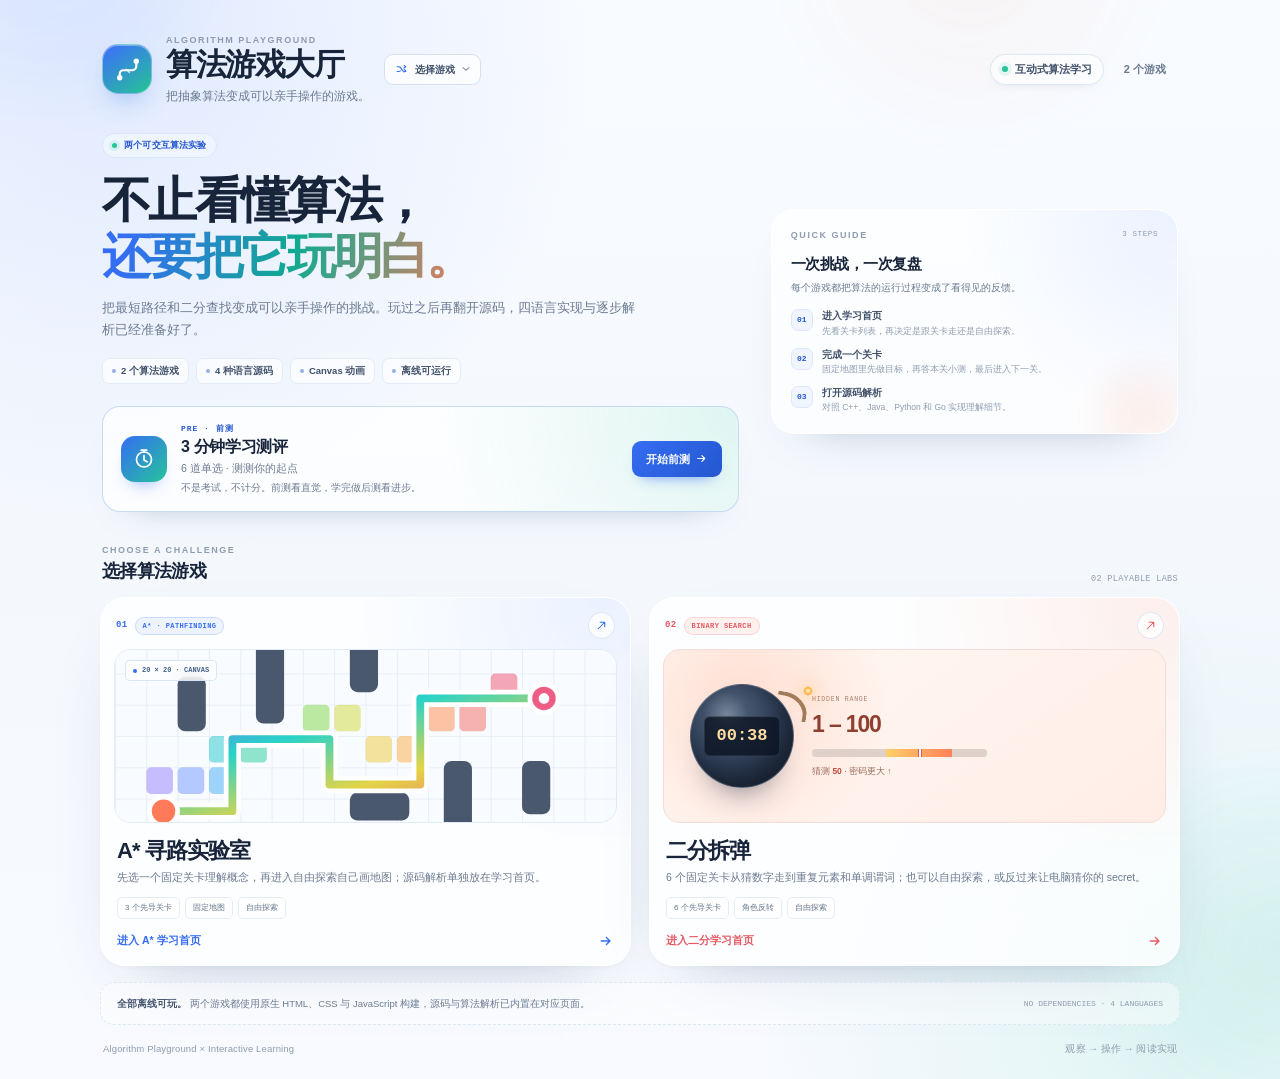
<file: index.html>
<!DOCTYPE html>
<html lang="zh-CN">
<head>
  <meta charset="UTF-8" />
  <meta name="viewport" content="width=device-width, initial-scale=1.0" />
  <meta name="description" content="算法游乐场：把 A* 寻路与二分查找变成可以亲手操作的小游戏，并阅读 C++ / Java / Python / Go 四种语言的源码解析。" />
  <meta name="theme-color" content="#f4f8fd" />
  <title>算法游戏大厅 · 算法游乐场</title>
  <link rel="icon" href="data:image/svg+xml,%3Csvg xmlns='http://www.w3.org/2000/svg' viewBox='0 0 32 32'%3E%3Crect width='32' height='32' rx='9' fill='%23356df3'/%3E%3Cpath d='M8 23v-3a4 4 0 0 1 4-4h8a4 4 0 0 0 4-4V8' fill='none' stroke='white' stroke-width='2.4' stroke-linecap='round'/%3E%3Ccircle cx='8' cy='23' r='2.4' fill='white'/%3E%3Ccircle cx='24' cy='8' r='2.4' fill='white'/%3E%3C/svg%3E" />
  <link rel="stylesheet" href="shared/base.css" />
  <link rel="stylesheet" href="shared/lobby.css" />
</head>
<body data-page="home" data-root=".">
  <div class="ambient ambient--blue" aria-hidden="true"></div>
  <div class="ambient ambient--mint" aria-hidden="true"></div>
  <div class="ambient ambient--coral" aria-hidden="true"></div>

  <main class="app lobby-app">
    <header id="siteHeader"></header>

    <section class="lobby-hero" aria-labelledby="lobbyHeading">
      <div class="hero-copy">
        <span class="hero-badge"><i aria-hidden="true"></i>两个可交互算法实验</span>
        <h2 class="hero-title" id="lobbyHeading">不止看懂算法，<br /><span>还要把它玩明白。</span></h2>
        <p class="hero-lead">把最短路径和二分查找变成可以亲手操作的挑战。玩过之后再翻开源码，四语言实现与逐步解析已经准备好了。</p>
        <div class="hero-chips" aria-label="平台特性">
          <span>2 个算法游戏</span>
          <span>4 种语言源码</span>
          <span>Canvas 动画</span>
          <span>离线可运行</span>
        </div>

        <div class="assessment-entry">
          <button class="assessment-entry-btn" id="assessmentOpenBtn" type="button" aria-haspopup="dialog" aria-controls="assessmentModal" aria-label="打开 3 分钟学习测评前测">
            <span class="assessment-entry-icon" aria-hidden="true">
              <svg viewBox="0 0 24 24" fill="none">
                <circle cx="12" cy="12.5" r="7.5" stroke="currentColor" stroke-width="1.7" />
                <path d="M12 8.6v4.4l3 1.8M9.3 3.2h5.4M12 3.2v1.8" stroke="currentColor" stroke-width="1.7" stroke-linecap="round" stroke-linejoin="round" />
              </svg>
            </span>
            <span class="assessment-entry-copy">
              <span class="assessment-entry-kicker" id="assessmentEntryKicker">PRE · 前测</span>
              <strong>3 分钟学习测评</strong>
              <span class="assessment-entry-hint" id="assessmentEntryHint">6 道单选 · 测测你的起点</span>
              <span class="assessment-entry-purpose">不是考试，不计分。前测看直觉，学完做后测看进步。</span>
            </span>
            <span class="assessment-entry-cta">
              <span id="assessmentEntryCta">开始前测</span>
              <svg viewBox="0 0 20 20" fill="none" aria-hidden="true">
                <path d="M4 10h11M10.5 5.5 15 10l-4.5 4.5" stroke="currentColor" stroke-width="1.7" stroke-linecap="round" stroke-linejoin="round" />
              </svg>
            </span>
          </button>
        </div>
      </div>

      <aside class="hero-guide">
        <div class="guide-head">
          <p class="kicker">QUICK GUIDE</p>
          <span>3 STEPS</span>
        </div>
        <h2>一次挑战，一次复盘</h2>
        <p>每个游戏都把算法的运行过程变成了看得见的反馈。</p>
        <ol class="guide-list">
          <li>
            <span class="guide-step">01</span>
            <div>
              <strong>进入学习首页</strong>
              <p>先看关卡列表，再决定是跟关卡走还是自由探索。</p>
            </div>
          </li>
          <li>
            <span class="guide-step">02</span>
            <div>
              <strong>完成一个关卡</strong>
              <p>固定地图里先做目标，再答本关小测，最后进入下一关。</p>
            </div>
          </li>
          <li>
            <span class="guide-step">03</span>
            <div>
              <strong>打开源码解析</strong>
              <p>对照 C++、Java、Python 和 Go 实现理解细节。</p>
            </div>
          </li>
        </ol>
      </aside>
    </section>

    <section class="lobby-games" aria-labelledby="selectionTitle">
      <header class="selection-head">
        <div>
          <p class="kicker">CHOOSE A CHALLENGE</p>
          <h2 id="selectionTitle">选择算法游戏</h2>
        </div>
        <span class="selection-count">02 PLAYABLE LABS</span>
      </header>

      <div class="game-card-grid">
        <a class="game-card game-card--astar" href="algorithms/astar/index.html" aria-label="进入 A* 学习首页">
          <div class="game-card-top">
            <span class="game-number">01</span>
            <span class="game-tag">A* · PATHFINDING</span>
            <span class="game-card-arrow" aria-hidden="true">
              <svg viewBox="0 0 20 20" fill="none">
                <path d="M5 15 15 5M8 5h7v7" stroke="currentColor" stroke-width="1.6" stroke-linecap="round" stroke-linejoin="round" />
              </svg>
            </span>
          </div>

          <div class="game-preview preview--astar" aria-hidden="true">
            <svg viewBox="0 0 320 160" preserveAspectRatio="xMidYMid slice">
              <defs>
                <pattern id="lobbyAstarGrid" width="20" height="20" patternUnits="userSpaceOnUse">
                  <path d="M20 0H0V20" fill="none" stroke="rgba(116, 142, 177, 0.14)" stroke-width="1" />
                </pattern>
                <linearGradient id="lobbyAstarRainbow" x1="0" y1="0" x2="1" y2="1">
                  <stop offset="0" stop-color="#7c5bff" />
                  <stop offset=".34" stop-color="#29d3c8" />
                  <stop offset=".65" stop-color="#e4d446" />
                  <stop offset="1" stop-color="#f1537a" />
                </linearGradient>
              </defs>
              <rect width="320" height="160" fill="#f8fbff" />
              <rect width="320" height="160" fill="url(#lobbyAstarGrid)" />
              <g opacity=".55">
                <rect x="20" y="100" width="17" height="17" rx="3" fill="#9d8cff" />
                <rect x="40" y="100" width="17" height="17" rx="3" fill="#7ea2ff" />
                <rect x="60" y="100" width="17" height="17" rx="3" fill="#55b6fa" />
                <rect x="60" y="80" width="17" height="17" rx="3" fill="#38cdd0" />
                <rect x="80" y="80" width="17" height="17" rx="3" fill="#3ad2a6" />
                <rect x="120" y="60" width="17" height="17" rx="3" fill="#8bdb57" />
                <rect x="140" y="60" width="17" height="17" rx="3" fill="#d5dd4d" />
                <rect x="160" y="80" width="17" height="17" rx="3" fill="#f0cd4f" />
                <rect x="180" y="80" width="17" height="17" rx="3" fill="#ffb454" />
                <rect x="200" y="60" width="17" height="17" rx="3" fill="#ff965a" />
                <rect x="220" y="60" width="17" height="17" rx="3" fill="#f47772" />
                <rect x="240" y="40" width="17" height="17" rx="3" fill="#f0617f" />
              </g>
              <g fill="#3b4a62" opacity=".92">
                <rect x="90" y="18" width="18" height="54" rx="5" />
                <rect x="150" y="18" width="18" height="34" rx="5" />
                <rect x="210" y="96" width="18" height="46" rx="5" />
                <rect x="260" y="96" width="18" height="34" rx="5" />
                <rect x="150" y="116" width="38" height="18" rx="5" />
                <rect x="40" y="42" width="18" height="35" rx="5" />
              </g>
              <path d="M31 128H75V82H137V111H195V56H274" fill="none" stroke="#fff" stroke-width="11" stroke-linecap="round" stroke-linejoin="round" />
              <path d="M31 128H75V82H137V111H195V56H274" fill="none" stroke="url(#lobbyAstarRainbow)" stroke-width="5" stroke-linecap="round" stroke-linejoin="round" />
              <circle cx="31" cy="128" r="9" fill="#ff7a59" stroke="#fff" stroke-width="3" />
              <circle cx="274" cy="56" r="9" fill="#ee5d86" stroke="#fff" stroke-width="3" />
              <circle cx="274" cy="56" r="3.4" fill="#fff" />
            </svg>
            <span class="preview-badge"><i aria-hidden="true"></i>20 × 20 · CANVAS</span>
          </div>

          <div class="game-card-body">
            <h3>A* 寻路实验室</h3>
            <p>先选一个固定关卡理解概念，再进入自由探索自己画地图；源码解析单独放在学习首页。</p>
            <div class="game-features">
              <span>3 个先导关卡</span>
              <span>固定地图</span>
              <span>自由探索</span>
            </div>
            <div class="game-card-footer">
              <span>进入 A* 学习首页</span>
              <svg viewBox="0 0 20 20" fill="none" aria-hidden="true">
                <path d="M4 10h11M10.5 5.5 15 10l-4.5 4.5" stroke="currentColor" stroke-width="1.7" stroke-linecap="round" stroke-linejoin="round" />
              </svg>
            </div>
          </div>
        </a>

        <a class="game-card game-card--binary" href="algorithms/binary-search/index.html" aria-label="进入二分学习首页">
          <div class="game-card-top">
            <span class="game-number">02</span>
            <span class="game-tag">BINARY SEARCH</span>
            <span class="game-card-arrow" aria-hidden="true">
              <svg viewBox="0 0 20 20" fill="none">
                <path d="M5 15 15 5M8 5h7v7" stroke="currentColor" stroke-width="1.6" stroke-linecap="round" stroke-linejoin="round" />
              </svg>
            </span>
          </div>

          <div class="game-preview preview--binary" aria-hidden="true">
            <div class="mini-bomb">
              <span class="mini-bomb-time">00:38</span>
            </div>
            <div class="mini-binary-info">
              <span class="mini-label">HIDDEN RANGE</span>
              <strong>1 – 100</strong>
              <div class="mini-binary-bar">
                <span></span>
                <span></span>
                <span></span>
              </div>
              <p class="mini-binary-hint">猜测 <span>50</span> · 密码更大 ↑</p>
            </div>
          </div>

          <div class="game-card-body">
            <h3>二分拆弹</h3>
            <p>6 个固定关卡从猜数字走到重复元素和单调谓词；也可以自由探索，或反过来让电脑猜你的 secret。</p>
            <div class="game-features">
              <span>6 个先导关卡</span>
              <span>角色反转</span>
              <span>自由探索</span>
            </div>
            <div class="game-card-footer">
              <span>进入二分学习首页</span>
              <svg viewBox="0 0 20 20" fill="none" aria-hidden="true">
                <path d="M4 10h11M10.5 5.5 15 10l-4.5 4.5" stroke="currentColor" stroke-width="1.7" stroke-linecap="round" stroke-linejoin="round" />
              </svg>
            </div>
          </div>
        </a>
      </div>
    </section>

    <div class="lobby-note">
      <p><strong>全部离线可玩。</strong> 两个游戏都使用原生 HTML、CSS 与 JavaScript 构建，源码与算法解析已内置在对应页面。</p>
      <span>NO DEPENDENCIES · 4 LANGUAGES</span>
    </div>

    <footer class="page-footer">
      <span>Algorithm Playground × Interactive Learning</span>
      <span>观察 → 操作 → 阅读实现</span>
    </footer>
  </main>

  <div class="assessment-backdrop" id="assessmentBackdrop" hidden></div>
  <section class="assessment-modal" id="assessmentModal" role="dialog" aria-modal="true" aria-labelledby="assessmentTitle" aria-describedby="assessmentLead" hidden>
    <header class="assessment-head">
      <div class="assessment-head-copy">
        <p class="kicker">LEARNING CHECK · 3 MIN</p>
        <h2 id="assessmentTitle">3 分钟学习测评</h2>
        <p class="assessment-lead" id="assessmentLead">6 道单选，覆盖 A* 与二分查找；完成后查看分数、逐题解析和前后提升。</p>
      </div>
      <button class="assessment-close" id="assessmentCloseBtn" type="button" aria-label="关闭学习测评">
        <svg viewBox="0 0 20 20" fill="none" aria-hidden="true">
          <path d="M5 5l10 10M15 5 5 15" stroke="currentColor" stroke-width="1.8" stroke-linecap="round" />
        </svg>
      </button>
    </header>

    <div class="assessment-body" id="assessmentBody">
      <section class="assessment-screen assessment-quiz" id="assessmentQuizScreen" aria-label="测评题目">
        <div class="assessment-quiz-meta">
          <span class="assessment-mode-pill" id="assessmentModePill">前测 · PRE</span>
          <span class="assessment-question-counter" id="assessmentQuestionCounter">第 1 / 6 题</span>
          <span class="assessment-storage-flag" id="assessmentStorageFlag" hidden>存储不可用</span>
        </div>
        <div class="assessment-progress" aria-hidden="true"><span id="assessmentProgressBar"></span></div>
        <h3 class="assessment-question" id="assessmentQuestionText" tabindex="-1"></h3>
        <div class="assessment-options" id="assessmentOptions" role="radiogroup" aria-labelledby="assessmentQuestionText"></div>
        <p class="assessment-quiz-note">选择后点“下一题”；最后一题交卷后显示逐题反馈。Esc 可随时关闭。</p>
        <div class="assessment-actions">
          <span class="assessment-step-hint" id="assessmentStepHint">还有 5 题</span>
          <button class="assessment-primary" id="assessmentNextBtn" type="button" disabled>下一题</button>
        </div>
      </section>

      <section class="assessment-screen assessment-report-screen" id="assessmentReportScreen" aria-label="测评报告" hidden>
        <div id="assessmentReport"></div>
        <div class="assessment-actions" id="assessmentReportActions"></div>
      </section>
    </div>
  </section>

  <script src="shared/shell.js" defer></script>
  <script>
    (() => {
      'use strict';

      const STORAGE_KEY = 'algorithm-playground.assessment.v1';
      const MAX_SCORE = 6;

      const QUESTIONS = [
        {
          text: 'A* 寻路中，节点的 f 值等于什么？',
          options: ['g + h', 'g × h', 'h − g', 'g − h'],
          answer: 0,
          why: 'f(n) = g(n) + h(n)：g 是从起点到当前点的实际代价，h 是到终点的估计代价。A* 每次优先扩展 f 最小的节点，同时考虑“已经走了多少”和“看起来还差多少”。'
        },
        {
          text: '在 A* 里把启发权重 w 调大，路径一定更短吗？',
          options: ['一定更短', '不一定，可能不再是当前最短', '一定不变', '路径长度与 w 完全无关'],
          answer: 1,
          why: '加权 A* 常用 f = g + w·h。w 变大后更看重估计值 h，通常会扩展更少节点、跑得更快，但启发式可能不再可采纳，因此不再保证找到最短路径。'
        },
        {
          text: '在 1–100 中二分查找一个数，最坏需要几次？',
          options: ['5 次', '6 次', '7 次', '10 次'],
          answer: 2,
          why: '每次猜测把候选范围大约减半：100 → 50 → 25 → 13 → 7 → 4 → 2 → 1，最多 7 次就能缩到 1 个数。也可以记作 ⌈log₂100⌉ = 7。'
        },
        {
          text: '二分猜数猜了 50，提示“太小”，新区间是？',
          options: ['1–49', '1–50', '51–100', '50–100'],
          answer: 2,
          why: '提示“太小”说明密码大于 50，因此 low = mid + 1 = 51，新区间是 51–100；50 本身已经不可能是答案。'
        },
        {
          text: '在有序数组中找第一个 2，若 mid 恰好命中 2，high 应怎样更新？',
          options: ['high = mid', 'high = mid − 1', 'low = mid + 1', '立即返回 mid'],
          answer: 0,
          why: '要找第一个 2，命中后不能立刻返回：把 high = mid，保留 mid 继续向左侧收缩，最终 low 会停在第一个 2 的位置。'
        },
        {
          text: '容量越大越容易撑过 8 小时。能二分搜索最小容量的关键原因是？',
          options: ['容量组合是随机的', '可行性具有单调性', '容量越小耗时越短', '只能从小到大枚举'],
          answer: 1,
          why: '如果容量 c 能撑过 8 小时，那么任何更大的容量也一定能撑过，可行性随容量单调变化。因此可以二分“最小可行容量”，不必逐个枚举。'
        }
      ];

      const MODE_TEXT = { pre: '前测 · PRE', post: '后测 · POST' };

      const ui = {
        openBtn: document.getElementById('assessmentOpenBtn'),
        entryKicker: document.getElementById('assessmentEntryKicker'),
        entryHint: document.getElementById('assessmentEntryHint'),
        entryCta: document.getElementById('assessmentEntryCta'),
        modal: document.getElementById('assessmentModal'),
        backdrop: document.getElementById('assessmentBackdrop'),
        closeBtn: document.getElementById('assessmentCloseBtn'),
        body: document.getElementById('assessmentBody'),
        quizScreen: document.getElementById('assessmentQuizScreen'),
        reportScreen: document.getElementById('assessmentReportScreen'),
        modePill: document.getElementById('assessmentModePill'),
        counter: document.getElementById('assessmentQuestionCounter'),
        storageFlag: document.getElementById('assessmentStorageFlag'),
        progressBar: document.getElementById('assessmentProgressBar'),
        questionText: document.getElementById('assessmentQuestionText'),
        options: document.getElementById('assessmentOptions'),
        nextBtn: document.getElementById('assessmentNextBtn'),
        stepHint: document.getElementById('assessmentStepHint'),
        report: document.getElementById('assessmentReport'),
        reportActions: document.getElementById('assessmentReportActions')
      };

      if (Object.values(ui).some((node) => !node)) return;

      const pageRoot = document.querySelector('.lobby-app');
      let memoryState = null;
      let storageFailed = false;
      let lastFocused = null;
      let quiz = { mode: 'pre', index: 0, answers: [] };

      const letterFor = (index) => (
        Number.isInteger(index) && index >= 0 ? String.fromCharCode(65 + index) : '—'
      );

      function normalizeResult(raw) {
        if (!raw || typeof raw !== 'object' || !Array.isArray(raw.answers)) return null;
        const answers = QUESTIONS.map((question, index) => {
          const value = raw.answers[index];
          return Number.isInteger(value) && value >= 0 && value < question.options.length ? value : null;
        });
        const score = answers.reduce(
          (sum, answer, index) => sum + (answer === QUESTIONS[index].answer ? 1 : 0),
          0
        );
        return {
          score,
          answers,
          at: typeof raw.at === 'string' ? raw.at : ''
        };
      }

      function normalizeState(raw) {
        const state = {};
        if (!raw || typeof raw !== 'object') return state;
        const pre = normalizeResult(raw.pre);
        const post = normalizeResult(raw.post);
        if (pre) state.pre = pre;
        if (post && pre) state.post = post;
        return state;
      }

      function getState() {
        if (memoryState) return memoryState;
        let rawValue = null;
        try {
          rawValue = window.localStorage.getItem(STORAGE_KEY);
        } catch (error) {
          storageFailed = true;
        }
        let parsed = null;
        if (rawValue) {
          try {
            parsed = JSON.parse(rawValue);
          } catch (error) {
            parsed = null;
          }
        }
        memoryState = normalizeState(parsed);
        return memoryState;
      }

      function syncStorageFlag() {
        ui.storageFlag.hidden = !storageFailed;
      }

      function persistState(nextState) {
        memoryState = nextState;
        try {
          window.localStorage.setItem(STORAGE_KEY, JSON.stringify(nextState));
          storageFailed = false;
        } catch (error) {
          storageFailed = true;
        }
        syncStorageFlag();
        return !storageFailed;
      }

      function refreshEntry() {
        const state = getState();
        if (!state.pre) {
          ui.entryKicker.textContent = 'PRE · 前测';
          ui.entryHint.textContent = '6 道单选 · 测测你的起点';
          ui.entryCta.textContent = '开始前测';
          ui.openBtn.setAttribute('aria-label', '打开 3 分钟学习测评前测');
        } else if (!state.post) {
          ui.entryKicker.textContent = 'POST · 后测';
          ui.entryHint.textContent = `前测 ${state.pre.score} / ${MAX_SCORE} · 看看现在进步多少`;
          ui.entryCta.textContent = '开始后测';
          ui.openBtn.setAttribute('aria-label', '打开 3 分钟学习测评后测');
        } else {
          ui.entryKicker.textContent = 'REPORT · 学习报告';
          ui.entryHint.textContent = `前测 ${state.pre.score} / ${MAX_SCORE} → 后测 ${state.post.score} / ${MAX_SCORE}`;
          ui.entryCta.textContent = '查看报告';
          ui.openBtn.setAttribute('aria-label', '打开 3 分钟学习测评报告');
        }
      }

      function renderQuestion(moveFocus) {
        const question = QUESTIONS[quiz.index];
        ui.modePill.textContent = MODE_TEXT[quiz.mode];
        ui.counter.textContent = `第 ${quiz.index + 1} / ${QUESTIONS.length} 题`;
        ui.progressBar.style.width = `${((quiz.index + 1) / QUESTIONS.length) * 100}%`;
        ui.questionText.textContent = question.text;
        ui.options.innerHTML = question.options.map((option, index) => {
          const checked = quiz.answers[quiz.index] === index;
          return `<label class="assessment-option${checked ? ' is-selected' : ''}">
            <input type="radio" name="assessmentOption" value="${index}"${checked ? ' checked' : ''} />
            <span class="assessment-option-key" aria-hidden="true">${letterFor(index)}</span>
            <span class="assessment-option-text">${option}</span>
          </label>`;
        }).join('');
        ui.nextBtn.disabled = quiz.answers[quiz.index] === null;
        ui.nextBtn.textContent = quiz.index === QUESTIONS.length - 1 ? '交卷看报告' : '下一题';
        const remaining = QUESTIONS.length - quiz.index - 1;
        ui.stepHint.textContent = remaining > 0 ? `还有 ${remaining} 题` : '最后一题，交卷后查看逐题解析';
        ui.body.scrollTop = 0;
        syncStorageFlag();
        if (moveFocus) ui.questionText.focus({ preventScroll: true });
      }

      function startQuiz(mode) {
        quiz = { mode, index: 0, answers: Array(QUESTIONS.length).fill(null) };
        ui.reportScreen.hidden = true;
        ui.quizScreen.hidden = false;
        ui.report.innerHTML = '';
        ui.reportActions.innerHTML = '';
        renderQuestion(true);
      }

      function nextQuestion() {
        if (quiz.answers[quiz.index] === null) return;
        if (quiz.index < QUESTIONS.length - 1) {
          quiz.index += 1;
          renderQuestion(true);
          return;
        }
        finishQuiz();
      }

      function finishQuiz() {
        const answers = quiz.answers.slice();
        const score = answers.reduce(
          (sum, answer, index) => sum + (answer === QUESTIONS[index].answer ? 1 : 0),
          0
        );
        const result = { score, answers, at: new Date().toISOString() };
        const nextState = Object.assign({}, getState());
        nextState[quiz.mode] = result;
        persistState(nextState);
        refreshEntry();
        renderReport(quiz.mode, true);
      }

      function renderReport(focusKey, justCompleted) {
        const state = getState();
        const pre = state.pre;
        const post = state.post;
        const focusIsPost = focusKey === 'post' && Boolean(post);
        const result = focusIsPost ? post : pre;
        if (!result) {
          startQuiz(pre ? 'post' : 'pre');
          return;
        }

        const delta = pre && post ? post.score - pre.score : null;
        const deltaClass = delta > 0 ? 'is-up' : delta < 0 ? 'is-down' : 'is-flat';
        const deltaText = delta > 0
          ? `较前测 +${delta} 题`
          : delta < 0
            ? `较前测 −${Math.abs(delta)} 题`
            : '较前测持平';
        const modeLabel = focusIsPost ? 'POST-TEST · 后测报告' : 'PRE-TEST · 前测报告';
        const titleText = focusIsPost ? (justCompleted ? '后测完成' : '学习报告') : '前测完成';
        let lead;
        if (!post) {
          lead = `这是你的起点：${pre.score} / ${MAX_SCORE}。先去两个游戏里试试，再回来完成后测，这里会显示前后提升。`;
        } else if (delta > 0) {
          lead = `前测 ${pre.score} / ${MAX_SCORE} → 后测 ${post.score} / ${MAX_SCORE}，提升 ${delta} 题。带着解析再玩一遍算法，会更稳。`;
        } else if (delta === 0) {
          lead = `前测 ${pre.score} / ${MAX_SCORE} → 后测 ${post.score} / ${MAX_SCORE}，分数持平。逐题看完解析，再重测后测试试。`;
        } else {
          lead = `前测 ${pre.score} / ${MAX_SCORE} → 后测 ${post.score} / ${MAX_SCORE}，这次少了 ${Math.abs(delta)} 题。先复盘解析，再重测后测。`;
        }

        const compareRows = [
          `<div class="assessment-compare-row is-pre">
            <span>前测</span>
            <span class="assessment-compare-track"><i style="width:${(pre.score / MAX_SCORE) * 100}%"></i></span>
            <b>${pre.score} / ${MAX_SCORE}</b>
          </div>`,
          post
            ? `<div class="assessment-compare-row is-post">
                <span>后测</span>
                <span class="assessment-compare-track"><i style="width:${(post.score / MAX_SCORE) * 100}%"></i></span>
                <b>${post.score} / ${MAX_SCORE}</b>
              </div>`
            : `<div class="assessment-compare-row is-pending">
                <span>后测</span>
                <span class="assessment-compare-track"><i style="width:0"></i></span>
                <b>待完成</b>
              </div>`
        ].join('');

        const review = QUESTIONS.map((question, index) => {
          const chosen = result.answers[index];
          const correct = chosen === question.answer;
          const chips = [];
          if (pre) {
            chips.push(`<span class="assessment-answer-chip ${pre.answers[index] === question.answer ? 'is-correct' : 'is-wrong'}">前测 ${letterFor(pre.answers[index])} ${pre.answers[index] === question.answer ? '✓' : '✗'}</span>`);
          }
          if (post) {
            chips.push(`<span class="assessment-answer-chip ${post.answers[index] === question.answer ? 'is-correct' : 'is-wrong'}">后测 ${letterFor(post.answers[index])} ${post.answers[index] === question.answer ? '✓' : '✗'}</span>`);
          }
          const chosenText = chosen === null ? '未作答' : `${letterFor(chosen)} · ${question.options[chosen]}`;
          return `<li class="assessment-review ${correct ? 'is-correct' : 'is-wrong'}">
            <div class="assessment-review-head">
              <span class="assessment-review-number">Q${index + 1}</span>
              <h4>${question.text}</h4>
              <span class="assessment-review-mark" aria-label="${correct ? '答对' : '答错'}">${correct ? '✓' : '✗'}</span>
            </div>
            <div class="assessment-review-tags">${chips.join('')}</div>
            <p class="assessment-review-line"><strong>本次选择：</strong>${chosenText}</p>
            <p class="assessment-review-line"><strong>正确答案：</strong>${letterFor(question.answer)} · ${question.options[question.answer]}</p>
            <p class="assessment-review-why"><span>为什么</span>${question.why}</p>
          </li>`;
        }).join('');

        const storageNote = storageFailed
          ? '<p class="assessment-storage-note" role="status">本地存储不可用：本次结果只在当前页面内有效，刷新后会丢失。</p>'
          : '';

        ui.report.innerHTML = `
          <div class="assessment-report-head">
            <div class="assessment-report-copy">
              <p class="kicker">${modeLabel}</p>
              <div class="assessment-report-title-row">
                <h3 class="assessment-report-title" tabindex="-1">${titleText}</h3>
                ${delta !== null ? `<span class="assessment-delta ${deltaClass}">${deltaText}</span>` : ''}
              </div>
              <p class="assessment-report-lead">${lead}</p>
            </div>
            <div class="assessment-score-badge ${focusIsPost ? 'is-post' : 'is-pre'}" aria-label="${focusIsPost ? '后测' : '前测'}得分 ${result.score} 分，共 ${MAX_SCORE} 分">
              <strong>${result.score}</strong><span>/ ${MAX_SCORE}</span>
            </div>
          </div>
          <div class="assessment-compare" aria-label="前测与后测对比">${compareRows}</div>
          <ol class="assessment-review-list">${review}</ol>
          ${storageNote}
        `;

        ui.reportActions.innerHTML = post
          ? `<button class="assessment-secondary" type="button" data-assessment-action="close">关闭</button>
             <button class="assessment-primary" type="button" data-assessment-action="retake-post">重新测一次后测</button>`
          : `<button class="assessment-secondary" type="button" data-assessment-action="close">返回大厅</button>
             <button class="assessment-primary" type="button" data-assessment-action="start-post">开始后测</button>`;

        ui.quizScreen.hidden = true;
        ui.reportScreen.hidden = false;
        ui.body.scrollTop = 0;
        syncStorageFlag();
        const reportTitle = ui.report.querySelector('.assessment-report-title');
        if (reportTitle) reportTitle.focus({ preventScroll: true });
      }

      function openModal() {
        lastFocused = document.activeElement;
        const state = getState();
        ui.backdrop.hidden = false;
        ui.modal.hidden = false;
        document.body.classList.add('assessment-open');
        if (pageRoot) pageRoot.inert = true;
        ui.body.scrollTop = 0;
        if (state.pre && state.post) {
          renderReport('post', false);
        } else {
          startQuiz(state.pre ? 'post' : 'pre');
        }
        syncStorageFlag();
        window.requestAnimationFrame(() => {
          if (!ui.modal.contains(document.activeElement)) {
            ui.closeBtn.focus({ preventScroll: true });
          }
        });
      }

      function closeModal() {
        if (ui.modal.hidden) return;
        ui.modal.hidden = true;
        ui.backdrop.hidden = true;
        document.body.classList.remove('assessment-open');
        if (pageRoot) pageRoot.inert = false;
        refreshEntry();
        const canRestore = lastFocused
          && lastFocused.isConnected
          && lastFocused !== document.body
          && lastFocused !== document.documentElement;
        const target = canRestore ? lastFocused : ui.openBtn;
        target.focus({ preventScroll: true });
      }

      function tabbableElements() {
        const nodes = Array.from(ui.modal.querySelectorAll(
          'button:not([disabled]), input:not([disabled]), a[href], [tabindex]:not([tabindex="-1"])'
        ));
        return nodes.filter((node) => {
          if (node.closest('[hidden]')) return false;
          if (node.type === 'radio') {
            const group = Array.from(ui.modal.querySelectorAll('input[type="radio"]'));
            const checked = group.find((radio) => radio.checked);
            return checked ? node === checked : node === group[0];
          }
          return node.getClientRects().length > 0;
        });
      }

      ui.openBtn.addEventListener('click', openModal);
      ui.closeBtn.addEventListener('click', closeModal);
      ui.backdrop.addEventListener('click', closeModal);
      ui.nextBtn.addEventListener('click', nextQuestion);

      ui.options.addEventListener('change', (event) => {
        const input = event.target;
        if (!input || input.name !== 'assessmentOption') return;
        quiz.answers[quiz.index] = Number(input.value);
        Array.from(ui.options.querySelectorAll('.assessment-option')).forEach((label) => {
          label.classList.toggle('is-selected', label.contains(input));
        });
        ui.nextBtn.disabled = false;
      });

      ui.reportActions.addEventListener('click', (event) => {
        const actionButton = event.target.closest('[data-assessment-action]');
        if (!actionButton) return;
        const action = actionButton.getAttribute('data-assessment-action');
        if (action === 'close') {
          closeModal();
        } else if (action === 'start-post' || action === 'retake-post') {
          startQuiz('post');
        }
      });

      document.addEventListener('keydown', (event) => {
        if (ui.modal.hidden) return;
        if (event.key === 'Escape') {
          event.preventDefault();
          closeModal();
          return;
        }
        if (event.key !== 'Tab') return;

        const items = tabbableElements();
        if (!items.length) {
          event.preventDefault();
          ui.closeBtn.focus();
          return;
        }

        const active = document.activeElement;
        let index = items.indexOf(active);
        if (index === -1 && active && active.type === 'radio') {
          const representative = items.find((node) => node.type === 'radio' && node.name === active.name);
          if (representative) index = items.indexOf(representative);
        }
        if (index === -1) {
          if (!ui.modal.contains(active)) {
            event.preventDefault();
            (event.shiftKey ? items[items.length - 1] : items[0]).focus();
          }
          return;
        }
        if (event.shiftKey && index === 0) {
          event.preventDefault();
          items[items.length - 1].focus();
        } else if (!event.shiftKey && index === items.length - 1) {
          event.preventDefault();
          items[0].focus();
        }
      });

      refreshEntry();
      syncStorageFlag();
    })();
  </script>
</body>
</html>
</file>
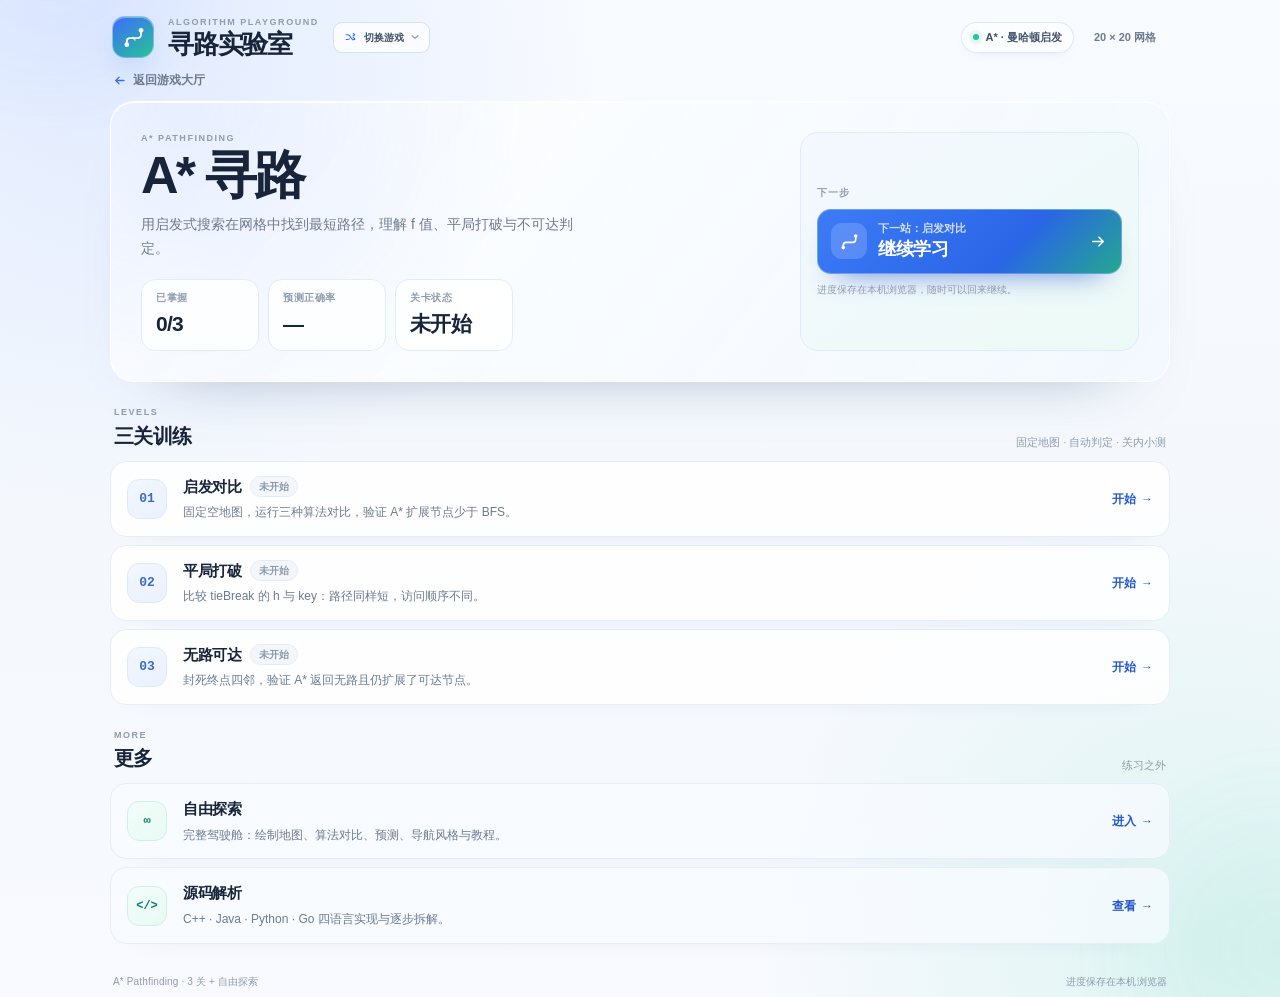
<file: algorithms/astar/index.html>
<!DOCTYPE html>
<html lang="zh-CN">
<head>
  <meta charset="UTF-8" />
  <meta name="viewport" content="width=device-width, initial-scale=1.0" />
  <meta name="description" content="A* 寻路算法首页：三关固定地图练习、自由探索驾驶舱与四语言源码解析。用启发式搜索理解 f 值、平局打破与不可达判定。" />
  <meta name="theme-color" content="#f4f8fd" />
  <title>A* 寻路 · 算法首页</title>
  <link rel="icon" href="data:image/svg+xml,%3Csvg xmlns='http://www.w3.org/2000/svg' viewBox='0 0 32 32'%3E%3Crect width='32' height='32' rx='9' fill='%23356df3'/%3E%3Cpath d='M8 23v-3a4 4 0 0 1 4-4h8a4 4 0 0 0 4-4V8' fill='none' stroke='white' stroke-width='2.4' stroke-linecap='round'/%3E%3Ccircle cx='8' cy='23' r='2.4' fill='white'/%3E%3Ccircle cx='24' cy='8' r='2.4' fill='white'/%3E%3C/svg%3E" />
  <link rel="stylesheet" href="../../shared/base.css" />
  <link rel="stylesheet" href="astar.css" />
</head>
<body data-page="astar" data-root="../.." data-view="home">
  <div class="ambient ambient--blue" aria-hidden="true"></div>
  <div class="ambient ambient--mint" aria-hidden="true"></div>

  <main class="app algo-home">
    <header id="siteHeader"></header>

    <a class="home-back" href="../../index.html">
      <svg viewBox="0 0 20 20" fill="none" aria-hidden="true">
        <path d="M16 10H5M9.5 5.5 5 10l4.5 4.5" stroke="currentColor" stroke-width="1.7" stroke-linecap="round" stroke-linejoin="round" />
      </svg>
      返回游戏大厅
    </a>

    <section class="algo-hero" aria-labelledby="astarHomeTitle">
      <div class="algo-hero-main">
        <p class="kicker">A* PATHFINDING</p>
        <h1 id="astarHomeTitle">A* 寻路</h1>
        <p class="algo-goal">用启发式搜索在网格中找到最短路径，理解 f 值、平局打破与不可达判定。</p>
        <div class="algo-stats" aria-label="学习进度">
          <div class="algo-stat">
            <span>已掌握</span>
            <strong id="masteredCount">0/3</strong>
          </div>
          <div class="algo-stat">
            <span>预测正确率</span>
            <strong id="predictionAccuracy">—</strong>
          </div>
          <div class="algo-stat">
            <span>关卡状态</span>
            <strong id="progressSummary">未开始</strong>
          </div>
        </div>
      </div>

      <div class="algo-hero-cta">
        <p class="algo-cta-label">下一步</p>
        <a class="home-continue" id="continueBtn" href="play.html?level=heuristic">
          <span class="home-continue-icon" aria-hidden="true">
            <svg viewBox="0 0 22 22" fill="none">
              <path d="M4.5 17.2v-2.4c0-1.6 1.3-2.9 2.9-2.9h6.9c1.8 0 3.2-1.4 3.2-3.2V5.5" stroke="currentColor" stroke-width="1.7" stroke-linecap="round" />
              <circle cx="4.5" cy="17.4" r="1.9" fill="currentColor" />
              <circle cx="17.5" cy="5.2" r="1.9" fill="currentColor" />
            </svg>
          </span>
          <span class="home-continue-copy">
            <small id="continueHint">下一站：启发对比</small>
            <strong>继续学习</strong>
          </span>
          <svg class="home-continue-arrow" viewBox="0 0 20 20" fill="none" aria-hidden="true">
            <path d="M4 10h11M10.5 5.5 15 10l-4.5 4.5" stroke="currentColor" stroke-width="1.7" stroke-linecap="round" stroke-linejoin="round" />
          </svg>
        </a>
        <p class="algo-cta-note">进度保存在本机浏览器，随时可以回来继续。</p>
      </div>
    </section>

    <section class="algo-section" aria-labelledby="levelsTitle">
      <header class="algo-section-head">
        <div>
          <p class="kicker">LEVELS</p>
          <h2 id="levelsTitle">三关训练</h2>
        </div>
        <span class="algo-section-note">固定地图 · 自动判定 · 关内小测</span>
      </header>

      <div class="algo-rows">
        <a class="algo-row" data-level-row="heuristic" href="play.html?level=heuristic">
          <span class="algo-row-index" aria-hidden="true">01</span>
          <span class="algo-row-main">
            <span class="algo-row-head">
              <strong>启发对比</strong>
              <span class="algo-row-badge" data-badge data-state="idle">未开始</span>
            </span>
            <span class="algo-row-goal">固定空地图，运行三种算法对比，验证 A* 扩展节点少于 BFS。</span>
          </span>
          <span class="algo-row-action" data-action>开始 <span aria-hidden="true">→</span></span>
        </a>

        <a class="algo-row" data-level-row="tiebreak" href="play.html?level=tiebreak">
          <span class="algo-row-index" aria-hidden="true">02</span>
          <span class="algo-row-main">
            <span class="algo-row-head">
              <strong>平局打破</strong>
              <span class="algo-row-badge" data-badge data-state="idle">未开始</span>
            </span>
            <span class="algo-row-goal">比较 tieBreak 的 h 与 key：路径同样短，访问顺序不同。</span>
          </span>
          <span class="algo-row-action" data-action>开始 <span aria-hidden="true">→</span></span>
        </a>

        <a class="algo-row" data-level-row="unreachable" href="play.html?level=unreachable">
          <span class="algo-row-index" aria-hidden="true">03</span>
          <span class="algo-row-main">
            <span class="algo-row-head">
              <strong>无路可达</strong>
              <span class="algo-row-badge" data-badge data-state="idle">未开始</span>
            </span>
            <span class="algo-row-goal">封死终点四邻，验证 A* 返回无路且仍扩展了可达节点。</span>
          </span>
          <span class="algo-row-action" data-action>开始 <span aria-hidden="true">→</span></span>
        </a>
      </div>
    </section>

    <section class="algo-section" aria-labelledby="moreTitle">
      <header class="algo-section-head">
        <div>
          <p class="kicker">MORE</p>
          <h2 id="moreTitle">更多</h2>
        </div>
        <span class="algo-section-note">练习之外</span>
      </header>

      <div class="algo-rows algo-rows--more">
        <a class="algo-row" href="play.html?mode=custom">
          <span class="algo-row-index algo-row-index--text" aria-hidden="true">∞</span>
          <span class="algo-row-main">
            <span class="algo-row-head"><strong>自由探索</strong></span>
            <span class="algo-row-goal">完整驾驶舱：绘制地图、算法对比、预测、导航风格与教程。</span>
          </span>
          <span class="algo-row-action">进入 <span aria-hidden="true">→</span></span>
        </a>

        <a class="algo-row" href="play.html?docs=1">
          <span class="algo-row-index algo-row-index--text" aria-hidden="true">&lt;/&gt;</span>
          <span class="algo-row-main">
            <span class="algo-row-head"><strong>源码解析</strong></span>
            <span class="algo-row-goal">C++ · Java · Python · Go 四语言实现与逐步拆解。</span>
          </span>
          <span class="algo-row-action">查看 <span aria-hidden="true">→</span></span>
        </a>
      </div>
    </section>

    <footer class="page-footer">
      <span>A* Pathfinding · 3 关 + 自由探索</span>
      <span>进度保存在本机浏览器</span>
    </footer>
  </main>

  <script src="../../shared/shell.js" defer></script>
  <script src="../../shared/progress.js" defer></script>
  <script>
    window.addEventListener('DOMContentLoaded', () => {
      const LEVEL_IDS = ['heuristic', 'tiebreak', 'unreachable'];
      const LABELS = {
        idle: { badge: '未开始', action: '开始' },
        progress: { badge: '进行中', action: '继续' },
        quiz: { badge: '待小测', action: '去小测' },
        mastered: { badge: '已掌握', action: '复习' }
      };

      function readRecords() {
        try {
          if (window.ProgressStore && typeof window.ProgressStore.getLevels === 'function') {
            return window.ProgressStore.getLevels('astar') || {};
          }
        } catch (error) {
          console.warn('关卡进度读取失败：', error);
        }
        return {};
      }

      function readStats() {
        try {
          if (window.ProgressStore && typeof window.ProgressStore.get === 'function') {
            return window.ProgressStore.get('astar') || null;
          }
        } catch (error) {
          console.warn('预测进度读取失败：', error);
        }
        return null;
      }

      function stateFor(record) {
        const item = record || {};
        if (item.quizCorrect) return 'mastered';
        if (item.passed) return 'quiz';
        if (Number(item.attempts) > 0) return 'progress';
        return 'idle';
      }

      const records = readRecords();
      const rows = Array.from(document.querySelectorAll('[data-level-row]'));

      rows.forEach((row) => {
        const levelId = row.dataset.levelRow;
        const record = records[levelId] || {};
        const status = stateFor(record);
        const labels = LABELS[status];
        const badge = row.querySelector('[data-badge]');
        const action = row.querySelector('[data-action]');

        row.dataset.status = status;
        if (badge) {
          badge.textContent = labels.badge;
          badge.dataset.state = status;
        }
        if (action) {
          action.innerHTML = `${labels.action} <span aria-hidden="true">→</span>`;
        }
      });

      const masteredCount = LEVEL_IDS.filter(
        (levelId) => records[levelId] && records[levelId].quizCorrect
      ).length;
      const masteredEl = document.getElementById('masteredCount');
      if (masteredEl) masteredEl.textContent = `${masteredCount}/3`;

      const stats = readStats();
      const predictions = stats && stats.predictions ? stats.predictions : {};
      const attempts = Number(predictions.attempts) || 0;
      const correct = Number(predictions.correct) || 0;
      const accuracyEl = document.getElementById('predictionAccuracy');
      if (accuracyEl) {
        if (attempts > 0) {
          const accuracy = Math.round((correct / attempts) * 1000) / 10;
          accuracyEl.textContent = `${accuracy}%`;
          accuracyEl.title = `${correct}/${attempts} 次预测正确`;
        } else {
          accuracyEl.textContent = '—';
          accuracyEl.title = '还没有预测记录';
        }
      }

      const pending = LEVEL_IDS.find(
        (levelId) => records[levelId] && records[levelId].passed && !records[levelId].quizCorrect
      );
      const pendingCount = LEVEL_IDS.filter(
        (levelId) => records[levelId] && records[levelId].passed && !records[levelId].quizCorrect
      ).length;
      const inProgress = LEVEL_IDS.find((levelId) => {
        const record = records[levelId] || {};
        return !record.passed && Number(record.attempts) > 0;
      });
      const nextUnmastered = LEVEL_IDS.find(
        (levelId) => !(records[levelId] && records[levelId].quizCorrect)
      );

      const progressEl = document.getElementById('progressSummary');
      if (progressEl) {
        if (masteredCount >= LEVEL_IDS.length) {
          progressEl.textContent = '全部掌握';
        } else if (pending) {
          progressEl.textContent = `有 ${pendingCount} 关待小测`;
        } else if (inProgress) {
          progressEl.textContent = '进行中';
        } else {
          progressEl.textContent = '未开始';
        }
      }

      const names = {
        heuristic: '启发对比',
        tiebreak: '平局打破',
        unreachable: '无路可达'
      };
      const continueBtn = document.getElementById('continueBtn');
      const continueHint = document.getElementById('continueHint');
      if (!continueBtn || !continueHint) return;

      let target = null;
      let hint = '';
      let href = 'play.html?mode=custom';

      if (pending) {
        target = pending;
        hint = `去小测：${names[pending] || pending}`;
        href = `play.html?level=${pending}`;
      } else if (inProgress) {
        target = inProgress;
        hint = `继续：${names[inProgress] || inProgress}`;
        href = `play.html?level=${inProgress}`;
      } else if (nextUnmastered) {
        target = nextUnmastered;
        hint = `下一站：${names[nextUnmastered] || nextUnmastered}`;
        href = `play.html?level=${nextUnmastered}`;
      } else {
        hint = '三关已掌握，去自由探索';
      }

      continueBtn.href = href;
      continueBtn.dataset.level = target || 'custom';
      continueHint.textContent = hint;
    });
  </script>
</body>
</html>
</file>
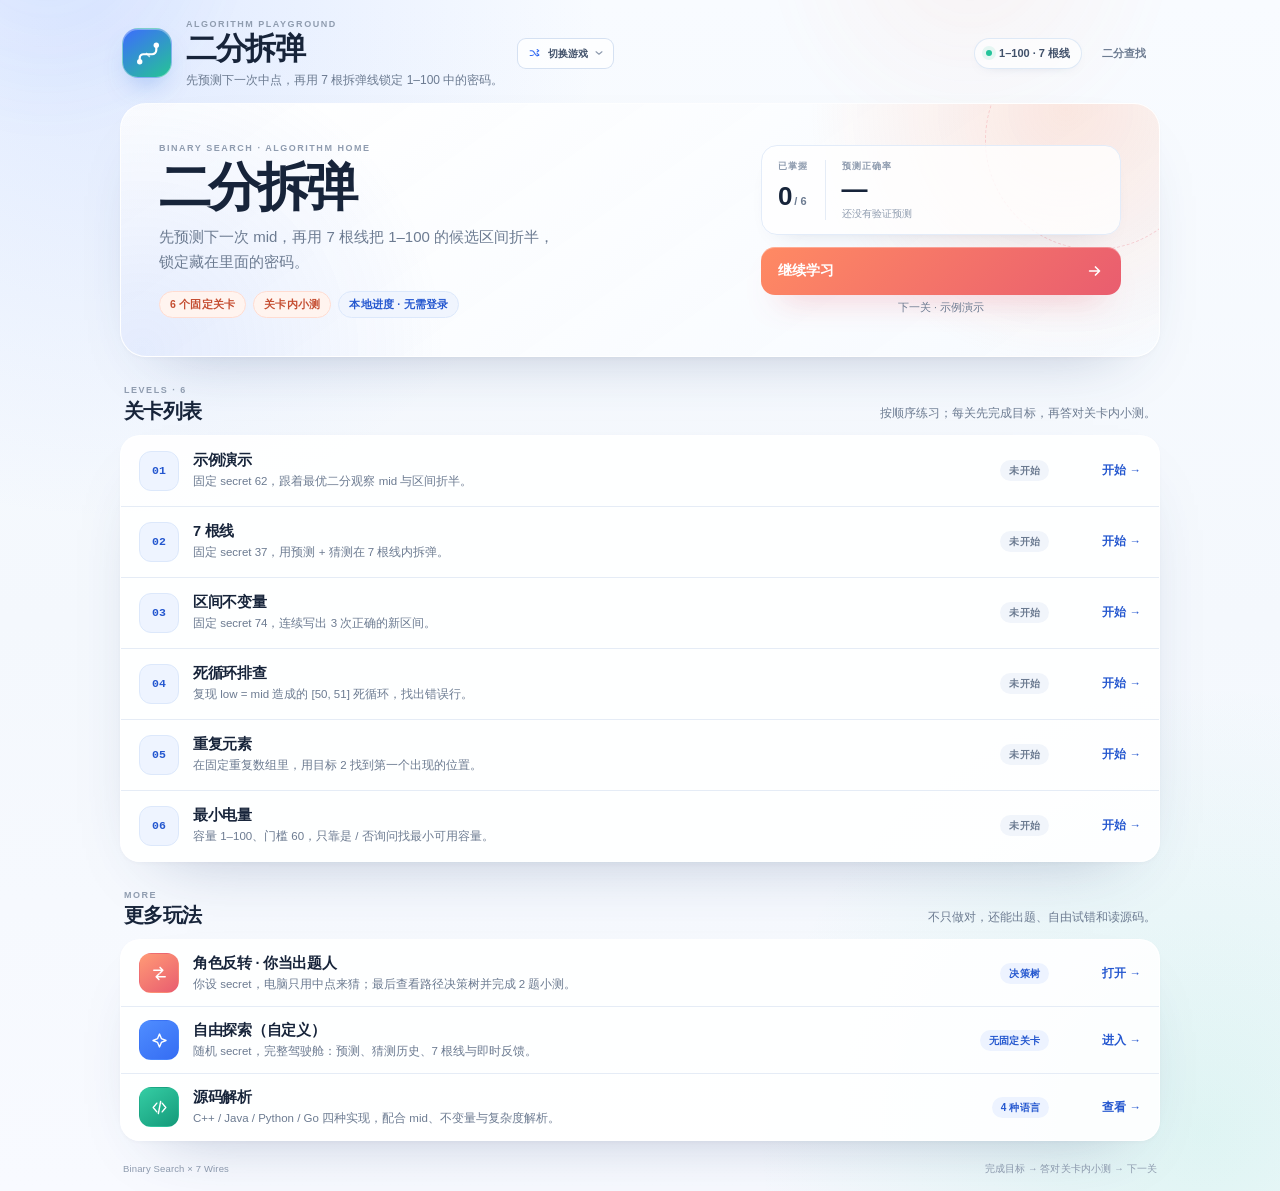
<file: algorithms/binary-search/index.html>
<!DOCTYPE html>
<html lang="zh-CN">
<head>
  <meta charset="UTF-8" />
  <meta name="viewport" content="width=device-width, initial-scale=1.0" />
  <meta name="description" content="二分拆弹学习首页：6 个纵向关卡、角色反转、自由探索与源码解析。先预测下一次 mid，再用 7 根拆弹线锁定 1–100 的密码。" />
  <meta name="theme-color" content="#f4f8fd" />
  <title>二分拆弹 · 6 步通关</title>
  <link rel="icon" href="data:image/svg+xml,%3Csvg xmlns='http://www.w3.org/2000/svg' viewBox='0 0 32 32'%3E%3Crect width='32' height='32' rx='9' fill='%23e95d6f'/%3E%3Ccircle cx='15' cy='18' r='9' fill='%23fff' opacity='.94'/%3E%3Cpath d='M20 10c2-3 5-3 7-1' fill='none' stroke='%23ffe2a8' stroke-width='2.6' stroke-linecap='round'/%3E%3Ccircle cx='27' cy='8' r='2.2' fill='%23ffc65c'/%3E%3C/svg%3E" />
  <link rel="stylesheet" href="../../shared/base.css" />
  <link rel="stylesheet" href="binary-search.css" />
</head>
<body data-page="binary" data-root="../.." data-view="home">
  <div class="ambient ambient--blue" aria-hidden="true"></div>
  <div class="ambient ambient--coral" aria-hidden="true"></div>

  <main class="app binary-home">
    <header id="siteHeader"></header>

    <section class="binary-home-hero" aria-labelledby="homeTitle">
      <div class="binary-home-hero-copy">
        <p class="kicker">BINARY SEARCH · ALGORITHM HOME</p>
        <h2 id="homeTitle">二分拆弹</h2>
        <p class="binary-home-goal">先预测下一次 mid，再用 7 根线把 1–100 的候选区间折半，锁定藏在里面的密码。</p>
        <div class="binary-home-tags" aria-label="学习方式">
          <span class="binary-home-tag">6 个固定关卡</span>
          <span class="binary-home-tag">关卡内小测</span>
          <span class="binary-home-tag binary-home-tag--soft">本地进度 · 无需登录</span>
        </div>
      </div>

      <div class="binary-home-hero-side">
        <div class="binary-home-score" aria-label="学习进度">
          <div class="binary-home-score-item">
            <span>已掌握</span>
            <strong><span id="homeMastered">0</span><small>/ 6</small></strong>
          </div>
          <div class="binary-home-score-divider" aria-hidden="true"></div>
          <div class="binary-home-score-item">
            <span>预测正确率</span>
            <strong id="homeAccuracy">—</strong>
            <small id="homePredictionNote">还没有验证预测</small>
          </div>
        </div>

        <div class="binary-home-cta-wrap">
          <a class="binary-home-cta" id="homeContinue" href="play.html?level=example">
            <span id="homeContinueLabel">继续学习</span>
            <svg viewBox="0 0 20 20" fill="none" aria-hidden="true">
              <path d="M4 10h11M10.5 5.5 15 10l-4.5 4.5" stroke="currentColor" stroke-width="1.8" stroke-linecap="round" stroke-linejoin="round" />
            </svg>
          </a>
          <p class="binary-home-cta-note" id="homeContinueNote">从第 1 关开始</p>
        </div>
      </div>
    </section>

    <section class="binary-home-section" aria-labelledby="homeLevelsTitle">
      <header class="binary-home-section-head">
        <div>
          <p class="kicker">LEVELS · 6</p>
          <h2 id="homeLevelsTitle">关卡列表</h2>
        </div>
        <p>按顺序练习；每关先完成目标，再答对关卡内小测。</p>
      </header>

      <ol class="binary-home-rows" id="homeLevelRows">
        <li class="binary-home-row" data-level="example" data-state="idle">
          <a class="binary-home-row-link" href="play.html?level=example">
            <span class="binary-home-row-index" aria-hidden="true">01</span>
            <span class="binary-home-row-copy">
              <strong>示例演示</strong>
              <small>固定 secret 62，跟着最优二分观察 mid 与区间折半。</small>
            </span>
            <span class="binary-home-row-status" id="homeStatusExample" data-state="idle">未开始</span>
            <span class="binary-home-row-action" id="homeActionExample">开始 →</span>
          </a>
        </li>
        <li class="binary-home-row" data-level="midpoint" data-state="idle">
          <a class="binary-home-row-link" href="play.html?level=midpoint">
            <span class="binary-home-row-index" aria-hidden="true">02</span>
            <span class="binary-home-row-copy">
              <strong>7 根线</strong>
              <small>固定 secret 37，用预测 + 猜测在 7 根线内拆弹。</small>
            </span>
            <span class="binary-home-row-status" id="homeStatusMidpoint" data-state="idle">未开始</span>
            <span class="binary-home-row-action" id="homeActionMidpoint">开始 →</span>
          </a>
        </li>
        <li class="binary-home-row" data-level="invariant" data-state="idle">
          <a class="binary-home-row-link" href="play.html?level=invariant">
            <span class="binary-home-row-index" aria-hidden="true">03</span>
            <span class="binary-home-row-copy">
              <strong>区间不变量</strong>
              <small>固定 secret 74，连续写出 3 次正确的新区间。</small>
            </span>
            <span class="binary-home-row-status" id="homeStatusInvariant" data-state="idle">未开始</span>
            <span class="binary-home-row-action" id="homeActionInvariant">开始 →</span>
          </a>
        </li>
        <li class="binary-home-row" data-level="boundary" data-state="idle">
          <a class="binary-home-row-link" href="play.html?level=boundary">
            <span class="binary-home-row-index" aria-hidden="true">04</span>
            <span class="binary-home-row-copy">
              <strong>死循环排查</strong>
              <small>复现 low = mid 造成的 [50, 51] 死循环，找出错误行。</small>
            </span>
            <span class="binary-home-row-status" id="homeStatusBoundary" data-state="idle">未开始</span>
            <span class="binary-home-row-action" id="homeActionBoundary">开始 →</span>
          </a>
        </li>
        <li class="binary-home-row" data-level="duplicates" data-state="idle">
          <a class="binary-home-row-link" href="play.html?level=duplicates">
            <span class="binary-home-row-index" aria-hidden="true">05</span>
            <span class="binary-home-row-copy">
              <strong>重复元素</strong>
              <small>在固定重复数组里，用目标 2 找到第一个出现的位置。</small>
            </span>
            <span class="binary-home-row-status" id="homeStatusDuplicates" data-state="idle">未开始</span>
            <span class="binary-home-row-action" id="homeActionDuplicates">开始 →</span>
          </a>
        </li>
        <li class="binary-home-row" data-level="threshold" data-state="idle">
          <a class="binary-home-row-link" href="play.html?level=threshold">
            <span class="binary-home-row-index" aria-hidden="true">06</span>
            <span class="binary-home-row-copy">
              <strong>最小电量</strong>
              <small>容量 1–100、门槛 60，只靠是 / 否询问找最小可用容量。</small>
            </span>
            <span class="binary-home-row-status" id="homeStatusThreshold" data-state="idle">未开始</span>
            <span class="binary-home-row-action" id="homeActionThreshold">开始 →</span>
          </a>
        </li>
      </ol>
    </section>

    <section class="binary-home-section binary-home-section--more" aria-labelledby="homeMoreTitle">
      <header class="binary-home-section-head">
        <div>
          <p class="kicker">MORE</p>
          <h2 id="homeMoreTitle">更多玩法</h2>
        </div>
        <p>不只做对，还能出题、自由试错和读源码。</p>
      </header>

      <ol class="binary-home-rows binary-home-rows--more">
        <li class="binary-home-row binary-home-row--more">
          <a class="binary-home-row-link" href="play.html?mode=oracle">
            <span class="binary-home-row-icon binary-home-row-icon--oracle" aria-hidden="true">
              <svg viewBox="0 0 20 20" fill="none">
                <path d="M4 6.5h9.2M10.6 3.6l2.9 2.9-2.9 2.9M16 13.5H6.8M9.4 10.6l-2.9 2.9 2.9 2.9" stroke="currentColor" stroke-width="1.6" stroke-linecap="round" stroke-linejoin="round" />
              </svg>
            </span>
            <span class="binary-home-row-copy">
              <strong>角色反转 · 你当出题人</strong>
              <small>你设 secret，电脑只用中点来猜；最后查看路径决策树并完成 2 题小测。</small>
            </span>
            <span class="binary-home-row-status binary-home-row-status--accent">决策树</span>
            <span class="binary-home-row-action">打开 →</span>
          </a>
        </li>
        <li class="binary-home-row binary-home-row--more">
          <a class="binary-home-row-link" href="play.html?mode=custom">
            <span class="binary-home-row-icon binary-home-row-icon--custom" aria-hidden="true">
              <svg viewBox="0 0 20 20" fill="none">
                <path d="M10 3.2 12 8l4.8 2-4.8 2-2 4.8-2-4.8L3.2 10 8 8l2-4.8Z" stroke="currentColor" stroke-width="1.5" stroke-linejoin="round" />
              </svg>
            </span>
            <span class="binary-home-row-copy">
              <strong>自由探索（自定义）</strong>
              <small>随机 secret，完整驾驶舱：预测、猜测历史、7 根线与即时反馈。</small>
            </span>
            <span class="binary-home-row-status binary-home-row-status--accent">无固定关卡</span>
            <span class="binary-home-row-action">进入 →</span>
          </a>
        </li>
        <li class="binary-home-row binary-home-row--more">
          <a class="binary-home-row-link" href="play.html?docs=1">
            <span class="binary-home-row-icon binary-home-row-icon--docs" aria-hidden="true">
              <svg viewBox="0 0 20 20" fill="none">
                <path d="m7.2 5.4-3.8 4.6 3.8 4.6M12.8 5.4l3.8 4.6-3.8 4.6M11.2 3.6 8.8 16.4" stroke="currentColor" stroke-width="1.5" stroke-linecap="round" stroke-linejoin="round" />
              </svg>
            </span>
            <span class="binary-home-row-copy">
              <strong>源码解析</strong>
              <small>C++ / Java / Python / Go 四种实现，配合 mid、不变量与复杂度解析。</small>
            </span>
            <span class="binary-home-row-status binary-home-row-status--accent">4 种语言</span>
            <span class="binary-home-row-action">查看 →</span>
          </a>
        </li>
      </ol>
    </section>

    <footer class="page-footer">
      <span>Binary Search × 7 Wires</span>
      <span>完成目标 → 答对关卡内小测 → 下一关</span>
    </footer>
  </main>

  <script src="../../shared/shell.js" defer></script>
  <script src="../../shared/progress.js" defer></script>
  <script>
    (() => {
      'use strict';

      const LEVELS = [
        { id: 'example', name: '示例演示' },
        { id: 'midpoint', name: '7 根线' },
        { id: 'invariant', name: '区间不变量' },
        { id: 'boundary', name: '死循环排查' },
        { id: 'duplicates', name: '重复元素' },
        { id: 'threshold', name: '最小电量' }
      ];

      const STATUS_TEXT = {
        idle: '未开始',
        progress: '进行中',
        quiz: '待小测',
        mastered: '已掌握'
      };

      const ACTION_TEXT = {
        idle: '开始 →',
        progress: '继续 →',
        quiz: '去小测 →',
        mastered: '复习 →'
      };

      const byId = (id) => document.getElementById(id);

      function readRecord(levels, id) {
        const record = levels && levels[id];
        return record && typeof record === 'object' ? record : null;
      }

      function stateOf(record) {
        if (!record) return 'idle';
        if (record.passed && record.quizCorrect) return 'mastered';
        if (record.passed) return 'quiz';
        if (record.quizCorrect || Number(record.attempts) > 0) return 'progress';
        return 'idle';
      }

      function renderRow(level, record, state) {
        const row = document.querySelector(`.binary-home-row[data-level="${level.id}"]`);
        const status = byId(`homeStatus${level.id.charAt(0).toUpperCase()}${level.id.slice(1)}`);
        const action = byId(`homeAction${level.id.charAt(0).toUpperCase()}${level.id.slice(1)}`);

        if (row) row.dataset.state = state;
        if (status) {
          status.textContent = STATUS_TEXT[state];
          status.dataset.state = state;
        }
        if (action) action.textContent = ACTION_TEXT[state];
      }

      function syncShellCopy() {
        const subtitle = document.querySelector('.brand-subtitle');
        if (subtitle) {
          subtitle.textContent = '先预测下一次中点，再用 7 根拆弹线锁定 1–100 中的密码。';
        }

        const pills = document.querySelectorAll('.top-meta .meta-pill');
        if (pills[0]) {
          pills[0].innerHTML = '<span class="meta-dot" aria-hidden="true"></span>1–100 · 7 根线';
        }
        if (pills[1]) {
          pills[1].textContent = '二分查找';
        }

        const currentDescription = document.querySelector('.switcher-item.is-current .switcher-item-description');
        if (currentDescription) {
          currentDescription.textContent = '用 7 根线从 1–100 中找出密码';
        }
      }

      function render() {
        syncShellCopy();

        if (!window.ProgressStore) return;

        let levels = {};
        let progress = null;

        try {
          levels = window.ProgressStore.getLevels('binary') || {};
          progress = window.ProgressStore.get('binary');
        } catch {
          levels = {};
          progress = null;
        }

        const states = LEVELS.map((level) => {
          const record = readRecord(levels, level.id);
          const state = stateOf(record);
          renderRow(level, record, state);
          return { ...level, record, state };
        });

        const masteredCount = states.filter((item) => item.state === 'mastered').length;
        const masteredEl = byId('homeMastered');
        if (masteredEl) masteredEl.textContent = String(masteredCount);

        const predictions = progress && progress.predictions
          ? progress.predictions
          : { attempts: 0, correct: 0 };
        const attempts = Math.max(0, Number(predictions.attempts) || 0);
        const correct = Math.min(attempts, Math.max(0, Number(predictions.correct) || 0));
        const accuracyEl = byId('homeAccuracy');
        const predictionNote = byId('homePredictionNote');

        if (accuracyEl) {
          accuracyEl.textContent = attempts > 0 ? `${Math.round((correct / attempts) * 100)}%` : '—';
        }
        if (predictionNote) {
          predictionNote.textContent = attempts > 0
            ? `${correct} / ${attempts} 次预测正确`
            : '还没有验证预测';
        }

        const continueEl = byId('homeContinue');
        const continueNote = byId('homeContinueNote');
        if (!continueEl) return;

        const pendingQuiz = states.find((item) => item.state === 'quiz');
        const inProgress = states.find((item) => item.state === 'progress');
        const nextUnmastered = states.find((item) => item.state !== 'mastered');

        if (pendingQuiz) {
          continueEl.href = `play.html?level=${pendingQuiz.id}`;
          if (continueNote) continueNote.textContent = `《${pendingQuiz.name}》目标已完成 · 去答小测`;
        } else if (inProgress) {
          continueEl.href = `play.html?level=${inProgress.id}`;
          if (continueNote) continueNote.textContent = `《${inProgress.name}》进行中 · 接着练`;
        } else if (nextUnmastered) {
          continueEl.href = `play.html?level=${nextUnmastered.id}`;
          if (continueNote) continueNote.textContent = `下一关 · ${nextUnmastered.name}`;
        } else {
          continueEl.href = 'play.html?mode=custom';
          if (continueNote) continueNote.textContent = '6 关已掌握 · 去自由探索或复习';
        }
      }

      document.addEventListener('DOMContentLoaded', render);
    })();
  </script>
</body>
</html>
</file>
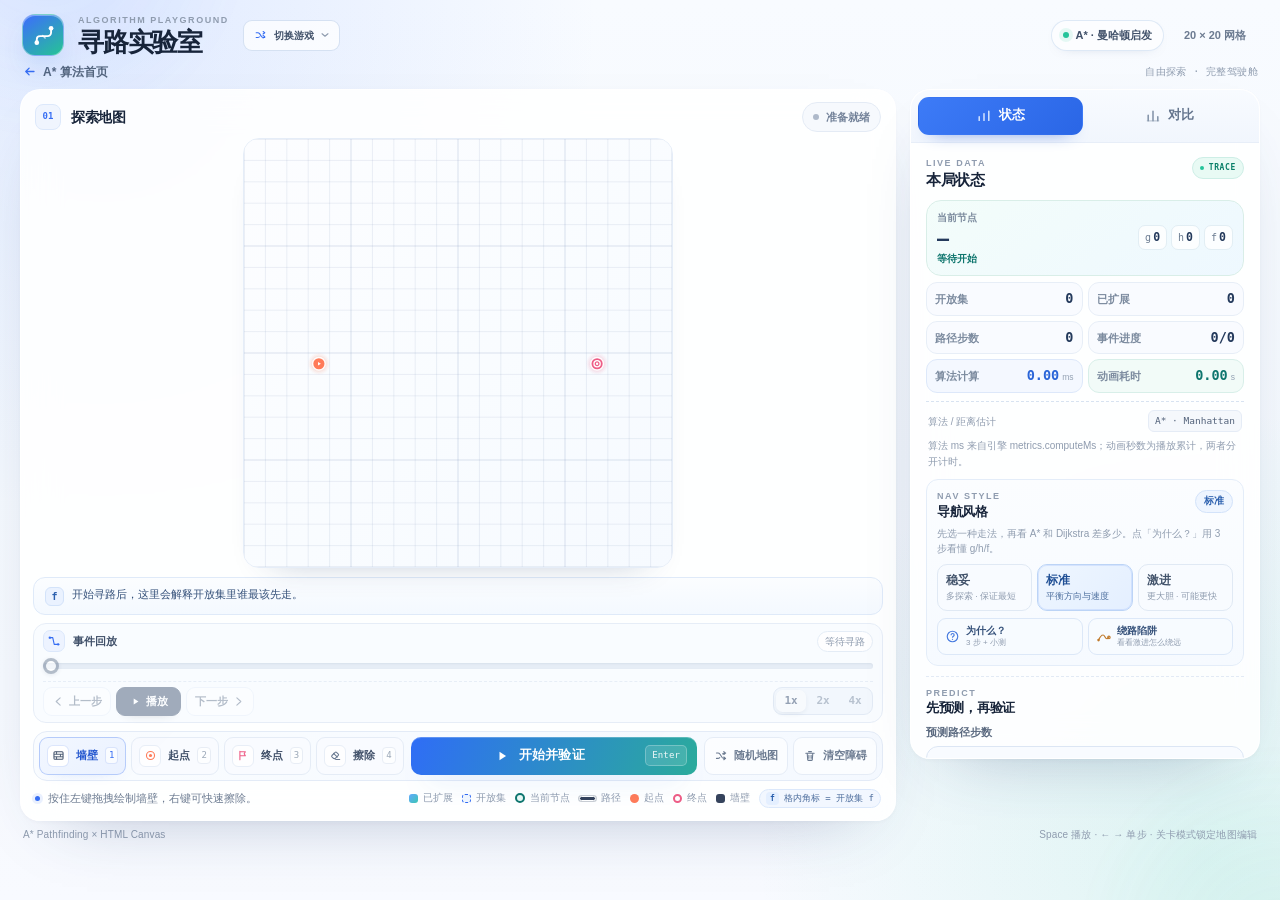
<file: algorithms/astar/play.html>
<!DOCTYPE html>
<html lang="zh-CN">
<head>
  <meta charset="UTF-8" />
  <meta name="viewport" content="width=device-width, initial-scale=1.0" />
  <meta name="description" content="A* 关卡驾驶舱：进入固定关卡完成自动判定与小测，或自由探索 20×20 网格。保留事件回放、f 值、对比、预测、导航风格、源码解析与任务详情。" />
  <meta name="theme-color" content="#f4f8fd" />
  <title>A* 关卡驾驶舱 · 寻路实验室</title>
  <link rel="icon" href="data:image/svg+xml,%3Csvg xmlns='http://www.w3.org/2000/svg' viewBox='0 0 32 32'%3E%3Crect width='32' height='32' rx='9' fill='%23356df3'/%3E%3Cpath d='M8 23v-3a4 4 0 0 1 4-4h8a4 4 0 0 0 4-4V8' fill='none' stroke='white' stroke-width='2.4' stroke-linecap='round'/%3E%3Ccircle cx='8' cy='23' r='2.4' fill='white'/%3E%3Ccircle cx='24' cy='8' r='2.4' fill='white'/%3E%3C/svg%3E" />
  <link rel="stylesheet" href="../../shared/base.css" />
  <link rel="stylesheet" href="../../shared/docs.css" />
  <link rel="stylesheet" href="astar.css" />
</head>
<body data-page="astar" data-root="../.." data-view="play" data-play-mode="custom">
  <div class="ambient ambient--blue" aria-hidden="true"></div>
  <div class="ambient ambient--mint" aria-hidden="true"></div>

  <main class="app">
    <header id="siteHeader"></header>

    <nav class="play-topline" aria-label="返回">
      <a class="play-back-link" id="playBackLink" href="index.html">
        <svg viewBox="0 0 20 20" fill="none" aria-hidden="true">
          <path d="M16 10H5M9.5 5.5 5 10l4.5 4.5" stroke="currentColor" stroke-width="1.7" stroke-linecap="round" stroke-linejoin="round" />
        </svg>
        <span id="playBackLabel">A* 算法首页</span>
      </a>
      <span class="play-topline-note" id="playToplineNote">自由探索 · 完整驾驶舱</span>
    </nav>

    <section class="mission-bar" id="missionBar" aria-labelledby="levelTitle">
      <h2 class="sr-only" id="levelTitle">关卡练习</h2>
      <div class="mission-levels">
        <p class="mission-eyebrow">MISSION <span id="missionEyebrowNote">固定关卡</span></p>
        <div class="level-inline-state" id="levelInlineState" data-state="idle">
          <span class="level-check" id="levelGoalBadge" data-state="idle">目标未完成</span>
          <span class="level-inline-text" id="levelLiveText">完成关卡动作后，系统会自动判定目标。</span>
        </div>
      </div>

      <div class="mission-current">
        <div class="mission-current-head">
          <p class="level-kicker" id="levelKicker">LEVEL 1 · HEURISTIC</p>
          <p class="level-meta" id="levelMeta"></p>
        </div>
        <p class="level-goal" id="levelGoal">固定空地图，起点 (3, 10)、终点 (16, 10)。运行对比，验证 A* 比 BFS 扩展更少。</p>
      </div>

      <div class="mission-side">
        <div class="mission-mastery">
          <span>本关掌握度</span>
          <strong id="levelMasteryText" data-state="idle">未掌握</strong>
        </div>
        <div class="mission-actions">
          <button class="level-action level-action--primary" id="levelActionBtn" type="button">运行对比</button>
          <button class="level-action" id="loadLevelBtn" type="button">重置关卡</button>
          <button class="mission-detail-btn" id="levelDetailBtn" type="button" aria-haspopup="dialog" aria-expanded="false" aria-controls="levelDetailDrawer">
            <svg viewBox="0 0 20 20" fill="none" aria-hidden="true">
              <path d="M4.4 4.6h11.2v8.3H9.8l-3.5 2.6v-2.6H4.4V4.6Z" stroke="currentColor" stroke-width="1.5" stroke-linejoin="round" />
              <path d="M7.2 7.8h5.6M7.2 10.2h3.8" stroke="currentColor" stroke-width="1.4" stroke-linecap="round" />
            </svg>
            任务详情
          </button>
        </div>
        <div class="level-cta" id="levelCta" hidden></div>
      </div>
    </section>

    <div class="game-grid">
      <section class="card board-card" aria-labelledby="boardTitle">
        <header class="board-head">
          <div class="section-title">
            <span class="section-index" aria-hidden="true">01</span>
            <div>
              <p class="kicker">MAZE</p>
              <h2 id="boardTitle">探索地图</h2>
            </div>
          </div>
          <div class="status-pill" id="statusPill" data-state="idle">
            <span class="status-dot" aria-hidden="true"></span>
            <span id="statusText">准备就绪</span>
          </div>
        </header>

        <div class="canvas-wrap" id="canvasWrap" data-tool="wall">
          <canvas
            id="gridCanvas"
            role="img"
            aria-label="20 乘 20 的寻路网格。使用工具后，点击或拖拽鼠标编辑地图，按回车键开始寻路。"
            aria-describedby="boardHelp"
          ></canvas>

          <div class="result-overlay" id="resultOverlay" hidden>
            <div class="result-card" role="dialog" aria-labelledby="resultTitle" aria-describedby="resultMessage">
              <div class="result-icon" id="resultIcon" aria-hidden="true"></div>
              <p class="eyebrow" id="resultKicker">ROUTE FOUND</p>
              <h2 id="resultTitle">寻路成功！</h2>
              <p id="resultMessage">A* 已经找到通往终点的最短路径。</p>
              <div class="result-stats">
                <div><span>步数</span><strong id="resultSteps">0</strong></div>
                <div><span>探索节点</span><strong id="resultExplored">0</strong></div>
                <div><span>算法耗时</span><strong id="resultTime">0.00 ms</strong></div>
              </div>
              <p class="result-style" id="resultStyle" hidden></p>
              <p class="result-prediction" id="resultPrediction" hidden></p>
              <p class="result-timers" id="resultTimers"></p>
              <button class="result-close" id="resultClose" type="button">
                <span id="resultCloseLabel">继续探索</span>
                <svg viewBox="0 0 20 20" fill="none" aria-hidden="true">
                  <path d="M4 10h11M10.5 5.5 15 10l-4.5 4.5" stroke="currentColor" stroke-width="1.8" stroke-linecap="round" stroke-linejoin="round" />
                </svg>
              </button>
            </div>
          </div>

          <div class="toast" id="toast" role="status" aria-live="polite" hidden></div>
        </div>

        <p class="decision-hint" id="decisionHint" data-state="idle">
          <span class="decision-hint-icon" aria-hidden="true">f</span>
          <span id="decisionHintText">开始寻路后，这里会解释开放集里谁最该先走。</span>
        </p>

        <section class="playback-panel" id="playbackPanel" data-state="empty" aria-label="寻路事件回放">
          <div class="playback-head">
            <div class="playback-title">
              <span class="playback-icon" aria-hidden="true">
                <svg viewBox="0 0 20 20" fill="none">
                  <path d="M4 5.2h4.2l2.1 9.6H16" stroke="currentColor" stroke-width="1.6" stroke-linecap="round" stroke-linejoin="round" />
                  <circle cx="4" cy="5.2" r="1.7" fill="currentColor" />
                  <circle cx="16" cy="14.8" r="1.7" fill="currentColor" />
                </svg>
              </span>
              <div class="playback-title-copy">
                <span class="playback-label">事件回放</span>
                <span class="playback-meta" id="playbackMeta">完成一次寻路后，按事件单步验证</span>
              </div>
            </div>
            <span class="playback-readout" id="playbackReadout">等待寻路</span>
          </div>
          <div class="playback-range-wrap">
            <input
              class="timeline-slider"
              id="timelineSlider"
              type="range"
              min="0"
              max="0"
              value="0"
              step="1"
              aria-label="寻路事件进度，拖动可查看任意事件状态"
              disabled
            />
            <div class="playback-rail" aria-hidden="true">
              <span class="playback-rainbow"></span>
            </div>
          </div>
          <div class="playback-controls">
            <div class="step-group" role="group" aria-label="事件单步控制">
              <button class="step-btn" id="stepBackBtn" type="button" disabled title="上一个事件（←）">
                <svg viewBox="0 0 20 20" fill="none" aria-hidden="true">
                  <path d="M12.5 4.5 6.5 10l6 5.5" stroke="currentColor" stroke-width="1.8" stroke-linecap="round" stroke-linejoin="round" />
                </svg>
                <span>上一步</span>
              </button>
              <button class="step-btn step-btn--play" id="playPauseBtn" type="button" disabled title="播放或暂停（空格）">
                <svg class="play-glyph" id="playIcon" viewBox="0 0 20 20" fill="none" aria-hidden="true">
                  <path d="M7.2 5.2 14.6 10l-7.4 4.8V5.2Z" fill="currentColor" />
                </svg>
                <svg class="play-glyph" id="pauseIcon" viewBox="0 0 20 20" fill="none" aria-hidden="true" hidden>
                  <path d="M7 5.2v9.6M13 5.2v9.6" stroke="currentColor" stroke-width="2.2" stroke-linecap="round" />
                </svg>
                <span id="playPauseLabel">播放</span>
              </button>
              <button class="step-btn" id="stepNextBtn" type="button" disabled title="下一个事件（→）">
                <span>下一步</span>
                <svg viewBox="0 0 20 20" fill="none" aria-hidden="true">
                  <path d="M7.5 4.5 13.5 10l-6 5.5" stroke="currentColor" stroke-width="1.8" stroke-linecap="round" stroke-linejoin="round" />
                </svg>
              </button>
            </div>
            <div class="speed-group" role="group" aria-label="播放速度">
              <button class="speed-btn is-active" type="button" data-speed="1" aria-pressed="true">1x</button>
              <button class="speed-btn" type="button" data-speed="2" aria-pressed="false">2x</button>
              <button class="speed-btn" type="button" data-speed="4" aria-pressed="false">4x</button>
            </div>
          </div>
        </section>

        <div class="control-toolbar" role="group" aria-labelledby="controlTitle">
          <span class="sr-only" id="controlTitle">绘制与出发</span>
          <div class="tool-group" role="group" aria-label="地图编辑工具">
            <button class="tool-btn is-active" type="button" data-tool="wall" aria-pressed="true" title="切换墙壁工具（快捷键 1）">
              <span class="tool-icon" aria-hidden="true">
                <svg viewBox="0 0 20 20" fill="none">
                  <rect x="3" y="4.2" width="14" height="11.6" rx="1.6" stroke="currentColor" stroke-width="1.6" />
                  <path d="M3 8.1h14M3 12h14M7 4.2v3.9M13 8.1v3.9M7 12v3.8" stroke="currentColor" stroke-width="1.4" />
                </svg>
              </span>
              <span>墙壁</span>
              <kbd>1</kbd>
            </button>

            <button class="tool-btn" type="button" data-tool="start" aria-pressed="false" title="切换起点工具（快捷键 2）">
              <span class="tool-icon" aria-hidden="true">
                <svg viewBox="0 0 20 20" fill="none">
                  <circle cx="10" cy="10" r="6.2" stroke="currentColor" stroke-width="1.7" />
                  <circle cx="10" cy="10" r="2.4" fill="currentColor" />
                </svg>
              </span>
              <span>起点</span>
              <kbd>2</kbd>
            </button>

            <button class="tool-btn" type="button" data-tool="end" aria-pressed="false" title="切换终点工具（快捷键 3）">
              <span class="tool-icon" aria-hidden="true">
                <svg viewBox="0 0 20 20" fill="none">
                  <path d="M6 16.5v-13M6 4.2h8.4l-1.8 3.1 1.8 3.1H6" stroke="currentColor" stroke-width="1.7" stroke-linecap="round" stroke-linejoin="round" />
                </svg>
              </span>
              <span>终点</span>
              <kbd>3</kbd>
            </button>

            <button class="tool-btn" type="button" data-tool="erase" aria-pressed="false" title="切换橡皮擦工具（快捷键 4）">
              <span class="tool-icon" aria-hidden="true">
                <svg viewBox="0 0 20 20" fill="none">
                  <path d="m7.2 14.7-2.7-2.6a1.5 1.5 0 0 1 0-2.1l5-4.8a1.5 1.5 0 0 1 2.1 0l2.7 2.6a1.5 1.5 0 0 1 0 2.1l-4.6 4.4a1.5 1.5 0 0 1-2.1 0Z" stroke="currentColor" stroke-width="1.6" stroke-linejoin="round" />
                  <path d="m7 6.7 5.9 5.7M10.2 16h6.3" stroke="currentColor" stroke-width="1.6" stroke-linecap="round" />
                </svg>
              </span>
              <span>擦除</span>
              <kbd>4</kbd>
            </button>
          </div>

          <button class="start-btn" id="startBtn" type="button">
            <span class="start-icon" aria-hidden="true">
              <svg viewBox="0 0 20 20" fill="none">
                <path d="M7.2 5.4 14.5 10l-7.3 4.6V5.4Z" fill="currentColor" />
              </svg>
            </span>
            <span id="startLabel">开始并验证</span>
            <kbd>Enter</kbd>
          </button>

          <div class="secondary-row">
            <button class="soft-btn" id="randomBtn" type="button">
              <svg viewBox="0 0 20 20" fill="none" aria-hidden="true">
                <path d="M3.5 5.8h2.2c1.3 0 2.2.7 2.9 1.7l2.8 4.2c.7 1 1.6 1.7 2.9 1.7h2.2M14 3.8l2.5 2-2.5 2M14 11.4l2.5 2-2.5 2M3.5 13.4h2.2c1 0 1.8-.4 2.5-1.1M12.4 7c.5-.7 1.2-1.2 2.1-1.2h2.2" stroke="currentColor" stroke-width="1.55" stroke-linecap="round" stroke-linejoin="round" />
              </svg>
              随机地图
            </button>
            <button class="soft-btn" id="clearBtn" type="button">
              <svg viewBox="0 0 20 20" fill="none" aria-hidden="true">
                <path d="M4 6h12M8 3.8h4M6 6l.7 9.1c.1.7.7 1.1 1.4 1.1h3.8c.7 0 1.3-.4 1.4-1.1L14 6M8.4 9v4.1M11.6 9v4.1" stroke="currentColor" stroke-width="1.55" stroke-linecap="round" stroke-linejoin="round" />
              </svg>
              清空障碍
            </button>
          </div>

          <button id="openDocsBtn" type="button" hidden aria-haspopup="dialog"></button>
        </div>

        <footer class="board-footer">
          <p class="tool-hint" id="boardHelp">
            <span class="hint-dot" aria-hidden="true"></span>
            <span id="hintText">按住左键拖拽绘制墙壁，右键可快速擦除。</span>
          </p>
          <div class="legend-panel">
            <div class="legend" id="semanticLegend" aria-label="探索图例">
              <span><i class="swatch swatch--closed"></i>已扩展</span>
              <span><i class="swatch swatch--open"></i>开放集</span>
              <span><i class="swatch swatch--current"></i>当前节点</span>
              <span><i class="swatch swatch--path"></i>路径</span>
              <span><i class="swatch swatch--start"></i>起点</span>
              <span><i class="swatch swatch--end"></i>终点</span>
              <span><i class="swatch swatch--wall"></i>墙壁</span>
              <span class="legend-f-note"><i aria-hidden="true">f</i>格内角标 = 开放集 f</span>
            </div>
          </div>
        </footer>
      </section>

      <aside class="sidebar rail-sidebar">
        <section class="card rail-card" aria-label="状态与对比">
          <div class="rail-tabs" role="tablist" aria-label="右侧栏切换">
            <button class="rail-tab is-active" id="railStatusTab" type="button" role="tab" aria-selected="true" aria-controls="railStatusPanel" data-rail="status">
              <svg viewBox="0 0 20 20" fill="none" aria-hidden="true">
                <path d="M4 15.5V11M10 15.5V7M16 15.5V4" stroke="currentColor" stroke-width="1.8" stroke-linecap="round" />
              </svg>
              <span>状态</span>
            </button>
            <button class="rail-tab" id="railCompareTab" type="button" role="tab" aria-selected="false" aria-controls="railComparePanel" data-rail="compare" tabindex="-1">
              <svg viewBox="0 0 20 20" fill="none" aria-hidden="true">
                <path d="M4 16V9M10 16V4M16 16v-5" stroke="currentColor" stroke-width="2" stroke-linecap="round" />
                <path d="M2.8 16h14.4" stroke="currentColor" stroke-width="1.5" stroke-linecap="round" opacity="0.5" />
              </svg>
              <span>对比</span>
            </button>
          </div>

          <div class="rail-panel" id="railStatusPanel" role="tabpanel" aria-labelledby="railStatusTab" data-panel="status">
            <div class="rail-panel-head">
              <div class="rail-title">
                <p class="kicker">LIVE DATA</p>
                <h2 id="dataTitle">本局状态</h2>
              </div>
              <span class="live-tag"><i aria-hidden="true"></i>TRACE</span>
            </div>

          <div class="state-hero">
            <div class="state-node">
              <span class="state-node-label">当前节点</span>
              <strong id="currentNodeValue">—</strong>
              <span class="state-phase" id="phaseValue">等待开始</span>
            </div>
            <div class="score-pills" aria-label="当前节点评分">
              <span>g<b id="gValue">0</b></span>
              <span>h<b id="hValue">0</b></span>
              <span>f<b id="fValue">0</b></span>
            </div>
          </div>

          <div class="stat-grid">
            <div class="stat-tile">
              <span>开放集</span>
              <strong id="openValue">0</strong>
            </div>
            <div class="stat-tile">
              <span>已扩展</span>
              <strong id="exploredValue">0</strong>
            </div>
            <div class="stat-tile">
              <span>路径步数</span>
              <strong id="stepsValue">0</strong>
            </div>
            <div class="stat-tile">
              <span>事件进度</span>
              <strong id="eventValue">0/0</strong>
            </div>
            <div class="stat-tile stat-tile--algo">
              <span>算法计算</span>
              <strong id="algoMsValue">0.00</strong><em>ms</em>
            </div>
            <div class="stat-tile stat-tile--anim">
              <span>动画耗时</span>
              <strong id="timerValue">0.00</strong><em>s</em>
            </div>
          </div>

          <div class="data-foot">
            <span id="dataFootLabel">算法 / 距离估计</span>
            <code>A* · Manhattan</code>
          </div>
            <p class="data-note">算法 ms 来自引擎 metrics.computeMs；动画秒数为播放累计，两者分开计时。</p>

            <section class="nav-style" aria-labelledby="navStyleTitle">
              <div class="nav-style-head">
                <div class="rail-title">
                  <p class="kicker">NAV STYLE</p>
                  <h2 id="navStyleTitle">导航风格</h2>
                </div>
                <span class="nav-style-badge" id="navStyleBadge">标准</span>
              </div>
              <p class="nav-style-copy">先选一种走法，再看 A* 和 Dijkstra 差多少。点「为什么？」用 3 步看懂 g/h/f。</p>
              <div class="nav-style-options" role="group" aria-label="选择导航风格">
                <button class="nav-style-btn" type="button" data-weight="0" aria-pressed="false">
                  <span class="nav-style-label">稳妥</span>
                  <span class="nav-style-sub">多探索 · 保证最短</span>
                </button>
                <button class="nav-style-btn is-active" type="button" data-weight="1" aria-pressed="true">
                  <span class="nav-style-label">标准</span>
                  <span class="nav-style-sub">平衡方向与速度</span>
                </button>
                <button class="nav-style-btn" type="button" data-weight="2" aria-pressed="false">
                  <span class="nav-style-label">激进</span>
                  <span class="nav-style-sub">更大胆 · 可能更快</span>
                </button>
              </div>
              <div class="nav-style-tools">
                <button class="nav-style-tool" id="whyBtn" type="button" aria-haspopup="dialog" aria-controls="whyModal" aria-expanded="false">
                  <svg viewBox="0 0 20 20" fill="none" aria-hidden="true">
                    <circle cx="10" cy="10" r="7" stroke="currentColor" stroke-width="1.6" />
                    <path d="M8.1 7.7c.2-1 1-1.7 2-1.7 1.2 0 2.1.8 2.1 1.9 0 1.6-1.9 1.7-2.2 3.1" stroke="currentColor" stroke-width="1.6" stroke-linecap="round" />
                    <circle cx="10" cy="13.8" r=".9" fill="currentColor" />
                  </svg>
                  <span class="nav-style-tool-copy">
                    <strong>为什么？</strong>
                    <small id="whyBtnHint">3 步 + 小测</small>
                  </span>
                </button>
                <button class="nav-style-tool nav-style-tool--trap" id="trapMapBtn" type="button">
                  <svg viewBox="0 0 20 20" fill="none" aria-hidden="true">
                    <path d="M3.4 14.8c2.2-4.8 3.9-6.8 6-6.8 2.4 0 2.5 5 5.1 5 1 0 1.9-.6 2.7-1.8" stroke="currentColor" stroke-width="1.6" stroke-linecap="round" />
                    <circle cx="3.4" cy="14.8" r="1.7" fill="currentColor" />
                    <circle cx="17.2" cy="11.2" r="1.7" stroke="currentColor" stroke-width="1.4" />
                  </svg>
                  <span class="nav-style-tool-copy">
                    <strong>绕路陷阱</strong>
                    <small>看看激进怎么绕远</small>
                  </span>
                </button>
              </div>
              <p class="nav-style-result" id="navStyleResult" role="status" hidden></p>
              <div class="nav-style-divergence" id="navStyleDivergence" hidden></div>
              <p class="nav-style-note" id="navStyleNote" hidden></p>
              <div class="nav-style-trap" id="trapMapPanel" hidden>
                <p id="trapMapText"></p>
                <button class="trap-restore" id="trapRestoreBtn" type="button">回到原地图</button>
              </div>
              <p class="nav-style-tech" id="navStyleTech" hidden></p>
            </section>

            <section class="predict-embed" aria-labelledby="predictTitle">
              <div class="predict-embed-head">
                <div class="rail-title">
                  <p class="kicker">PREDICT</p>
                  <h2 id="predictTitle">先预测，再验证</h2>
                </div>
              </div>

          <label class="predict-label" for="predictionInput">预测路径步数</label>
          <div class="predict-field">
            <input
              id="predictionInput"
              class="predict-input"
              type="number"
              min="-1"
              step="1"
              inputmode="numeric"
              placeholder="例如 13"
              aria-describedby="predictHint"
            />
            <span class="predict-unit">步</span>
          </div>
          <p class="predict-hint" id="predictHint">无路可走时填 -1；留空则不记录本次预测。</p>

          <div class="predict-result" id="predictionResult" hidden>
            <span id="predictionResultText">—</span>
            <strong class="prediction-verdict is-neutral" id="predictionVerdict">—</strong>
          </div>
          <p class="predict-stats" id="predictionStats">历史预测正确率 —</p>
            </section>
          </div>

          <div class="rail-panel" id="railComparePanel" role="tabpanel" aria-labelledby="railCompareTab" data-panel="compare" hidden>
            <div class="rail-panel-head">
              <div class="rail-title">
                <p class="kicker">COMPARE</p>
                <h2 id="compareTitle">三算法对比</h2>
              </div>
              <span class="live-tag"><i aria-hidden="true"></i>METRICS</span>
            </div>

          <p class="compare-copy">同一张地图、同一对起终点：A* 带曼哈顿距离估计，BFS 逐层扩散，Dijkstra 按代价出队。</p>

          <button class="compare-btn" id="compareBtn" type="button">
            <svg viewBox="0 0 20 20" fill="none" aria-hidden="true">
              <path d="M4 16V9M10 16V4M16 16v-5" stroke="currentColor" stroke-width="2" stroke-linecap="round" />
              <path d="M2.8 16h14.4" stroke="currentColor" stroke-width="1.5" stroke-linecap="round" opacity="0.5" />
            </svg>
            对比 A* / BFS / Dijkstra
          </button>

          <p class="compare-status" id="compareStatus" role="status">尚未运行对比；点击按钮分析当前地图。</p>

          <div class="compare-table-wrap" id="compareTableWrap" hidden>
            <table class="compare-table">
              <caption class="sr-only">A*、BFS 与 Dijkstra 在当前地图上的扩展节点、路径步数与计算耗时</caption>
              <thead>
                <tr>
                  <th scope="col">算法</th>
                  <th scope="col">扩展节点</th>
                  <th scope="col">路径步数</th>
                  <th scope="col">计算 ms</th>
                </tr>
              </thead>
              <tbody id="compareBody"></tbody>
            </table>
          </div>
            <p class="compare-note">扩展节点越少，搜索越集中；耗时是单次运行的参考值。</p>
          </div>
        </section>
      </aside>
    </div>

    <footer class="page-footer">
      <span>A* Pathfinding × HTML Canvas</span>
      <span>Space 播放 · ← → 单步 · 关卡模式锁定地图编辑</span>
    </footer>
  </main>

  <div class="level-drawer-backdrop" id="levelDetailBackdrop" hidden></div>
  <aside class="level-drawer" id="levelDetailDrawer" role="dialog" aria-modal="true" aria-labelledby="levelDrawerTitle" hidden>
    <header class="level-drawer-head">
      <div>
        <p class="kicker">TASK DETAILS</p>
        <h2 id="levelDrawerTitle">任务详情</h2>
      </div>
      <button class="drawer-close" id="levelDetailClose" type="button" aria-label="关闭任务详情">
        <svg viewBox="0 0 20 20" fill="none" aria-hidden="true">
          <path d="M5 5l10 10M15 5 5 15" stroke="currentColor" stroke-width="1.8" stroke-linecap="round" />
        </svg>
      </button>
    </header>
    <p class="drawer-copy">先完成本关目标，小测才会解锁；答对小测后本关标记为「已掌握」。进度保存在本机浏览器。</p>
    <div class="level-checks">
      <span class="level-check" id="levelQuizPill" data-state="idle">小测未解锁</span>
    </div>
    <p class="level-feedback" id="levelFeedback" data-state="idle" role="status">完成关卡目标后，这里会显示判定结果与小测入口。</p>
    <p class="level-quiz-lock" id="levelQuizLock">目标未完成，小测暂时锁定。</p>
    <div class="quiz-block" id="levelQuizBlock" hidden>
      <p class="quiz-kicker">QUICK CHECK · 小测</p>
      <p class="quiz-question" id="quizQuestion"></p>
      <div class="quiz-options" id="quizOptions" role="radiogroup" aria-label="关卡小测选项"></div>
      <button class="quiz-submit" id="quizSubmitBtn" type="button">提交答案</button>
      <p class="quiz-feedback" id="quizFeedback" role="status" hidden></p>
      <p class="quiz-solved-note" id="quizSolvedNote" hidden>✓ 本关小测已通过，前往下一关吧。</p>
    </div>
    <div class="level-next-cta" id="levelNextCta" hidden></div>
    <p class="drawer-foot" id="levelDrawerFoot">快捷键 Esc 可关闭；关卡目标在顶部任务条常驻显示。</p>
  </aside>

  <div class="why-backdrop" id="whyBackdrop" hidden></div>
  <aside class="why-modal" id="whyModal" role="dialog" aria-modal="true" aria-labelledby="whyTitle" hidden>
    <header class="why-head">
      <div>
        <p class="kicker">WHY IT WORKS</p>
        <h2 id="whyTitle">A* 为什么这样走？</h2>
      </div>
      <button class="drawer-close" id="whyClose" type="button" aria-label="关闭为什么教程">
        <svg viewBox="0 0 20 20" fill="none" aria-hidden="true">
          <path d="M5 5l10 10M15 5 5 15" stroke="currentColor" stroke-width="1.8" stroke-linecap="round" />
        </svg>
      </button>
    </header>

    <ol class="why-progress" aria-label="教程进度">
      <li data-why-dot="0"><span>1</span>认识 g / h / f</li>
      <li data-why-dot="1"><span>2</span>比 f 选谁</li>
      <li data-why-dot="2"><span>3</span>放大 h</li>
      <li data-why-dot="3"><span>4</span>机制小测</li>
    </ol>

    <div class="why-body">
      <section class="why-step" data-why-step="0">
        <p class="why-eyebrow">STEP 1 · 三个数字</p>
        <h3>一个格子值不值得先去？</h3>
        <div class="why-demo">
          <div class="why-demo-cell" aria-hidden="true">
            <span class="why-demo-g">g=4</span>
            <strong class="why-demo-f">f=10</strong>
            <span class="why-demo-h">h=6</span>
          </div>
          <dl class="why-demo-list">
            <div><dt>g = 4</dt><dd>从起点已经走了几步（实际代价）。</dd></div>
            <div><dt>h = 6</dt><dd>估计离终点还有几步，它只是估计。</dd></div>
            <div><dt>f = 10</dt><dd>综合评分：g + h = 4 + 6 = 10。</dd></div>
          </dl>
        </div>
        <p class="why-copy">每次从开放集里挑 <b>f 最小</b> 的格子来扩展。先看下面三个候选。</p>
      </section>

      <section class="why-step" data-why-step="1" hidden>
        <p class="why-eyebrow">STEP 2 · 比 f 选谁</p>
        <h3>三个候选，下一个扩展谁？</h3>
        <p class="why-copy">只看 f 最小的那个。点一个候选，答案会立刻揭晓。</p>
        <div class="why-options" id="whyOptionsPredict1"></div>
        <p class="why-feedback" id="whyFeedbackPredict1" role="status" hidden></p>
      </section>

      <section class="why-step" data-why-step="2" hidden>
        <p class="why-eyebrow">STEP 3 · 放大 h</p>
        <h3>如果更相信“离终点的估计”，把 h 乘以 2 再选</h3>
        <p class="why-copy">同一组候选，g 不变，h 的估计放大 2 倍：f = g + 2×h。再点一次。</p>
        <div class="why-options" id="whyOptionsPredict2"></div>
        <p class="why-feedback" id="whyFeedbackPredict2" role="status" hidden></p>
      </section>

      <section class="why-step" data-why-step="3" hidden>
        <p class="why-eyebrow">QUICK CHECK · 机制小测</p>
        <h3>把 h 放大，最可能发生什么？</h3>
        <p class="why-copy">不是问名字，而是问机制：搜索量和路径长度会怎样变化？</p>
        <div class="why-options why-options--quiz" id="whyOptionsQuiz"></div>
        <p class="why-feedback" id="whyFeedbackQuiz" role="status" hidden></p>

        <div class="why-terms" id="whyTerms" hidden>
          <p class="why-terms-kicker">现在可以给它们正式的名字</p>
          <dl>
            <div><dt>启发函数 h</dt><dd>对“离终点还剩多远”的估计；本页用曼哈顿距离。</dd></div>
            <div><dt>启发权重 w</dt><dd>把 h 放大 w 倍参与排序；本页取 0 / 1 / 2。</dd></div>
            <div><dt>加权 A*</dt><dd>f = g + w·h；w 大于 1 时搜索可能更少，但不再保证最短。</dd></div>
          </dl>
        </div>
      </section>
    </div>

    <footer class="why-foot">
      <button class="why-back" id="whyBack" type="button">上一步</button>
      <span class="why-count" id="whyStepCount">1 / 4</span>
      <button class="why-next" id="whyNext" type="button">下一步</button>
      <button class="why-next" id="whyDone" type="button" hidden>完成教程</button>
    </footer>
  </aside>

  <template id="astarDocsAnalysis">
    <div class="formula-card">
      <span class="formula-eyebrow">评估函数</span>
      <div class="formula">f(n) <span>=</span> g(n) <span>+</span> h(n)</div>
      <div class="formula-parts">
        <span><b>g(n)</b> 起点 → n 的实际代价</span>
        <span><b>h(n)</b> n → 终点的估计代价</span>
      </div>
    </div>

    <section class="analysis-section">
      <p class="analysis-kicker">HOW IT WORKS</p>
      <h3>五步理解 A*</h3>
      <ol class="step-list">
        <li>
          <strong>把起点放进小根堆</strong>
          <p>起点的 <code>g = 0</code>，<code>f = h</code>；其余节点的 g 初始化为无穷大。</p>
        </li>
        <li>
          <strong>每次取出 f 最小的节点</strong>
          <p>它是目前“已走代价 + 剩余估计”综合最值得继续探索的节点。旧堆记录要跳过，避免重复扩展。</p>
        </li>
        <li>
          <strong>检查是否抵达终点</strong>
          <p>一旦从堆中取出终点，沿每个节点保存的 <code>parent</code> 反向回溯，就得到最短路径。</p>
        </li>
        <li>
          <strong>松弛四个方向的邻居</strong>
          <p>如果从当前节点到邻居的代价 <code>newG = g + 1</code> 更小，就更新 g 和 parent，并把邻居压入堆。</p>
        </li>
        <li>
          <strong>重复直到找到终点或堆为空</strong>
          <p>堆为空仍没到达终点，说明障碍物把起点与终点完全隔断了。</p>
        </li>
      </ol>
    </section>

    <section class="analysis-section">
      <p class="analysis-kicker">COMPLEXITY</p>
      <h3>复杂度</h3>
      <div class="complexity-grid">
        <div>
          <span>最坏时间</span>
          <strong>O(V log V)</strong>
          <small>V 为可通行节点数</small>
        </div>
        <div>
          <span>额外空间</span>
          <strong>O(V)</strong>
          <small>g / parent / closed</small>
        </div>
      </div>
      <p class="analysis-copy">每个节点最多入堆数次，二叉堆的插入与弹出是 O(log V)；四邻接网格的边数 E ≤ 4V。实际访问量通常远小于整个网格，启发函数越准确，搜索越集中。</p>
    </section>

    <section class="analysis-section">
      <p class="analysis-kicker">WHY IT WORKS</p>
      <h3>曼哈顿距离为什么可靠</h3>
      <p class="analysis-copy">四邻接网格中每一步只能横向或纵向移动，曼哈顿距离不会高估剩余路程，因此是可采纳启发（admissible）。它同时满足一致性条件 <code>h(n) ≤ 1 + h(n′)</code>，所以第一次弹出某节点时，它的 g 已经最优，不需要反复重新打开。</p>
      <p class="analysis-copy">如果允许斜向移动，可以使用八方向距离或 Octile 距离；如果地形有不同移动代价，应换成 Dijkstra 或在启发函数中保持不高估。</p>
    </section>

    <section class="analysis-section analysis-section--visual">
      <p class="analysis-kicker">ON SCREEN</p>
      <h3>和本页可视化对照</h3>
      <ul class="visual-notes">
        <li><i class="visual-swatch visual-swatch--semantic"></i><span><b>蓝绿格</b>：已经扩展（closed）的节点，颜色由蓝到青表示先后顺序。</span></li>
        <li><i class="visual-swatch visual-swatch--open"></i><span><b>虚线框</b>：当前开放集（frontier）中 f 最小的前 5 个节点。</span></li>
        <li><i class="visual-swatch visual-swatch--current"></i><span><b>高亮环</b>：本事件刚刚从开放集弹出的当前节点。</span></li>
        <li><i class="visual-swatch visual-swatch--route"></i><span><b>深色线</b>：从终点沿 parent 回溯出的最短路径。</span></li>
        <li><i class="visual-swatch visual-swatch--timeline"></i><span><b>事件滑块</b>：按事件索引单步或拖动，不会重新运行搜索。</span></li>
      </ul>
    </section>
  </template>

  <div class="sr-only" id="liveRegion" aria-live="polite" aria-atomic="true"></div>

  <script src="../../shared/shell.js" defer></script>
  <script src="../../shared/docs-viewer.js" defer></script>
  <script src="astar-docs.js" defer></script>
  <script src="../../shared/progress.js" defer></script>
  <script src="../../shared/trace.js" defer></script>
  <script src="astar-engine.js" defer></script>
  <script src="astar.js" defer></script>
</body>
</html>
</file>
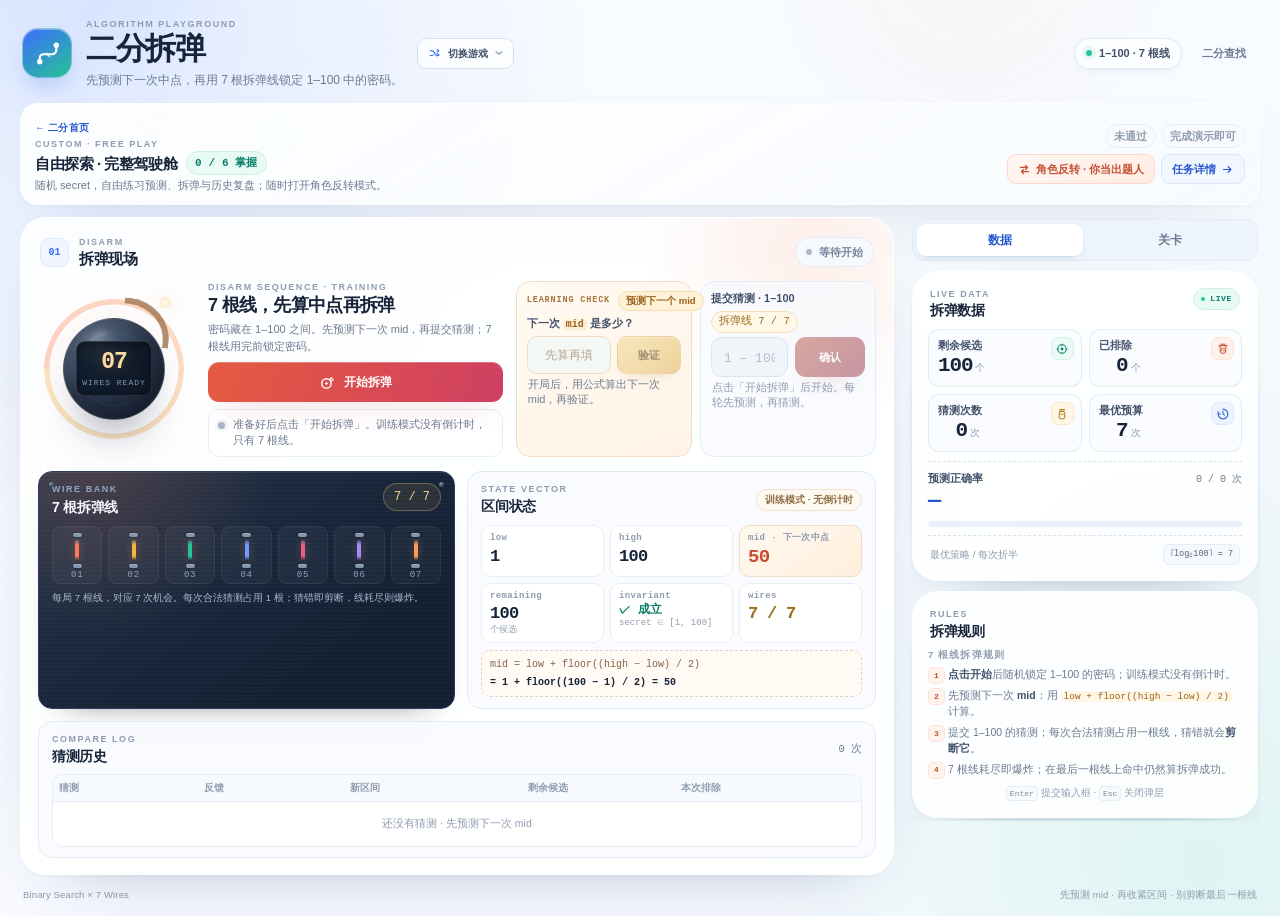
<file: algorithms/binary-search/play.html>
<!DOCTYPE html>
<html lang="zh-CN">
<head>
  <meta charset="UTF-8" />
  <meta name="viewport" content="width=device-width, initial-scale=1.0" />
  <meta name="description" content="二分拆弹驾驶舱：固定关卡或自由探索，先预测下一次 mid，再用 7 根拆弹线在 1–100 中锁定正确密码。包含区间状态、猜测历史、7 根拆弹线、角色反转与拆弹复盘。" />
  <meta name="theme-color" content="#f4f8fd" />
  <title>二分拆弹 · 驾驶舱</title>
  <link rel="icon" href="data:image/svg+xml,%3Csvg xmlns='http://www.w3.org/2000/svg' viewBox='0 0 32 32'%3E%3Crect width='32' height='32' rx='9' fill='%23e95d6f'/%3E%3Ccircle cx='15' cy='18' r='9' fill='%23fff' opacity='.94'/%3E%3Cpath d='M20 10c2-3 5-3 7-1' fill='none' stroke='%23ffe2a8' stroke-width='2.6' stroke-linecap='round'/%3E%3Ccircle cx='27' cy='8' r='2.2' fill='%23ffc65c'/%3E%3C/svg%3E" />
  <link rel="stylesheet" href="../../shared/base.css" />
  <link rel="stylesheet" href="../../shared/docs.css" />
  <link rel="stylesheet" href="binary-search.css" />
</head>
<body data-page="binary" data-root="../..">
  <div class="ambient ambient--blue" aria-hidden="true"></div>
  <div class="ambient ambient--coral" aria-hidden="true"></div>

  <main class="app">
    <header id="siteHeader"></header>

    <section class="mission-bar" aria-labelledby="levelTitle">
      <div class="mission-intro">
        <a class="play-back-link" id="playBackLink" href="index.html" data-nav-link hidden>← 关卡选择</a>
        <p class="kicker" id="playModeKicker">GUIDED LEVELS · 6 步通关</p>
        <div class="mission-title-row">
          <h2 id="levelTitle">关卡 · 掌握徽章</h2>
          <span class="level-mastery" id="levelMastery">0 / 6 掌握</span>
        </div>
        <p class="level-goal" id="levelGoal"></p>
      </div>

      <div class="level-tabs" id="levelTabs" role="tablist" aria-label="二分查找关卡" hidden>
        <button class="level-tab is-active" type="button" role="tab" id="levelTabExample" data-level="example" aria-controls="levelPanelExample" aria-selected="true">
          <span class="level-tab-top"><span class="level-tab-index">01</span><span class="level-badge" data-state="idle">未开始</span></span>
          <strong>示例</strong>
          <small>固定 secret 62</small>
        </button>
        <button class="level-tab" type="button" role="tab" id="levelTabMidpoint" data-level="midpoint" aria-controls="levelPanelMidpoint" aria-selected="false">
          <span class="level-tab-top"><span class="level-tab-index">02</span><span class="level-badge" data-state="idle">未开始</span></span>
          <strong>7 根线</strong>
          <small>拆弹 + 小测</small>
        </button>
        <button class="level-tab" type="button" role="tab" id="levelTabInvariant" data-level="invariant" aria-controls="levelPanelInvariant" aria-selected="false">
          <span class="level-tab-top"><span class="level-tab-index">03</span><span class="level-badge" data-state="idle">未开始</span></span>
          <strong>新区间</strong>
          <small>连续 3 次校验</small>
        </button>
        <button class="level-tab" type="button" role="tab" id="levelTabBoundary" data-level="boundary" aria-controls="levelPanelBoundary" aria-selected="false">
          <span class="level-tab-top"><span class="level-tab-index">04</span><span class="level-badge" data-state="idle">未开始</span></span>
          <strong>死循环</strong>
          <small>low = mid 排查</small>
        </button>
        <button class="level-tab" type="button" role="tab" id="levelTabDuplicates" data-level="duplicates" aria-controls="levelPanelDuplicates" aria-selected="false">
          <span class="level-tab-top"><span class="level-tab-index">05</span><span class="level-badge" data-state="idle">未开始</span></span>
          <strong>重复元素</strong>
          <small>第一个 / 最后一个</small>
        </button>
        <button class="level-tab" type="button" role="tab" id="levelTabThreshold" data-level="threshold" aria-controls="levelPanelThreshold" aria-selected="false">
          <span class="level-tab-top"><span class="level-tab-index">06</span><span class="level-badge" data-state="idle">未开始</span></span>
          <strong>最小电量</strong>
          <small>是 / 否 · 找最小容量</small>
        </button>
      </div>

      <div class="mission-actions">
        <div class="level-status-row">
          <span class="level-status" id="levelStatus" data-tone="neutral">未通过</span>
          <span class="level-status" id="levelQuizStatus" data-tone="neutral">小测 —</span>
        </div>
        <div class="mission-action-buttons">
          <button class="mission-details-btn oracle-open-btn" id="oracleOpenBtn" type="button" aria-haspopup="dialog" aria-controls="oracleDialog">
            <svg viewBox="0 0 16 16" fill="none" aria-hidden="true">
              <path d="M3 5.5h8.6M9.2 3l2.5 2.5-2.5 2.5" stroke="currentColor" stroke-width="1.5" stroke-linecap="round" stroke-linejoin="round" />
              <path d="M13 10.5H4.4M6.8 8l-2.5 2.5L6.8 13" stroke="currentColor" stroke-width="1.5" stroke-linecap="round" stroke-linejoin="round" />
            </svg>
            角色反转 · 你当出题人
          </button>
          <button class="mission-details-btn" id="taskDetailsBtn" type="button" aria-controls="railPaneLevel">
            任务详情
            <svg viewBox="0 0 16 16" fill="none" aria-hidden="true">
              <path d="M3 8h9M8.7 4.5 12.2 8l-3.5 3.5" stroke="currentColor" stroke-width="1.5" stroke-linecap="round" stroke-linejoin="round" />
            </svg>
          </button>
        </div>
      </div>
    </section>

    <section class="level-completion" id="levelCompletion" aria-live="polite" hidden>
      <div class="level-completion-main">
        <span class="level-completion-dot" aria-hidden="true"></span>
        <div>
          <strong id="levelCompletionTitle">目标完成</strong>
          <p id="levelCompletionText">去答小测，点亮掌握徽章。</p>
        </div>
      </div>
      <div class="level-completion-actions">
        <button class="level-completion-btn" id="levelQuizJump" type="button">目标完成 · 去答小测</button>
        <a class="level-completion-btn level-completion-btn--next" id="levelNextLink" href="#" data-nav-link hidden>已掌握 · 下一关 →</a>
        <a class="level-completion-back" id="levelCompletionBack" href="index.html" data-nav-link>返回关卡选择</a>
      </div>
    </section>

    <div class="game-grid binary-grid">
      <section class="card bomb-card" id="bombCard" aria-labelledby="bombTitle">
        <header class="board-head bomb-head">
          <div class="section-title">
            <span class="section-index" aria-hidden="true">01</span>
            <div>
              <p class="kicker">DISARM</p>
              <h2 id="bombTitle">拆弹现场</h2>
            </div>
          </div>
          <div class="status-pill" id="bombStatus" data-state="idle">
            <span class="status-dot" aria-hidden="true"></span>
            <span id="bombStatusText">等待开始</span>
          </div>
        </header>

        <div class="bomb-stage">
          <div class="bomb-visual" id="bombVisual" data-state="idle" aria-hidden="true">
            <span class="bomb-halo"></span>
            <span class="bomb-ring"></span>
            <span class="bomb-fuse"></span>
            <div class="bomb-body">
              <span class="bomb-shine"></span>
              <div class="bomb-display">
                <span class="bomb-time" id="bombTime">07</span>
                <span class="bomb-time-label" id="bombTimeLabel">WIRES LEFT</span>
              </div>
            </div>
            <span class="bomb-spark"></span>
            <span class="bomb-burst"></span>
          </div>

          <div class="bomb-console">
            <div class="console-main">
              <p class="kicker">DISARM SEQUENCE · TRAINING</p>
              <h2>7 根线，先算中点再拆弹</h2>
              <p class="bomb-lead" id="bombLead">密码藏在 1–100 之间。先预测下一次 mid，再提交猜测；7 根线用完前锁定密码。</p>

              <div class="mobile-start-row" id="inlineStartRow">
                <button class="start-btn start-btn--danger start-btn--inline" id="startBombBtnInline" type="button">
                  <span class="start-icon" aria-hidden="true">
                    <svg viewBox="0 0 20 20" fill="none">
                      <circle cx="9.4" cy="11.6" r="5.2" stroke="currentColor" stroke-width="1.6" />
                      <path d="M13.1 7.4c.5-1 1.4-1.8 2.5-2.1M14.6 8.7l2.2-1.3" stroke="currentColor" stroke-width="1.5" stroke-linecap="round" />
                      <path d="M8.2 11.6h2.4M9.4 10.4v2.4" stroke="currentColor" stroke-width="1.2" stroke-linecap="round" />
                    </svg>
                  </span>
                  <span id="startBombLabelInline">开始拆弹</span>
                </button>
                <span class="inline-start-note">训练模式 · 7 根线 · 无倒计时</span>
              </div>

              <button class="start-btn start-btn--danger console-start" id="startBombBtn" type="button">
                <span class="start-icon" aria-hidden="true">
                  <svg viewBox="0 0 20 20" fill="none">
                    <circle cx="9.4" cy="11.6" r="5.2" stroke="currentColor" stroke-width="1.6" />
                    <path d="M13.1 7.4c.5-1 1.4-1.8 2.5-2.1M14.6 8.7l2.2-1.3" stroke="currentColor" stroke-width="1.5" stroke-linecap="round" />
                    <path d="M8.2 11.6h2.4M9.4 10.4v2.4" stroke="currentColor" stroke-width="1.2" stroke-linecap="round" />
                  </svg>
                </span>
                <span id="startBombLabel">开始拆弹</span>
              </button>

              <div class="feedback-box" id="feedbackBox" data-tone="neutral" role="status" aria-live="polite">
                <span class="feedback-dot" aria-hidden="true"></span>
                <p id="feedbackText">准备好后点击「开始拆弹」。训练模式没有倒计时，只有 7 根线。</p>
              </div>
            </div>

            <div class="console-forms">
              <section class="predict-card" id="predictionCard" aria-labelledby="predictTitle">
                <div class="predict-head">
                  <span class="predict-kicker" id="predictTitle">LEARNING CHECK</span>
                  <span class="predict-badge">预测下一个 mid</span>
                </div>
                <form class="predict-form" id="predictForm" novalidate>
                  <label class="predict-label" for="predictInput">下一次 <code>mid</code> 是多少？</label>
                  <div class="predict-row">
                    <input
                      class="predict-input"
                      id="predictInput"
                      type="number"
                      inputmode="numeric"
                      min="1"
                      max="100"
                      step="1"
                      placeholder="先算再填"
                      autocomplete="off"
                      aria-describedby="predictFeedback"
                      disabled
                    />
                    <button class="predict-submit" id="predictSubmit" type="submit" disabled>验证</button>
                  </div>
                  <p class="predict-feedback" id="predictFeedback" data-tone="neutral" role="status" aria-live="polite">开局后，用公式算出下一次 mid，再验证。</p>
                </form>
              </section>

              <form class="guess-form" id="guessForm" novalidate>
                <div class="guess-label-row">
                  <label class="guess-label" for="guessInput">提交猜测 · 1–100</label>
                  <span class="guess-wire-note" id="guessWireNote">拆弹线 7 / 7</span>
                </div>
                <div class="guess-row">
                  <input
                    class="guess-input"
                    id="guessInput"
                    type="number"
                    inputmode="numeric"
                    min="1"
                    max="100"
                    step="1"
                    placeholder="1 – 100"
                    autocomplete="off"
                    aria-describedby="guessHelp feedbackText"
                    disabled
                  />
                  <button class="guess-submit" id="guessSubmit" type="submit" disabled>确认</button>
                </div>
                <p class="guess-help" id="guessHelp">点击「开始拆弹」后开始。每轮先预测，再猜测。</p>
              </form>
            </div>
          </div>
        </div>

        <div class="game-lower">
        <section class="wire-panel" id="wirePanel" aria-labelledby="wireTitle" data-state="full">
          <div class="wire-head">
            <div>
              <p class="kicker">WIRE BANK</p>
              <h3 id="wireTitle">7 根拆弹线</h3>
            </div>
            <span class="wire-count" id="wireCount">7 / 7</span>
          </div>
          <ol class="wire-strip" id="wireStrip" aria-label="7 根拆弹线状态"></ol>
          <p class="wire-note" id="wireNote">每局 7 根线，对应 7 次机会。每次合法猜测占用 1 根；猜错即剪断，线耗尽则爆炸。</p>
        </section>

        <section class="state-panel" aria-labelledby="stateTitle">
          <div class="panel-mini-head">
            <div>
              <p class="kicker">STATE VECTOR</p>
              <h3 id="stateTitle">区间状态</h3>
            </div>
            <span class="state-note">训练模式 · 无倒计时</span>
          </div>

          <div class="state-grid">
            <div class="state-tile">
              <span>low</span>
              <strong id="stateLow">1</strong>
            </div>
            <div class="state-tile">
              <span>high</span>
              <strong id="stateHigh">100</strong>
            </div>
            <div class="state-tile state-tile--mid">
              <span>mid · 下一次中点</span>
              <strong id="stateMid">50</strong>
            </div>
            <div class="state-tile">
              <span>remaining</span>
              <strong id="stateRemaining">100</strong>
              <small>个候选</small>
            </div>
            <div class="state-tile state-tile--invariant">
              <span>invariant</span>
              <strong id="stateInvariant">✓ 成立</strong>
              <small id="stateInvariantRange">secret ∈ [1, 100]</small>
            </div>
            <div class="state-tile state-tile--wires">
              <span>wires</span>
              <strong id="stateWires">7 / 7</strong>
            </div>
          </div>

          <p class="mid-formula" id="midFormula">
            <span class="formula-rule" id="midFormulaRule">mid = low + floor((high − low) / 2)</span>
            <span class="formula-calc" id="midFormulaCalc">= 1 + floor((100 − 1) / 2) = 50</span>
          </p>
        </section>
        </div>

        <section class="history-panel" aria-labelledby="historyTitle">
          <div class="panel-mini-head">
            <div>
              <p class="kicker">COMPARE LOG</p>
              <h3 id="historyTitle">猜测历史</h3>
            </div>
            <span class="history-count" id="historyCount">0 次</span>
          </div>

          <div class="history-wrap">
            <table class="guess-table" id="guessTable">
              <colgroup>
                <col style="width: 18%" />
                <col style="width: 18%" />
                <col style="width: 22%" />
                <col style="width: 19%" />
                <col style="width: 23%" />
              </colgroup>
              <thead>
                <tr>
                  <th scope="col">猜测</th>
                  <th scope="col">反馈</th>
                  <th scope="col">新区间</th>
                  <th scope="col">剩余候选</th>
                  <th scope="col">本次排除</th>
                </tr>
              </thead>
              <tbody id="guessTableBody">
                <tr class="history-empty">
                  <td colspan="5">还没有猜测 · 先预测下一次 mid</td>
                </tr>
              </tbody>
            </table>
          </div>
        </section>

      </section>

      <aside class="sidebar binary-rail">
        <div class="rail-tabs" id="railTabs" role="tablist" aria-label="数据与关卡">
          <button class="rail-tab is-active" type="button" role="tab" id="railTabData" data-rail-tab="data" aria-controls="railPaneData" aria-selected="true">数据</button>
          <button class="rail-tab" type="button" role="tab" id="railTabLevel" data-rail-tab="level" aria-controls="railPaneLevel" aria-selected="false">关卡</button>
        </div>

        <div class="rail-pane rail-pane--data" id="railPaneData" role="tabpanel" aria-labelledby="railTabData">
        <section class="card data-card" aria-labelledby="bombDataTitle">
          <header class="panel-head">
            <div class="section-title">
              <span class="section-index" aria-hidden="true">02</span>
              <div>
                <p class="kicker">LIVE DATA</p>
                <h2 id="bombDataTitle">拆弹数据</h2>
              </div>
            </div>
            <span class="live-tag"><i aria-hidden="true"></i>LIVE</span>
          </header>

          <div class="stat-list">
            <div class="stat-row stat-row--mint">
              <span class="stat-icon" aria-hidden="true">
                <svg viewBox="0 0 24 24" fill="none">
                  <circle cx="12" cy="12" r="7.2" stroke="currentColor" stroke-width="1.8" />
                  <circle cx="12" cy="12" r="2.4" fill="currentColor" />
                  <path d="M12 3.5v2M12 18.5v2M3.5 12h2M18.5 12h2" stroke="currentColor" stroke-width="1.6" stroke-linecap="round" />
                </svg>
              </span>
              <div class="stat-copy">
                <span class="stat-label">剩余候选</span>
                <span class="stat-note">仍在候选区间内的数字</span>
              </div>
              <div class="stat-value"><strong id="candidateCount">100</strong><span>个</span></div>
            </div>

            <div class="stat-row stat-row--coral">
              <span class="stat-icon" aria-hidden="true">
                <svg viewBox="0 0 24 24" fill="none">
                  <path d="M5 6.2h14M8.2 3.8h7.6M6.8 6.2l.8 11.2c.1 1 .9 1.8 1.9 1.8h5c1 0 1.8-.8 1.9-1.8l.8-11.2" stroke="currentColor" stroke-width="1.7" stroke-linecap="round" stroke-linejoin="round" />
                  <path d="M10.2 10.1v5.4M13.8 10.1v5.4" stroke="currentColor" stroke-width="1.5" stroke-linecap="round" />
                </svg>
              </span>
              <div class="stat-copy">
                <span class="stat-label">已排除</span>
                <span class="stat-note">已经被候选区间剔除的数字</span>
              </div>
              <div class="stat-value"><strong id="eliminatedCount">0</strong><span>个</span></div>
            </div>

            <div class="stat-row stat-row--gold">
              <span class="stat-icon" aria-hidden="true">
                <svg viewBox="0 0 24 24" fill="none">
                  <path d="M7.5 4.5h9M12 4.5v3M8.3 7.5h7.4l1.4 8.1a4 4 0 0 1-4 4.7h-2.2a4 4 0 0 1-4-4.7l1.4-8.1Z" stroke="currentColor" stroke-width="1.7" stroke-linecap="round" stroke-linejoin="round" />
                  <path d="M9.8 12.3h4.4" stroke="currentColor" stroke-width="1.5" stroke-linecap="round" />
                </svg>
              </span>
              <div class="stat-copy">
                <span class="stat-label">猜测次数</span>
                <span class="stat-note">当前这一局已经提交的猜测</span>
              </div>
              <div class="stat-value"><strong id="attemptCount">0</strong><span>次</span></div>
            </div>

            <div class="stat-row stat-row--blue">
              <span class="stat-icon" aria-hidden="true">
                <svg viewBox="0 0 24 24" fill="none">
                  <path d="M12 3.6a8.4 8.4 0 1 1-8.4 8.4" stroke="currentColor" stroke-width="1.8" stroke-linecap="round" />
                  <path d="M12 7.2V12l3 2" stroke="currentColor" stroke-width="1.7" stroke-linecap="round" stroke-linejoin="round" />
                  <path d="M3.6 8.2v3.8h3.8" stroke="currentColor" stroke-width="1.7" stroke-linecap="round" stroke-linejoin="round" />
                </svg>
              </span>
              <div class="stat-copy">
                <span class="stat-label">最优预算</span>
                <span class="stat-note">⌈log₂100⌉ 次比较</span>
              </div>
              <div class="stat-value"><strong>7</strong><span>次</span></div>
            </div>
          </div>

          <div class="predict-summary">
            <div class="predict-summary-head">
              <span>预测正确率</span>
              <span class="predict-summary-record" id="predictionRecord">0 / 0 次</span>
            </div>
            <div class="predict-summary-value">
              <strong id="predictionAccuracy">—</strong>
            </div>
            <div class="predict-meter" aria-hidden="true"><span id="predictMeterFill"></span></div>
            <p class="predict-summary-note">每次验证“下一个 mid”都会写入本地学习记录。</p>
          </div>

          <div class="data-foot">
            <span>最优策略 / 每次折半</span>
            <code>⌈log₂100⌉ = 7</code>
          </div>
        </section>

        <section class="card control-card bomb-control-card" aria-labelledby="bombControlTitle">
          <header class="panel-head">
            <div class="section-title">
              <span class="section-index" aria-hidden="true">04</span>
              <div>
                <p class="kicker">RULES</p>
                <h2 id="bombControlTitle">拆弹规则</h2>
              </div>
            </div>
          </header>

          <div class="bomb-rules">
            <p class="bomb-rules-title">7 根线拆弹规则</p>
            <ol>
              <li><b>点击开始</b>后随机锁定 1–100 的密码；训练模式没有倒计时。</li>
              <li>先预测下一次 <b>mid</b>：用 <code>low + floor((high − low) / 2)</code> 计算。</li>
              <li>提交 1–100 的猜测；每次合法猜测占用一根线，猜错就会<b>剪断它</b>。</li>
              <li>7 根线耗尽即爆炸；在最后一根线上命中仍然算拆弹成功。</li>
            </ol>
          </div>

          <p class="shortcut-note">
            <kbd>Enter</kbd> 提交输入框 · <kbd>Esc</kbd> 关闭弹层
          </p>

          <button id="openDocsBtn" type="button" aria-haspopup="dialog" hidden></button>
        </section>
        </div>

        <div class="rail-pane rail-pane--level" id="railPaneLevel" role="tabpanel" aria-labelledby="railTabLevel" hidden>
        <section class="card level-card" aria-labelledby="levelPaneTitle">
          <header class="panel-head">
            <div class="section-title">
              <span class="section-index" aria-hidden="true">03</span>
              <div>
                <p class="kicker">CURRENT LEVEL</p>
                <h2 id="levelPaneTitle">当前关卡详情</h2>
              </div>
            </div>
          </header>

          <div class="level-body">
            <div class="level-panel" id="levelPanelExample" data-panel="example" role="tabpanel" aria-labelledby="levelTabExample">
              <div class="level-stepper">
                <span id="exampleProgress">0 / 0 步</span>
                <span id="exampleNote">点击开始，逐步观察区间</span>
              </div>
              <ol class="level-step-list" id="exampleSteps">
                <li class="level-step-empty">尚未开始演示</li>
              </ol>
              <div class="level-actions">
                <button class="level-btn level-btn--primary" id="exampleStart" type="button">开始演示</button>
                <button class="level-btn" id="exampleNext" type="button" disabled>下一步</button>
                <button class="level-btn" id="exampleAuto" type="button" disabled>自动演示</button>
              </div>
              <div class="level-quiz">
                <p class="level-quiz-prompt">小测：固定 secret = 62 时，第一次 mid 是多少？</p>
                <div class="level-quiz-options" id="exampleQuizOptions"></div>
                <p class="level-quiz-feedback" id="exampleQuizFeedback" data-tone="neutral" role="status" aria-live="polite">先完成演示，再作答。</p>
              </div>
            </div>

            <div class="level-panel" id="levelPanelMidpoint" data-panel="midpoint" role="tabpanel" aria-labelledby="levelTabMidpoint" hidden>
              <p class="level-note">用 7 根线拆弹成功即通过本关，再答对小测点亮掌握徽章。</p>
              <div class="level-actions">
                <button class="level-btn level-btn--primary" id="midpointStart" type="button">开始一局</button>
              </div>
              <div class="level-quiz">
                <p class="level-quiz-prompt">小测：1–100 最坏为什么是 7 次？</p>
                <div class="level-quiz-options" id="midpointQuizOptions"></div>
                <p class="level-quiz-feedback" id="midpointQuizFeedback" data-tone="neutral" role="status" aria-live="polite">选一个最接近的答案。</p>
              </div>
            </div>

            <div class="level-panel" id="levelPanelInvariant" data-panel="invariant" role="tabpanel" aria-labelledby="levelTabInvariant" hidden>
              <p class="level-note">每次合法错误猜测后写出新区间；连续答对 3 次点亮小测徽章，本局结束即通过。</p>
              <div class="level-actions">
                <button class="level-btn level-btn--primary" id="invariantStart" type="button">开始一局</button>
                <span class="invariant-streak" id="invariantStreak">连续 0 / 3</span>
              </div>
              <div class="invariant-prompt" id="invariantPrompt" hidden>
                <p class="invariant-question">猜错了！新区间是？</p>
                <div class="invariant-inputs">
                  <label for="invariantLow">low<input id="invariantLow" type="number" inputmode="numeric" min="1" max="100" step="1" autocomplete="off" /></label>
                  <label for="invariantHigh">high<input id="invariantHigh" type="number" inputmode="numeric" min="1" max="100" step="1" autocomplete="off" /></label>
                  <button class="level-btn level-btn--check" id="invariantCheck" type="button">校验</button>
                </div>
                <p class="level-quiz-feedback" id="invariantFeedback" data-tone="neutral" role="status" aria-live="polite">输入后按「校验」。</p>
              </div>
              <p class="level-note level-note--hint" id="invariantHint">开始一局，再故意猜错一次，就会出现新区间校验。</p>
            </div>

            <div class="level-panel" id="levelPanelBoundary" data-panel="boundary" role="tabpanel" aria-labelledby="levelTabBoundary" hidden>
              <p class="level-note">这段二分在「猜小」时写成 <code>low = mid</code>，mid 永远无法被排除。固定运行 secret = 51，观察区间卡在 [50, 51]。</p>
              <pre class="buggy-code" aria-label="带 bug 的二分代码"><code><span class="buggy-line"><i>1</i>while (low &lt;= high) {</span>
<span class="buggy-line"><i>2</i>  mid = low + Math.floor((high - low) / 2);</span>
<span class="buggy-line"><i>3</i>  if (a[mid] &lt; secret) {</span>
<span class="buggy-line" data-bug-line="4"><i>4</i>    low = mid;</span>
<span class="buggy-line"><i>5</i>  } else if (a[mid] &gt; secret) {</span>
<span class="buggy-line"><i>6</i>    high = mid - 1;</span>
<span class="buggy-line"><i>7</i>  } else return mid;</span>
<span class="buggy-line"><i>8</i>}</span></code></pre>
              <div class="level-actions">
                <button class="level-btn level-btn--primary" id="boundaryRun" type="button">运行到卡住</button>
              </div>
              <div class="boundary-output" id="boundaryOutput" hidden>
                <p class="boundary-summary" id="boundarySummary" role="status" aria-live="polite"></p>
                <ol class="level-step-list level-step-list--mono" id="boundarySteps"></ol>
                <div class="level-quiz" id="boundaryQuiz">
                  <p class="level-quiz-prompt">小测：哪一行导致死循环？</p>
                  <div class="level-quiz-options" id="boundaryQuizOptions"></div>
                  <p class="level-quiz-feedback" id="boundaryQuizFeedback" data-tone="neutral" role="status" aria-live="polite">选一个最接近的答案。</p>
                </div>
              </div>
            </div>

            <div class="level-panel" id="levelPanelDuplicates" data-panel="duplicates" role="tabpanel" aria-labelledby="levelTabDuplicates" hidden>
              <p class="level-note">固定数组 <code>[1, 2, 2, 2, 4, 5, 5, 7, 9]</code>，默认目标 2、找第一个；也可以切换目标 5 或找最后一个，切换后会重置演示。</p>
              <p class="walkthrough-title" id="duplicatesTitle">找第一个 2</p>
              <div class="walkthrough-controls">
                <div class="segment-group" id="duplicatesTargetGroup" role="group" aria-label="选择目标值">
                  <button class="segment-btn is-active" type="button" data-bound-target="2" aria-pressed="true">目标 2</button>
                  <button class="segment-btn" type="button" data-bound-target="5" aria-pressed="false">目标 5</button>
                </div>
                <div class="segment-group" id="duplicatesModeGroup" role="group" aria-label="选择查找方向">
                  <button class="segment-btn is-active" type="button" data-bound-mode="first" aria-pressed="true">找第一个</button>
                  <button class="segment-btn" type="button" data-bound-mode="last" aria-pressed="false">找最后一个</button>
                </div>
              </div>
              <div class="bound-array" id="duplicatesArray" aria-label="重复元素数组，含值与下标"></div>
              <p class="walkthrough-state" id="duplicatesState">low = 0 · high = 8 · mid = —</p>
              <p class="walkthrough-decision" id="duplicatesDecision">点击「下一步」，比较一次 mid。</p>
              <ol class="level-step-list level-step-list--walkthrough" id="duplicatesSteps">
                <li class="level-step-empty">还没有比较</li>
              </ol>
              <div class="level-actions">
                <button class="level-btn level-btn--primary" id="duplicatesNext" type="button">下一步</button>
                <button class="level-btn" id="duplicatesAuto" type="button">运行测试</button>
                <button class="level-btn" id="duplicatesReset" type="button">重置</button>
                <span class="walkthrough-progress" id="duplicatesProgress">0 步</span>
              </div>
              <div class="walkthrough-result" id="duplicatesResult" hidden>
                <p class="walkthrough-result-main" id="duplicatesResultText"></p>
                <p class="walkthrough-reveal" id="duplicatesReveal" hidden></p>
              </div>
              <div class="level-quiz">
                <p class="level-quiz-prompt" id="duplicatesQuizPrompt">小测：命中 2 后，为什么还要继续收缩区间？</p>
                <div class="level-quiz-options" id="duplicatesQuizOptions"></div>
                <p class="level-quiz-feedback" id="duplicatesQuizFeedback" data-tone="neutral" role="status" aria-live="polite">先走完一遍，再作答。</p>
              </div>
            </div>

            <div class="level-panel" id="levelPanelThreshold" data-panel="threshold" role="tabpanel" aria-labelledby="levelTabThreshold" hidden>
              <p class="level-note">设备要撑过 8 小时，容量范围固定 1–100。真正的门槛没有告诉你，只能问：这个容量够不够？</p>
              <div class="predicate-ask" id="thresholdAsk" data-tone="idle">
                <p class="predicate-question" id="thresholdQuestion">容量 ? 能撑过 8 小时吗？</p>
                <span class="predicate-answer" id="thresholdAnswer" data-tone="idle">待询问</span>
              </div>
              <div class="predicate-tiles">
                <div><span>low</span><strong id="thresholdLow">1</strong></div>
                <div><span>high</span><strong id="thresholdHigh">100</strong></div>
                <div class="is-mid"><span>mid · 本次询问</span><strong id="thresholdMid">—</strong></div>
              </div>
              <p class="walkthrough-decision" id="thresholdDecision">点击「下一步」，问一次中点容量。</p>
              <ol class="level-step-list level-step-list--walkthrough" id="thresholdSteps">
                <li class="level-step-empty">还没有询问</li>
              </ol>
              <div class="level-actions">
                <button class="level-btn level-btn--primary" id="thresholdNext" type="button">下一步</button>
                <button class="level-btn" id="thresholdAuto" type="button">运行测试</button>
                <button class="level-btn" id="thresholdReset" type="button">重置</button>
                <span class="walkthrough-progress" id="thresholdProgress">0 步</span>
              </div>
              <div class="walkthrough-result" id="thresholdResult" hidden>
                <p class="walkthrough-result-main" id="thresholdResultText"></p>
                <p class="walkthrough-reveal" id="thresholdReveal" hidden></p>
              </div>
              <div class="level-quiz">
                <p class="level-quiz-prompt">小测：为什么这里可以二分，而不是只能线性试？</p>
                <div class="level-quiz-options" id="thresholdQuizOptions"></div>
                <p class="level-quiz-feedback" id="thresholdQuizFeedback" data-tone="neutral" role="status" aria-live="polite">先走完一遍，再作答。</p>
              </div>
            </div>
          </div>
        </section>
        </div>
      </aside>
    </div>

    <footer class="page-footer">
      <span>Binary Search × 7 Wires</span>
      <span>先预测 mid · 再收紧区间 · 别剪断最后一根线</span>
    </footer>
  </main>

  <div class="bomb-result-overlay" id="bombResultOverlay" hidden>
    <div class="bomb-result-card" role="dialog" aria-modal="true" aria-labelledby="bombResultTitle" aria-describedby="bombResultMessage">
      <div class="bomb-result-icon" id="bombResultIcon" aria-hidden="true"></div>
      <p class="eyebrow" id="bombResultKicker">BOMB DEFUSED</p>
      <h2 id="bombResultTitle">拆弹成功！</h2>
      <p id="bombResultMessage">你找到了正确的密码。</p>
      <div class="bomb-result-stats">
        <div><span>密码</span><strong id="bombResultTarget">--</strong></div>
        <div><span>猜测次数</span><strong id="bombResultGuesses">0</strong></div>
        <div><span>剩余线路</span><strong id="bombResultTime">7 / 7</strong></div>
      </div>
      <button class="bomb-result-action" id="bombResultAction" type="button">再拆一颗</button>
    </div>
  </div>

  <dialog class="oracle-drawer" id="oracleDialog" aria-labelledby="oracleTitle" aria-describedby="oracleSubtitle">
    <div class="oracle-sheet">
      <header class="oracle-head">
        <div class="oracle-head-copy">
          <p class="eyebrow">ROLE REVERSAL · YOU SET THE SECRET</p>
          <h2 id="oracleTitle">角色反转 · 你当出题人</h2>
          <p class="oracle-subtitle" id="oracleSubtitle">你设定 1–100 的 secret，电脑只用 <code>BinaryEngine.nextMid(low, high)</code> 取中点来猜，不会读取 secret。你来当裁判，回答：太大、太小或命中。</p>
        </div>
        <div class="oracle-head-side">
          <span class="oracle-mastery" id="oracleMastery" data-state="idle">本地记录 · 未开始</span>
          <button class="oracle-close" id="oracleCloseBtn" type="button" aria-label="关闭角色反转">
            <svg viewBox="0 0 16 16" fill="none" aria-hidden="true">
              <path d="m4 4 8 8M12 4l-8 8" stroke="currentColor" stroke-width="1.7" stroke-linecap="round" />
            </svg>
          </button>
        </div>
      </header>

      <div class="oracle-scroll">
        <section class="oracle-setup" aria-labelledby="oracleSetupTitle">
          <div class="oracle-section-head">
            <span class="oracle-step">STEP 1 · SECRET</span>
            <h3 id="oracleSetupTitle">设定秘密数字</h3>
            <span class="oracle-section-note">1–100 · 输入或滑杆</span>
          </div>
          <div class="oracle-secret-row">
            <label class="oracle-secret-label" for="oracleSecretInput">secret</label>
            <input class="oracle-secret-input" id="oracleSecretInput" type="number" inputmode="numeric" min="1" max="100" step="1" value="62" autocomplete="off" />
            <input class="oracle-secret-range" id="oracleSecretRange" type="range" min="1" max="100" step="1" value="62" aria-label="用滑杆选择秘密数字" />
            <button class="oracle-start" id="oracleStartBtn" type="button">开始</button>
          </div>
          <p class="oracle-error" id="oracleSecretError" role="alert" hidden></p>
        </section>

        <section class="oracle-play" id="oraclePlaySection" aria-labelledby="oraclePlayTitle">
          <div class="oracle-section-head">
            <span class="oracle-step">STEP 2 · REFEREE</span>
            <h3 id="oraclePlayTitle">电脑来猜，你当裁判</h3>
            <span class="oracle-round" id="oracleRoundBadge">等待开始</span>
          </div>

          <div class="oracle-guess-stage" id="oracleGuessStage" data-state="ready">
            <div class="oracle-guess-meta">
              <span class="oracle-range" id="oracleRangeBadge">区间 [1, 100]</span>
              <span class="oracle-consistency" id="oracleConsistency" data-tone="idle">等待开始</span>
            </div>
            <strong class="oracle-guess-value" id="oracleGuessValue">—</strong>
            <code class="oracle-guess-formula" id="oracleGuessFormula">电脑将在开始后取中点</code>
            <div class="oracle-answers" id="oracleAnswers">
              <button class="oracle-answer oracle-answer--high" id="oracleAnswerHigh" type="button" disabled>
                太大
                <small>secret 更小</small>
              </button>
              <button class="oracle-answer oracle-answer--hit" id="oracleAnswerHit" type="button" disabled>
                命中
                <small>就是它</small>
              </button>
              <button class="oracle-answer oracle-answer--low" id="oracleAnswerLow" type="button" disabled>
                太小
                <small>secret 更大</small>
              </button>
            </div>
            <p class="oracle-hint" id="oraclePlayHint" role="status" aria-live="polite">先设定 secret，再点「开始」。电脑第一次会猜 50。</p>
          </div>

          <p class="oracle-consistency-note" id="oracleConsistencyNote" data-tone="warn" role="status" aria-live="polite" hidden></p>

          <div class="oracle-history-wrap">
            <div class="oracle-history-head">
              <span>回答历史</span>
              <span id="oracleHistoryCount">0 次</span>
            </div>
            <ol class="oracle-history" id="oracleHistory">
              <li class="oracle-history-empty">还没有回答。</li>
            </ol>
          </div>
        </section>

        <section class="oracle-end" id="oracleEndSection" aria-labelledby="oracleEndTitle" tabindex="-1" hidden>
          <div class="oracle-section-head">
            <span class="oracle-step">STEP 3 · PATH TREE</span>
            <h3 id="oracleEndTitle">路径决策树</h3>
            <span class="oracle-tree-meta" id="oracleTreeMeta">共 0 层 · 最坏 7 次</span>
          </div>

          <p class="oracle-end-text" id="oracleEndText"></p>

          <div class="oracle-end-stats">
            <div><span>猜测次数</span><strong id="oracleEndGuesses">0</strong></div>
            <div><span>路径层数</span><strong id="oracleEndLayers">0</strong></div>
            <div><span>一致性</span><strong id="oracleEndConsistency">一致</strong></div>
            <div><span>最坏预算</span><strong>7</strong></div>
          </div>

          <p class="oracle-tree-legend">
            <span class="oracle-legend-dot is-path" aria-hidden="true"></span>实际路径
            <span class="oracle-legend-dot is-ghost" aria-hidden="true"></span>未走分支（轮廓）
            <span class="oracle-tree-budget">⌈log₂100⌉ = 7</span>
          </p>

          <ol class="oracle-tree" id="oracleTree" aria-label="本次猜测的路径决策树"></ol>

          <div class="oracle-quiz" id="oracleQuiz">
            <p class="oracle-quiz-kicker">CHECK · 2 题小测</p>
            <p class="oracle-quiz-note">两题都答对后，写入 <code>ProgressStore.recordLevel('binary', 'oracle', …)</code>。</p>
            <div class="oracle-quiz-block">
              <p class="oracle-quiz-prompt">1. 为什么 1–100 最坏只需要 7 次？</p>
              <div class="oracle-quiz-options" id="oracleQuizQ1" data-oracle-quiz="q1"></div>
              <p class="oracle-quiz-feedback" id="oracleQuizQ1Feedback" data-tone="neutral" role="status" aria-live="polite">选一个最接近的答案。</p>
            </div>
            <div class="oracle-quiz-block">
              <p class="oracle-quiz-prompt">2. 如果裁判说谎，二分还能保证找到吗？</p>
              <div class="oracle-quiz-options" id="oracleQuizQ2" data-oracle-quiz="q2"></div>
              <p class="oracle-quiz-feedback" id="oracleQuizQ2Feedback" data-tone="neutral" role="status" aria-live="polite">选一个最接近的答案。</p>
            </div>
            <p class="oracle-quiz-result" id="oracleQuizResult" data-tone="neutral" role="status" aria-live="polite" hidden></p>
          </div>
        </section>
      </div>
    </div>
  </dialog>

  <dialog class="switch-dialog" id="switchDialog" aria-labelledby="switchTitle" aria-describedby="switchMessage">
    <div class="switch-dialog-card">
      <div class="switch-warning-icon" aria-hidden="true">
        <svg viewBox="0 0 24 24" fill="none">
          <circle cx="11" cy="13" r="6.4" stroke="currentColor" stroke-width="1.8" />
          <path d="M15.4 8.3c.7-1.3 1.9-2.1 3.2-2.3M17.2 9.9l2.8-1.7" stroke="currentColor" stroke-width="1.6" stroke-linecap="round" />
          <circle cx="21.1" cy="6.8" r="1.7" fill="currentColor" />
        </svg>
      </div>
      <p class="eyebrow">NAVIGATION WARNING</p>
      <h2 id="switchTitle">要引爆炸弹吗？</h2>
      <p id="switchMessage">这一局还没有结束。确认后炸弹会立刻引爆，然后切换到新的算法游戏。</p>
      <div class="switch-actions">
        <button class="switch-cancel" id="switchCancel" type="button">继续拆弹</button>
        <button class="switch-confirm" id="switchConfirm" type="button">引爆并切换</button>
      </div>
    </div>
  </dialog>

  <div class="screen-flash" id="screenFlash" aria-hidden="true"></div>
  <div class="bomb-toast" id="bombToast" role="status" aria-live="polite" hidden></div>

  <template id="binaryDocsAnalysis">
    <div class="formula-card">
      <span class="formula-eyebrow">每一次取中点</span>
      <div class="formula formula--compact">mid <span>=</span> low <span>+</span> ⌊(high − low) / 2⌋</div>
      <div class="formula-parts">
        <span><b>low / high</b> 当前候选区间的左右边界</span>
        <span><b>mid</b> 下一次最优猜测，也是先预测、后验证的目标</span>
      </div>
    </div>

    <section class="analysis-section">
      <p class="analysis-kicker">HOW IT WORKS</p>
      <h3>五步理解这个学习闭环</h3>
      <ol class="step-list">
        <li>
          <strong>初始化候选区间</strong>
          <p>从 <code>low = 1</code>、<code>high = 100</code> 开始，同时拿到 7 根拆弹线。未验证的密码一定在这个区间里。</p>
        </li>
        <li>
          <strong>先预测下一次 mid</strong>
          <p>用公式 <code>mid = low + floor((high − low) / 2)</code> 自己算一遍，再验证。预测不替代猜测，只是一次学习检查。</p>
        </li>
        <li>
          <strong>提交猜测并读取反馈</strong>
          <p>猜小了就把 <code>low</code> 移到 <code>mid + 1</code>；猜大了就把 <code>high</code> 移到 <code>mid − 1</code>。状态面板和历史表会同步显示新区间与剩余候选。</p>
        </li>
        <li>
          <strong>为猜测付出线材</strong>
          <p>每次合法猜测都会占用一根线；猜错就会剪断它。7 根线耗尽，炸弹爆炸；但若在最后一根线上命中，仍然算拆弹成功。</p>
        </li>
        <li>
          <strong>重复直到命中</strong>
          <p>正常情况下密码始终留在区间内，所以 low 不会越过 high。按中点策略，最坏情况 ⌈log₂100⌉ = 7 次比较即可命中。</p>
        </li>
      </ol>
    </section>

    <section class="analysis-section">
      <p class="analysis-kicker">COMPLEXITY</p>
      <h3>复杂度</h3>
      <div class="complexity-grid">
        <div>
          <span>最坏时间</span>
          <strong>O(log n)</strong>
          <small>n = 100 时最多 7 次</small>
        </div>
        <div>
          <span>额外空间</span>
          <strong>O(1)</strong>
          <small>只维护 low / high</small>
        </div>
      </div>
      <p class="analysis-copy">每轮候选数量至少减半：100 → 50 → 25 → 12 → 6 → 3 → 1，因此最多只需要 7 次比较。本页的 7 根线正好对应这个最坏情况预算。</p>
    </section>

    <section class="analysis-section">
      <p class="analysis-kicker">WHY IT WORKS</p>
      <h3>为什么一定不会漏掉答案</h3>
      <p class="analysis-copy">二分查找的核心是循环不变量：<code>secret ∈ [low, high]</code> 始终成立。比较后只删除确定不可能是答案的一侧，因此无论向左还是向右收缩，正确数字都还会留在新区间里。</p>
      <p class="analysis-copy">实现时推荐 <code>low + (high - low) / 2</code> 而不是 <code>(low + high) / 2</code>，避免非常大的范围下整数相加溢出。Python 的 <code>//</code> 和 Go/C++/Java 的整数除法都会自动向下取整。</p>
    </section>

    <section class="analysis-section analysis-section--visual">
      <p class="analysis-kicker">ON SCREEN</p>
      <h3>和本页可视化对照</h3>
      <ul class="visual-notes">
        <li><i class="visual-swatch visual-swatch--warm"></i><span><b>区间状态</b>：low / high / mid 与剩余候选实时更新。</span></li>
        <li><i class="visual-swatch visual-swatch--muted"></i><span><b>猜测历史</b>：每步记录反馈、新区间和本次排除数量。</span></li>
        <li><i class="visual-swatch visual-swatch--guess"></i><span><b>预测检查</b>：先算下一次 mid，再提交猜测验证。</span></li>
        <li><i class="visual-swatch visual-swatch--target"></i><span><b>7 根线</b>：每次合法猜测消耗一根；命中即拆弹成功。</span></li>
      </ul>
    </section>
  </template>

  <div class="sr-only" id="liveRegion" aria-live="polite" aria-atomic="true"></div>

  <script src="../../shared/shell.js" defer></script>
  <script src="../../shared/docs-viewer.js" defer></script>
  <script src="binary-search-docs.js" defer></script>
  <script src="../../shared/progress.js" defer></script>
  <script src="../../shared/trace.js" defer></script>
  <script src="binary-engine.js" defer></script>
  <script src="binary-search.js" defer></script>
</body>
</html>
</file>
<file: shared/base.css>
/* =========================================================
   算法游乐场 · 全站共享样式
   ========================================================= */

:root {
  --bg: #f4f8fd;
  --surface: rgba(255, 255, 255, 0.88);
  --surface-solid: #ffffff;
  --ink: #17243a;
  --ink-soft: #41516a;
  --muted: #6c7b91;
  --muted-light: #8f9caf;
  --line: #e5ecf6;
  --line-strong: #d8e3f1;

  --primary: #356df3;
  --primary-deep: #2457cf;
  --primary-soft: #edf3ff;
  --mint: #25c49a;
  --mint-deep: #087f68;
  --mint-soft: #e8faf4;
  --coral: #ff7b59;
  --coral-deep: #c54e32;
  --coral-soft: #fff1eb;
  --rose: #ee5d86;
  --rose-soft: #fff0f5;
  --gold: #f2b63b;
  --gold-soft: #fff7e3;
  --navy: #35435c;

  --shadow-card: 0 28px 70px -42px rgba(36, 63, 112, 0.38), 0 2px 4px rgba(38, 63, 105, 0.03);
  --shadow-small: 0 12px 28px -22px rgba(36, 63, 112, 0.32);

  --radius-xl: 26px;
  --radius-lg: 18px;
  --radius-md: 14px;

  --font-sans: "Avenir Next", "Segoe UI", "PingFang SC", "Hiragino Sans GB", "Microsoft YaHei", sans-serif;
  --font-mono: "SFMono-Regular", "Cascadia Code", "Roboto Mono", Consolas, monospace;
}

* {
  box-sizing: border-box;
}

html {
  color-scheme: light;
}

body {
  min-height: 100vh;
  margin: 0;
  overflow-x: hidden;
  color: var(--ink);
  font-family: var(--font-sans);
  line-height: 1.5;
  background:
    radial-gradient(circle at 8% 2%, rgba(109, 153, 255, 0.17), transparent 31rem),
    radial-gradient(circle at 94% 95%, rgba(53, 205, 164, 0.13), transparent 28rem),
    linear-gradient(180deg, #f8fbff 0%, var(--bg) 52%, #f8faff 100%);
  -webkit-font-smoothing: antialiased;
  text-rendering: optimizeLegibility;
}

body::before {
  position: fixed;
  inset: 0;
  z-index: 0;
  content: "";
  pointer-events: none;
  opacity: 0.28;
  background-image: radial-gradient(rgba(104, 130, 170, 0.24) 0.7px, transparent 0.7px);
  background-size: 24px 24px;
  mask-image: linear-gradient(180deg, #000 0%, transparent 72%);
}

button {
  font: inherit;
}

button,
canvas {
  -webkit-tap-highlight-color: transparent;
}

button:focus-visible,
a:focus-visible {
  outline: 3px solid rgba(53, 109, 243, 0.3);
  outline-offset: 2px;
}

svg {
  display: block;
}

a {
  color: inherit;
}

::selection {
  color: #fff;
  background: var(--primary);
}

[hidden] {
  display: none !important;
}

.ambient {
  position: fixed;
  z-index: 0;
  width: 26rem;
  height: 26rem;
  border-radius: 999px;
  pointer-events: none;
  filter: blur(14px);
  opacity: 0.6;
}

.ambient--blue {
  top: -17rem;
  left: -10rem;
  background: radial-gradient(circle, rgba(76, 133, 255, 0.14), transparent 70%);
}

.ambient--mint {
  right: -13rem;
  bottom: -16rem;
  background: radial-gradient(circle, rgba(48, 203, 161, 0.15), transparent 70%);
}

.ambient--coral {
  top: -16rem;
  right: 8%;
  background: radial-gradient(circle, rgba(255, 146, 104, 0.12), transparent 70%);
}

.app {
  position: relative;
  z-index: 1;
  width: min(1040px, calc(100% - 48px));
  margin: 0 auto;
  padding: clamp(22px, 3vw, 34px) 0 20px;
}

/* ---------- 全站页头 ---------- */

.topbar {
  position: relative;
  z-index: 50;
  display: flex;
  align-items: center;
  justify-content: space-between;
  gap: 24px;
  padding: 0 2px 22px;
  animation: fade-up 0.55s ease backwards;
}

.brand-area {
  display: flex;
  align-items: center;
  flex-wrap: wrap;
  gap: 14px;
  min-width: 0;
}

.brand.site-brand {
  display: flex;
  align-items: center;
  gap: 14px;
  min-width: 0;
  color: inherit;
  text-decoration: none;
}

.brand-copy {
  min-width: 0;
}

.eyebrow,
.kicker {
  margin: 0;
  color: var(--muted-light);
  font-size: 9px;
  font-weight: 800;
  letter-spacing: 0.17em;
  line-height: 1.4;
}

.logo {
  display: grid;
  flex: 0 0 auto;
  width: 50px;
  height: 50px;
  color: #fff;
  border: 1px solid rgba(255, 255, 255, 0.38);
  border-radius: 16px;
  background: linear-gradient(145deg, #3b73f5 8%, #27bf9b 94%);
  box-shadow: 0 14px 28px -14px rgba(44, 112, 224, 0.68), inset 0 1px 0 rgba(255, 255, 255, 0.35);
  place-items: center;
  transition: transform 0.22s ease, box-shadow 0.22s ease;
}

.logo svg {
  width: 29px;
  height: 29px;
}

.brand:hover .logo {
  transform: translateY(-1px) rotate(-2deg);
  box-shadow: 0 18px 30px -15px rgba(44, 112, 224, 0.76), inset 0 1px 0 rgba(255, 255, 255, 0.35);
}

.brand-title-row {
  display: flex;
  align-items: center;
  gap: 9px;
}

.brand h1 {
  margin: 1px 0 0;
  font-size: clamp(25px, 2.4vw, 31px);
  font-weight: 800;
  letter-spacing: -0.045em;
  line-height: 1.12;
}

.brand-subtitle {
  margin: 5px 0 0;
  color: var(--muted);
  font-size: 12px;
}

.game-switcher {
  position: relative;
  flex: 0 0 auto;
  align-self: center;
}

.switcher-trigger {
  display: inline-flex;
  align-items: center;
  gap: 6px;
  min-height: 31px;
  padding: 6px 9px;
  color: var(--ink-soft);
  font-size: 10px;
  font-weight: 650;
  white-space: nowrap;
  border: 1px solid rgba(211, 224, 242, 0.95);
  border-radius: 9px;
  background: rgba(255, 255, 255, 0.72);
  cursor: pointer;
  transition: color 0.18s ease, border-color 0.18s ease, background 0.18s ease, box-shadow 0.18s ease;
}

.switcher-trigger:hover {
  color: var(--primary-deep);
  border-color: #c5d8f8;
  background: #fff;
  box-shadow: 0 8px 18px -16px rgba(43, 84, 152, 0.7);
}

.switcher-trigger-icon {
  width: 15px;
  height: 15px;
  color: var(--primary);
}

.switcher-caret {
  width: 10px;
  height: 10px;
  color: var(--muted-light);
  transition: transform 0.18s ease;
}

.switcher-trigger[aria-expanded="true"] {
  color: var(--primary-deep);
  border-color: #c5d8f8;
  background: #fff;
}

.switcher-trigger[aria-expanded="true"] .switcher-caret {
  transform: rotate(180deg);
}

.switcher-menu {
  position: absolute;
  top: calc(100% + 9px);
  left: 0;
  z-index: 80;
  width: 292px;
  padding: 6px;
  border: 1px solid rgba(226, 235, 246, 0.95);
  border-radius: 16px;
  background: rgba(255, 255, 255, 0.98);
  box-shadow: 0 24px 55px -28px rgba(25, 50, 91, 0.48), 0 2px 7px rgba(30, 53, 90, 0.06);
  -webkit-backdrop-filter: blur(18px);
  backdrop-filter: blur(18px);
  animation: menu-in 0.18s ease both;
}

.switcher-menu[hidden] {
  display: none;
}

.switcher-menu-head {
  display: flex;
  align-items: center;
  justify-content: space-between;
  padding: 7px 8px 8px;
  color: var(--muted-light);
  font-family: var(--font-mono);
  font-size: 7.5px;
  letter-spacing: 0.08em;
}

.switcher-item {
  display: flex;
  align-items: center;
  gap: 9px;
  min-height: 52px;
  padding: 8px 8px;
  color: var(--ink-soft);
  text-decoration: none;
  border-radius: 10px;
  transition: background 0.16s ease;
}

a.switcher-item:hover {
  background: #f4f8ff;
}

.switcher-item.is-current {
  background: #f5f9ff;
}

.switcher-item-icon {
  display: grid;
  flex: 0 0 auto;
  width: 33px;
  height: 33px;
  border: 1px solid #e5edf7;
  border-radius: 10px;
  background: #fff;
  place-items: center;
}

.switcher-item-icon svg {
  width: 18px;
  height: 18px;
}

.switcher-item-icon--astar {
  color: var(--primary);
  border-color: #dbe7fc;
  background: #eff5ff;
}

.switcher-item-icon--binary {
  color: var(--coral-deep);
  border-color: #ffe1d7;
  background: #fff3ed;
}

.switcher-item-copy {
  display: flex;
  flex: 1;
  flex-direction: column;
  min-width: 0;
  gap: 1px;
}

.switcher-item-label {
  color: var(--ink);
  font-size: 11.5px;
  font-weight: 700;
  line-height: 1.4;
}

.switcher-item-description {
  overflow: hidden;
  color: var(--muted-light);
  font-size: 9px;
  line-height: 1.4;
  white-space: nowrap;
  text-overflow: ellipsis;
}

.switcher-item-arrow,
.switcher-item-check {
  flex: 0 0 auto;
  width: 15px;
  height: 15px;
  color: var(--muted-light);
}

.switcher-item-check {
  color: var(--primary);
}

.switcher-home {
  display: flex;
  align-items: center;
  gap: 7px;
  margin-top: 4px;
  padding: 9px 8px 6px;
  color: var(--muted);
  font-size: 9.5px;
  text-decoration: none;
  border-top: 1px solid #edf2f8;
}

.switcher-home:hover {
  color: var(--primary-deep);
}

.switcher-home-icon {
  width: 14px;
  height: 14px;
}

.switcher-home-arrow {
  width: 13px;
  height: 13px;
  margin-left: auto;
}

.top-meta {
  display: flex;
  flex-wrap: wrap;
  justify-content: flex-end;
  gap: 8px;
}

.meta-pill {
  display: inline-flex;
  align-items: center;
  gap: 7px;
  min-height: 31px;
  padding: 6px 11px;
  color: var(--ink-soft);
  font-size: 11px;
  font-weight: 650;
  white-space: nowrap;
  border: 1px solid rgba(219, 231, 246, 0.9);
  border-radius: 999px;
  background: rgba(255, 255, 255, 0.6);
  box-shadow: 0 4px 14px -12px rgba(31, 59, 103, 0.5);
}

.meta-pill--plain {
  color: var(--muted);
  border-color: transparent;
  background: transparent;
  box-shadow: none;
}

.meta-dot {
  width: 6px;
  height: 6px;
  border-radius: 50%;
  background: var(--mint);
  box-shadow: 0 0 0 4px rgba(37, 196, 154, 0.11);
}

/* ---------- 布局与卡片 ---------- */

.game-grid {
  display: grid;
  grid-template-columns: minmax(0, 1fr) 300px;
  align-items: start;
  gap: 18px;
}

.card {
  border: 1px solid rgba(255, 255, 255, 0.86);
  border-radius: var(--radius-xl);
  background: var(--surface);
  box-shadow: var(--shadow-card);
  -webkit-backdrop-filter: blur(18px);
  backdrop-filter: blur(18px);
}

.board-head,
.panel-head {
  display: flex;
  align-items: center;
  justify-content: space-between;
  gap: 14px;
}

.board-head {
  padding: 2px 2px 15px;
}

.panel-head {
  align-items: flex-start;
  padding: 1px 2px 14px;
}

.section-title {
  display: flex;
  align-items: center;
  gap: 10px;
  min-width: 0;
}

.section-index {
  display: grid;
  flex: 0 0 auto;
  width: 29px;
  height: 29px;
  color: var(--primary);
  font-family: var(--font-mono);
  font-size: 10px;
  font-weight: 700;
  border: 1px solid #dce8fb;
  border-radius: 9px;
  background: #f0f5fe;
  place-items: center;
}

.section-title h2 {
  margin: 1px 0 0;
  font-size: 15px;
  font-weight: 750;
  letter-spacing: -0.025em;
  line-height: 1.3;
}

.status-pill {
  display: inline-flex;
  flex: 0 0 auto;
  align-items: center;
  gap: 7px;
  min-height: 29px;
  padding: 6px 10px;
  color: #74839a;
  font-size: 11px;
  font-weight: 650;
  border: 1px solid #e4ebf5;
  border-radius: 999px;
  background: #f6f9fd;
  transition: color 0.25s ease, background 0.25s ease, border-color 0.25s ease;
}

.status-dot {
  width: 6px;
  height: 6px;
  border-radius: 50%;
  background: #aeb9ca;
  transition: background 0.25s ease, box-shadow 0.25s ease;
}

.sidebar {
  display: flex;
  flex-direction: column;
  gap: 14px;
  min-width: 0;
}

.sidebar .card {
  padding: 18px;
  animation: fade-up 0.6s ease both;
}

.sidebar .card:nth-child(1) {
  animation-delay: 0.13s;
}

.sidebar .card:nth-child(2) {
  animation-delay: 0.19s;
}

/* ---------- 数据面板 ---------- */

.live-tag {
  display: inline-flex;
  align-items: center;
  gap: 5px;
  padding: 4px 7px;
  color: var(--mint-deep);
  font-family: var(--font-mono);
  font-size: 8px;
  font-weight: 700;
  letter-spacing: 0.08em;
  border: 1px solid #cdeee6;
  border-radius: 999px;
  background: var(--mint-soft);
}

.live-tag i {
  width: 4px;
  height: 4px;
  border-radius: 50%;
  background: var(--mint);
  animation: status-pulse 1.9s infinite;
}

.stat-list {
  display: flex;
  flex-direction: column;
  gap: 7px;
}

.stat-row {
  display: flex;
  align-items: center;
  gap: 10px;
  min-height: 60px;
  padding: 10px 11px;
  border: 1px solid rgba(226, 235, 246, 0.9);
  border-radius: 14px;
  background: rgba(248, 251, 255, 0.72);
}

.stat-icon {
  display: grid;
  flex: 0 0 auto;
  width: 34px;
  height: 34px;
  border: 1px solid transparent;
  border-radius: 11px;
  place-items: center;
}

.stat-icon svg {
  width: 18px;
  height: 18px;
}

.stat-row--steps .stat-icon,
.stat-row--blue .stat-icon {
  color: var(--primary-deep);
  border-color: #dce8ff;
  background: #edf3ff;
}

.stat-row--explored .stat-icon,
.stat-row--mint .stat-icon {
  color: var(--mint-deep);
  border-color: #d0f2e8;
  background: #eafbf6;
}

.stat-row--time .stat-icon,
.stat-row--gold .stat-icon {
  color: #ad791a;
  border-color: #f8e9c7;
  background: var(--gold-soft);
}

.stat-row--coral .stat-icon {
  color: var(--coral-deep);
  border-color: #ffe0d6;
  background: var(--coral-soft);
}

.stat-copy {
  display: flex;
  flex: 1;
  flex-direction: column;
  min-width: 0;
  gap: 1px;
}

.stat-label {
  color: var(--ink-soft);
  font-size: 12px;
  font-weight: 700;
  line-height: 1.45;
}

.stat-note {
  overflow: hidden;
  color: var(--muted-light);
  font-size: 9px;
  white-space: nowrap;
  text-overflow: ellipsis;
}

.stat-value {
  display: flex;
  flex: 0 0 auto;
  align-items: baseline;
  justify-content: flex-end;
  gap: 2px;
  min-width: 42px;
}

.stat-value strong {
  color: var(--ink);
  font-family: var(--font-mono);
  font-size: 21px;
  font-weight: 650;
  font-variant-numeric: tabular-nums;
  letter-spacing: -0.055em;
  line-height: 1;
}

.stat-value span {
  color: var(--muted-light);
  font-size: 9px;
}

.data-foot {
  display: flex;
  align-items: center;
  justify-content: space-between;
  gap: 12px;
  margin-top: 12px;
  padding: 11px 2px 0;
  color: var(--muted-light);
  font-size: 9.5px;
  border-top: 1px dashed var(--line-strong);
}

.data-foot code {
  padding: 3px 6px;
  color: #53627a;
  font-family: var(--font-mono);
  font-size: 8.5px;
  border: 1px solid var(--line);
  border-radius: 6px;
  background: #f5f8fc;
}

/* ---------- 通用按钮 ---------- */

.start-btn {
  position: relative;
  display: flex;
  align-items: center;
  justify-content: center;
  gap: 8px;
  width: 100%;
  min-height: 50px;
  margin-top: 11px;
  overflow: hidden;
  padding: 11px 58px;
  color: #fff;
  font-size: 13px;
  font-weight: 750;
  letter-spacing: 0.01em;
  border: 0;
  border-radius: 14px;
  background: linear-gradient(112deg, #2f6df6 0%, #2aab9b 100%);
  box-shadow:
    0 16px 28px -18px rgba(29, 107, 222, 0.82),
    inset 0 1px 0 rgba(255, 255, 255, 0.23);
  cursor: pointer;
  transition: transform 0.18s ease, box-shadow 0.18s ease, filter 0.18s ease;
}

.start-btn::before {
  position: absolute;
  inset: 0;
  content: "";
  pointer-events: none;
  background: linear-gradient(105deg, transparent 22%, rgba(255, 255, 255, 0.19) 49%, transparent 77%);
  transform: translateX(-130%);
  transition: transform 0.65s ease;
}

.start-btn:hover:not(:disabled) {
  transform: translateY(-1px);
  box-shadow:
    0 20px 32px -18px rgba(29, 107, 222, 0.88),
    inset 0 1px 0 rgba(255, 255, 255, 0.26);
}

.start-btn:hover:not(:disabled)::before {
  transform: translateX(130%);
}

.start-btn:active:not(:disabled) {
  transform: translateY(0);
}

.start-btn:disabled {
  cursor: progress;
  filter: saturate(0.72);
  opacity: 0.82;
}

.start-icon {
  display: inline-flex;
  flex: 0 0 auto;
  width: 18px;
  height: 18px;
}

.start-icon svg {
  width: 18px;
  height: 18px;
}

.start-btn kbd {
  position: absolute;
  right: 12px;
  padding: 3px 6px;
  color: rgba(255, 255, 255, 0.92);
  font-family: var(--font-mono);
  font-size: 8px;
  font-weight: 500;
  border: 1px solid rgba(255, 255, 255, 0.25);
  border-radius: 5px;
  background: rgba(255, 255, 255, 0.13);
}

.secondary-row {
  display: grid;
  grid-template-columns: 1fr 1fr;
  gap: 7px;
  margin-top: 8px;
}

.soft-btn {
  display: flex;
  align-items: center;
  justify-content: center;
  gap: 6px;
  min-height: 37px;
  padding: 8px 8px;
  color: var(--muted);
  font-size: 10.5px;
  font-weight: 650;
  white-space: nowrap;
  border: 1px solid var(--line);
  border-radius: 10px;
  background: rgba(255, 255, 255, 0.58);
  cursor: pointer;
  transition: color 0.18s ease, border-color 0.18s ease, background 0.18s ease;
}

.soft-btn svg {
  width: 14px;
  height: 14px;
}

.soft-btn:hover:not(:disabled) {
  color: var(--ink-soft);
  border-color: #cfdded;
  background: #fff;
}

.soft-btn:disabled {
  cursor: not-allowed;
  opacity: 0.52;
}

.shortcut-note {
  margin: 11px 0 0;
  color: var(--muted-light);
  font-size: 9px;
  line-height: 1.65;
  text-align: center;
}

.shortcut-note kbd {
  display: inline-block;
  min-width: 15px;
  padding: 0 3px;
  color: #7c899c;
  font-family: var(--font-mono);
  font-size: 8px;
  text-align: center;
  border: 1px solid #e6ecf5;
  border-radius: 4px;
  background: #f8fafd;
}

/* ---------- 源码入口 ---------- */

.source-btn {
  display: flex;
  align-items: center;
  gap: 9px;
  width: 100%;
  margin-top: 11px;
  padding: 9px 10px;
  color: var(--ink-soft);
  text-align: left;
  border: 1px solid #e0e9f7;
  border-radius: 12px;
  background: linear-gradient(135deg, rgba(248, 251, 255, 0.96), rgba(241, 247, 255, 0.86));
  cursor: pointer;
  transition: transform 0.18s ease, border-color 0.18s ease, box-shadow 0.18s ease, background 0.18s ease;
}

.source-btn:hover:not(:disabled) {
  border-color: #bdd2f3;
  background: #fff;
  box-shadow: 0 10px 22px -20px rgba(43, 82, 147, 0.55);
  transform: translateY(-1px);
}

.source-btn:active {
  transform: translateY(0);
}

.source-btn:disabled {
  cursor: not-allowed;
  opacity: 0.55;
}

.source-btn-icon {
  display: grid;
  flex: 0 0 auto;
  width: 29px;
  height: 29px;
  color: var(--primary-deep);
  border: 1px solid #d8e5fb;
  border-radius: 9px;
  background: #fff;
  place-items: center;
}

.source-btn-icon svg {
  width: 16px;
  height: 16px;
}

.source-btn-copy {
  display: flex;
  flex: 1;
  flex-direction: column;
  min-width: 0;
  gap: 1px;
}

.source-btn-copy strong {
  font-size: 10.5px;
  font-weight: 700;
  line-height: 1.35;
}

.source-btn-copy small {
  color: var(--muted-light);
  font-family: var(--font-mono);
  font-size: 8px;
  letter-spacing: -0.02em;
  line-height: 1.4;
}

.source-btn-arrow {
  flex: 0 0 auto;
  width: 15px;
  height: 15px;
  color: var(--muted-light);
  transition: color 0.18s ease, transform 0.18s ease;
}

.source-btn:hover .source-btn-arrow {
  color: var(--primary);
  transform: translateX(2px);
}

/* ---------- 页脚与无障碍 ---------- */

.page-footer {
  display: flex;
  align-items: center;
  justify-content: space-between;
  gap: 12px;
  padding: 17px 3px 2px;
  color: var(--muted-light);
  font-size: 9.5px;
  letter-spacing: 0.015em;
}

.sr-only {
  position: absolute !important;
  overflow: hidden !important;
  width: 1px !important;
  height: 1px !important;
  padding: 0 !important;
  margin: -1px !important;
  clip: rect(0, 0, 0, 0) !important;
  white-space: nowrap !important;
  border: 0 !important;
}

/* ---------- 共享动画 ---------- */

@keyframes fade-up {
  from {
    opacity: 0;
    transform: translateY(9px);
  }
  to {
    opacity: 1;
    transform: translateY(0);
  }
}

@keyframes overlay-in {
  from {
    opacity: 0;
  }
  to {
    opacity: 1;
  }
}

@keyframes status-pulse {
  0%,
  100% {
    box-shadow: 0 0 0 0 rgba(37, 196, 154, 0.28);
  }
  50% {
    box-shadow: 0 0 0 4px rgba(37, 196, 154, 0);
  }
}

@keyframes menu-in {
  from {
    opacity: 0;
    transform: translateY(-5px) scale(0.985);
  }
  to {
    opacity: 1;
    transform: translateY(0) scale(1);
  }
}

@keyframes menu-up {
  from {
    opacity: 0;
    transform: translateY(12px);
  }
  to {
    opacity: 1;
    transform: translateY(0);
  }
}

/* ---------- 共享响应式 ---------- */

@media (max-width: 940px) {
  .app {
    width: min(100% - 36px, 860px);
  }

  .game-grid {
    grid-template-columns: minmax(0, 1fr) 280px;
    gap: 14px;
  }

  .sidebar .card {
    padding: 15px;
  }

  .stat-note {
    display: none;
  }

  .stat-row {
    min-height: 52px;
    padding: 8px 10px;
  }

  .stat-icon {
    width: 30px;
    height: 30px;
    border-radius: 9px;
  }

  .stat-icon svg {
    width: 16px;
    height: 16px;
  }

  .stat-value strong {
    font-size: 19px;
  }

  .game-switcher {
    align-self: flex-end;
  }
}

@media (max-width: 760px) {
  .app {
    width: min(100% - 28px, 660px);
    padding-top: 18px;
  }

  .topbar {
    padding-bottom: 17px;
  }

  .top-meta {
    display: none;
  }

  .game-grid {
    grid-template-columns: 1fr;
  }

  .sidebar {
    display: grid;
    grid-template-columns: 1fr 1fr;
    align-items: stretch;
  }

  .sidebar .card {
    padding: 16px;
  }

  .stat-note {
    display: block;
  }

  .game-switcher {
    align-self: center;
  }
}

@media (max-width: 580px) {
  .app {
    width: calc(100% - 22px);
    padding-top: 14px;
  }

  .brand {
    gap: 11px;
  }

  .logo {
    width: 44px;
    height: 44px;
    border-radius: 14px;
  }

  .logo svg {
    width: 26px;
    height: 26px;
  }

  .brand h1 {
    font-size: 24px;
  }

  .brand-subtitle {
    font-size: 10.5px;
  }

  .eyebrow {
    font-size: 8px;
    letter-spacing: 0.14em;
  }

  .brand-area {
    align-items: flex-start;
    flex-direction: column;
    gap: 9px;
  }

  .game-switcher {
    align-self: flex-start;
    margin-top: 0;
  }

  .switcher-menu {
    position: fixed;
    top: auto;
    right: 12px;
    bottom: 12px;
    left: 12px;
    width: auto;
    max-height: calc(100vh - 24px);
    max-height: calc(100dvh - 24px);
    overflow-y: auto;
    animation: menu-up 0.22s ease both;
  }

  .sidebar {
    grid-template-columns: 1fr;
    gap: 11px;
  }

  .sidebar .card {
    padding: 15px;
    border-radius: 22px;
  }

  .panel-head {
    padding-bottom: 11px;
  }

  .stat-row {
    min-height: 56px;
    padding: 9px 11px;
  }

  .stat-note {
    display: block;
  }

  .stat-value strong {
    font-size: 20px;
  }

  .page-footer {
    flex-direction: column;
    align-items: flex-start;
    gap: 3px;
    padding-top: 14px;
    font-size: 9px;
  }

  .source-btn {
    padding: 10px;
  }
}

@media (prefers-reduced-motion: reduce) {
  *,
  *::before,
  *::after {
    scroll-behavior: auto !important;
    animation-duration: 0.01ms !important;
    animation-iteration-count: 1 !important;
    transition-duration: 0.01ms !important;
  }
}
</file>
<file: shared/lobby.css>
/* =========================================================
   算法游戏大厅
   ========================================================= */

.lobby-app {
  width: min(1080px, calc(100% - 48px));
}

.lobby-hero {
  display: grid;
  grid-template-columns: minmax(0, 1.22fr) minmax(280px, 0.78fr);
  align-items: center;
  gap: 32px;
  padding: 4px 2px 30px;
  animation: fade-up 0.6s 0.06s ease both;
}

.hero-copy {
  min-width: 0;
}

.hero-badge {
  display: inline-flex;
  align-items: center;
  gap: 7px;
  min-height: 25px;
  padding: 4px 9px;
  color: var(--primary-deep);
  font-size: 9px;
  font-weight: 700;
  letter-spacing: 0.02em;
  border: 1px solid #d9e5fa;
  border-radius: 999px;
  background: rgba(241, 247, 255, 0.8);
}

.hero-badge i {
  width: 5px;
  height: 5px;
  border-radius: 50%;
  background: var(--mint);
  box-shadow: 0 0 0 3px rgba(37, 196, 154, 0.12);
}

.hero-title {
  margin: 14px 0 12px;
  color: var(--ink);
  font-size: clamp(33px, 4.3vw, 49px);
  font-weight: 800;
  letter-spacing: -0.055em;
  line-height: 1.15;
}

.hero-title span {
  color: transparent;
  background: linear-gradient(105deg, #356df3 7%, #11aa91 52%, #ef7b5c 100%);
  -webkit-background-clip: text;
  background-clip: text;
}

.hero-lead {
  max-width: 540px;
  margin: 0;
  color: var(--muted);
  font-size: 12.5px;
  line-height: 1.8;
}

.hero-chips {
  display: flex;
  flex-wrap: wrap;
  gap: 7px;
  margin-top: 16px;
}

.hero-chips span {
  display: inline-flex;
  align-items: center;
  gap: 5px;
  padding: 5px 9px;
  color: var(--ink-soft);
  font-size: 9.5px;
  font-weight: 650;
  border: 1px solid #e3ebf6;
  border-radius: 7px;
  background: rgba(255, 255, 255, 0.62);
}

.hero-chips span::before {
  width: 4px;
  height: 4px;
  content: "";
  border-radius: 50%;
  background: #93b2df;
}

.hero-guide {
  position: relative;
  overflow: hidden;
  padding: 19px;
  border: 1px solid rgba(255, 255, 255, 0.86);
  border-radius: 23px;
  background:
    radial-gradient(circle at 100% 0%, rgba(94, 143, 255, 0.11), transparent 46%),
    rgba(255, 255, 255, 0.68);
  box-shadow: 0 24px 50px -40px rgba(33, 67, 117, 0.5);
  -webkit-backdrop-filter: blur(16px);
  backdrop-filter: blur(16px);
}

.hero-guide::after {
  position: absolute;
  right: -35px;
  bottom: -52px;
  width: 140px;
  height: 140px;
  content: "";
  border-radius: 50%;
  background: radial-gradient(circle, rgba(255, 139, 95, 0.13), transparent 68%);
  pointer-events: none;
}

.guide-head {
  display: flex;
  align-items: center;
  justify-content: space-between;
  gap: 10px;
  margin-bottom: 12px;
}

.guide-head > span:last-child {
  color: var(--muted-light);
  font-family: var(--font-mono);
  font-size: 7.5px;
  letter-spacing: 0.08em;
}

.hero-guide h2 {
  margin: 0 0 4px;
  font-size: 15px;
  font-weight: 750;
  letter-spacing: -0.035em;
}

.hero-guide > p {
  margin: 0 0 14px;
  color: var(--muted);
  font-size: 9.5px;
  line-height: 1.65;
}

.guide-list {
  display: flex;
  flex-direction: column;
  gap: 10px;
  margin: 0;
  padding: 0;
  list-style: none;
}

.guide-list li {
  display: flex;
  align-items: flex-start;
  gap: 9px;
}

.guide-step {
  display: grid;
  flex: 0 0 auto;
  width: 22px;
  height: 22px;
  color: var(--primary-deep);
  font-family: var(--font-mono);
  font-size: 8px;
  font-weight: 700;
  border: 1px solid #dbe7fc;
  border-radius: 7px;
  background: #f0f5ff;
  place-items: center;
}

.guide-list strong {
  display: block;
  color: var(--ink-soft);
  font-size: 10px;
  line-height: 1.45;
}

.guide-list p {
  margin: 1px 0 0;
  color: var(--muted-light);
  font-size: 8.5px;
  line-height: 1.5;
}

/* ---------- 游戏选择 ---------- */

.lobby-games {
  padding-top: 2px;
  animation: fade-up 0.62s 0.13s ease both;
}

.selection-head {
  display: flex;
  align-items: flex-end;
  justify-content: space-between;
  gap: 18px;
  padding: 0 2px 12px;
}

.selection-head h2 {
  margin: 2px 0 0;
  font-size: 18px;
  font-weight: 770;
  letter-spacing: -0.035em;
}

.selection-count {
  color: var(--muted-light);
  font-family: var(--font-mono);
  font-size: 8.5px;
  letter-spacing: 0.04em;
}

.game-card-grid {
  display: grid;
  grid-template-columns: 1fr 1fr;
  gap: 18px;
}

.game-card {
  position: relative;
  display: flex;
  flex-direction: column;
  min-width: 0;
  overflow: hidden;
  padding: 13px 13px 16px;
  color: inherit;
  text-decoration: none;
  border: 1px solid rgba(255, 255, 255, 0.9);
  border-radius: 25px;
  background: rgba(255, 255, 255, 0.78);
  box-shadow: var(--shadow-card);
  -webkit-backdrop-filter: blur(16px);
  backdrop-filter: blur(16px);
  transition: transform 0.24s ease, box-shadow 0.24s ease, border-color 0.24s ease;
}

.game-card::before {
  position: absolute;
  inset: 0;
  z-index: 0;
  content: "";
  pointer-events: none;
  opacity: 0.52;
  background: radial-gradient(circle at 95% 0%, var(--card-glow, rgba(87, 139, 255, 0.18)), transparent 42%);
}

.game-card--astar {
  --card-accent: #356df3;
  --card-soft: #eef4ff;
  --card-glow: rgba(79, 137, 255, 0.2);
}

.game-card--binary {
  --card-accent: #e55a63;
  --card-soft: #fff1ed;
  --card-glow: rgba(255, 116, 87, 0.2);
}

.game-card:hover {
  z-index: 1;
  border-color: #fff;
  box-shadow: 0 34px 65px -38px rgba(29, 57, 106, 0.48), 0 5px 12px -10px rgba(31, 58, 101, 0.2);
  transform: translateY(-4px);
}

.game-card:active {
  transform: translateY(-1px);
}

.game-card-top {
  position: relative;
  z-index: 1;
  display: flex;
  align-items: center;
  gap: 7px;
  padding: 1px 2px 10px;
}

.game-number {
  color: var(--card-accent);
  font-family: var(--font-mono);
  font-size: 9px;
  font-weight: 700;
  letter-spacing: 0.04em;
}

.game-tag {
  padding: 3px 7px;
  color: var(--card-accent);
  font-family: var(--font-mono);
  font-size: 7px;
  font-weight: 650;
  letter-spacing: 0.06em;
  border: 1px solid color-mix(in srgb, var(--card-accent) 20%, transparent);
  border-radius: 999px;
  background: var(--card-soft);
}

.game-card-arrow {
  display: grid;
  width: 27px;
  height: 27px;
  margin-left: auto;
  color: var(--card-accent);
  border: 1px solid rgba(219, 230, 244, 0.9);
  border-radius: 50%;
  background: rgba(255, 255, 255, 0.72);
  place-items: center;
  transition: transform 0.2s ease, background 0.2s ease;
}

.game-card-arrow svg {
  width: 13px;
  height: 13px;
}

.game-card:hover .game-card-arrow {
  background: #fff;
  transform: translate(2px, -2px);
}

/* ---------- 预览一：A* 路线 ---------- */

.game-preview {
  position: relative;
  z-index: 1;
  overflow: hidden;
  height: 174px;
  border-radius: 17px;
}

.preview--astar {
  border: 1px solid #e2ebf8;
  background: linear-gradient(145deg, #f9fcff, #edf5ff);
}

.preview--astar svg {
  display: block;
  width: 100%;
  height: 100%;
}

.preview-badge {
  position: absolute;
  top: 10px;
  left: 10px;
  display: inline-flex;
  align-items: center;
  gap: 5px;
  padding: 4px 7px;
  color: #44628d;
  font-family: var(--font-mono);
  font-size: 7px;
  font-weight: 650;
  border: 1px solid rgba(213, 228, 247, 0.9);
  border-radius: 5px;
  background: rgba(255, 255, 255, 0.74);
  -webkit-backdrop-filter: blur(8px);
  backdrop-filter: blur(8px);
}

.preview-badge i {
  width: 4px;
  height: 4px;
  border-radius: 50%;
  background: var(--card-accent);
}

/* ---------- 预览二：拆弹 ---------- */

.preview--binary {
  display: flex;
  align-items: center;
  gap: 18px;
  padding: 18px 20px;
  border: 1px solid #f1ddd5;
  background:
    radial-gradient(circle at 15% 30%, rgba(255, 119, 87, 0.2), transparent 34%),
    linear-gradient(145deg, #fff9f3, #ffede6);
}

.mini-bomb {
  position: relative;
  flex: 0 0 auto;
  width: 104px;
  height: 104px;
  margin-left: 6px;
  border: 1px solid rgba(255, 255, 255, 0.2);
  border-radius: 50%;
  background:
    radial-gradient(circle at 34% 28%, rgba(255, 255, 255, 0.2), transparent 22%),
    radial-gradient(circle at 38% 30%, #556881, #27354c 57%, #162131);
  box-shadow: 0 22px 32px -22px rgba(23, 39, 64, 0.68), inset -8px -10px 17px rgba(0, 0, 0, 0.25);
}

.mini-bomb::before {
  position: absolute;
  top: 8px;
  right: -15px;
  width: 28px;
  height: 23px;
  content: "";
  border-top: 4px solid #a17a5a;
  border-right: 4px solid #a17a5a;
  border-radius: 0 80% 0 0;
  transform: rotate(10deg);
}

.mini-bomb::after {
  position: absolute;
  top: 1px;
  right: -20px;
  width: 10px;
  height: 10px;
  content: "";
  border-radius: 50%;
  background: radial-gradient(circle, #fff8c8, #ffb34b 50%, transparent 74%);
  box-shadow: 0 0 17px rgba(255, 175, 63, 0.8);
  animation: mini-spark 1.1s ease-in-out infinite;
}

.mini-bomb-time {
  position: absolute;
  top: 50%;
  left: 50%;
  width: 76px;
  padding: 6px 3px;
  color: #ffdca2;
  font-family: var(--font-mono);
  font-size: 17px;
  font-weight: 650;
  font-variant-numeric: tabular-nums;
  text-align: center;
  border: 1px solid rgba(255, 255, 255, 0.09);
  border-radius: 6px;
  background: rgba(10, 19, 33, 0.8);
  transform: translate(-50%, -50%);
}

.mini-binary-info {
  min-width: 0;
}

.mini-binary-info .mini-label {
  display: block;
  color: #ad806d;
  font-family: var(--font-mono);
  font-size: 6.5px;
  letter-spacing: 0.12em;
}

.mini-binary-info strong {
  display: block;
  margin: 2px 0 7px;
  color: #8f3f30;
  font-size: 23px;
  font-weight: 800;
  letter-spacing: -0.05em;
}

.mini-binary-bar {
  position: relative;
  display: flex;
  width: 175px;
  height: 8px;
  overflow: hidden;
  border-radius: 999px;
  background: #e9dcd5;
}

.mini-binary-bar span:nth-child(1) {
  width: 42%;
  background: #dfd1ca;
}

.mini-binary-bar span:nth-child(2) {
  width: 38%;
  background: linear-gradient(90deg, #ffcf67, #ff815b);
}

.mini-binary-bar span:nth-child(3) {
  width: 20%;
  background: #dfd1ca;
}

.mini-binary-bar::after {
  position: absolute;
  top: -2px;
  left: 61%;
  width: 2px;
  height: 12px;
  content: "";
  border-radius: 999px;
  background: #fff;
  box-shadow: 0 0 0 1px #d75d48;
}

.mini-binary-hint {
  margin: 8px 0 0;
  color: #996c5c;
  font-size: 8.5px;
}

.mini-binary-hint span {
  color: #c24c3c;
  font-weight: 700;
}

/* ---------- 卡片正文 ---------- */

.game-card-body {
  position: relative;
  z-index: 1;
  display: flex;
  flex: 1;
  flex-direction: column;
  padding: 14px 3px 0;
}

.game-card-body h3 {
  margin: 0 0 4px;
  color: var(--ink);
  font-size: 22px;
  font-weight: 800;
  letter-spacing: -0.045em;
  line-height: 1.25;
}

.game-card-body > p {
  margin: 0;
  color: var(--muted);
  font-size: 10.5px;
  line-height: 1.65;
}

.game-features {
  display: flex;
  flex-wrap: wrap;
  gap: 5px;
  margin-top: 11px;
}

.game-features span {
  padding: 4px 7px;
  color: #64758b;
  font-size: 8px;
  border: 1px solid #e5ecf5;
  border-radius: 5px;
  background: rgba(255, 255, 255, 0.63);
}

.game-card-footer {
  display: flex;
  align-items: center;
  justify-content: space-between;
  gap: 12px;
  margin-top: auto;
  padding-top: 14px;
  color: var(--card-accent);
  font-size: 10.5px;
  font-weight: 750;
}

.game-card-footer svg {
  width: 16px;
  height: 16px;
  transition: transform 0.2s ease;
}

.game-card:hover .game-card-footer svg {
  transform: translateX(3px);
}

/* ---------- 大厅页脚 ---------- */

.lobby-note {
  display: flex;
  align-items: center;
  justify-content: space-between;
  gap: 16px;
  margin-top: 16px;
  padding: 13px 16px;
  border: 1px dashed #dce7f4;
  border-radius: 14px;
  background: rgba(255, 255, 255, 0.43);
  animation: fade-up 0.62s 0.2s ease both;
}

.lobby-note p {
  margin: 0;
  color: var(--muted);
  font-size: 9.5px;
  line-height: 1.6;
}

.lobby-note strong {
  color: var(--ink-soft);
}

.lobby-note span {
  flex: 0 0 auto;
  color: var(--muted-light);
  font-family: var(--font-mono);
  font-size: 8px;
}

/* ---------- 3 分钟学习测评入口 ---------- */

.assessment-entry {
  max-width: 560px;
  margin-top: 18px;
  animation: fade-up 0.6s 0.16s ease both;
}

.assessment-entry-btn {
  display: flex;
  align-items: center;
  gap: 12px;
  width: 100%;
  padding: 11px 12px 11px 13px;
  color: var(--ink);
  font: inherit;
  text-align: left;
  cursor: pointer;
  border: 1px solid rgba(196, 216, 243, 0.92);
  border-radius: 16px;
  background:
    radial-gradient(circle at 100% 0%, rgba(37, 196, 154, 0.14), transparent 46%),
    rgba(255, 255, 255, 0.72);
  box-shadow: 0 16px 36px -30px rgba(33, 67, 117, 0.55);
  -webkit-backdrop-filter: blur(12px);
  backdrop-filter: blur(12px);
  transition: transform 0.22s ease, border-color 0.22s ease, box-shadow 0.22s ease;
}

.assessment-entry-btn:hover {
  border-color: #b7d0f5;
  box-shadow: 0 22px 40px -32px rgba(33, 67, 117, 0.6);
  transform: translateY(-2px);
}

.assessment-entry-btn:active {
  transform: translateY(0);
}

.assessment-entry-icon {
  display: grid;
  flex: 0 0 auto;
  width: 38px;
  height: 38px;
  color: #fff;
  border-radius: 12px;
  background: linear-gradient(135deg, #356df3, #25c49a);
  box-shadow: 0 10px 18px -12px rgba(53, 109, 243, 0.85);
  place-items: center;
}

.assessment-entry-icon svg {
  width: 20px;
  height: 20px;
}

.assessment-entry-copy {
  display: flex;
  flex: 1;
  flex-direction: column;
  gap: 1px;
  min-width: 0;
}

.assessment-entry-kicker {
  color: var(--primary-deep);
  font-family: var(--font-mono);
  font-size: 7.5px;
  font-weight: 700;
  letter-spacing: 0.12em;
  line-height: 1.4;
}

.assessment-entry-copy strong {
  color: var(--ink);
  font-size: 13px;
  font-weight: 800;
  letter-spacing: -0.02em;
  line-height: 1.4;
}

.assessment-entry-hint {
  overflow: hidden;
  color: var(--muted);
  font-size: 9.5px;
  line-height: 1.45;
  text-overflow: ellipsis;
  white-space: nowrap;
}

.assessment-entry-cta {
  display: inline-flex;
  align-items: center;
  flex: 0 0 auto;
  gap: 5px;
  min-height: 30px;
  padding: 0 10px;
  color: #fff;
  font-size: 9.5px;
  font-weight: 750;
  border-radius: 9px;
  background: linear-gradient(135deg, #356df3, #2457cf);
  box-shadow: 0 8px 16px -10px rgba(53, 109, 243, 0.85);
}

.assessment-entry-cta svg {
  width: 13px;
  height: 13px;
  transition: transform 0.2s ease;
}

.assessment-entry-btn:hover .assessment-entry-cta svg {
  transform: translateX(2px);
}

/* ---------- 学习测评弹层 ---------- */

body.assessment-open {
  overflow: hidden;
}

.assessment-backdrop {
  position: fixed;
  inset: 0;
  z-index: 400;
  background: rgba(22, 37, 62, 0.45);
  -webkit-backdrop-filter: blur(5px);
  backdrop-filter: blur(5px);
  animation: overlay-in 0.2s ease both;
}

.assessment-modal {
  position: fixed;
  top: 50%;
  left: 50%;
  z-index: 410;
  display: flex;
  flex-direction: column;
  width: min(660px, calc(100vw - 32px));
  max-height: min(820px, calc(100vh - 36px));
  overflow: hidden;
  border: 1px solid rgba(255, 255, 255, 0.95);
  border-radius: 26px;
  background: #fff;
  box-shadow: 0 44px 100px -42px rgba(20, 40, 75, 0.66);
  transform: translate(-50%, -50%);
  animation: assessment-in 0.26s cubic-bezier(0.2, 0.82, 0.24, 1) both;
}

.assessment-modal[hidden],
.assessment-backdrop[hidden] {
  display: none !important;
}

@keyframes assessment-in {
  from {
    opacity: 0;
    transform: translate(-50%, -47%) scale(0.97);
  }
  to {
    opacity: 1;
    transform: translate(-50%, -50%) scale(1);
  }
}

.assessment-head {
  display: flex;
  align-items: flex-start;
  justify-content: space-between;
  gap: 16px;
  padding: 20px 22px 14px;
}

.assessment-head h2 {
  margin: 3px 0 4px;
  color: var(--ink);
  font-size: 21px;
  font-weight: 800;
  letter-spacing: -0.04em;
  line-height: 1.3;
}

.assessment-lead {
  max-width: 480px;
  margin: 0;
  color: var(--muted);
  font-size: 10.5px;
  line-height: 1.65;
}

.assessment-close {
  display: grid;
  flex: 0 0 auto;
  width: 34px;
  height: 34px;
  color: var(--muted);
  cursor: pointer;
  border: 1px solid var(--line);
  border-radius: 11px;
  background: #fff;
  transition: color 0.18s ease, border-color 0.18s ease, background 0.18s ease;
  place-items: center;
}

.assessment-close:hover {
  color: var(--ink);
  border-color: var(--line-strong);
  background: #f7faff;
}

.assessment-close svg {
  width: 14px;
  height: 14px;
}

.assessment-body {
  overflow-y: auto;
  padding: 0 22px 22px;
  overscroll-behavior: contain;
}

.assessment-quiz-meta {
  display: flex;
  align-items: center;
  gap: 8px;
  padding: 10px 0 8px;
  border-top: 1px solid #eef3fa;
}

.assessment-mode-pill {
  padding: 4px 8px;
  color: var(--primary-deep);
  font-family: var(--font-mono);
  font-size: 8px;
  font-weight: 700;
  letter-spacing: 0.03em;
  border: 1px solid #d9e6fb;
  border-radius: 999px;
  background: var(--primary-soft);
}

.assessment-question-counter {
  margin-left: auto;
  color: var(--muted);
  font-family: var(--font-mono);
  font-size: 9px;
  font-variant-numeric: tabular-nums;
}

.assessment-storage-flag {
  padding: 3px 6px;
  color: var(--coral-deep);
  font-size: 8px;
  font-weight: 650;
  border-radius: 5px;
  background: var(--coral-soft);
}

.assessment-progress {
  height: 5px;
  overflow: hidden;
  border-radius: 999px;
  background: #edf2fa;
}

.assessment-progress span {
  display: block;
  width: 16.7%;
  height: 100%;
  border-radius: inherit;
  background: linear-gradient(90deg, #356df3, #25c49a);
  transition: width 0.25s ease;
}

.assessment-question {
  margin: 16px 0 12px;
  color: var(--ink);
  font-size: 18px;
  font-weight: 780;
  letter-spacing: -0.03em;
  line-height: 1.45;
}

.assessment-question:focus,
.assessment-report-title:focus {
  outline: none;
}

.assessment-options {
  display: flex;
  flex-direction: column;
  gap: 8px;
}

.assessment-option {
  position: relative;
  display: flex;
  align-items: center;
  gap: 10px;
  min-height: 46px;
  padding: 9px 12px;
  cursor: pointer;
  border: 1px solid #e3ebf6;
  border-radius: 12px;
  background: #fbfdff;
  transition: border-color 0.18s ease, background 0.18s ease, box-shadow 0.18s ease;
}

.assessment-option:hover {
  border-color: #cadaf3;
  background: #f6faff;
}

.assessment-option:focus-within {
  outline: 2px solid rgba(53, 109, 243, 0.35);
  outline-offset: 2px;
}

.assessment-option.is-selected {
  border-color: #9dbcf6;
  background: #eef5ff;
  box-shadow: 0 8px 18px -16px rgba(53, 109, 243, 0.7);
}

.assessment-option input {
  position: absolute;
  width: 1px;
  height: 1px;
  margin: 0;
  opacity: 0;
  pointer-events: none;
}

.assessment-option-key {
  display: grid;
  flex: 0 0 auto;
  width: 26px;
  height: 26px;
  color: var(--primary-deep);
  font-family: var(--font-mono);
  font-size: 10px;
  font-weight: 700;
  border: 1px solid #dbe7fc;
  border-radius: 8px;
  background: #f0f5ff;
  place-items: center;
  transition: color 0.18s ease, background 0.18s ease, border-color 0.18s ease;
}

.assessment-option.is-selected .assessment-option-key {
  color: #fff;
  border-color: var(--primary);
  background: var(--primary);
}

.assessment-option-text {
  color: var(--ink-soft);
  font-size: 12px;
  font-weight: 600;
  line-height: 1.55;
}

.assessment-quiz-note {
  margin: 12px 0 0;
  color: var(--muted-light);
  font-size: 9px;
  line-height: 1.55;
}

.assessment-actions {
  display: flex;
  align-items: center;
  justify-content: space-between;
  gap: 12px;
  margin-top: 16px;
}

.assessment-step-hint {
  color: var(--muted-light);
  font-size: 9.5px;
  line-height: 1.5;
}

.assessment-primary {
  min-height: 40px;
  padding: 0 16px;
  color: #fff;
  font: inherit;
  font-size: 11.5px;
  font-weight: 750;
  cursor: pointer;
  border: 0;
  border-radius: 10px;
  background: linear-gradient(135deg, #356df3, #2457cf);
  box-shadow: 0 10px 22px -14px rgba(53, 109, 243, 0.85);
  transition: transform 0.18s ease, opacity 0.18s ease, box-shadow 0.18s ease;
}

.assessment-primary:hover:not(:disabled) {
  box-shadow: 0 14px 26px -14px rgba(53, 109, 243, 0.9);
  transform: translateY(-1px);
}

.assessment-primary:disabled {
  cursor: not-allowed;
  opacity: 0.45;
  box-shadow: none;
}

.assessment-secondary {
  min-height: 40px;
  padding: 0 15px;
  color: var(--ink-soft);
  font: inherit;
  font-size: 11.5px;
  font-weight: 650;
  cursor: pointer;
  border: 1px solid var(--line-strong);
  border-radius: 10px;
  background: #fff;
  transition: border-color 0.18s ease, background 0.18s ease;
}

.assessment-secondary:hover {
  border-color: #c4d3e6;
  background: #f8fbff;
}

/* ---------- 测评报告 ---------- */

.assessment-report-head {
  display: flex;
  align-items: flex-start;
  justify-content: space-between;
  gap: 18px;
  padding-top: 10px;
  border-top: 1px solid #eef3fa;
}

.assessment-report-title-row {
  display: flex;
  flex-wrap: wrap;
  align-items: center;
  gap: 8px;
  margin: 3px 0 5px;
}

.assessment-report-title {
  margin: 0;
  color: var(--ink);
  font-size: 20px;
  font-weight: 800;
  letter-spacing: -0.035em;
  line-height: 1.3;
}

.assessment-report-lead {
  max-width: 440px;
  margin: 0;
  color: var(--muted);
  font-size: 10.5px;
  line-height: 1.65;
}

.assessment-score-badge {
  display: flex;
  align-items: baseline;
  flex: 0 0 auto;
  gap: 2px;
  padding: 9px 13px;
  color: var(--primary-deep);
  border: 1px solid #d9e6fb;
  border-radius: 15px;
  background:
    radial-gradient(circle at 100% 0%, rgba(53, 109, 243, 0.12), transparent 60%),
    #f3f8ff;
}

.assessment-score-badge strong {
  font-family: var(--font-mono);
  font-size: 27px;
  font-weight: 750;
  line-height: 1;
}

.assessment-score-badge span {
  color: var(--muted-light);
  font-family: var(--font-mono);
  font-size: 10px;
  font-weight: 650;
}

.assessment-delta {
  padding: 4px 8px;
  font-family: var(--font-mono);
  font-size: 8.5px;
  font-weight: 700;
  border-radius: 999px;
}

.assessment-delta.is-up {
  color: var(--mint-deep);
  border: 1px solid #c7efe5;
  background: var(--mint-soft);
}

.assessment-delta.is-down {
  color: var(--coral-deep);
  border: 1px solid #f6d4c8;
  background: var(--coral-soft);
}

.assessment-delta.is-flat {
  color: var(--muted);
  border: 1px solid var(--line);
  background: #f2f6fb;
}

.assessment-compare {
  display: flex;
  flex-direction: column;
  gap: 7px;
  margin: 16px 0 4px;
  padding: 12px 14px;
  border: 1px solid #e8eff8;
  border-radius: 14px;
  background: #fbfdff;
}

.assessment-compare-row {
  display: grid;
  grid-template-columns: 34px minmax(0, 1fr) auto;
  align-items: center;
  gap: 10px;
}

.assessment-compare-row > span:first-child {
  color: var(--muted);
  font-size: 9.5px;
  font-weight: 700;
}

.assessment-compare-track {
  display: block;
  height: 7px;
  overflow: hidden;
  border-radius: 999px;
  background: #edf2fa;
}

.assessment-compare-track i {
  display: block;
  height: 100%;
  border-radius: inherit;
  background: linear-gradient(90deg, #a9c2f8, #5d8cf6);
  transition: width 0.4s ease;
}

.assessment-compare-row.is-post .assessment-compare-track i {
  background: linear-gradient(90deg, #7fdcc4, #25c49a);
}

.assessment-compare-row.is-pending .assessment-compare-track {
  opacity: 0.6;
}

.assessment-compare-row b {
  color: var(--ink-soft);
  font-family: var(--font-mono);
  font-size: 10px;
  font-weight: 700;
  font-variant-numeric: tabular-nums;
}

.assessment-review-list {
  display: flex;
  flex-direction: column;
  gap: 9px;
  margin: 16px 0 0;
  padding: 0;
  list-style: none;
}

.assessment-review {
  padding: 12px 14px;
  border: 1px solid #e9eef7;
  border-radius: 14px;
  background: #fff;
}

.assessment-review.is-correct {
  border-color: #d5f0e8;
  background: linear-gradient(180deg, #fbfffd, #fff);
}

.assessment-review.is-wrong {
  border-color: #f5dfd7;
  background: linear-gradient(180deg, #fffcfb, #fff);
}

.assessment-review-head {
  display: flex;
  align-items: flex-start;
  gap: 8px;
}

.assessment-review-number {
  flex: 0 0 auto;
  padding: 2px 6px;
  color: var(--muted-light);
  font-family: var(--font-mono);
  font-size: 8px;
  border: 1px solid var(--line);
  border-radius: 5px;
}

.assessment-review h4 {
  flex: 1;
  margin: 0;
  color: var(--ink);
  font-size: 11.5px;
  font-weight: 700;
  line-height: 1.55;
}

.assessment-review-mark {
  display: grid;
  flex: 0 0 auto;
  width: 20px;
  height: 20px;
  font-size: 11px;
  font-weight: 800;
  border-radius: 50%;
  place-items: center;
}

.assessment-review.is-correct .assessment-review-mark {
  color: var(--mint-deep);
  background: var(--mint-soft);
}

.assessment-review.is-wrong .assessment-review-mark {
  color: var(--coral-deep);
  background: var(--coral-soft);
}

.assessment-review-tags {
  display: flex;
  flex-wrap: wrap;
  gap: 5px;
  margin-top: 8px;
}

.assessment-answer-chip {
  padding: 3px 7px;
  color: var(--muted);
  font-size: 8px;
  font-weight: 700;
  border: 1px solid var(--line);
  border-radius: 999px;
  background: #f7fafd;
}

.assessment-answer-chip.is-correct {
  color: var(--mint-deep);
  border-color: #cdeee5;
  background: var(--mint-soft);
}

.assessment-answer-chip.is-wrong {
  color: var(--coral-deep);
  border-color: #f7d9cf;
  background: var(--coral-soft);
}

.assessment-review-line {
  margin: 7px 0 0;
  color: var(--muted);
  font-size: 9.5px;
  line-height: 1.6;
}

.assessment-review-line strong {
  color: var(--ink-soft);
  font-weight: 700;
}

.assessment-review-why {
  margin: 7px 0 0;
  padding: 8px 10px;
  color: #4b5d76;
  font-size: 9.5px;
  line-height: 1.65;
  border-left: 2px solid #a9c2f8;
  border-radius: 0 7px 7px 0;
  background: #f7faff;
}

.assessment-review-why span {
  display: inline-block;
  margin-right: 5px;
  color: var(--primary-deep);
  font-weight: 800;
}

.assessment-storage-note {
  margin: 12px 0 0;
  padding: 8px 10px;
  color: var(--coral-deep);
  font-size: 9px;
  line-height: 1.5;
  border-radius: 8px;
  background: var(--coral-soft);
}

@keyframes mini-spark {
  0%,
  100% {
    opacity: 0.6;
    transform: scale(0.85);
  }
  50% {
    opacity: 1;
    transform: scale(1.12);
  }
}

@media (max-width: 900px) {
  .lobby-app {
    width: min(100% - 36px, 720px);
  }

  .lobby-hero {
    grid-template-columns: 1fr;
    gap: 20px;
  }

  .hero-guide {
    display: grid;
    grid-template-columns: minmax(0, 0.7fr) minmax(260px, 1.3fr);
    align-items: center;
    gap: 12px;
  }

  .hero-guide .guide-head,
  .hero-guide > .kicker,
  .hero-guide h2,
  .hero-guide > p {
    grid-column: 1;
  }

  .guide-list {
    grid-column: 2;
    grid-row: 1 / span 5;
  }

  .game-card-grid {
    grid-template-columns: 1fr;
  }

  .game-preview {
    height: 158px;
  }
}

@media (max-width: 580px) {
  .lobby-app {
    width: calc(100% - 22px);
    padding-top: 14px;
  }

  .lobby-hero {
    padding: 1px 0 22px;
  }

  .hero-title {
    margin-top: 12px;
    font-size: clamp(31px, 10vw, 41px);
  }

  .hero-lead {
    font-size: 11px;
  }

  .hero-chips {
    margin-top: 12px;
  }

  .hero-guide {
    display: block;
    padding: 16px;
    border-radius: 20px;
  }

  .hero-guide h2 {
    font-size: 14px;
  }

  .guide-list {
    margin-top: 2px;
  }

  .selection-head {
    padding-bottom: 10px;
  }

  .selection-head h2 {
    font-size: 16px;
  }

  .game-card-grid {
    gap: 12px;
  }

  .game-card {
    padding: 10px 10px 13px;
    border-radius: 21px;
  }

  .game-preview {
    height: 142px;
    border-radius: 14px;
  }

  .preview--binary {
    gap: 14px;
    padding: 14px 16px;
  }

  .mini-bomb {
    width: 84px;
    height: 84px;
    margin-left: 4px;
  }

  .mini-bomb-time {
    width: 63px;
    font-size: 14px;
  }

  .mini-binary-bar {
    width: min(154px, 38vw);
  }

  .game-card-body h3 {
    font-size: 20px;
  }

  .game-card-body > p {
    font-size: 9.8px;
  }

  .game-features {
    gap: 4px;
    margin-top: 9px;
  }

  .game-features span {
    padding: 3px 6px;
    font-size: 7.5px;
  }

  .game-card-footer {
    padding-top: 12px;
    font-size: 10px;
  }

  .lobby-note {
    align-items: flex-start;
    flex-direction: column;
    gap: 4px;
    margin-top: 12px;
    padding: 11px 13px;
  }

  .assessment-entry {
    max-width: none;
    margin-top: 14px;
  }

  .assessment-entry-btn {
    gap: 10px;
    padding: 10px;
  }

  .assessment-entry-icon {
    width: 34px;
    height: 34px;
    border-radius: 10px;
  }

  .assessment-entry-icon svg {
    width: 18px;
    height: 18px;
  }

  .assessment-entry-copy strong {
    font-size: 12px;
  }

  .assessment-entry-hint {
    font-size: 8.5px;
  }

  .assessment-entry-cta {
    min-height: 28px;
    padding: 0 8px;
    font-size: 9px;
  }

  .assessment-modal {
    width: calc(100vw - 18px);
    max-height: calc(100vh - 20px);
    border-radius: 20px;
  }

  .assessment-head {
    gap: 10px;
    padding: 16px 16px 11px;
  }

  .assessment-head h2 {
    font-size: 18px;
  }

  .assessment-lead {
    font-size: 9.5px;
  }

  .assessment-close {
    width: 31px;
    height: 31px;
  }

  .assessment-body {
    padding: 0 16px 16px;
  }

  .assessment-question {
    margin: 13px 0 10px;
    font-size: 15.5px;
  }

  .assessment-option {
    min-height: 43px;
    padding: 8px 10px;
  }

  .assessment-option-text {
    font-size: 11px;
  }

  .assessment-option-key {
    width: 24px;
    height: 24px;
  }

  .assessment-quiz-note {
    font-size: 8.5px;
  }

  .assessment-report-head {
    gap: 10px;
  }

  .assessment-report-title {
    font-size: 18px;
  }

  .assessment-report-lead {
    font-size: 9.5px;
  }

  .assessment-score-badge {
    padding: 7px 10px;
    border-radius: 12px;
  }

  .assessment-score-badge strong {
    font-size: 23px;
  }

  .assessment-review {
    padding: 10px 11px;
  }

  .assessment-actions {
    gap: 8px;
  }

  .assessment-primary,
  .assessment-secondary {
    min-height: 38px;
    padding: 0 12px;
    font-size: 10.5px;
  }
}

@media (prefers-reduced-motion: reduce) {
  .assessment-entry,
  .assessment-backdrop,
  .assessment-modal {
    animation: none;
  }

  .assessment-entry-btn,
  .assessment-primary,
  .assessment-entry-cta svg,
  .assessment-progress span,
  .assessment-compare-track i {
    transition: none;
  }
}

/* v1 IA：把学习测评入口放大，并在卡片里解释“为什么做” */
.assessment-entry {
  max-width: 640px;
  margin-top: 22px;
}

.assessment-entry-btn {
  gap: 14px;
  padding: 16px 16px 16px 18px;
  border-radius: 18px;
}

.assessment-entry-icon {
  width: 46px;
  height: 46px;
  border-radius: 14px;
}

.assessment-entry-icon svg {
  width: 24px;
  height: 24px;
}

.assessment-entry-copy {
  gap: 2px;
}

.assessment-entry-kicker {
  font-size: 8px;
}

.assessment-entry-copy strong {
  font-size: 16px;
}

.assessment-entry-hint {
  overflow: visible;
  font-size: 10.5px;
  white-space: normal;
}

.assessment-entry-purpose {
  display: block;
  margin-top: 2px;
  color: var(--muted);
  font-size: 10px;
  line-height: 1.5;
  white-space: normal;
}

.assessment-entry-cta {
  min-height: 36px;
  padding: 0 14px;
  font-size: 11px;
}

@media (max-width: 720px) {
  .assessment-entry {
    max-width: 100%;
  }

  .assessment-entry-btn {
    gap: 10px;
    padding: 13px;
    border-radius: 16px;
  }

  .assessment-entry-icon {
    width: 40px;
    height: 40px;
  }

  .assessment-entry-icon svg {
    width: 21px;
    height: 21px;
  }

  .assessment-entry-copy strong {
    font-size: 14px;
  }

  .assessment-entry-purpose {
    font-size: 9.5px;
  }

  .assessment-entry-cta {
    min-height: 32px;
    padding: 0 10px;
    font-size: 9.5px;
  }
}
</file>
<file: algorithms/astar/astar.css>
/* =========================================================
   A* 寻路模块
   ========================================================= */

.status-pill[data-state="exploring"] {
  color: var(--primary-deep);
  border-color: #d5e4ff;
  background: #eef4ff;
}

.status-pill[data-state="exploring"] .status-dot {
  background: var(--primary);
  animation: astar-status-pulse 1.15s infinite;
}

.status-pill[data-state="success"] {
  color: var(--mint-deep);
  border-color: #c9f1e6;
  background: var(--mint-soft);
}

.status-pill[data-state="success"] .status-dot {
  background: var(--mint);
}

.status-pill[data-state="failed"] {
  color: var(--coral-deep);
  border-color: #ffded4;
  background: var(--coral-soft);
}

.status-pill[data-state="failed"] .status-dot {
  background: var(--coral);
}

.status-pill[data-state="replay"] {
  color: var(--primary-deep);
  border-color: #d5e4ff;
  background: #eef4ff;
}

.status-pill[data-state="replay"] .status-dot {
  background: #7a97c9;
  box-shadow: 0 0 0 3px rgba(99, 137, 205, 0.12);
}

/* ---------- 地图卡与画布 ---------- */

.board-card {
  min-width: 0;
  padding: 18px;
  animation: fade-up 0.6s 0.07s ease both;
}

.canvas-wrap {
  position: relative;
  overflow: hidden;
  width: 100%;
  aspect-ratio: 1 / 1;
  border: 1px solid #e5edf8;
  border-radius: 19px;
  background: #fbfdff;
  box-shadow:
    inset 0 0 0 1px rgba(255, 255, 255, 0.9),
    0 18px 34px -30px rgba(36, 63, 112, 0.45);
}

#gridCanvas {
  display: block;
  width: 100%;
  height: 100%;
  touch-action: none;
  outline: none;
}

.canvas-wrap[data-tool="wall"] #gridCanvas {
  cursor: crosshair;
}

.canvas-wrap[data-tool="start"] #gridCanvas,
.canvas-wrap[data-tool="end"] #gridCanvas {
  cursor: copy;
}

.canvas-wrap[data-tool="erase"] #gridCanvas {
  cursor: cell;
}

.canvas-wrap.is-running #gridCanvas {
  cursor: progress;
}

/* ---------- 决策提示 ---------- */

.decision-hint {
  display: flex;
  align-items: flex-start;
  gap: 8px;
  margin: 9px 0 0;
  padding: 8px 11px;
  color: #35517a;
  font-size: 11px;
  font-variant-numeric: tabular-nums;
  line-height: 1.55;
  border: 1px solid #dfeaf9;
  border-radius: 12px;
  background: linear-gradient(180deg, #fbfdff, #f4f9ff);
}

.decision-hint[data-state="goal"] {
  color: #0b6e59;
  border-color: #c9eee3;
  background: linear-gradient(180deg, #f8fffc, #effcf7);
}

.decision-hint[data-state="path"] {
  color: #314f7f;
  border-color: #dbe6f6;
  background: linear-gradient(180deg, #fbfdff, #f4f8ff);
}

.decision-hint[data-state="empty"] {
  color: #9f4630;
  border-color: #ffe0d6;
  background: #fff8f5;
}

.decision-hint-icon {
  display: grid;
  flex: 0 0 auto;
  width: 19px;
  height: 19px;
  margin-top: 1px;
  color: #2a5fae;
  font-family: var(--font-mono);
  font-size: 10px;
  font-weight: 750;
  border: 1px solid #d3e3fa;
  border-radius: 6px;
  background: #eaf2ff;
  place-items: center;
}

.decision-hint[data-state="goal"] .decision-hint-icon {
  color: #087f68;
  border-color: #c8f0e5;
  background: #e8faf4;
}

.decision-hint[data-state="empty"] .decision-hint-icon {
  color: #b7442d;
  border-color: #ffd9cd;
  background: #fff2ed;
}

/* ---------- 寻路过程回放 ---------- */

.playback-panel {
  margin-top: 11px;
  padding: 10px 12px 9px;
  border: 1px solid #e6edf7;
  border-radius: 15px;
  background: rgba(248, 251, 255, 0.78);
  transition: border-color 0.2s ease, background 0.2s ease;
}

.playback-panel[data-state="ready"],
.playback-panel[data-state="replaying"] {
  border-color: #dce7f8;
  background: rgba(248, 251, 255, 0.94);
}

.playback-head {
  display: flex;
  align-items: center;
  justify-content: space-between;
  gap: 12px;
  margin-bottom: 6px;
}

.playback-title {
  display: flex;
  align-items: center;
  gap: 8px;
  min-width: 0;
}

.playback-icon {
  display: grid;
  flex: 0 0 auto;
  width: 27px;
  height: 27px;
  color: var(--primary);
  border: 1px solid #dce8fb;
  border-radius: 8px;
  background: #edf3ff;
  place-items: center;
}

.playback-icon svg {
  width: 14px;
  height: 14px;
}

.playback-title-copy {
  display: flex;
  flex-direction: column;
  min-width: 0;
  gap: 0;
}

.playback-label {
  color: var(--ink-soft);
  font-size: 10.5px;
  font-weight: 700;
  line-height: 1.4;
}

.playback-meta {
  overflow: hidden;
  color: var(--muted-light);
  font-size: 8.5px;
  line-height: 1.45;
  white-space: nowrap;
  text-overflow: ellipsis;
}

.playback-readout {
  flex: 0 0 auto;
  padding: 3px 7px;
  color: #596a83;
  font-family: var(--font-mono);
  font-size: 8.5px;
  font-variant-numeric: tabular-nums;
  white-space: nowrap;
  border: 1px solid #e4ecf6;
  border-radius: 999px;
  background: rgba(255, 255, 255, 0.75);
}

.playback-panel[data-state="empty"] .playback-readout {
  color: var(--muted-light);
}

.playback-range-wrap {
  position: relative;
  display: flex;
  align-items: center;
  height: 22px;
}

.playback-rail {
  position: absolute;
  right: 0;
  left: 0;
  z-index: 1;
  height: 6px;
  overflow: hidden;
  border-radius: 999px;
  background: #e6edf6;
  pointer-events: none;
  box-shadow: inset 0 1px 2px rgba(52, 76, 112, 0.08);
}

.playback-rainbow {
  display: block;
  width: 100%;
  height: 100%;
  background: linear-gradient(90deg, #dbeaff 0%, #7cc9ef 42%, #20beaa 100%);
  clip-path: inset(0 calc(100% - var(--progress, 0%)) 0 0);
  opacity: 0.96;
  transition: clip-path 0.08s linear, opacity 0.2s ease;
}

.playback-panel[data-state="empty"] .playback-rainbow {
  opacity: 0.2;
}

.timeline-slider {
  position: relative;
  z-index: 2;
  width: 100%;
  height: 22px;
  margin: 0;
  padding: 0;
  appearance: none;
  -webkit-appearance: none;
  background: transparent;
  cursor: pointer;
}

.timeline-slider:disabled {
  cursor: progress;
}

.timeline-slider::-webkit-slider-runnable-track {
  height: 22px;
  border: 0;
  background: transparent;
}

.timeline-slider::-webkit-slider-thumb {
  width: 16px;
  height: 16px;
  margin-top: 3px;
  appearance: none;
  -webkit-appearance: none;
  border: 3px solid #243a5c;
  border-radius: 50%;
  background: #fff;
  box-shadow: 0 2px 8px rgba(26, 48, 86, 0.24), 0 0 0 3px rgba(255, 255, 255, 0.7);
  transition: transform 0.15s ease, box-shadow 0.15s ease;
}

.timeline-slider:hover:not(:disabled)::-webkit-slider-thumb {
  transform: scale(1.1);
}

.timeline-slider:focus-visible {
  outline: none;
}

.timeline-slider:focus-visible::-webkit-slider-thumb {
  box-shadow:
    0 2px 8px rgba(26, 48, 86, 0.24),
    0 0 0 3px rgba(255, 255, 255, 0.85),
    0 0 0 6px rgba(53, 109, 243, 0.25);
}

.timeline-slider::-moz-range-track {
  height: 22px;
  border: 0;
  background: transparent;
}

.timeline-slider::-moz-range-thumb {
  width: 12px;
  height: 12px;
  border: 3px solid #243a5c;
  border-radius: 50%;
  background: #fff;
  box-shadow: 0 2px 8px rgba(26, 48, 86, 0.24);
}

.timeline-slider:disabled::-webkit-slider-thumb {
  border-color: #6d7d94;
  box-shadow: 0 1px 4px rgba(26, 48, 86, 0.18);
}

.playback-panel[data-state="empty"] .timeline-slider {
  cursor: not-allowed;
  opacity: 0.5;
}

/* ---------- 地图页脚 ---------- */

.board-footer {
  display: flex;
  align-items: center;
  justify-content: space-between;
  flex-wrap: wrap;
  gap: 10px 16px;
  padding: 13px 2px 1px;
}

.tool-hint {
  display: flex;
  align-items: center;
  gap: 8px;
  min-width: 0;
  margin: 0;
  color: var(--muted);
  font-size: 11px;
  line-height: 1.5;
}

.hint-dot {
  flex: 0 0 auto;
  width: 5px;
  height: 5px;
  border-radius: 50%;
  background: var(--primary);
  box-shadow: 0 0 0 3px rgba(53, 109, 243, 0.1);
}

.legend {
  display: flex;
  align-items: center;
  flex-wrap: wrap;
  gap: 8px 11px;
  color: var(--muted-light);
  font-size: 10px;
  line-height: 1.4;
}

.legend > span {
  display: inline-flex;
  align-items: center;
  gap: 5px;
  white-space: nowrap;
}

.swatch {
  display: inline-block;
  flex: 0 0 auto;
  width: 9px;
  height: 9px;
}

.swatch--start {
  border-radius: 50%;
  background: var(--coral);
}

.swatch--end {
  border: 2px solid var(--rose);
  border-radius: 50%;
  background: var(--surface-solid);
}

.swatch--wall {
  border-radius: 3px;
  background: var(--navy);
}

.swatch--path {
  width: 17px;
  height: 5px;
  border: 1px solid #fff;
  border-radius: 999px;
  background: var(--navy);
  box-shadow: 0 0 0 1px rgba(33, 51, 78, 0.24);
}

.legend-f-note {
  color: #4b6c9c;
  font-family: var(--font-mono);
  font-size: 9px;
  padding: 2px 6px;
  border: 1px solid #dbe8fb;
  border-radius: 999px;
  background: #f2f7ff;
}

.legend-f-note i {
  display: inline-grid;
  width: 13px;
  height: 13px;
  color: #2a5fae;
  font-size: 8px;
  font-style: normal;
  font-weight: 750;
  border-radius: 4px;
  background: #e4efff;
  place-items: center;
}

/* ---------- 结果浮层 ---------- */

.result-overlay {
  position: absolute;
  inset: 0;
  z-index: 20;
  display: flex;
  align-items: center;
  justify-content: center;
  overflow-y: auto;
  padding: 22px;
  background: rgba(242, 247, 254, 0.4);
  -webkit-backdrop-filter: blur(5px);
  backdrop-filter: blur(5px);
  animation: overlay-in 0.22s ease both;
}

.result-overlay[hidden] {
  display: none;
}

.result-card {
  position: relative;
  overflow: hidden;
  width: min(366px, 100%);
  margin: auto;
  padding: 25px 24px 22px;
  text-align: center;
  border: 1px solid rgba(255, 255, 255, 0.96);
  border-radius: 25px;
  background: rgba(255, 255, 255, 0.96);
  box-shadow: 0 34px 80px -32px rgba(28, 52, 94, 0.5), 0 2px 6px rgba(34, 58, 100, 0.05);
  animation: result-in 0.42s cubic-bezier(0.2, 0.82, 0.24, 1.08) both;
}

.result-card::before,
.result-card::after {
  position: absolute;
  z-index: -1;
  content: "";
  border-radius: 50%;
  pointer-events: none;
}

.result-card::before {
  top: -70px;
  right: -54px;
  width: 170px;
  height: 170px;
  background: radial-gradient(circle, rgba(49, 205, 160, 0.13), transparent 68%);
}

.result-card::after {
  bottom: -85px;
  left: -60px;
  width: 180px;
  height: 180px;
  background: radial-gradient(circle, rgba(84, 135, 255, 0.12), transparent 68%);
}

.result-icon {
  display: grid;
  width: 57px;
  height: 57px;
  margin: 0 auto 12px;
  color: var(--mint-deep);
  border: 1px solid #c7f0e4;
  border-radius: 18px;
  background: linear-gradient(145deg, #f0fdf9, #dcfaf1);
  box-shadow: 0 12px 26px -18px rgba(20, 154, 118, 0.48);
  place-items: center;
}

.result-icon svg {
  width: 27px;
  height: 27px;
}

.result-icon.is-failure {
  color: var(--coral-deep);
  border-color: #ffded3;
  background: linear-gradient(145deg, #fff8f4, #ffebe3);
  box-shadow: 0 12px 26px -18px rgba(196, 91, 56, 0.4);
}

.result-card .eyebrow {
  color: var(--mint-deep);
  font-size: 9px;
}

.result-card.is-failure .eyebrow {
  color: var(--coral-deep);
}

.result-card h2 {
  margin: 4px 0 6px;
  font-size: 26px;
  font-weight: 800;
  letter-spacing: -0.045em;
  line-height: 1.2;
}

#resultMessage {
  max-width: 282px;
  margin: 0 auto;
  color: var(--muted);
  font-size: 12px;
  line-height: 1.65;
}

.result-stats {
  display: grid;
  grid-template-columns: repeat(3, 1fr);
  margin: 17px 0 16px;
  padding: 12px 0;
  border-top: 1px dashed var(--line-strong);
  border-bottom: 1px dashed var(--line-strong);
}

.result-stats > div {
  min-width: 0;
}

.result-stats > div + div {
  border-left: 1px solid var(--line);
}

.result-stats span {
  display: block;
  margin-bottom: 2px;
  color: var(--muted-light);
  font-size: 9.5px;
}

.result-stats strong {
  display: block;
  color: var(--ink);
  font-family: var(--font-mono);
  font-size: 18px;
  font-weight: 650;
  font-variant-numeric: tabular-nums;
  letter-spacing: -0.04em;
}

.result-close {
  display: flex;
  align-items: center;
  justify-content: center;
  gap: 7px;
  width: 100%;
  min-height: 43px;
  padding: 10px 14px;
  color: #fff;
  font-size: 12px;
  font-weight: 700;
  border: 0;
  border-radius: 12px;
  background: var(--ink);
  box-shadow: 0 12px 22px -16px rgba(23, 36, 58, 0.7);
  cursor: pointer;
  transition: transform 0.18s ease, background 0.18s ease;
}

.result-close svg {
  width: 17px;
  height: 17px;
  transition: transform 0.18s ease;
}

.result-close:hover {
  background: #243652;
  transform: translateY(-1px);
}

.result-close:hover svg {
  transform: translateX(2px);
}

.result-close:active {
  transform: translateY(0);
}

/* ---------- 轻提示 ---------- */

.toast {
  position: absolute;
  bottom: 16px;
  left: 50%;
  z-index: 30;
  width: max-content;
  max-width: calc(100% - 32px);
  padding: 9px 14px;
  color: #fff;
  font-size: 11px;
  font-weight: 550;
  text-align: center;
  border: 1px solid rgba(255, 255, 255, 0.13);
  border-radius: 999px;
  background: rgba(29, 44, 68, 0.93);
  box-shadow: 0 12px 28px -16px rgba(17, 30, 51, 0.65);
  pointer-events: none;
  opacity: 0;
  transform: translate(-50%, 8px);
  transition: opacity 0.2s ease, transform 0.2s ease;
}

.toast[hidden] {
  display: none;
}

.toast.is-visible {
  opacity: 1;
  transform: translate(-50%, 0);
}

/* ---------- A* 工具区 ---------- */

.control-card .panel-head {
  padding-bottom: 12px;
}

.tool-group {
  display: grid;
  grid-template-columns: 1fr 1fr;
  gap: 7px;
}

.tool-btn {
  display: flex;
  align-items: center;
  gap: 7px;
  min-width: 0;
  min-height: 44px;
  padding: 7px 8px;
  color: var(--ink-soft);
  font-size: 11px;
  font-weight: 650;
  text-align: left;
  border: 1px solid var(--line);
  border-radius: 12px;
  background: rgba(249, 251, 255, 0.82);
  cursor: pointer;
  transition: border-color 0.18s ease, background 0.18s ease, color 0.18s ease, transform 0.18s ease;
}

.tool-btn:hover:not(:disabled) {
  border-color: #c8daf8;
  background: #f5f9ff;
  transform: translateY(-1px);
}

.tool-btn.is-active {
  color: var(--primary-deep);
  border-color: rgba(80, 131, 240, 0.36);
  background: linear-gradient(145deg, #f2f7ff, #eaf1ff);
  box-shadow: 0 7px 16px -16px rgba(53, 109, 243, 0.65);
}

.tool-btn.is-active .tool-icon {
  border-color: rgba(95, 141, 239, 0.22);
  background: #fff;
}

.tool-icon {
  display: grid;
  flex: 0 0 auto;
  width: 25px;
  height: 25px;
  color: #697991;
  border: 1px solid #e8eef7;
  border-radius: 8px;
  background: rgba(255, 255, 255, 0.78);
  place-items: center;
}

.tool-icon svg {
  width: 15px;
  height: 15px;
}

.tool-btn[data-tool="wall"] .tool-icon {
  color: #44546d;
}

.tool-btn[data-tool="start"] .tool-icon {
  color: var(--coral);
}

.tool-btn[data-tool="end"] .tool-icon {
  color: var(--rose);
}

.tool-btn.is-active[data-tool="start"] {
  color: var(--coral-deep);
  border-color: rgba(255, 123, 89, 0.35);
  background: linear-gradient(145deg, #fff9f6, #fff1eb);
}

.tool-btn.is-active[data-tool="end"] {
  color: #b63b62;
  border-color: rgba(238, 93, 134, 0.3);
  background: linear-gradient(145deg, #fff9fb, #fff0f5);
}

.tool-btn kbd {
  min-width: 15px;
  margin-left: auto;
  padding: 1px 3px;
  color: #9ba8b8;
  font-family: var(--font-mono);
  font-size: 8px;
  font-weight: 500;
  text-align: center;
  border: 1px solid #e8edf5;
  border-radius: 4px;
  background: rgba(255, 255, 255, 0.7);
}

.tool-btn.is-active kbd {
  color: var(--primary);
  border-color: rgba(99, 142, 235, 0.22);
}

.tool-btn:disabled {
  cursor: not-allowed;
  opacity: 0.52;
}

/* ---------- 动画与响应式 ---------- */

@keyframes result-in {
  from {
    opacity: 0;
    transform: translateY(12px) scale(0.965);
  }
  to {
    opacity: 1;
    transform: translateY(0) scale(1);
  }
}

@keyframes astar-status-pulse {
  0%,
  100% {
    box-shadow: 0 0 0 0 rgba(53, 109, 243, 0.28);
  }
  50% {
    box-shadow: 0 0 0 4px rgba(53, 109, 243, 0);
  }
}

@media (max-width: 940px) {
  .board-card {
    padding: 15px;
  }

  .tool-btn {
    min-height: 42px;
  }
}

@media (max-width: 760px) {
  .board-card {
    padding: 15px;
  }

  .canvas-wrap {
    border-radius: 15px;
  }
}

@media (max-width: 580px) {
  .board-card {
    padding: 11px;
    border-radius: 22px;
  }

  .board-head {
    padding: 2px 2px 11px;
  }

  .section-index {
    width: 26px;
    height: 26px;
    border-radius: 8px;
    font-size: 9px;
  }

  .section-title {
    gap: 8px;
  }

  .section-title h2 {
    font-size: 14px;
  }

  .status-pill {
    min-height: 27px;
    padding: 5px 9px;
    font-size: 10px;
  }

  .canvas-wrap {
    border-radius: 13px;
  }

  .playback-panel {
    margin-top: 9px;
    padding: 9px 10px;
    border-radius: 13px;
  }

  .playback-icon {
    width: 24px;
    height: 24px;
  }

  .playback-meta {
    font-size: 8px;
  }

  .playback-readout {
    padding: 3px 6px;
    font-size: 8px;
  }

  .board-footer {
    align-items: flex-start;
    flex-direction: column;
    gap: 8px;
    padding: 10px 2px 1px;
  }

  .tool-hint {
    font-size: 10px;
  }

  .legend {
    gap: 7px 10px;
    font-size: 9px;
  }

  .result-overlay {
    padding: 12px;
  }

  .result-card {
    padding: 19px 18px 17px;
    border-radius: 21px;
  }

  .result-icon {
    width: 47px;
    height: 47px;
    margin-bottom: 9px;
    border-radius: 15px;
  }

  .result-icon svg {
    width: 23px;
    height: 23px;
  }

  .result-card h2 {
    margin-top: 3px;
    font-size: 23px;
  }

  #resultMessage {
    font-size: 11px;
    line-height: 1.55;
  }

  .result-stats {
    margin: 12px 0 12px;
    padding: 9px 0;
  }

  .result-stats strong {
    font-size: 16px;
  }

  .result-close {
    min-height: 40px;
  }
}

/* =========================================================
   P0 学习闭环：语义视图 / 事件单步 / 预测 / 双计时
   ========================================================= */

/* ---------- 探索图例 ---------- */

.legend-panel {
  display: flex;
  flex-direction: column;
  align-items: flex-end;
  gap: 7px;
  min-width: 0;
}

.legend[hidden] {
  display: none;
}

.swatch--closed {
  border-radius: 3px;
  background: linear-gradient(135deg, #4d9cff, #20beaa);
  opacity: 0.88;
}

.swatch--open {
  border: 1.5px dashed #356df3;
  border-radius: 3px;
  background: rgba(77, 156, 255, 0.08);
}

.swatch--current {
  width: 10px;
  height: 10px;
  border: 2px solid #0f766e;
  border-radius: 50%;
  background: #e9faf6;
  box-shadow: 0 0 0 1px rgba(255, 255, 255, 0.9);
}

/* ---------- 播放 / 单步 / 速度控制 ---------- */

.playback-controls {
  display: flex;
  align-items: center;
  justify-content: space-between;
  flex-wrap: wrap;
  gap: 6px 8px;
  margin-top: 8px;
  padding-top: 8px;
  border-top: 1px dashed #e7eef7;
}

.step-group {
  display: flex;
  align-items: center;
  gap: 5px;
  min-width: 0;
}

.step-btn {
  display: inline-flex;
  align-items: center;
  justify-content: center;
  gap: 4px;
  min-height: 32px;
  padding: 5px 8px;
  color: #52657f;
  font-size: 10px;
  font-weight: 650;
  white-space: nowrap;
  border: 1px solid #e2ebf7;
  border-radius: 9px;
  background: rgba(255, 255, 255, 0.92);
  cursor: pointer;
  transition: color 0.16s ease, border-color 0.16s ease, background 0.16s ease, transform 0.16s ease;
}

.step-btn svg {
  width: 13px;
  height: 13px;
  flex: 0 0 auto;
}

.step-btn:hover:not(:disabled) {
  color: #243a5c;
  border-color: #c8daf5;
  background: #fff;
  transform: translateY(-1px);
}

.step-btn:focus-visible {
  outline: 2px solid rgba(53, 109, 243, 0.4);
  outline-offset: 1px;
}

.step-btn--play {
  padding: 5px 12px;
  color: #fff;
  border-color: #243a5c;
  background: #243a5c;
  box-shadow: 0 6px 12px -10px rgba(23, 36, 58, 0.7);
}

.step-btn--play:hover:not(:disabled) {
  color: #fff;
  border-color: #1b2f4c;
  background: #1b2f4c;
}

.step-btn:disabled {
  cursor: not-allowed;
  opacity: 0.42;
  transform: none;
}

.play-glyph[hidden] {
  display: none;
}

.speed-group {
  display: inline-flex;
  flex: 0 0 auto;
  gap: 2px;
  padding: 2px;
  border: 1px solid #e2eaf5;
  border-radius: 9px;
  background: #f2f7fd;
}

.speed-btn {
  min-width: 30px;
  min-height: 26px;
  padding: 2px 5px;
  color: #728399;
  font-family: var(--font-mono);
  font-size: 9.5px;
  font-weight: 700;
  border: 0;
  border-radius: 7px;
  background: transparent;
  cursor: pointer;
  transition: color 0.16s ease, background 0.16s ease, box-shadow 0.16s ease;
}

.speed-btn:hover:not(:disabled) {
  color: #3f5f8e;
}

.speed-btn.is-active {
  color: #243a5c;
  background: #fff;
  box-shadow: 0 2px 6px -2px rgba(36, 58, 92, 0.28);
}

.speed-btn:disabled {
  cursor: not-allowed;
  opacity: 0.45;
}

/* ---------- 实时状态面板 ---------- */

.state-hero {
  display: flex;
  align-items: center;
  justify-content: space-between;
  gap: 10px;
  padding: 11px 12px;
  border: 1px solid #d9eee8;
  border-radius: 15px;
  background: linear-gradient(145deg, #f3fdfa, #eef8ff);
}

.state-node {
  display: flex;
  flex-direction: column;
  min-width: 0;
  gap: 1px;
}

.state-node-label {
  color: #7b8a9d;
  font-size: 9px;
  font-weight: 650;
}

#currentNodeValue {
  color: #243a5c;
  font-family: var(--font-mono);
  font-size: 20px;
  font-weight: 700;
  font-variant-numeric: tabular-nums;
  letter-spacing: -0.03em;
  line-height: 1.25;
  white-space: nowrap;
}

.state-phase {
  overflow: hidden;
  color: #0f766e;
  font-size: 9px;
  font-weight: 600;
  line-height: 1.4;
  text-overflow: ellipsis;
  white-space: nowrap;
}

.score-pills {
  display: flex;
  flex-wrap: wrap;
  justify-content: flex-end;
  gap: 4px;
}

.score-pills > span {
  display: inline-flex;
  align-items: baseline;
  gap: 2px;
  padding: 3px 6px;
  color: #6c7d92;
  font-family: var(--font-mono);
  font-size: 9px;
  border: 1px solid #e2eef4;
  border-radius: 7px;
  background: rgba(255, 255, 255, 0.82);
}

.score-pills b {
  color: #243a5c;
  font-size: 11px;
  font-weight: 700;
  font-variant-numeric: tabular-nums;
}

.stat-grid {
  display: grid;
  grid-template-columns: repeat(2, minmax(0, 1fr));
  gap: 6px;
  margin-top: 8px;
}

.stat-tile {
  display: flex;
  align-items: baseline;
  gap: 3px;
  min-width: 0;
  padding: 8px 9px;
  border: 1px solid #e7eef7;
  border-radius: 11px;
  background: rgba(248, 251, 255, 0.8);
}

.stat-tile > span {
  margin-right: auto;
  overflow: hidden;
  color: #7c8b9f;
  font-size: 9.5px;
  font-weight: 600;
  white-space: nowrap;
  text-overflow: ellipsis;
}

.stat-tile strong {
  color: #243a5c;
  font-family: var(--font-mono);
  font-size: 14px;
  font-weight: 650;
  font-variant-numeric: tabular-nums;
  line-height: 1.2;
  white-space: nowrap;
}

.stat-tile em {
  color: #93a1b3;
  font-size: 8.5px;
  font-style: normal;
}

.stat-tile--algo {
  border-color: #dde8fa;
  background: #f4f8ff;
}

.stat-tile--algo strong {
  color: #2a65d8;
}

.stat-tile--anim {
  border-color: #d8efe9;
  background: #f2fbf8;
}

.stat-tile--anim strong {
  color: #0f766e;
}

.data-note {
  margin: 8px 2px 0;
  color: var(--muted-light);
  font-size: 9px;
  line-height: 1.55;
}

/* ---------- 预测卡片 ---------- */

.predict-card .panel-head {
  padding-bottom: 10px;
}

.predict-label {
  display: block;
  margin: 0 0 6px;
  color: #5b6a80;
  font-size: 10px;
  font-weight: 700;
}

.predict-field {
  display: flex;
  align-items: center;
  gap: 6px;
  padding: 4px 10px;
  border: 1px solid #dce6f4;
  border-radius: 12px;
  background: #f8fbff;
  transition: border-color 0.18s ease, background 0.18s ease, box-shadow 0.18s ease;
}

.predict-field:focus-within {
  border-color: rgba(53, 109, 243, 0.5);
  background: #fff;
  box-shadow: 0 0 0 3px rgba(53, 109, 243, 0.1);
}

.predict-input {
  flex: 1;
  width: 100%;
  min-width: 0;
  height: 31px;
  padding: 0;
  color: #243a5c;
  font-family: var(--font-mono);
  font-size: 16px;
  font-weight: 650;
  font-variant-numeric: tabular-nums;
  border: 0;
  outline: none;
  background: transparent;
}

.predict-input::placeholder {
  color: #b5c2d3;
  font-weight: 500;
}

.predict-input.is-invalid {
  color: #c25138;
}

.predict-input:focus-visible {
  outline: none;
}

.predict-unit {
  flex: 0 0 auto;
  color: #8594a8;
  font-size: 10px;
}

.predict-hint {
  margin: 6px 0 0;
  color: var(--muted-light);
  font-size: 9px;
  line-height: 1.55;
}

.predict-result {
  display: flex;
  align-items: center;
  justify-content: space-between;
  gap: 8px;
  margin-top: 9px;
  padding: 8px 10px;
  color: #42536b;
  font-family: var(--font-mono);
  font-size: 10.5px;
  font-weight: 650;
  font-variant-numeric: tabular-nums;
  border: 1px dashed #d9e4f2;
  border-radius: 10px;
  background: #f8fbff;
}

.predict-result[hidden] {
  display: none;
}

.prediction-verdict {
  flex: 0 0 auto;
  padding: 2px 7px;
  font-family: var(--font-sans, system-ui, sans-serif);
  font-size: 9.5px;
  font-weight: 750;
  white-space: nowrap;
  border-radius: 999px;
}

.prediction-verdict.is-correct {
  color: #0b7a62;
  border: 1px solid #c8f0e5;
  background: #e7faf4;
}

.prediction-verdict.is-wrong {
  color: #b7442d;
  border: 1px solid #ffd9cd;
  background: #fff2ed;
}

.prediction-verdict.is-neutral {
  color: #7b899d;
  border: 1px solid #e2e9f2;
  background: #f1f5fa;
}

.predict-stats {
  margin: 6px 0 0;
  color: var(--muted-light);
  font-size: 9px;
  line-height: 1.5;
}

/* ---------- 结果浮层新增：预测与双计时 ---------- */

.result-stats strong {
  white-space: nowrap;
}

.result-style {
  margin: -3px 0 10px;
  padding: 7px 10px;
  color: #35517a;
  font-family: var(--font-mono);
  font-size: 9.5px;
  font-weight: 700;
  font-variant-numeric: tabular-nums;
  border: 1px solid #d9e7fb;
  border-radius: 9px;
  background: #eef5ff;
}

.result-style[hidden] {
  display: none;
}

.result-style[data-state="warn"] {
  color: #a5521c;
  border-color: #ffdfc4;
  background: #fff6ec;
}

.result-prediction {
  margin: -3px 0 10px;
  padding: 7px 10px;
  font-family: var(--font-mono);
  font-size: 10.5px;
  font-weight: 700;
  font-variant-numeric: tabular-nums;
  border-radius: 9px;
}

.result-prediction[hidden] {
  display: none;
}

.result-prediction.is-correct {
  color: #0b7a62;
  border: 1px solid #cdf2e8;
  background: #e9fbf5;
}

.result-prediction.is-wrong {
  color: #b7442d;
  border: 1px solid #ffdace;
  background: #fff3ee;
}

.result-prediction.is-neutral {
  color: #617186;
  border: 1px solid #e2eaf4;
  background: #f3f7fc;
}

.result-timers {
  margin: 0 0 12px;
  color: var(--muted-light);
  font-family: var(--font-mono);
  font-size: 9.5px;
  font-variant-numeric: tabular-nums;
}

/* ---------- 源码弹层里的语义图例 ---------- */

.visual-swatch--semantic {
  background: linear-gradient(135deg, #4d9cff, #20beaa);
  box-shadow: inset 0 0 0 1px rgba(255, 255, 255, 0.3);
}

.visual-swatch--open {
  border: 1.5px dashed #356df3;
  background: rgba(77, 156, 255, 0.1);
}

.visual-swatch--current {
  border: 2px solid #0f766e;
  border-radius: 50%;
  background: #e9faf6;
}

/* ---------- P0 响应式 ---------- */

@media (max-width: 940px) {
  .state-hero {
    padding: 10px;
  }

  #currentNodeValue {
    font-size: 18px;
  }
}

@media (max-width: 760px) {
  .legend-panel {
    align-items: flex-start;
    width: 100%;
  }
}

@media (max-width: 580px) {
  .playback-controls {
    gap: 6px;
  }

  .step-btn {
    min-height: 34px;
    padding: 5px 7px;
    font-size: 9.5px;
  }

  .step-btn--play {
    padding: 5px 10px;
  }

  .speed-btn {
    min-width: 28px;
    min-height: 28px;
  }

  .legend-panel {
    align-items: flex-start;
  }

  .state-hero {
    align-items: flex-start;
    flex-direction: column;
    gap: 6px;
  }

  .score-pills {
    justify-content: flex-start;
  }

  .stat-tile {
    padding: 8px;
  }

  .stat-tile strong {
    font-size: 13px;
  }

  .predict-result {
    align-items: flex-start;
    flex-direction: column;
    gap: 5px;
  }

  /* 小屏结果卡压缩：动画时长仍在状态面板，不占用浮层高度 */
  .result-overlay {
    padding: 8px;
  }

  .result-card {
    padding: 16px 16px 14px;
  }

  .result-icon {
    display: none;
  }

  .result-card h2 {
    margin: 2px 0 4px;
    font-size: 22px;
  }

  .result-stats {
    margin: 10px 0;
    padding: 8px 0;
  }

  .result-prediction {
    margin: -2px 0 8px;
    padding: 6px 8px;
  }

  .result-timers {
    display: none;
  }

  .result-close {
    min-height: 38px;
  }
}

/* =========================================================
   P1：算法对比 + 关卡练习
   ========================================================= */

/* ---------- 三算法对比 ---------- */

.compare-copy {
  margin: -2px 0 10px;
  color: var(--muted);
  font-size: 10.5px;
  line-height: 1.6;
}

.compare-btn {
  display: flex;
  align-items: center;
  justify-content: center;
  gap: 7px;
  width: 100%;
  min-height: 38px;
  padding: 8px 12px;
  color: #fff;
  font-size: 11.5px;
  font-weight: 700;
  border: 0;
  border-radius: 11px;
  background: linear-gradient(135deg, #3d7bf7, #2a66e6);
  box-shadow: 0 10px 20px -16px rgba(36, 87, 207, 0.8);
  cursor: pointer;
  transition: transform 0.18s ease, background 0.18s ease, box-shadow 0.18s ease;
}

.compare-btn svg {
  width: 15px;
  height: 15px;
  flex: 0 0 auto;
}

.compare-btn:hover {
  background: linear-gradient(135deg, #4a86fb, #2360dd);
  transform: translateY(-1px);
}

.compare-btn:active {
  transform: translateY(0);
}

.compare-btn:focus-visible {
  outline: 2px solid rgba(53, 109, 243, 0.42);
  outline-offset: 2px;
}

.compare-status {
  margin: 8px 0 0;
  color: var(--muted-light);
  font-size: 9px;
  line-height: 1.55;
}

.compare-table-wrap {
  margin-top: 9px;
  overflow-x: auto;
  border: 1px solid #e3ecf8;
  border-radius: 12px;
  background: #fbfdff;
}

.compare-table-wrap[hidden] {
  display: none;
}

.compare-table {
  width: 100%;
  border-collapse: collapse;
  font-family: var(--font-mono);
  font-size: 9px;
  font-variant-numeric: tabular-nums;
}

.compare-table th,
.compare-table td {
  padding: 7px 5px;
  text-align: right;
  white-space: nowrap;
  border-bottom: 1px solid #edf3fa;
}

.compare-table thead th {
  color: #7d8ca0;
  font-family: var(--font-sans, system-ui, sans-serif);
  font-size: 8px;
  font-weight: 700;
  border-bottom-color: #e6eef8;
}

.compare-table thead th:first-child,
.compare-table tbody th {
  padding-left: 9px;
  text-align: left;
}

.compare-table tbody tr:last-child th,
.compare-table tbody tr:last-child td {
  border-bottom: 0;
}

.compare-table tbody th {
  color: #52647e;
  font-family: var(--font-sans, system-ui, sans-serif);
  font-size: 9.5px;
  font-weight: 750;
}

.compare-table tbody td {
  color: #40536e;
}

.compare-table tbody tr.is-astar {
  background: linear-gradient(90deg, rgba(53, 109, 243, 0.11), rgba(37, 196, 154, 0.08));
}

.compare-table tbody tr.is-astar th,
.compare-table tbody tr.is-astar td {
  color: #1e4fae;
}

.compare-table tbody tr.is-astar th {
  box-shadow: inset 2px 0 0 #356df3;
}

.compare-table td.is-empty {
  color: #b0673f;
}

.compare-note {
  margin: 7px 1px 0;
  color: var(--muted-light);
  font-size: 8.5px;
  line-height: 1.5;
}

/* ---------- 关卡选择与目标 ---------- */

.level-tabs {
  display: grid;
  grid-template-columns: repeat(3, minmax(0, 1fr));
  gap: 6px;
  margin-bottom: 9px;
}

.level-tab {
  display: flex;
  flex-direction: column;
  align-items: flex-start;
  gap: 5px;
  min-width: 0;
  padding: 8px 7px 7px;
  text-align: left;
  border: 1px solid var(--line);
  border-radius: 11px;
  background: rgba(249, 251, 255, 0.85);
  cursor: pointer;
  transition: border-color 0.18s ease, background 0.18s ease, box-shadow 0.18s ease;
}

.level-tab:hover {
  border-color: #c8daf8;
  background: #f5f9ff;
}

.level-tab.is-active {
  border-color: rgba(80, 131, 240, 0.36);
  background: linear-gradient(145deg, #f2f7ff, #eaf1ff);
  box-shadow: 0 7px 16px -16px rgba(53, 109, 243, 0.65);
}

.level-tab:focus-visible {
  outline: 2px solid rgba(53, 109, 243, 0.42);
  outline-offset: 1px;
}

.level-tab-name {
  color: #4d5f78;
  font-size: 9.5px;
  font-weight: 700;
  white-space: nowrap;
}

.level-tab.is-active .level-tab-name {
  color: var(--primary-deep);
}

.level-mastery {
  padding: 1px 5px;
  color: #8b99aa;
  font-size: 8px;
  font-weight: 700;
  white-space: nowrap;
  border: 1px solid #e5ebf3;
  border-radius: 999px;
  background: #f3f7fb;
}

.level-mastery[data-state="partial"] {
  color: #986717;
  border-color: #f1dec0;
  background: #fdf6ea;
}

.level-mastery[data-state="mastered"] {
  color: var(--mint-deep);
  border-color: #c9f1e6;
  background: var(--mint-soft);
}

.level-current {
  padding: 10px 11px;
  border: 1px dashed #dbe6f4;
  border-radius: 12px;
  background: #f8fbff;
}

.level-kicker {
  margin: 0 0 3px;
  color: var(--primary);
  font-family: var(--font-mono);
  font-size: 8px;
  font-weight: 700;
  letter-spacing: 0.07em;
}

.level-goal {
  margin: 0;
  color: #44556e;
  font-size: 10.5px;
  line-height: 1.6;
}

.level-meta {
  margin: 5px 0 0;
  color: var(--muted-light);
  font-family: var(--font-mono);
  font-size: 8.5px;
  line-height: 1.5;
}

.level-actions {
  display: flex;
  gap: 7px;
  margin-top: 9px;
}

.level-action {
  flex: 1 1 0;
  min-width: 0;
  min-height: 35px;
  padding: 7px 8px;
  color: var(--primary-deep);
  font-size: 10px;
  font-weight: 700;
  white-space: nowrap;
  border: 1px solid #d8e4f6;
  border-radius: 10px;
  background: #f7faff;
  cursor: pointer;
  transition: border-color 0.18s ease, background 0.18s ease, transform 0.18s ease;
}

.level-action:hover {
  border-color: #c0d5f4;
  background: #eff6ff;
  transform: translateY(-1px);
}

.level-action--primary {
  color: #fff;
  border-color: #2457cf;
  background: linear-gradient(135deg, #3d7bf7, #2a66e6);
  box-shadow: 0 8px 16px -15px rgba(36, 87, 207, 0.85);
}

.level-action--primary:hover {
  border-color: #1f50c0;
  background: linear-gradient(135deg, #4a86fb, #2360dd);
}

.level-action:focus-visible {
  outline: 2px solid rgba(53, 109, 243, 0.42);
  outline-offset: 1px;
}

.level-checks {
  display: flex;
  flex-wrap: wrap;
  gap: 5px;
  margin-top: 8px;
}

.level-check {
  padding: 2px 7px;
  color: #7b899d;
  font-size: 8.5px;
  font-weight: 650;
  border: 1px solid #e2e9f2;
  border-radius: 999px;
  background: #f1f5fa;
}

.level-check[data-state="pass"] {
  color: #0b7a62;
  border-color: #c8f0e5;
  background: #e7faf4;
}

.level-check[data-state="fail"] {
  color: #b7442d;
  border-color: #ffd9cd;
  background: #fff2ed;
}

.level-feedback {
  margin: 8px 0 0;
  padding: 8px 9px;
  color: #6b7b90;
  font-size: 9px;
  line-height: 1.55;
  border: 1px dashed #d9e4f2;
  border-radius: 9px;
  background: #f8fbff;
}

.level-feedback[data-state="info"] {
  color: #3d618f;
  border-color: #d5e4f8;
  background: #f3f8ff;
}

.level-feedback[data-state="pass"] {
  color: #0b6e59;
  border-color: #c8f0e5;
  background: #f0fcf8;
}

.level-feedback[data-state="fail"] {
  color: #9f4630;
  border-color: #ffd9cd;
  background: #fff6f2;
}

/* ---------- 关卡小测 ---------- */

.quiz-block {
  margin-top: 10px;
  padding-top: 10px;
  border-top: 1px dashed #e7eef7;
}

.quiz-kicker {
  margin: 0;
  color: #7d8ca0;
  font-family: var(--font-mono);
  font-size: 8px;
  font-weight: 700;
  letter-spacing: 0.06em;
}

.quiz-question {
  margin: 4px 0 8px;
  color: #33465f;
  font-size: 10px;
  font-weight: 650;
  line-height: 1.55;
}

.quiz-options {
  display: flex;
  flex-direction: column;
  gap: 5px;
}

.quiz-option {
  display: flex;
  align-items: flex-start;
  gap: 7px;
  width: 100%;
  padding: 7px 8px;
  color: #52657f;
  font-size: 9px;
  line-height: 1.5;
  text-align: left;
  border: 1px solid #e4ecf7;
  border-radius: 9px;
  background: rgba(255, 255, 255, 0.9);
  cursor: pointer;
  transition: color 0.16s ease, border-color 0.16s ease, background 0.16s ease;
}

.quiz-option:hover {
  border-color: #c8daf5;
  background: #f8fbff;
}

.quiz-option:focus-visible {
  outline: 2px solid rgba(53, 109, 243, 0.4);
  outline-offset: 1px;
}

.quiz-option.is-selected {
  color: #204fae;
  border-color: rgba(53, 109, 243, 0.4);
  background: #f1f6ff;
}

.quiz-option.is-correct {
  color: #0b6e59;
  border-color: #bceadd;
  background: #f0fcf8;
}

.quiz-option.is-wrong {
  color: #a6452e;
  border-color: #ffd3c6;
  background: #fff6f2;
}

.quiz-option-key {
  display: grid;
  flex: 0 0 auto;
  width: 16px;
  height: 16px;
  color: #5b7ba9;
  font-family: var(--font-mono);
  font-size: 8px;
  font-weight: 700;
  border-radius: 5px;
  background: #eef4fd;
  place-items: center;
}

.quiz-option.is-selected .quiz-option-key {
  color: #fff;
  background: #4a7de0;
}

.quiz-option.is-correct .quiz-option-key {
  color: #fff;
  background: #20b389;
}

.quiz-option.is-wrong .quiz-option-key {
  color: #fff;
  background: #e2795d;
}

.quiz-option-text {
  padding-top: 1px;
}

.quiz-submit {
  width: 100%;
  min-height: 32px;
  margin-top: 7px;
  padding: 6px 10px;
  color: #243a5c;
  font-size: 9.5px;
  font-weight: 700;
  border: 1px solid #dbe6f4;
  border-radius: 9px;
  background: #f6faff;
  cursor: pointer;
  transition: border-color 0.16s ease, background 0.16s ease;
}

.quiz-submit:hover {
  border-color: #c5d8f3;
  background: #eef5ff;
}

.quiz-submit:focus-visible {
  outline: 2px solid rgba(53, 109, 243, 0.4);
  outline-offset: 1px;
}

.quiz-feedback {
  margin: 7px 0 0;
  padding: 7px 9px;
  font-size: 9px;
  line-height: 1.55;
  border-radius: 9px;
}

.quiz-feedback[hidden] {
  display: none;
}

.quiz-feedback.is-correct {
  color: #0b6e59;
  border: 1px solid #c8f0e5;
  background: #f0fcf8;
}

.quiz-feedback.is-wrong {
  color: #9f4630;
  border: 1px solid #ffd9cd;
  background: #fff6f2;
}

.level-mastery-line {
  display: flex;
  align-items: center;
  justify-content: space-between;
  gap: 8px;
  margin: 10px 0 0;
  padding-top: 9px;
  color: var(--muted-light);
  font-size: 9px;
  border-top: 1px solid #eef3fa;
}

.level-mastery-line strong {
  color: #7b899d;
  font-size: 9.5px;
  font-weight: 750;
}

.level-mastery-line strong[data-state="partial"] {
  color: #986717;
}

.level-mastery-line strong[data-state="mastered"] {
  color: var(--mint-deep);
}

/* ---------- P1 响应式 ---------- */

@media (max-width: 760px) {
  .compare-card,
  .level-card {
    grid-column: 1 / -1;
  }
}

@media (max-width: 580px) {
  .compare-table th,
  .compare-table td {
    padding: 6px 4px;
    font-size: 8.5px;
  }

  .compare-table thead th {
    font-size: 7.5px;
  }

  .level-tabs {
    gap: 5px;
  }

  .level-tab {
    padding: 7px 6px;
  }

  .level-tab-name {
    font-size: 9px;
  }

  .level-actions {
    flex-direction: column;
  }

  .level-action {
    min-height: 36px;
  }
}

/* =========================================================
   Layout A：一屏驾驶舱（任务条 / 画布工具栏 / 状态·对比标签 / 任务抽屉）
   ========================================================= */

body[data-page="astar"] {
  --astar-rail: 350px;
  --astar-canvas: 530px;
}

@supports (height: 100dvh) {
  body[data-page="astar"] {
    --astar-canvas: clamp(300px, calc(100dvh - 470px), 640px);
  }
}

body[data-page="astar"] .app {
  width: min(1480px, calc(100vw - 40px));
  padding-top: 14px;
  padding-bottom: 6px;
}

body[data-page="astar"] .topbar {
  padding-bottom: 6px;
}

body[data-page="astar"] .logo {
  width: 42px;
  height: 42px;
  border-radius: 13px;
}

body[data-page="astar"] .logo svg {
  width: 25px;
  height: 25px;
}

body[data-page="astar"] .brand h1 {
  font-size: 26px;
}

body[data-page="astar"] .brand-subtitle {
  display: none;
}

body[data-page="astar"] .page-footer {
  padding-top: 6px;
  font-size: 10px;
}

/* ---------- 顶部任务条 ---------- */

body[data-page="astar"] .mission-bar {
  position: relative;
  display: grid;
  grid-template-columns: minmax(380px, 1.02fr) minmax(340px, 1.28fr) minmax(270px, auto);
  align-items: stretch;
  gap: 12px;
  margin-bottom: 10px;
  padding: 9px 14px;
  border: 1px solid rgba(255, 255, 255, 0.94);
  border-radius: 20px;
  background: linear-gradient(124deg, rgba(255, 255, 255, 0.94), rgba(242, 248, 255, 0.9));
  box-shadow:
    0 24px 48px -42px rgba(30, 55, 100, 0.58),
    inset 0 1px 0 rgba(255, 255, 255, 0.9);
  -webkit-backdrop-filter: blur(16px);
  backdrop-filter: blur(16px);
  animation: fade-up 0.5s 0.05s ease both;
}

body[data-page="astar"] .mission-bar::before {
  position: absolute;
  top: -1px;
  right: 18px;
  left: 18px;
  height: 2px;
  content: "";
  border-radius: 999px;
  background: linear-gradient(90deg, #3d7bf7, #2aab9b 72%, transparent);
  opacity: 0.64;
  pointer-events: none;
}

.mission-levels {
  display: flex;
  flex-direction: column;
  justify-content: center;
  gap: 6px;
  min-width: 0;
}

.mission-eyebrow {
  display: flex;
  align-items: baseline;
  gap: 7px;
  margin: 0;
  color: var(--muted-light);
  font-family: var(--font-mono);
  font-size: 10px;
  font-weight: 700;
  letter-spacing: 0.13em;
}

.mission-eyebrow span {
  color: #8a99ad;
  font-family: var(--font-sans, system-ui, sans-serif);
  font-size: 10.5px;
  font-weight: 600;
  letter-spacing: 0;
}

body[data-page="astar"] .mission-bar .level-tabs {
  display: grid;
  grid-template-columns: repeat(3, minmax(0, 1fr));
  gap: 6px;
  margin: 0;
}

body[data-page="astar"] .mission-bar .level-tab {
  display: grid;
  grid-template-columns: 22px minmax(0, 1fr);
  grid-template-rows: auto auto;
  align-content: center;
  align-items: center;
  column-gap: 7px;
  row-gap: 2px;
  min-height: 48px;
  padding: 6px 8px;
  text-align: left;
  border-radius: 10px;
  background: rgba(249, 251, 255, 0.9);
}

body[data-page="astar"] .mission-bar .level-step {
  display: grid;
  grid-row: 1 / 3;
  align-self: center;
  width: 22px;
  height: 22px;
  color: #8c9aae;
  font-family: var(--font-mono);
  font-size: 10px;
  font-weight: 700;
  border: 1px solid #e0e9f5;
  border-radius: 7px;
  background: #fff;
  place-items: center;
}

body[data-page="astar"] .mission-bar .level-tab.is-active .level-step {
  color: #fff;
  border-color: #2a66e6;
  background: linear-gradient(135deg, #3d7bf7, #2a66e6);
  box-shadow: 0 5px 12px -8px rgba(36, 87, 207, 0.9);
}

body[data-page="astar"] .mission-bar .level-tab-name {
  overflow: hidden;
  color: #4d5f78;
  font-size: 11.5px;
  font-weight: 700;
  line-height: 1.3;
  white-space: nowrap;
  text-overflow: ellipsis;
}

body[data-page="astar"] .mission-bar .level-tab.is-active .level-tab-name {
  color: var(--primary-deep);
}

body[data-page="astar"] .mission-bar .level-mastery {
  justify-self: start;
  padding: 1px 6px;
  font-size: 11px;
  font-weight: 700;
  line-height: 1.4;
}

.mission-current {
  display: flex;
  flex-direction: column;
  justify-content: center;
  gap: 5px;
  min-width: 0;
  padding: 0 2px;
}

.mission-current-head {
  display: flex;
  align-items: center;
  flex-wrap: wrap;
  gap: 5px 7px;
}

body[data-page="astar"] .mission-current .level-kicker {
  margin: 0;
  font-size: 10.5px;
  letter-spacing: 0.08em;
}

body[data-page="astar"] .mission-current .level-check {
  padding: 2px 8px;
  font-size: 11px;
  line-height: 1.45;
}

body[data-page="astar"] .mission-current .level-goal {
  display: -webkit-box;
  overflow: hidden;
  margin: 0;
  color: #3d5069;
  font-size: 12.5px;
  line-height: 1.5;
  -webkit-box-orient: vertical;
  -webkit-line-clamp: 3;
}

body[data-page="astar"] .mission-current .level-meta {
  margin: 0;
  overflow: hidden;
  color: var(--muted-light);
  font-family: var(--font-mono);
  font-size: 10.5px;
  line-height: 1.45;
  white-space: nowrap;
  text-overflow: ellipsis;
}

.mission-side {
  display: flex;
  flex-direction: column;
  justify-content: center;
  gap: 8px;
  min-width: 0;
  padding-left: 13px;
  border-left: 1px dashed #dce6f3;
}

.mission-mastery {
  display: flex;
  align-items: baseline;
  justify-content: space-between;
  gap: 10px;
  color: #78879b;
  font-size: 11px;
  font-weight: 650;
}

.mission-mastery strong {
  font-size: 13px;
  font-weight: 750;
  white-space: nowrap;
  color: #7b899d;
}

#levelMasteryText[data-state="partial"] {
  color: #986717;
}

#levelMasteryText[data-state="mastered"] {
  color: var(--mint-deep);
}

.mission-actions {
  display: flex;
  align-items: center;
  flex-wrap: wrap;
  gap: 6px;
}

body[data-page="astar"] .mission-bar .level-action {
  flex: 0 1 auto;
  min-height: 33px;
  padding: 6px 10px;
  font-size: 11.5px;
  border-radius: 9px;
}

.mission-detail-btn {
  display: inline-flex;
  align-items: center;
  justify-content: center;
  gap: 5px;
  min-height: 33px;
  padding: 6px 10px;
  color: #42536b;
  font-size: 11.5px;
  font-weight: 700;
  white-space: nowrap;
  border: 1px solid #d9e4f3;
  border-radius: 9px;
  background: #fff;
  cursor: pointer;
  transition: color 0.18s ease, border-color 0.18s ease, background 0.18s ease, transform 0.18s ease;
}

.mission-detail-btn svg {
  width: 15px;
  height: 15px;
  flex: 0 0 auto;
  color: var(--primary);
}

.mission-detail-btn:hover {
  color: var(--primary-deep);
  border-color: #c2d6f5;
  background: #f8fbff;
  transform: translateY(-1px);
}

.mission-detail-btn:focus-visible {
  outline: 2px solid rgba(53, 109, 243, 0.42);
  outline-offset: 1px;
}

/* ---------- 主网格与画布 ---------- */

body[data-page="astar"] .game-grid {
  grid-template-columns: minmax(0, 1fr) var(--astar-rail);
  align-items: start;
  gap: 14px;
}

body[data-page="astar"] .board-card {
  display: flex;
  flex-direction: column;
  min-width: 0;
  min-height: 0;
  padding: 12px;
  border-radius: 20px;
}

body[data-page="astar"] .board-head {
  padding: 0 2px 6px;
}

body[data-page="astar"] .board-head .kicker {
  display: none;
}

body[data-page="astar"] .board-head .section-index {
  width: 26px;
  height: 26px;
  border-radius: 8px;
  font-size: 9px;
}

body[data-page="astar"] .board-head .section-title h2 {
  font-size: 14px;
}

body[data-page="astar"] .canvas-wrap {
  align-self: center;
  flex: 0 0 auto;
  width: min(100%, var(--astar-canvas));
  max-width: 100%;
  max-height: var(--astar-canvas);
  min-height: 0;
  aspect-ratio: 1 / 1;
  border-radius: 16px;
}

body[data-page="astar"] .playback-panel {
  margin-top: 8px;
  padding: 6px 9px;
  border-radius: 13px;
}

body[data-page="astar"] .playback-head {
  margin-bottom: 3px;
}

body[data-page="astar"] .playback-icon {
  width: 22px;
  height: 22px;
  border-radius: 7px;
}

body[data-page="astar"] .playback-label {
  font-size: 11px;
}

body[data-page="astar"] .playback-meta {
  display: none;
}

body[data-page="astar"] .playback-readout {
  padding: 2px 7px;
  font-size: 10px;
}

body[data-page="astar"] .playback-controls {
  margin-top: 4px;
  padding-top: 5px;
}

body[data-page="astar"] .step-btn {
  min-height: 28px;
  font-size: 11px;
}

body[data-page="astar"] .speed-btn {
  min-height: 22px;
  font-size: 11px;
}

body[data-page="astar"] .board-footer {
  padding: 8px 2px 0;
  gap: 6px 14px;
}

body[data-page="astar"] .tool-hint {
  font-size: 11px;
}

body[data-page="astar"] .legend-panel {
  align-items: center;
  flex-direction: row;
  flex-wrap: wrap;
  justify-content: flex-end;
  gap: 6px 12px;
}

body[data-page="astar"] .legend {
  gap: 6px 9px;
  font-size: 10px;
}

/* ---------- 画布下方紧凑工具栏 ---------- */

.control-toolbar {
  display: flex;
  align-items: center;
  flex-wrap: wrap;
  gap: 7px;
  margin-top: 8px;
  padding: 5px;
  border: 1px solid #e3ebf7;
  border-radius: 14px;
  background: linear-gradient(135deg, rgba(249, 252, 255, 0.96), rgba(243, 248, 255, 0.9));
}

.control-toolbar .tool-group {
  display: flex;
  flex: 0 1 auto;
  gap: 5px;
  min-width: 0;
}

.control-toolbar .tool-btn {
  min-height: 38px;
  padding: 5px 7px;
  border-radius: 9px;
}

.control-toolbar .tool-icon {
  width: 22px;
  height: 22px;
  border-radius: 6px;
}

.control-toolbar .tool-icon svg {
  width: 13px;
  height: 13px;
}

.control-toolbar .tool-btn kbd {
  min-width: 13px;
  font-size: 9px;
}

.control-toolbar .start-btn {
  flex: 1 1 170px;
  width: auto;
  min-height: 38px;
  margin: 0;
  padding: 8px 44px 8px 14px;
  font-size: 12.5px;
  border-radius: 10px;
}

.control-toolbar .start-btn kbd {
  right: 10px;
  font-size: 9px;
}

.control-toolbar .secondary-row {
  display: flex;
  flex: 0 1 auto;
  gap: 5px;
  margin: 0;
}

.control-toolbar .soft-btn {
  min-height: 38px;
  padding: 6px 9px;
  font-size: 11px;
  border-radius: 9px;
}

.control-toolbar .shortcut-note {
  flex: 1 1 100%;
  margin: 0;
  padding-top: 1px;
  color: var(--muted-light);
  font-size: 10.5px;
  line-height: 1.6;
  text-align: left;
}

.control-toolbar .shortcut-note kbd {
  font-size: 9px;
}

/* ---------- 右侧栏：状态 / 对比 标签 ---------- */

body[data-page="astar"] .rail-sidebar {
  min-width: 0;
  min-height: 0;
}

body[data-page="astar"] .rail-card {
  display: flex;
  flex-direction: column;
  max-height: calc(100dvh - 230px);
  min-height: 0;
  padding: 0;
  overflow: hidden;
  border-radius: 20px;
}

.rail-tabs {
  display: grid;
  flex: 0 0 auto;
  grid-template-columns: 1fr 1fr;
  gap: 4px;
  padding: 7px;
  border-bottom: 1px solid #e7eef8;
  background: linear-gradient(180deg, #f8fbff, #f1f6fd);
}

.rail-tab {
  display: flex;
  align-items: center;
  justify-content: center;
  gap: 7px;
  min-height: 38px;
  padding: 8px 10px;
  color: #63748d;
  font-size: 12.5px;
  font-weight: 750;
  border: 1px solid transparent;
  border-radius: 11px;
  background: transparent;
  cursor: pointer;
  transition: color 0.18s ease, background 0.18s ease, border-color 0.18s ease, box-shadow 0.18s ease;
}

.rail-tab svg {
  width: 16px;
  height: 16px;
  flex: 0 0 auto;
  color: #8797ac;
  transition: color 0.18s ease;
}

.rail-tab:hover {
  color: #2a3f5f;
  background: rgba(255, 255, 255, 0.78);
}

.rail-tab.is-active {
  color: #fff;
  background: linear-gradient(135deg, #3d7bf7, #2a66e6);
  box-shadow: 0 9px 18px -14px rgba(36, 87, 207, 0.9);
}

.rail-tab.is-active svg {
  color: #dbe9ff;
}

.rail-tab:focus-visible {
  outline: 2px solid rgba(53, 109, 243, 0.42);
  outline-offset: 2px;
}

.rail-panel {
  flex: 1 1 auto;
  min-height: 0;
  padding: 14px 15px 15px;
  overflow-y: auto;
  overscroll-behavior: contain;
}

.rail-panel[hidden] {
  display: none;
}

.rail-panel-head {
  display: flex;
  align-items: flex-start;
  justify-content: space-between;
  gap: 10px;
  margin-bottom: 10px;
}

.rail-title {
  min-width: 0;
}

.rail-title .kicker {
  font-size: 9px;
}

.rail-title h2 {
  margin: 1px 0 0;
  font-size: 15px;
  font-weight: 750;
  letter-spacing: -0.02em;
  line-height: 1.3;
}

.rail-panel .state-hero {
  padding: 9px 10px;
}

.rail-panel .state-node-label {
  font-size: 10px;
}

.rail-panel .state-phase {
  font-size: 10px;
}

.rail-panel .score-pills > span {
  padding: 3px 6px;
  font-size: 10px;
}

.rail-panel .score-pills b {
  font-size: 11.5px;
}

.rail-panel .stat-grid {
  gap: 5px;
  margin-top: 6px;
}

.rail-panel .stat-tile {
  padding: 7px 8px;
}

.rail-panel .stat-tile > span {
  font-size: 10.5px;
}

.rail-panel .stat-tile strong {
  font-size: 13.5px;
}

.rail-panel .data-foot {
  margin-top: 8px;
  padding-top: 8px;
  font-size: 10px;
}

.rail-panel .data-foot code {
  font-size: 9.5px;
}

.rail-panel .data-note {
  margin-top: 6px;
  font-size: 10px;
}

/* ---------- 状态栏：导航风格（概念先导） ---------- */

.nav-style {
  margin-top: 10px;
  padding: 10px;
  border: 1px solid #e4edf9;
  border-radius: 12px;
  background: linear-gradient(180deg, #fbfdff, #f6faff);
}

.nav-style-head {
  display: flex;
  align-items: flex-start;
  justify-content: space-between;
  gap: 8px;
  margin-bottom: 5px;
}

.nav-style-head .rail-title h2 {
  font-size: 13px;
}

.nav-style-badge {
  flex: 0 0 auto;
  padding: 3px 8px;
  color: #2a5fae;
  font-size: 9.5px;
  font-weight: 750;
  border: 1px solid #d3e3fa;
  border-radius: 999px;
  background: #eef5ff;
}

.nav-style-copy {
  margin: 0 0 7px;
  color: var(--muted-light);
  font-size: 10px;
  line-height: 1.55;
}

.nav-style-options {
  display: grid;
  grid-template-columns: repeat(3, minmax(0, 1fr));
  gap: 5px;
}

.nav-style-btn {
  display: flex;
  flex-direction: column;
  align-items: flex-start;
  gap: 2px;
  min-width: 0;
  padding: 7px 8px;
  color: #42536b;
  text-align: left;
  border: 1px solid #e0e9f4;
  border-radius: 10px;
  background: #f8fbff;
  cursor: pointer;
  transition: color 0.18s ease, background 0.18s ease, border-color 0.18s ease, box-shadow 0.18s ease;
}

.nav-style-btn:hover {
  color: #24405f;
  border-color: #c4d8f2;
  background: #fff;
}

.nav-style-btn.is-active {
  color: #1f4f95;
  border-color: #bcd4f6;
  background: linear-gradient(135deg, #eef6ff, #e4efff);
  box-shadow: inset 0 0 0 1px rgba(53, 109, 243, 0.12);
}

.nav-style-btn:focus-visible {
  outline: 2px solid rgba(53, 109, 243, 0.42);
  outline-offset: 1px;
}

.nav-style-label {
  font-size: 11.5px;
  font-weight: 750;
  letter-spacing: -0.01em;
}

.nav-style-sub {
  color: var(--muted-light);
  font-size: 8.5px;
  line-height: 1.35;
}

.nav-style-btn.is-active .nav-style-sub {
  color: #4d6f9e;
}

.nav-style-result {
  margin: 7px 0 0;
  padding: 6px 8px;
  color: #35517a;
  font-family: var(--font-mono);
  font-size: 9.5px;
  font-weight: 650;
  font-variant-numeric: tabular-nums;
  line-height: 1.5;
  border: 1px solid #e0eaf8;
  border-radius: 8px;
  background: #f5f9ff;
}

.nav-style-note {
  margin: 5px 0 0;
  padding: 5px 8px;
  color: #8a6420;
  font-size: 9.5px;
  line-height: 1.5;
  border: 1px solid #f4e2bd;
  border-radius: 8px;
  background: #fffaef;
}

.nav-style-note[data-state="warn"] {
  color: #b7442d;
  border-color: #ffd9cd;
  background: #fff2ed;
}

.nav-style-tech {
  margin: 5px 0 0;
  color: var(--muted-light);
  font-family: var(--font-mono);
  font-size: 9px;
  line-height: 1.5;
}

.nav-style-result[hidden],
.nav-style-note[hidden],
.nav-style-tech[hidden],
.nav-style-divergence[hidden],
.nav-style-trap[hidden] {
  display: none;
}

.nav-style-tools {
  display: grid;
  grid-template-columns: repeat(2, minmax(0, 1fr));
  gap: 5px;
  margin-top: 7px;
}

.nav-style-tool {
  display: flex;
  align-items: center;
  gap: 6px;
  min-width: 0;
  padding: 6px 7px;
  color: #35517a;
  text-align: left;
  border: 1px solid #dce8f8;
  border-radius: 9px;
  background: #f7fbff;
  cursor: pointer;
  transition: color 0.18s ease, background 0.18s ease, border-color 0.18s ease;
}

.nav-style-tool:hover {
  color: #1f4f95;
  border-color: #bfd6f5;
  background: #fff;
}

.nav-style-tool:focus-visible {
  outline: 2px solid rgba(53, 109, 243, 0.42);
  outline-offset: 1px;
}

.nav-style-tool svg {
  flex: 0 0 auto;
  width: 15px;
  height: 15px;
  color: #4a7de0;
}

.nav-style-tool--trap svg {
  color: #c07a2b;
}

.nav-style-tool-copy {
  display: flex;
  flex-direction: column;
  min-width: 0;
  gap: 1px;
}

.nav-style-tool-copy strong {
  font-size: 10px;
  font-weight: 750;
  line-height: 1.2;
}

.nav-style-tool-copy small {
  overflow: hidden;
  color: var(--muted-light);
  font-size: 8px;
  line-height: 1.3;
  text-overflow: ellipsis;
  white-space: nowrap;
}

.nav-style-divergence {
  display: flex;
  flex-direction: column;
  gap: 4px;
  margin-top: 7px;
  padding: 7px 8px;
  color: #35517a;
  font-family: var(--font-mono);
  font-size: 9.5px;
  font-variant-numeric: tabular-nums;
  line-height: 1.5;
  border: 1px solid #d9e8ff;
  border-radius: 9px;
  background: #f7fbff;
}

.why-div-head {
  margin: 0;
  color: #24405f;
  font-weight: 700;
}

.why-div-head b {
  color: #b7442d;
}

.why-div-row {
  display: flex;
  align-items: baseline;
  gap: 6px;
  min-width: 0;
}

.why-div-tag {
  flex: 0 0 auto;
  padding: 1px 5px;
  color: #2a5fae;
  font-size: 8px;
  font-weight: 750;
  border-radius: 999px;
  background: #e8f1ff;
}

.why-div-row--alt .why-div-tag {
  color: #b7442d;
  background: #fff0ea;
}

.why-div-row span:last-child {
  min-width: 0;
}

.why-div-foot {
  padding-top: 4px;
  color: #4d6f9e;
  border-top: 1px dashed #dfeaf8;
}

.why-div-empty {
  margin: 0;
  color: #8a6420;
  line-height: 1.55;
}

.why-div-empty--warn {
  color: #b7442d;
}

.nav-style-trap {
  margin-top: 6px;
  padding: 7px 8px;
  color: #7a5420;
  font-size: 9.5px;
  line-height: 1.55;
  border: 1px solid #f1dfbb;
  border-radius: 9px;
  background: #fffaf0;
}

.nav-style-trap p {
  margin: 0;
}

.nav-style-trap[data-state="warn"] {
  color: #9f4630;
  border-color: #ffd9cd;
  background: #fff6f2;
}

.trap-restore {
  margin-top: 6px;
  padding: 4px 8px;
  color: #35517a;
  font-size: 9px;
  font-weight: 700;
  border: 1px solid #d9e4f2;
  border-radius: 7px;
  background: #fff;
  cursor: pointer;
}

.trap-restore:hover {
  border-color: #bfd4ef;
  background: #f5f9ff;
}

.trap-restore:focus-visible {
  outline: 2px solid rgba(53, 109, 243, 0.4);
  outline-offset: 1px;
}

.predict-embed {
  margin-top: 10px;
  padding-top: 10px;
  border-top: 1px dashed #e2eaf5;
}

.predict-embed-head {
  display: flex;
  align-items: flex-start;
  justify-content: space-between;
  gap: 8px;
  margin-bottom: 7px;
}

.predict-embed-head .rail-title h2 {
  font-size: 13px;
}

.predict-embed .predict-label {
  margin-bottom: 5px;
  font-size: 11px;
}

.predict-embed .predict-hint,
.predict-embed .predict-stats {
  font-size: 10px;
}

.rail-panel .compare-copy {
  margin: 0 0 9px;
  font-size: 11px;
}

.rail-panel .compare-btn {
  min-height: 36px;
  font-size: 12px;
}

.rail-panel .compare-status {
  margin-top: 7px;
  font-size: 11px;
}

.rail-panel .compare-table {
  font-size: 10.5px;
}

.rail-panel .compare-table thead th {
  font-size: 9.5px;
}

.rail-panel .compare-table tbody th {
  font-size: 10.5px;
}

.rail-panel .compare-note {
  font-size: 10px;
}

/* ---------- 任务详情抽屉 ---------- */

body.astar-drawer-open {
  overflow: hidden;
}

.level-drawer-backdrop {
  position: fixed;
  inset: 0;
  z-index: 200;
  background: rgba(22, 37, 62, 0.32);
  -webkit-backdrop-filter: blur(3px);
  backdrop-filter: blur(3px);
  animation: overlay-in 0.2s ease both;
}

.level-drawer {
  position: fixed;
  top: 16px;
  right: 16px;
  bottom: 16px;
  z-index: 210;
  display: flex;
  flex-direction: column;
  gap: 10px;
  width: min(430px, calc(100vw - 32px));
  padding: 18px 18px 16px;
  overflow-y: auto;
  border: 1px solid rgba(255, 255, 255, 0.94);
  border-radius: 22px;
  background: #fff;
  box-shadow: 0 40px 90px -40px rgba(20, 40, 75, 0.62);
  animation: astar-drawer-in 0.28s cubic-bezier(0.2, 0.82, 0.24, 1) both;
}

.level-drawer[hidden],
.level-drawer-backdrop[hidden] {
  display: none !important;
}

@keyframes astar-drawer-in {
  from {
    opacity: 0;
    transform: translateX(26px);
  }
  to {
    opacity: 1;
    transform: translateX(0);
  }
}

.level-drawer-head {
  display: flex;
  align-items: flex-start;
  justify-content: space-between;
  gap: 10px;
}

.level-drawer-head h2 {
  margin: 1px 0 0;
  font-size: 19px;
  font-weight: 800;
  letter-spacing: -0.03em;
}

.drawer-close {
  display: grid;
  flex: 0 0 auto;
  width: 34px;
  height: 34px;
  color: #5d6d83;
  border: 1px solid #e2eaf4;
  border-radius: 10px;
  background: #f7faff;
  cursor: pointer;
  transition: color 0.18s ease, border-color 0.18s ease, background 0.18s ease;
  place-items: center;
}

.drawer-close svg {
  width: 16px;
  height: 16px;
}

.drawer-close:hover {
  color: #243a5c;
  border-color: #c8daf5;
  background: #fff;
}

.drawer-close:focus-visible {
  outline: 2px solid rgba(53, 109, 243, 0.42);
  outline-offset: 1px;
}

.drawer-copy {
  margin: 0;
  color: var(--muted);
  font-size: 11.5px;
  line-height: 1.6;
}

.level-drawer .level-checks {
  margin-top: 0;
}

.level-drawer .level-check {
  padding: 3px 9px;
  font-size: 11px;
}

.level-drawer .level-feedback {
  margin: 0;
  padding: 9px 10px;
  font-size: 11px;
}

.level-drawer .quiz-block {
  margin-top: 0;
  padding-top: 12px;
}

.level-drawer .quiz-kicker {
  font-size: 10px;
}

.level-drawer .quiz-question {
  margin: 5px 0 9px;
  font-size: 13px;
  line-height: 1.55;
}

.level-drawer .quiz-options {
  gap: 6px;
}

.level-drawer .quiz-option {
  min-height: 38px;
  padding: 8px 10px;
  font-size: 11.5px;
  border-radius: 10px;
}

.level-drawer .quiz-option-key {
  width: 20px;
  height: 20px;
  font-size: 10px;
  border-radius: 6px;
}

.level-drawer .quiz-submit {
  min-height: 38px;
  font-size: 12px;
}

.level-drawer .quiz-feedback {
  font-size: 11px;
}

.drawer-foot {
  margin: auto 0 0;
  padding-top: 10px;
  color: var(--muted-light);
  font-size: 10px;
  line-height: 1.5;
  border-top: 1px dashed #e7eef7;
}

/* ---------- 为什么教程弹层 ---------- */

body.astar-why-open {
  overflow: hidden;
}

.why-backdrop {
  position: fixed;
  inset: 0;
  z-index: 290;
  background: rgba(22, 37, 62, 0.42);
  -webkit-backdrop-filter: blur(4px);
  backdrop-filter: blur(4px);
  animation: overlay-in 0.2s ease both;
}

.why-modal {
  position: fixed;
  top: 50%;
  left: 50%;
  z-index: 300;
  display: flex;
  flex-direction: column;
  width: min(620px, calc(100vw - 32px));
  max-height: min(780px, calc(100vh - 36px));
  overflow: hidden;
  border: 1px solid rgba(255, 255, 255, 0.95);
  border-radius: 24px;
  background: #fff;
  box-shadow: 0 44px 100px -42px rgba(20, 40, 75, 0.66);
  transform: translate(-50%, -50%);
  animation: astar-why-in 0.26s cubic-bezier(0.2, 0.82, 0.24, 1) both;
}

.why-backdrop[hidden],
.why-modal[hidden] {
  display: none !important;
}

@keyframes astar-why-in {
  from {
    opacity: 0;
    transform: translate(-50%, -47%) scale(0.97);
  }
  to {
    opacity: 1;
    transform: translate(-50%, -50%) scale(1);
  }
}

.why-head {
  display: flex;
  align-items: flex-start;
  justify-content: space-between;
  gap: 12px;
  padding: 18px 20px 12px;
}

.why-head h2 {
  margin: 2px 0 0;
  font-size: 20px;
  font-weight: 800;
  letter-spacing: -0.03em;
}

.why-progress {
  display: grid;
  grid-template-columns: repeat(4, minmax(0, 1fr));
  gap: 5px;
  margin: 0;
  padding: 0 20px 12px;
  list-style: none;
  border-bottom: 1px solid #eef3fa;
}

.why-progress li {
  display: flex;
  align-items: center;
  gap: 5px;
  min-width: 0;
  padding: 5px 6px;
  overflow: hidden;
  color: #8f9caf;
  font-size: 9px;
  line-height: 1.3;
  white-space: nowrap;
  text-overflow: ellipsis;
  border: 1px solid #e8eef7;
  border-radius: 8px;
  background: #f9fbff;
}

.why-progress li span {
  display: grid;
  flex: 0 0 auto;
  width: 16px;
  height: 16px;
  font-family: var(--font-mono);
  font-size: 8px;
  font-weight: 750;
  border-radius: 5px;
  background: #edf2fa;
  place-items: center;
}

.why-progress li.is-active {
  color: #204fae;
  border-color: #c9dcf9;
  background: #f1f6ff;
}

.why-progress li.is-active span {
  color: #fff;
  background: #4a7de0;
}

.why-progress li.is-done {
  color: #0b6e59;
  border-color: #c8f0e5;
  background: #f0fcf8;
}

.why-progress li.is-done span {
  color: #fff;
  background: #20b389;
}

.why-body {
  flex: 1;
  min-height: 0;
  padding: 16px 20px 8px;
  overflow-y: auto;
}

.why-step[hidden] {
  display: none;
}

.why-eyebrow {
  margin: 0 0 6px;
  color: #7d8ca0;
  font-family: var(--font-mono);
  font-size: 9px;
  font-weight: 700;
  letter-spacing: 0.06em;
}

.why-step h3 {
  margin: 0 0 8px;
  color: #243a5c;
  font-size: 16px;
  font-weight: 800;
  line-height: 1.4;
  letter-spacing: -0.015em;
}

.why-copy {
  margin: 9px 0 0;
  color: var(--muted);
  font-size: 11.5px;
  line-height: 1.65;
}

.why-copy b {
  color: #24405f;
}

.why-demo {
  display: grid;
  grid-template-columns: 108px minmax(0, 1fr);
  gap: 16px;
  align-items: center;
  margin-top: 10px;
  padding: 14px;
  border: 1px solid #e4edf9;
  border-radius: 14px;
  background: linear-gradient(180deg, #fbfdff, #f5faff);
}

.why-demo-cell {
  position: relative;
  width: 108px;
  height: 108px;
  border: 1px solid #cfe0f7;
  border-radius: 16px;
  background: linear-gradient(135deg, #f2f8ff, #e4efff);
  box-shadow:
    inset 0 0 0 1px rgba(255, 255, 255, 0.9),
    0 14px 26px -22px rgba(36, 63, 112, 0.5);
}

.why-demo-g,
.why-demo-h {
  position: absolute;
  top: 8px;
  color: #4d6f9e;
  font-family: var(--font-mono);
  font-size: 10px;
  font-weight: 700;
}

.why-demo-g {
  left: 9px;
}

.why-demo-h {
  right: 9px;
}

.why-demo-f {
  position: absolute;
  inset: 0;
  display: grid;
  color: #1f4f95;
  font-family: var(--font-mono);
  font-size: 22px;
  font-weight: 800;
  place-items: center;
}

.why-demo-list {
  display: flex;
  flex-direction: column;
  gap: 7px;
  margin: 0;
}

.why-demo-list div {
  display: grid;
  grid-template-columns: 62px minmax(0, 1fr);
  gap: 8px;
  align-items: baseline;
}

.why-demo-list dt {
  color: #2a5fae;
  font-family: var(--font-mono);
  font-size: 10.5px;
  font-weight: 700;
}

.why-demo-list dd {
  margin: 0;
  color: var(--muted);
  font-size: 10.5px;
  line-height: 1.55;
}

.why-options {
  display: grid;
  grid-template-columns: repeat(3, minmax(0, 1fr));
  gap: 7px;
  margin-top: 10px;
}

.why-options--quiz {
  grid-template-columns: minmax(0, 1fr);
}

.why-option {
  display: flex;
  flex-direction: column;
  align-items: flex-start;
  gap: 4px;
  min-width: 0;
  padding: 10px;
  color: #35517a;
  text-align: left;
  border: 1px solid #e0e9f4;
  border-radius: 12px;
  background: #fff;
  cursor: pointer;
  transition: color 0.16s ease, background 0.16s ease, border-color 0.16s ease;
}

.why-option:hover {
  border-color: #c4d8f2;
  background: #f8fbff;
}

.why-option:focus-visible {
  outline: 2px solid rgba(53, 109, 243, 0.42);
  outline-offset: 1px;
}

.why-option.is-selected {
  border-color: rgba(53, 109, 243, 0.42);
  background: #f1f6ff;
}

.why-option.is-correct {
  color: #0b6e59;
  border-color: #bceadd;
  background: #f0fcf8;
}

.why-option.is-wrong {
  color: #a6452e;
  border-color: #ffd3c6;
  background: #fff6f2;
}

.why-option:disabled {
  cursor: default;
}

.why-option-key {
  display: grid;
  flex: 0 0 auto;
  width: 20px;
  height: 20px;
  color: #5b7ba9;
  font-family: var(--font-mono);
  font-size: 9px;
  font-weight: 750;
  border-radius: 6px;
  background: #eef4fd;
  place-items: center;
}

.why-option.is-selected .why-option-key {
  color: #fff;
  background: #4a7de0;
}

.why-option.is-correct .why-option-key {
  color: #fff;
  background: #20b389;
}

.why-option.is-wrong .why-option-key {
  color: #fff;
  background: #e2795d;
}

.why-option-math {
  color: #52657f;
  font-family: var(--font-mono);
  font-size: 10px;
  font-variant-numeric: tabular-nums;
  line-height: 1.45;
}

.why-option-title {
  color: inherit;
  font-size: 11px;
  font-weight: 600;
  line-height: 1.5;
}

.why-option-sub {
  color: var(--muted-light);
  font-size: 9px;
  line-height: 1.4;
}

.why-options--quiz .why-option {
  flex-direction: row;
  align-items: flex-start;
  gap: 8px;
}

.why-feedback {
  margin: 10px 0 0;
  padding: 9px 11px;
  font-size: 11px;
  line-height: 1.6;
  border-radius: 10px;
}

.why-feedback[hidden] {
  display: none;
}

.why-feedback.is-correct {
  color: #0b6e59;
  border: 1px solid #c8f0e5;
  background: #f0fcf8;
}

.why-feedback.is-wrong {
  color: #9f4630;
  border: 1px solid #ffd9cd;
  background: #fff6f2;
}

.why-terms {
  margin-top: 13px;
  padding: 12px;
  border: 1px solid #c8f0e5;
  border-radius: 12px;
  background: linear-gradient(180deg, #f6fdfa, #ecfbf6);
  animation: fade-up 0.24s ease both;
}

.why-terms-kicker {
  margin: 0 0 8px;
  color: #087f68;
  font-family: var(--font-mono);
  font-size: 9px;
  font-weight: 750;
  letter-spacing: 0.04em;
}

.why-terms dl {
  display: flex;
  flex-direction: column;
  gap: 8px;
  margin: 0;
}

.why-terms dl div {
  display: grid;
  grid-template-columns: 84px minmax(0, 1fr);
  gap: 8px;
  align-items: baseline;
}

.why-terms dt {
  color: #087f68;
  font-size: 10.5px;
  font-weight: 750;
}

.why-terms dd {
  margin: 0;
  color: #3f5a56;
  font-size: 10.5px;
  line-height: 1.6;
}

.why-foot {
  display: flex;
  align-items: center;
  gap: 8px;
  padding: 12px 20px 16px;
  border-top: 1px solid #eef3fa;
  background: #fff;
}

.why-back {
  min-height: 34px;
  padding: 6px 12px;
  color: #4d617e;
  font-size: 11px;
  font-weight: 650;
  border: 1px solid #dde7f3;
  border-radius: 9px;
  background: #f8fbff;
  cursor: pointer;
}

.why-back:hover:not(:disabled) {
  border-color: #c5d8f3;
  background: #fff;
}

.why-back:disabled {
  opacity: 0.42;
  cursor: not-allowed;
}

.why-back:focus-visible,
.why-next:focus-visible {
  outline: 2px solid rgba(53, 109, 243, 0.42);
  outline-offset: 1px;
}

.why-count {
  margin-left: auto;
  color: var(--muted-light);
  font-family: var(--font-mono);
  font-size: 10px;
  font-variant-numeric: tabular-nums;
}

.why-next {
  min-height: 36px;
  padding: 7px 16px;
  color: #fff;
  font-size: 12px;
  font-weight: 700;
  border: 0;
  border-radius: 10px;
  background: linear-gradient(135deg, #4a7de0, #356df3);
  box-shadow: 0 8px 18px -12px rgba(36, 83, 180, 0.7);
  cursor: pointer;
}

.why-next:hover:not(:disabled) {
  filter: brightness(1.04);
}

.why-next:disabled {
  opacity: 0.42;
  box-shadow: none;
  cursor: not-allowed;
}

.why-foot button[hidden] {
  display: none;
}

@media (max-width: 560px) {
  .why-modal {
    width: calc(100vw - 20px);
    max-height: calc(100vh - 20px);
    border-radius: 18px;
  }

  .why-head {
    padding: 15px 15px 10px;
  }

  .why-head h2 {
    font-size: 18px;
  }

  .why-progress {
    grid-template-columns: repeat(2, minmax(0, 1fr));
    padding: 0 15px 10px;
  }

  .why-body {
    padding: 13px 15px 6px;
  }

  .why-demo {
    grid-template-columns: minmax(0, 1fr);
    gap: 12px;
  }

  .why-demo-cell {
    width: 100%;
    height: 88px;
  }

  .why-options {
    grid-template-columns: minmax(0, 1fr);
  }

  .why-terms dl div {
    grid-template-columns: minmax(0, 1fr);
    gap: 2px;
  }

  .why-foot {
    padding: 10px 15px 13px;
  }
}

@media (prefers-reduced-motion: reduce) {
  .why-modal,
  .why-backdrop,
  .why-terms {
    animation: none;
  }
}

/* ---------- 驾驶舱响应式 ---------- */

@media (max-width: 1240px) {
  body[data-page="astar"] {
    --astar-rail: 320px;
  }

  body[data-page="astar"] .mission-bar {
    grid-template-columns: minmax(320px, 1fr) minmax(0, 1.2fr);
  }

  .mission-side {
    grid-column: 1 / -1;
    flex-direction: row;
    align-items: center;
    justify-content: space-between;
    padding-top: 8px;
    padding-left: 0;
    border-top: 1px dashed #dce6f3;
    border-left: 0;
  }
}

@media (max-width: 980px) {
  body[data-page="astar"] .app {
    width: min(100% - 36px, 860px);
  }

  body[data-page="astar"] .mission-bar {
    grid-template-columns: 1fr;
    gap: 10px;
  }

  .mission-side {
    grid-column: auto;
  }

  body[data-page="astar"] .game-grid {
    grid-template-columns: 1fr;
  }

  body[data-page="astar"] .canvas-wrap {
    width: 100%;
    max-height: none;
    aspect-ratio: 1 / 1;
  }

  body[data-page="astar"] .rail-card {
    max-height: none;
  }

  .rail-panel {
    overflow-y: visible;
  }
}

@media (max-width: 760px) {
  body[data-page="astar"] .app {
    width: min(100% - 28px, 660px);
    padding-top: 14px;
  }

  body[data-page="astar"] .mission-bar {
    padding: 11px 12px;
  }

  .mission-side {
    align-items: stretch;
    flex-direction: column;
    gap: 7px;
  }

  .mission-actions {
    width: 100%;
  }

  body[data-page="astar"] .mission-bar .level-action,
  .mission-detail-btn {
    flex: 1 1 auto;
  }

  .control-toolbar .start-btn {
    flex: 1 1 100%;
  }

  .control-toolbar .tool-group,
  .control-toolbar .secondary-row {
    flex: 1 1 auto;
  }
}

@media (max-width: 580px) {
  body[data-page="astar"] .app {
    width: calc(100% - 22px);
  }

  body[data-page="astar"] .mission-bar .level-tabs {
    gap: 4px;
  }

  body[data-page="astar"] .mission-bar .level-tab {
    grid-template-columns: 18px minmax(0, 1fr);
    column-gap: 5px;
    padding: 6px;
  }

  body[data-page="astar"] .mission-bar .level-step {
    width: 18px;
    height: 18px;
    font-size: 9px;
  }

  body[data-page="astar"] .mission-bar .level-tab-name {
    font-size: 11px;
  }

  .rail-tab {
    min-height: 36px;
    font-size: 12px;
  }

  .level-drawer {
    top: auto;
    right: 8px;
    bottom: 8px;
    left: 8px;
    width: auto;
    max-height: calc(100dvh - 24px);
    padding: 15px 14px 14px;
    border-radius: 19px;
  }
}

@media (prefers-reduced-motion: reduce) {
  body[data-page="astar"] .mission-bar,
  .level-drawer {
    animation: none;
  }
}

/* =========================================================
   A* 算法首页（纵向入口列表）
   ========================================================= */

body[data-view="home"] .app {
  width: min(1060px, calc(100vw - 40px));
  padding-top: 16px;
}

body[data-view="home"] .topbar {
  padding-bottom: 12px;
}

body[data-view="home"] .brand-subtitle {
  display: none;
}

.home-back {
  display: inline-flex;
  align-items: center;
  gap: 6px;
  margin: 0 2px 12px;
  color: var(--muted);
  font-size: 12px;
  font-weight: 650;
  text-decoration: none;
  transition: color 0.18s ease;
}

.home-back svg {
  width: 15px;
  height: 15px;
  color: var(--primary);
}

.home-back:hover {
  color: var(--primary-deep);
}

.algo-hero {
  display: grid;
  grid-template-columns: minmax(0, 1.4fr) minmax(260px, 0.74fr);
  gap: 18px;
  padding: clamp(20px, 2.6vw, 30px);
  border: 1px solid rgba(255, 255, 255, 0.94);
  border-radius: 24px;
  background:
    radial-gradient(circle at 6% 0%, rgba(109, 153, 255, 0.16), transparent 22rem),
    linear-gradient(128deg, rgba(255, 255, 255, 0.97), rgba(241, 248, 255, 0.92));
  box-shadow:
    0 34px 70px -58px rgba(30, 55, 100, 0.58),
    inset 0 1px 0 rgba(255, 255, 255, 0.92);
  animation: fade-up 0.5s 0.04s ease both;
}

.algo-hero h1 {
  margin: 4px 0 0;
  font-size: clamp(34px, 4.2vw, 52px);
  font-weight: 820;
  letter-spacing: -0.055em;
  line-height: 1.02;
}

.algo-goal {
  max-width: 56ch;
  margin: 11px 0 0;
  color: var(--muted);
  font-size: 14px;
  line-height: 1.7;
}

.algo-stats {
  display: flex;
  flex-wrap: wrap;
  gap: 9px;
  margin-top: 19px;
}

.algo-stat {
  min-width: 118px;
  padding: 10px 14px;
  border: 1px solid #e2ebf8;
  border-radius: 14px;
  background: rgba(255, 255, 255, 0.82);
}

.algo-stat span {
  display: block;
  color: var(--muted-light);
  font-size: 10px;
  font-weight: 700;
  letter-spacing: 0.05em;
}

.algo-stat strong {
  display: block;
  margin-top: 3px;
  color: var(--ink);
  font-size: 21px;
  font-weight: 800;
  font-variant-numeric: tabular-nums;
  letter-spacing: -0.035em;
}

.algo-hero-cta {
  display: flex;
  flex-direction: column;
  justify-content: center;
  gap: 8px;
  padding: 16px;
  border: 1px solid #dfeafa;
  border-radius: 18px;
  background: linear-gradient(148deg, #f4f8ff, #ecfaf6);
}

.algo-cta-label {
  margin: 0;
  color: var(--muted-light);
  font-family: var(--font-mono);
  font-size: 10px;
  font-weight: 700;
  letter-spacing: 0.1em;
}

.home-continue {
  display: flex;
  align-items: center;
  gap: 11px;
  padding: 12px 13px;
  color: #fff;
  text-decoration: none;
  border: 1px solid rgba(255, 255, 255, 0.28);
  border-radius: 14px;
  background: linear-gradient(135deg, #3d7bf7 0%, #2a66e6 64%, #24a88f 100%);
  box-shadow: 0 16px 30px -20px rgba(36, 87, 207, 0.86);
  transition: transform 0.18s ease, box-shadow 0.18s ease;
}

.home-continue:hover {
  transform: translateY(-1px);
  box-shadow: 0 20px 34px -20px rgba(36, 87, 207, 0.94);
}

.home-continue:focus-visible {
  outline: 2px solid rgba(53, 109, 243, 0.5);
  outline-offset: 2px;
}

.home-continue-icon {
  display: grid;
  flex: 0 0 auto;
  width: 36px;
  height: 36px;
  border-radius: 11px;
  background: rgba(255, 255, 255, 0.17);
  place-items: center;
}

.home-continue-icon svg {
  width: 21px;
  height: 21px;
}

.home-continue-copy {
  display: flex;
  flex-direction: column;
  min-width: 0;
  line-height: 1.25;
}

.home-continue-copy small {
  overflow: hidden;
  color: rgba(255, 255, 255, 0.78);
  font-size: 10.5px;
  font-weight: 600;
  white-space: nowrap;
  text-overflow: ellipsis;
}

.home-continue-copy strong {
  margin-top: 3px;
  font-size: 18px;
  font-weight: 800;
  letter-spacing: -0.025em;
}

.home-continue-arrow {
  flex: 0 0 auto;
  width: 19px;
  height: 19px;
  margin-left: auto;
}

.algo-cta-note {
  margin: 0;
  color: var(--muted-light);
  font-size: 10px;
  line-height: 1.55;
}

.algo-section {
  margin-top: 24px;
}

.algo-section-head {
  display: flex;
  align-items: flex-end;
  justify-content: space-between;
  gap: 12px;
  padding: 0 4px 10px;
}

.algo-section-head h2 {
  margin: 2px 0 0;
  font-size: 20px;
  font-weight: 800;
  letter-spacing: -0.035em;
}

.algo-section-note {
  color: var(--muted-light);
  font-size: 10.5px;
  white-space: nowrap;
}

.algo-rows {
  display: flex;
  flex-direction: column;
  gap: 8px;
}

.algo-row {
  display: grid;
  grid-template-columns: 42px minmax(0, 1fr) auto;
  align-items: center;
  gap: 14px;
  padding: 14px 16px;
  color: inherit;
  text-decoration: none;
  border: 1px solid #e5edf8;
  border-radius: 16px;
  background: rgba(255, 255, 255, 0.84);
  box-shadow: 0 14px 30px -34px rgba(30, 55, 100, 0.42);
  transition: transform 0.18s ease, border-color 0.18s ease, background 0.18s ease, box-shadow 0.18s ease;
}

.algo-row:hover {
  transform: translateY(-1px);
  border-color: #c9dcf8;
  background: #fff;
  box-shadow: 0 20px 38px -34px rgba(30, 55, 100, 0.52);
}

.algo-row:focus-visible {
  outline: 2px solid rgba(53, 109, 243, 0.45);
  outline-offset: 2px;
}

.algo-row-index {
  display: grid;
  width: 40px;
  height: 40px;
  color: #3a6cd0;
  font-family: var(--font-mono);
  font-size: 13px;
  font-weight: 800;
  border: 1px solid #dfe9fb;
  border-radius: 12px;
  background: linear-gradient(145deg, #f2f7ff, #eaf2ff);
  place-items: center;
}

.algo-row-index--text {
  color: #087f68;
  font-size: 12px;
  border-color: #d2efe7;
  background: linear-gradient(145deg, #f2fdfa, #e8faf4);
}

.algo-row-main {
  display: flex;
  flex-direction: column;
  gap: 5px;
  min-width: 0;
}

.algo-row-head {
  display: flex;
  align-items: center;
  flex-wrap: wrap;
  gap: 8px;
}

.algo-row-head strong {
  color: var(--ink);
  font-size: 15px;
  font-weight: 750;
  letter-spacing: -0.02em;
}

.algo-row-goal {
  overflow: hidden;
  color: var(--muted);
  font-size: 12px;
  line-height: 1.55;
  text-overflow: ellipsis;
}

.algo-row-badge {
  padding: 2px 8px;
  color: #8b99aa;
  font-size: 10px;
  font-weight: 700;
  white-space: nowrap;
  border: 1px solid #e5ebf3;
  border-radius: 999px;
  background: #f3f7fb;
}

.algo-row-badge[data-state="progress"] {
  color: #986717;
  border-color: #f1dec0;
  background: #fdf6ea;
}

.algo-row-badge[data-state="quiz"] {
  color: #986717;
  border-color: #f1dec0;
  background: #fdf6ea;
}

.algo-row-badge[data-state="mastered"] {
  color: var(--mint-deep);
  border-color: #c9f1e6;
  background: var(--mint-soft);
}

.algo-row-action {
  display: inline-flex;
  align-items: center;
  gap: 5px;
  color: var(--primary-deep);
  font-size: 12px;
  font-weight: 750;
  white-space: nowrap;
  transition: gap 0.18s ease;
}

.algo-row:hover .algo-row-action {
  gap: 8px;
}

.algo-row[data-status="mastered"] .algo-row-index {
  color: var(--mint-deep);
  border-color: #c9f1e6;
  background: linear-gradient(145deg, #f2fdfa, #e8faf4);
}

.algo-row[data-status="quiz"] .algo-row-action {
  color: #986717;
}

.algo-row[data-status="mastered"] .algo-row-action {
  color: var(--mint-deep);
}

.algo-rows--more .algo-row {
  background: rgba(249, 251, 255, 0.72);
}

body[data-view="home"] .page-footer {
  margin-top: 24px;
}

/* =========================================================
   play.html：模式路由、关卡状态与 CTA
   ========================================================= */

.play-topline {
  display: flex;
  align-items: center;
  justify-content: space-between;
  gap: 12px;
  margin: 0 2px 8px;
  animation: fade-up 0.45s ease both;
}

.play-back-link {
  display: inline-flex;
  align-items: center;
  gap: 6px;
  color: #53657e;
  font-size: 12px;
  font-weight: 700;
  text-decoration: none;
  transition: color 0.18s ease;
}

.play-back-link svg {
  width: 15px;
  height: 15px;
  color: var(--primary);
}

.play-back-link:hover {
  color: var(--primary-deep);
}

.play-back-link:focus-visible {
  outline: 2px solid rgba(53, 109, 243, 0.45);
  outline-offset: 2px;
}

.play-topline-note {
  color: var(--muted-light);
  font-family: var(--font-mono);
  font-size: 10px;
  letter-spacing: 0.04em;
  white-space: nowrap;
}

body[data-play-mode="custom"] .mission-bar {
  display: none;
}

body[data-play-mode="level"] .mission-bar {
  grid-template-columns: minmax(210px, 0.68fr) minmax(320px, 1.35fr) minmax(280px, auto);
}

.level-inline-state {
  display: flex;
  align-items: flex-start;
  flex-wrap: wrap;
  gap: 5px 8px;
  min-width: 0;
}

.level-inline-state .level-check {
  flex: 0 0 auto;
  padding: 1px 7px;
  font-size: 10px;
  line-height: 1.5;
}

.level-inline-text {
  flex: 1 1 150px;
  min-width: 0;
  color: #5a6b82;
  font-size: 11px;
  line-height: 1.5;
}

.level-inline-state[data-state="pass"] .level-inline-text,
.level-inline-state[data-state="mastered"] .level-inline-text {
  color: var(--mint-deep);
}

.level-inline-state[data-state="fail"] .level-inline-text {
  color: #a6452e;
}

.level-check[data-state="mastered"] {
  color: var(--mint-deep);
  border-color: #c9f1e6;
  background: var(--mint-soft);
}

.mission-side .level-cta {
  margin-top: 2px;
}

.level-cta,
.level-next-cta {
  display: flex;
  flex-wrap: wrap;
  gap: 6px;
}

.level-cta[hidden],
.level-next-cta[hidden] {
  display: none;
}

.level-cta-primary,
.level-cta-secondary {
  display: inline-flex;
  align-items: center;
  justify-content: center;
  min-height: 32px;
  padding: 6px 11px;
  font-family: var(--font-sans);
  font-size: 11px;
  font-weight: 750;
  line-height: 1.3;
  text-align: center;
  text-decoration: none;
  border-radius: 9px;
  cursor: pointer;
  transition: transform 0.18s ease, border-color 0.18s ease, background 0.18s ease, box-shadow 0.18s ease;
}

.level-cta-primary {
  color: #fff;
  border: 1px solid #2a66e6;
  background: linear-gradient(135deg, #3d7bf7, #2a66e6);
  box-shadow: 0 10px 20px -16px rgba(36, 87, 207, 0.86);
}

.level-cta-primary:hover {
  transform: translateY(-1px);
  box-shadow: 0 14px 24px -16px rgba(36, 87, 207, 0.94);
}

.level-cta-secondary {
  color: #42536b;
  border: 1px solid #d9e4f3;
  background: #fff;
}

.level-cta-secondary:hover {
  color: var(--primary-deep);
  border-color: #c2d6f5;
  background: #f8fbff;
}

.level-cta-primary:focus-visible,
.level-cta-secondary:focus-visible {
  outline: 2px solid rgba(53, 109, 243, 0.45);
  outline-offset: 1px;
}

.level-next-cta {
  padding-top: 12px;
  border-top: 1px dashed #e7eef7;
}

.level-next-cta .level-cta-primary,
.level-next-cta .level-cta-secondary {
  min-height: 38px;
  padding: 8px 13px;
  font-size: 12px;
  border-radius: 10px;
}

.level-quiz-lock {
  margin: 0;
  padding: 10px 12px;
  color: #8a6a22;
  font-size: 11px;
  line-height: 1.55;
  border: 1px dashed #f0dcb7;
  border-radius: 11px;
  background: #fffaf0;
}

.level-quiz-lock[hidden] {
  display: none;
}

body[data-play-mode="level"] .canvas-wrap.is-locked #gridCanvas {
  cursor: default;
}

body[data-play-mode="level"] .canvas-wrap.is-locked {
  box-shadow:
    inset 0 0 0 1px rgba(255, 255, 255, 0.9),
    inset 0 0 0 3px rgba(53, 109, 243, 0.05),
    0 18px 34px -30px rgba(36, 63, 112, 0.45);
}

.control-toolbar .soft-btn:disabled {
  cursor: not-allowed;
  opacity: 0.52;
}

.control-toolbar .soft-btn:disabled:hover {
  transform: none;
}

@media (max-width: 900px) {
  body[data-view="home"] .app {
    width: calc(100% - 32px);
  }

  .algo-hero {
    grid-template-columns: 1fr;
  }

  .algo-hero-cta {
    flex-direction: row;
    align-items: center;
    flex-wrap: wrap;
  }

  .algo-cta-label,
  .algo-cta-note {
    display: none;
  }

  .home-continue {
    flex: 1 1 260px;
  }

  body[data-play-mode="level"] .mission-bar {
    grid-template-columns: 1fr;
  }
}

@media (max-width: 640px) {
  body[data-view="home"] .app {
    width: calc(100% - 24px);
  }

  .algo-hero {
    padding: 18px;
    border-radius: 20px;
  }

  .algo-goal {
    font-size: 13px;
  }

  .algo-stats {
    display: grid;
    grid-template-columns: repeat(3, minmax(0, 1fr));
  }

  .algo-stat {
    min-width: 0;
    padding: 8px 10px;
  }

  .algo-stat strong {
    font-size: 17px;
  }

  .algo-row {
    grid-template-columns: 36px minmax(0, 1fr);
    gap: 10px 12px;
    padding: 12px;
  }

  .algo-row-index {
    width: 34px;
    height: 34px;
    font-size: 11px;
    border-radius: 10px;
  }

  .algo-row-action {
    grid-column: 2;
    justify-self: start;
  }

  .algo-row-goal {
    display: -webkit-box;
    overflow: hidden;
    -webkit-box-orient: vertical;
    -webkit-line-clamp: 2;
  }

  .play-topline {
    align-items: flex-start;
    flex-direction: column;
    gap: 4px;
  }

  .level-inline-text {
    flex-basis: 100%;
  }
}

/* ---------- 小测完成态 ---------- */

.level-drawer .quiz-block.is-solved .quiz-options,
.level-drawer .quiz-block.is-solved .quiz-submit {
  display: none;
}

.quiz-solved-note {
  margin: 7px 0 0;
  padding: 8px 10px;
  color: var(--mint-deep);
  font-size: 11px;
  font-weight: 650;
  line-height: 1.5;
  border: 1px solid #c9f1e6;
  border-radius: 9px;
  background: var(--mint-soft);
}

.quiz-solved-note[hidden] {
  display: none;
}

body[data-play-mode="level"] .nav-style-tool:disabled {
  cursor: not-allowed;
  opacity: 0.52;
}

body[data-play-mode="level"] .nav-style-tool:disabled:hover {
  transform: none;
}

@media (max-width: 980px) {
  body[data-play-mode="level"] .mission-bar {
    grid-template-columns: 1fr;
  }
}
</file>
<file: algorithms/binary-search/binary-search.css>
/* =========================================================
   二分拆弹 · 7 根线 × 预测中点
   ========================================================= */

.status-pill[data-state="armed"] {
  color: var(--coral-deep);
  border-color: #ffdcd1;
  background: #fff2ec;
}

.status-pill[data-state="armed"] .status-dot {
  background: var(--coral);
  animation: bomb-status-pulse 1.1s infinite;
}

.status-pill[data-state="paused"] {
  color: #9b6b16;
  border-color: #f4e2b9;
  background: var(--gold-soft);
}

.status-pill[data-state="paused"] .status-dot {
  background: var(--gold);
}

.status-pill[data-state="defused"] {
  color: var(--mint-deep);
  border-color: #c9f1e6;
  background: var(--mint-soft);
}

.status-pill[data-state="defused"] .status-dot {
  background: var(--mint);
}

.status-pill[data-state="exploded"] {
  color: #b73e50;
  border-color: #ffd3dc;
  background: #fff0f2;
}

.status-pill[data-state="exploded"] .status-dot {
  background: #e74c6a;
}

/* ---------- 拆弹主卡 ---------- */

.bomb-card {
  position: relative;
  min-width: 0;
  padding: 20px;
  overflow: hidden;
  animation: fade-up 0.6s 0.07s ease both;
}

.bomb-card::before {
  position: absolute;
  top: -140px;
  right: -100px;
  width: 360px;
  height: 360px;
  content: "";
  pointer-events: none;
  border-radius: 50%;
  background: radial-gradient(circle, rgba(255, 132, 88, 0.13), transparent 67%);
}

.bomb-head {
  position: relative;
  z-index: 2;
}

.bomb-stage {
  position: relative;
  z-index: 1;
  display: grid;
  grid-template-columns: 166px minmax(0, 1fr);
  align-items: start;
  gap: 24px;
  padding: 7px 2px 17px;
}

/* ---------- 炸弹视觉 ---------- */

.bomb-visual {
  position: relative;
  display: grid;
  width: 100%;
  max-width: 174px;
  aspect-ratio: 1;
  margin: 6px auto 0;
  --wire-angle: 360deg;
  place-items: center;
  isolation: isolate;
}

.bomb-halo {
  position: absolute;
  inset: 3%;
  z-index: -1;
  border-radius: 50%;
  background: radial-gradient(circle at 48% 42%, rgba(255, 127, 91, 0.24), rgba(255, 127, 91, 0) 68%);
  filter: blur(7px);
  opacity: 0.68;
  animation: bomb-halo-breathe 3.4s ease-in-out infinite;
}

.bomb-ring {
  position: absolute;
  inset: 4%;
  border-radius: 50%;
  background: conic-gradient(
    from -90deg,
    #ff7d58 0deg,
    #f2b63b var(--wire-angle, 360deg),
    rgba(143, 166, 195, 0.18) var(--wire-angle, 360deg)
  );
  -webkit-mask: radial-gradient(farthest-side, transparent calc(100% - 6px), #000 calc(100% - 5px));
  mask: radial-gradient(farthest-side, transparent calc(100% - 6px), #000 calc(100% - 5px));
  opacity: 0.84;
  transition: opacity 0.25s ease, background 0.25s ease;
}

.bomb-visual[data-state="idle"] .bomb-ring {
  opacity: 0.34;
}

.bomb-visual[data-state="defused"] .bomb-ring {
  background: #31c99d;
  opacity: 0.9;
}

.bomb-visual[data-state="exploded"] .bomb-ring {
  background: #e94d68;
  opacity: 0.34;
}

.bomb-body {
  position: relative;
  z-index: 2;
  display: grid;
  width: 67%;
  aspect-ratio: 1;
  border: 1px solid rgba(255, 255, 255, 0.18);
  border-radius: 50%;
  background:
    radial-gradient(circle at 34% 27%, rgba(255, 255, 255, 0.18), transparent 24%),
    radial-gradient(circle at 38% 31%, #526581, #27344a 56%, #121c2c 100%);
  box-shadow:
    0 30px 48px -28px rgba(17, 32, 57, 0.75),
    inset -15px -18px 28px rgba(0, 0, 0, 0.24),
    inset 8px 9px 17px rgba(255, 255, 255, 0.08);
  place-items: center;
  transition: filter 0.25s ease, transform 0.25s ease;
}

.bomb-body::before {
  position: absolute;
  inset: 13%;
  content: "";
  border: 1px dashed rgba(255, 255, 255, 0.09);
  border-radius: 50%;
}

.bomb-shine {
  position: absolute;
  top: 13%;
  left: 24%;
  width: 20%;
  height: 9%;
  border-radius: 50%;
  background: rgba(255, 255, 255, 0.14);
  filter: blur(2px);
  transform: rotate(-27deg);
}

.bomb-display {
  position: relative;
  z-index: 2;
  width: 76%;
  padding: 8px 4px 6px;
  text-align: center;
  border: 1px solid rgba(255, 255, 255, 0.1);
  border-radius: 9px;
  background: rgba(10, 20, 34, 0.82);
  box-shadow: inset 0 2px 8px rgba(0, 0, 0, 0.4);
}

.bomb-time {
  display: block;
  color: #ffdca2;
  font-family: var(--font-mono);
  font-size: clamp(20px, 2.1vw, 27px);
  font-weight: 650;
  font-variant-numeric: tabular-nums;
  letter-spacing: -0.045em;
  line-height: 1.1;
  text-shadow: 0 0 16px rgba(255, 199, 109, 0.22);
  transition: color 0.25s ease, text-shadow 0.25s ease;
}

.bomb-time-label {
  display: block;
  margin-top: 1px;
  color: #8599b3;
  font-family: var(--font-mono);
  font-size: 8px;
  letter-spacing: 0.12em;
}

.bomb-fuse {
  position: absolute;
  top: 5%;
  right: 13%;
  z-index: 1;
  width: 32%;
  height: 30%;
  border-top: 6px solid #a37a55;
  border-right: 6px solid #a37a55;
  border-radius: 0 90% 0 0;
  opacity: 0.84;
  transform: rotate(7deg);
}

.bomb-spark {
  position: absolute;
  top: 1.5%;
  right: 11.5%;
  z-index: 4;
  width: 15px;
  height: 15px;
  border-radius: 50%;
  background: radial-gradient(circle, #fff8c4 0 16%, #ffc35c 35%, rgba(255, 140, 70, 0) 72%);
  box-shadow: 0 0 22px rgba(255, 172, 66, 0.72);
  opacity: 0.3;
  transition: opacity 0.2s ease;
}

.bomb-visual[data-state="playing"] .bomb-spark {
  opacity: 1;
  animation: fuse-spark 0.85s ease-in-out infinite;
}

.bomb-visual[data-state="playing"] .bomb-halo {
  opacity: 0.86;
}

.bomb-visual[data-state="idle"] .bomb-halo {
  animation: none;
  opacity: 0.42;
}

.bomb-visual[data-state="defused"] .bomb-halo {
  background: radial-gradient(circle, rgba(49, 216, 163, 0.23), transparent 68%);
  animation: none;
  opacity: 0.75;
}

.bomb-visual[data-state="defused"] .bomb-time {
  color: #8bf2cf;
  text-shadow: 0 0 16px rgba(75, 237, 185, 0.28);
}

.bomb-visual[data-state="defused"] .bomb-spark {
  opacity: 0;
}

.bomb-visual[data-state="defused"] .bomb-body {
  filter: saturate(0.82);
}

.bomb-card.is-critical .bomb-time {
  color: #ff9a82;
  animation: bomb-time-pulse 0.8s ease-in-out infinite;
}

.bomb-card.is-critical .bomb-ring {
  opacity: 1;
  filter: drop-shadow(0 0 7px rgba(255, 99, 86, 0.5));
}

.bomb-burst {
  position: absolute;
  inset: 10%;
  z-index: 5;
  border-radius: 50%;
  pointer-events: none;
  opacity: 0;
  background: radial-gradient(circle, #fff8cd 0 10%, #ffb449 24%, #ff6952 44%, rgba(233, 70, 91, 0) 70%);
}

.bomb-visual[data-state="exploded"] .bomb-burst {
  animation: bomb-burst 0.9s cubic-bezier(0.18, 0.7, 0.3, 1) both;
}

.bomb-visual[data-state="exploded"] .bomb-body {
  filter: brightness(1.35) saturate(1.35);
  transform: scale(0.93);
}

.bomb-visual[data-state="exploded"] .bomb-spark {
  opacity: 0;
}

body.bomb-modal-open {
  overflow: hidden;
}

/* ---------- 猜测控制台 ---------- */

.bomb-console {
  min-width: 0;
}

.bomb-console h2 {
  margin: 2px 0 5px;
  font-size: clamp(19px, 2vw, 22px);
  font-weight: 800;
  letter-spacing: -0.04em;
  line-height: 1.3;
}

.bomb-lead {
  margin: 0 0 12px;
  color: var(--muted);
  font-size: 11.5px;
  line-height: 1.65;
}

.mobile-start-row {
  display: none;
}

/* ---------- 预测下一个 mid ---------- */

.predict-card {
  position: relative;
  margin-bottom: 9px;
  padding: 10px 11px 9px;
  border: 1px solid #f0ddc8;
  border-radius: 14px;
  background: linear-gradient(160deg, #fffaf2, #fff3e6);
  transition: border-color 0.22s ease, background 0.22s ease, box-shadow 0.22s ease;
}

.predict-card:focus-within {
  border-color: rgba(232, 155, 44, 0.62);
  box-shadow: 0 0 0 4px rgba(242, 182, 59, 0.1);
}

.predict-card.is-locked {
  border-color: #d6ece4;
  background: linear-gradient(160deg, #fbfdfc, #f4faf7);
}

.predict-card.is-correct {
  border-color: #93ddc7;
  box-shadow: 0 0 0 4px rgba(37, 196, 154, 0.1);
  animation: predict-pop 0.38s ease;
}

.predict-card.is-wrong {
  border-color: #ffc8b4;
  background: linear-gradient(160deg, #fffaf7, #fff2ec);
  box-shadow: 0 0 0 4px rgba(255, 123, 89, 0.08);
  animation: predict-pop 0.38s ease;
}

.predict-card.is-shaking {
  animation: form-shake 0.32s ease;
}

.predict-head {
  display: flex;
  align-items: center;
  justify-content: space-between;
  gap: 8px;
  margin-bottom: 5px;
}

.predict-kicker {
  color: #a5763e;
  font-family: var(--font-mono);
  font-size: 8.5px;
  font-weight: 700;
  letter-spacing: 0.1em;
  white-space: nowrap;
}

.predict-badge {
  flex: 0 0 auto;
  padding: 2px 7px;
  color: #9a621c;
  font-size: 9.5px;
  font-weight: 700;
  white-space: nowrap;
  border: 1px solid #f4ddb4;
  border-radius: 999px;
  background: #fff2d7;
}

.predict-form {
  margin: 0;
}

.predict-label {
  display: block;
  color: var(--ink-soft);
  font-size: 11px;
  font-weight: 650;
}

.predict-label code {
  padding: 0 3px;
  color: #9a621c;
  font-family: var(--font-mono);
  font-size: 10px;
  border-radius: 3px;
  background: rgba(242, 182, 59, 0.14);
}

.predict-row {
  display: flex;
  gap: 6px;
  margin-top: 5px;
}

.predict-input {
  width: 100%;
  min-width: 0;
  height: 42px;
  padding: 3px 10px;
  color: var(--ink);
  font-family: var(--font-mono);
  font-size: 19px;
  font-weight: 650;
  font-variant-numeric: tabular-nums;
  text-align: center;
  border: 1.5px solid #eedcc3;
  border-radius: 10px;
  background: #fff;
  outline: none;
  appearance: textfield;
  transition: border-color 0.18s ease, box-shadow 0.18s ease, background 0.18s ease;
}

.predict-input::-webkit-inner-spin-button,
.predict-input::-webkit-outer-spin-button,
.guess-input::-webkit-inner-spin-button,
.guess-input::-webkit-outer-spin-button {
  margin: 0;
  appearance: none;
}

.predict-input::placeholder {
  color: #b3a58f;
  font-size: 12px;
  font-weight: 400;
}

.predict-input:focus {
  border-color: rgba(232, 155, 44, 0.8);
  box-shadow: 0 0 0 4px rgba(242, 182, 59, 0.13);
}

.predict-input:disabled {
  color: #73857b;
  background: #f4f8f5;
}

.predict-submit {
  flex: 0 0 72px;
  min-height: 42px;
  padding: 8px 9px;
  color: #5d3c08;
  font-size: 11.5px;
  font-weight: 800;
  border: 1px solid rgba(214, 151, 32, 0.36);
  border-radius: 10px;
  background: linear-gradient(135deg, #ffd979, #f2b63b);
  box-shadow: 0 9px 17px -13px rgba(185, 126, 16, 0.7), inset 0 1px 0 rgba(255, 255, 255, 0.45);
  cursor: pointer;
  transition: transform 0.16s ease, filter 0.16s ease, box-shadow 0.16s ease;
}

.predict-submit:hover:not(:disabled) {
  transform: translateY(-1px);
  filter: brightness(1.03);
  box-shadow: 0 12px 20px -13px rgba(185, 126, 16, 0.8);
}

.predict-submit:active:not(:disabled) {
  transform: translateY(0);
}

.predict-submit:disabled {
  cursor: not-allowed;
  opacity: 0.56;
  filter: saturate(0.7);
}

.predict-feedback {
  min-height: 16px;
  margin: 5px 1px 0;
  color: var(--muted);
  font-size: 10.5px;
  line-height: 1.55;
  overflow-wrap: anywhere;
}

.predict-feedback[data-tone="correct"] {
  color: var(--mint-deep);
}

.predict-feedback[data-tone="wrong"] {
  color: var(--coral-deep);
}

.predict-feedback[data-tone="error"] {
  color: #b13850;
}

/* ---------- 猜测输入 ---------- */

.guess-form {
  padding: 11px;
  border: 1px solid #e4edf7;
  border-radius: 14px;
  background: rgba(248, 251, 255, 0.82);
}

.guess-form.is-shaking {
  animation: form-shake 0.32s ease;
}

.guess-label-row {
  display: flex;
  flex-wrap: wrap;
  align-items: center;
  justify-content: space-between;
  gap: 5px 8px;
}

.guess-label {
  color: var(--ink-soft);
  font-size: 10.5px;
  font-weight: 700;
}

.guess-wire-note {
  padding: 2px 7px;
  color: #996d1c;
  font-family: var(--font-mono);
  font-size: 10px;
  font-variant-numeric: tabular-nums;
  white-space: nowrap;
  border: 1px solid #f3e1b9;
  border-radius: 999px;
  background: #fff8e8;
}

.guess-row {
  display: flex;
  gap: 7px;
  margin-top: 6px;
}

.guess-input {
  width: 100%;
  min-width: 0;
  height: 45px;
  padding: 4px 12px;
  color: var(--ink);
  font-family: var(--font-mono);
  font-size: 22px;
  font-weight: 650;
  font-variant-numeric: tabular-nums;
  text-align: center;
  border: 1.5px solid #dbe5f2;
  border-radius: 11px;
  background: #fff;
  outline: none;
  appearance: textfield;
  transition: border-color 0.18s ease, box-shadow 0.18s ease, background 0.18s ease;
}

.guess-input::placeholder {
  color: #b5c0cf;
  font-size: 13px;
  font-weight: 400;
}

.guess-input:focus {
  border-color: rgba(255, 122, 89, 0.72);
  box-shadow: 0 0 0 4px rgba(255, 122, 89, 0.11);
}

.guess-input:disabled {
  color: #8c99ab;
  background: #f1f5fa;
}

.guess-submit {
  flex: 0 0 auto;
  min-width: 78px;
  min-height: 45px;
  padding: 9px 13px;
  color: #fff;
  font-size: 11.5px;
  font-weight: 750;
  border: 0;
  border-radius: 11px;
  background: linear-gradient(135deg, #e86146, #ce3f62);
  box-shadow: 0 12px 22px -16px rgba(201, 64, 82, 0.78);
  text-shadow: 0 1px 2px rgba(95, 24, 35, 0.14);
  cursor: pointer;
  transition: transform 0.18s ease, box-shadow 0.18s ease, filter 0.18s ease;
}

.guess-submit:hover:not(:disabled) {
  transform: translateY(-1px);
  box-shadow: 0 16px 26px -16px rgba(219, 79, 80, 0.86);
}

.guess-submit:active:not(:disabled) {
  transform: translateY(0);
}

.guess-submit:disabled {
  cursor: not-allowed;
  filter: saturate(0.6);
  opacity: 0.58;
}

.guess-help {
  min-height: 15px;
  margin: 6px 1px 0;
  color: var(--muted-light);
  font-size: 10.5px;
  line-height: 1.55;
}

.feedback-box {
  display: flex;
  align-items: flex-start;
  gap: 8px;
  min-height: 44px;
  margin-top: 9px;
  padding: 9px 10px;
  border: 1px solid #e7edf6;
  border-radius: 11px;
  background: rgba(255, 255, 255, 0.68);
  transition: border-color 0.2s ease, background 0.2s ease;
}

.feedback-dot {
  flex: 0 0 auto;
  width: 7px;
  height: 7px;
  margin-top: 5px;
  border-radius: 50%;
  background: #a9b6c7;
  box-shadow: 0 0 0 3px rgba(132, 154, 184, 0.1);
}

.feedback-box p {
  margin: 0;
  color: var(--muted);
  font-size: 11px;
  line-height: 1.6;
}

.feedback-box[data-tone="low"] {
  border-color: #dbe8ff;
  background: #f4f8ff;
}

.feedback-box[data-tone="low"] .feedback-dot {
  background: var(--primary);
  box-shadow: 0 0 0 3px rgba(53, 109, 243, 0.1);
}

.feedback-box[data-tone="low"] p {
  color: #3e5c86;
}

.feedback-box[data-tone="high"] {
  border-color: #ffe4d9;
  background: #fff7f2;
}

.feedback-box[data-tone="high"] .feedback-dot {
  background: var(--coral);
  box-shadow: 0 0 0 3px rgba(255, 123, 89, 0.11);
}

.feedback-box[data-tone="high"] p {
  color: #8d533f;
}

.feedback-box[data-tone="error"] {
  border-color: #ffd9e2;
  background: #fff4f7;
}

.feedback-box[data-tone="error"] .feedback-dot {
  background: #e84d6b;
  box-shadow: 0 0 0 3px rgba(232, 77, 107, 0.1);
}

.feedback-box[data-tone="error"] p {
  color: #a43d54;
}

.feedback-box[data-tone="success"] {
  border-color: #c6eee3;
  background: #f0fcf8;
}

.feedback-box[data-tone="success"] .feedback-dot {
  background: var(--mint);
  box-shadow: 0 0 0 3px rgba(37, 196, 154, 0.11);
}

.feedback-box[data-tone="success"] p {
  color: var(--mint-deep);
}

.feedback-box[data-tone="danger"] {
  border-color: #ffd2d9;
  background: #fff2f4;
}

.feedback-box[data-tone="danger"] .feedback-dot {
  background: #e74c6a;
  box-shadow: 0 0 0 3px rgba(231, 76, 106, 0.1);
}

.feedback-box[data-tone="danger"] p {
  color: #a9384d;
}

/* ---------- 7 根线 ---------- */

.wire-panel {
  position: relative;
  z-index: 1;
  margin: 0 0 14px;
  padding: 13px 15px 12px;
  overflow: hidden;
  color: #eef4ff;
  border: 1px solid #2b3d56;
  border-radius: 16px;
  background:
    radial-gradient(circle at 12% -10%, rgba(255, 131, 92, 0.2), transparent 42%),
    repeating-linear-gradient(0deg, rgba(255, 255, 255, 0.022) 0 1px, transparent 1px 4px),
    linear-gradient(145deg, #22334a, #141f31 76%);
  box-shadow:
    inset 0 1px 0 rgba(255, 255, 255, 0.08),
    0 16px 32px -28px rgba(10, 22, 40, 0.8);
  transition: border-color 0.25s ease, box-shadow 0.25s ease;
}

.wire-panel::before,
.wire-panel::after {
  position: absolute;
  top: 10px;
  width: 5px;
  height: 5px;
  content: "";
  border-radius: 50%;
  background: radial-gradient(circle at 35% 30%, #8094ad, #293a51 72%);
  box-shadow: inset 0 0 0 1px rgba(255, 255, 255, 0.08);
}

.wire-panel::before {
  left: 10px;
}

.wire-panel::after {
  right: 10px;
}

.wire-panel[data-state="critical"] {
  border-color: rgba(255, 123, 89, 0.55);
  box-shadow:
    inset 0 1px 0 rgba(255, 255, 255, 0.08),
    0 0 0 1px rgba(255, 123, 89, 0.13),
    0 16px 32px -28px rgba(10, 22, 40, 0.8);
}

.wire-panel[data-state="empty"] {
  border-color: rgba(231, 76, 106, 0.42);
  background:
    radial-gradient(circle at 12% -10%, rgba(231, 76, 106, 0.16), transparent 42%),
    repeating-linear-gradient(0deg, rgba(255, 255, 255, 0.02) 0 1px, transparent 1px 4px),
    linear-gradient(145deg, #2a2733, #191b25 76%);
}

.wire-head {
  display: flex;
  align-items: flex-start;
  justify-content: space-between;
  gap: 12px;
}

.wire-head .kicker {
  color: #90a6c2;
}

.wire-head h3 {
  margin: 2px 0 0;
  color: #f5f8ff;
  font-size: 14px;
  font-weight: 750;
  letter-spacing: -0.02em;
}

.wire-count {
  flex: 0 0 auto;
  padding: 4px 10px;
  color: #ffd58a;
  font-family: var(--font-mono);
  font-size: 12px;
  font-variant-numeric: tabular-nums;
  border: 1px solid rgba(255, 213, 138, 0.3);
  border-radius: 999px;
  background: rgba(255, 190, 92, 0.09);
  transition: color 0.2s ease, border-color 0.2s ease, background 0.2s ease;
}

.wire-panel[data-state="critical"] .wire-count {
  color: #ffb49b;
  border-color: rgba(255, 150, 120, 0.4);
  background: rgba(255, 123, 89, 0.12);
}

.wire-panel[data-state="empty"] .wire-count {
  color: #ff9cae;
  border-color: rgba(255, 140, 160, 0.32);
  background: rgba(231, 76, 106, 0.13);
}

.wire-strip {
  display: grid;
  grid-template-columns: repeat(7, minmax(0, 1fr));
  gap: 6px;
  margin: 11px 0 9px;
  padding: 0;
  list-style: none;
}

.wire {
  position: relative;
  display: flex;
  flex-direction: column;
  align-items: center;
  gap: 3px;
  height: 76px;
  min-width: 0;
  padding: 7px 3px 4px;
  overflow: hidden;
  border: 1px solid rgba(255, 255, 255, 0.065);
  border-radius: 9px;
  background: rgba(255, 255, 255, 0.035);
  transition: background 0.25s ease, border-color 0.25s ease, opacity 0.25s ease;
}

.wire-cap {
  flex: 0 0 auto;
  width: 9px;
  height: 4px;
  border-radius: 2px;
  background: #8296af;
  box-shadow: inset 0 1px 0 rgba(255, 255, 255, 0.24), 0 0 0 1px rgba(0, 0, 0, 0.2);
  transition: opacity 0.25s ease;
}

.wire-cable {
  flex: 1 1 auto;
  width: 4px;
  min-height: 16px;
  border-radius: 999px;
  background: linear-gradient(180deg, rgba(255, 255, 255, 0.22), var(--wire-tone) 24%, var(--wire-tone) 76%, rgba(0, 0, 0, 0.2));
  box-shadow: 0 0 8px rgba(255, 160, 110, 0.3);
  transition: opacity 0.3s ease, background 0.3s ease, box-shadow 0.3s ease;
}

.wire-num {
  flex: 0 0 auto;
  color: #8fa4bf;
  font-family: var(--font-mono);
  font-size: 9px;
  font-variant-numeric: tabular-nums;
  letter-spacing: 0.08em;
  line-height: 1;
  transition: color 0.25s ease;
}

.wire.is-cut {
  border-color: rgba(255, 255, 255, 0.025);
  background: rgba(0, 0, 0, 0.2);
}

.wire.is-cut .wire-cap {
  opacity: 0.32;
}

.wire.is-cut .wire-cable {
  background: linear-gradient(
    to bottom,
    #5b697c 0 32%,
    transparent 32% 68%,
    #5b697c 68% 100%
  );
  box-shadow: none;
  opacity: 0.44;
}

.wire.is-cut .wire-num {
  color: #627187;
}

.wire.is-cut::before {
  position: absolute;
  top: 50%;
  left: 50%;
  z-index: 2;
  color: #ff9a80;
  font-family: var(--font-mono);
  font-size: 11px;
  font-weight: 700;
  content: "✕";
  text-shadow: 0 0 8px rgba(255, 110, 80, 0.7);
  transform: translate(-50%, -50%);
}

.wire.is-cutting .wire-cable {
  animation: wire-flash 0.55s ease;
}

.wire.is-cutting::after {
  position: absolute;
  top: 50%;
  left: 50%;
  width: 22px;
  height: 22px;
  content: "";
  pointer-events: none;
  border: 1px solid rgba(255, 154, 128, 0.75);
  border-radius: 50%;
  transform: translate(-50%, -50%);
  animation: wire-spark 0.55s ease-out forwards;
}

.wire-note {
  margin: 0;
  color: #a7b8ce;
  font-size: 10px;
  line-height: 1.6;
}

/* ---------- 区间状态 ---------- */

.state-panel {
  position: relative;
  z-index: 1;
  margin-bottom: 14px;
  padding: 13px 14px;
  border: 1px solid #e2eaf5;
  border-radius: 16px;
  background: rgba(248, 251, 255, 0.86);
}

.panel-mini-head {
  display: flex;
  align-items: center;
  justify-content: space-between;
  flex-wrap: wrap;
  gap: 7px 12px;
}

.panel-mini-head h3 {
  margin: 1px 0 0;
  font-size: 14px;
  font-weight: 750;
  letter-spacing: -0.02em;
}

.state-note {
  padding: 3px 8px;
  color: #8d6b3f;
  font-size: 9.5px;
  font-weight: 650;
  white-space: nowrap;
  border: 1px solid #f0e3cc;
  border-radius: 999px;
  background: #fffaf1;
}

.state-grid {
  display: grid;
  grid-template-columns: repeat(3, minmax(0, 1fr));
  gap: 7px;
  margin-top: 10px;
}

.state-tile {
  min-width: 0;
  padding: 8px 10px;
  border: 1px solid #e7eef7;
  border-radius: 10px;
  background: #fff;
  transition: border-color 0.2s ease, background 0.2s ease;
}

.state-tile > span {
  display: block;
  color: var(--muted-light);
  font-family: var(--font-mono);
  font-size: 9.5px;
  font-weight: 600;
  letter-spacing: 0.04em;
  line-height: 1.4;
}

.state-tile strong {
  display: block;
  margin-top: 1px;
  color: var(--ink);
  font-family: var(--font-mono);
  font-size: 20px;
  font-weight: 650;
  font-variant-numeric: tabular-nums;
  letter-spacing: -0.04em;
  line-height: 1.25;
}

.state-tile small {
  display: block;
  margin-top: -1px;
  color: var(--muted-light);
  font-size: 9.5px;
  line-height: 1.45;
}

.state-tile--mid {
  border-color: #f1ddc4;
  background: linear-gradient(145deg, #fff9f1, #ffefdc);
}

.state-tile--mid strong {
  color: var(--coral-deep);
  font-size: 23px;
}

.state-tile--invariant strong {
  color: var(--mint-deep);
  font-size: 13px;
  letter-spacing: 0;
}

.state-tile--invariant small {
  font-family: var(--font-mono);
  overflow-wrap: anywhere;
}

.state-tile--invariant.is-bad {
  border-color: #ffd3dc;
  background: #fff4f6;
}

.state-tile--invariant.is-bad strong {
  color: #b73e50;
}

.state-tile--wires strong {
  color: #9a6b16;
}

.state-tile--wires.is-critical {
  border-color: #ffd9c8;
  background: #fff7f2;
}

.state-tile--wires.is-critical strong {
  color: var(--coral-deep);
}

.state-tile--wires.is-empty {
  border-color: #ffd3dc;
  background: #fff3f5;
}

.state-tile--wires.is-empty strong {
  color: #b73e50;
}

.mid-formula {
  display: flex;
  flex-wrap: wrap;
  gap: 3px 8px;
  margin: 9px 0 0;
  padding: 8px 10px;
  color: #856246;
  font-family: var(--font-mono);
  font-size: 11px;
  font-variant-numeric: tabular-nums;
  line-height: 1.65;
  overflow-wrap: anywhere;
  border: 1px dashed #e2d3c1;
  border-radius: 9px;
  background: #fffaf3;
}

.formula-rule {
  white-space: normal;
}

.formula-calc {
  color: var(--ink);
  font-weight: 650;
}

/* ---------- 猜测历史 ---------- */

.history-panel {
  position: relative;
  z-index: 1;
  padding: 13px 14px 11px;
  border: 1px solid #e2eaf5;
  border-radius: 16px;
  background: rgba(248, 251, 255, 0.86);
}

.history-count {
  color: var(--muted);
  font-family: var(--font-mono);
  font-size: 10.5px;
  font-variant-numeric: tabular-nums;
}

.history-wrap {
  max-height: 280px;
  margin-top: 9px;
  overflow-y: auto;
  overscroll-behavior: contain;
  border: 1px solid #e8eef6;
  border-radius: 10px;
  background: #fff;
}

.history-wrap::-webkit-scrollbar {
  width: 8px;
}

.history-wrap::-webkit-scrollbar-thumb {
  border: 2px solid #fff;
  border-radius: 999px;
  background: #d8e2ef;
}

.guess-table {
  width: 100%;
  border-collapse: collapse;
  table-layout: fixed;
  font-size: 10.5px;
}

.guess-table th {
  position: sticky;
  top: 0;
  z-index: 1;
  padding: 7px 6px;
  color: var(--muted-light);
  font-size: 9.5px;
  font-weight: 700;
  text-align: left;
  white-space: nowrap;
  border-bottom: 1px solid #e7eef7;
  background: #f6f9fd;
}

.guess-table td {
  padding: 7px 6px;
  color: var(--muted);
  vertical-align: middle;
  white-space: nowrap;
  border-bottom: 1px dashed #edf1f7;
}

.guess-table tr:last-child td {
  border-bottom: 0;
}

.history-row:last-child {
  animation: history-in 0.26s ease both;
}

.history-row.is-low .history-feedback {
  color: var(--primary-deep);
  font-weight: 650;
}

.history-row.is-high .history-feedback {
  color: var(--coral-deep);
  font-weight: 650;
}

.history-row.is-hit {
  background: #f3fcf8;
}

.history-row.is-hit .history-feedback {
  color: var(--mint-deep);
  font-weight: 700;
}

.history-guess strong {
  color: var(--ink);
  font-family: var(--font-mono);
  font-size: 13px;
  font-weight: 700;
  font-variant-numeric: tabular-nums;
}

.history-guess small {
  display: inline-block;
  margin-left: 4px;
  padding: 0 3px;
  color: #9a6b16;
  font-family: var(--font-mono);
  font-size: 9px;
  font-weight: 600;
  vertical-align: 1px;
  border-radius: 3px;
  background: #fff4dc;
}

.history-number {
  font-family: var(--font-mono);
  font-variant-numeric: tabular-nums;
}

.history-feedback,
.history-number,
.history-row td:nth-child(3) {
  font-variant-numeric: tabular-nums;
}

.history-empty td {
  padding: 20px 8px;
  color: var(--muted-light);
  font-size: 11px;
  text-align: center;
}

/* ---------- 拆弹结果 ---------- */

.bomb-result-overlay {
  position: fixed;
  inset: 0;
  z-index: 80;
  display: flex;
  align-items: center;
  justify-content: center;
  padding: 24px;
  overflow-y: auto;
  overscroll-behavior: contain;
  background: rgba(244, 248, 253, 0.62);
  -webkit-backdrop-filter: blur(6px);
  backdrop-filter: blur(6px);
  animation: overlay-in 0.22s ease both;
}

.bomb-result-card {
  position: relative;
  width: min(380px, 100%);
  margin: auto;
  padding: 25px 23px 21px;
  text-align: center;
  border: 1px solid rgba(255, 255, 255, 0.96);
  border-radius: 25px;
  background: rgba(255, 255, 255, 0.97);
  box-shadow: 0 34px 80px -32px rgba(28, 52, 94, 0.5), 0 2px 6px rgba(34, 58, 100, 0.05);
  animation: bomb-result-in 0.42s cubic-bezier(0.2, 0.82, 0.24, 1.08) both;
}

.bomb-result-card::before {
  position: absolute;
  top: -65px;
  right: -50px;
  width: 165px;
  height: 165px;
  content: "";
  border-radius: 50%;
  background: radial-gradient(circle, rgba(51, 205, 161, 0.14), transparent 68%);
}

.bomb-result-overlay.is-failure .bomb-result-card::before {
  background: radial-gradient(circle, rgba(255, 120, 80, 0.17), transparent 68%);
}

.bomb-result-icon {
  position: relative;
  z-index: 1;
  display: grid;
  width: 58px;
  height: 58px;
  margin: 0 auto 12px;
  color: var(--mint-deep);
  border: 1px solid #c7f0e4;
  border-radius: 18px;
  background: linear-gradient(145deg, #f0fdf9, #dcfaf1);
  box-shadow: 0 12px 26px -18px rgba(20, 154, 118, 0.48);
  place-items: center;
}

.bomb-result-icon svg {
  width: 28px;
  height: 28px;
}

.bomb-result-overlay.is-failure .bomb-result-icon {
  color: var(--coral-deep);
  border-color: #ffded3;
  background: linear-gradient(145deg, #fff8f4, #ffebe3);
  box-shadow: 0 12px 26px -18px rgba(196, 91, 56, 0.4);
}

.bomb-result-card .eyebrow {
  color: var(--mint-deep);
  font-size: 9px;
}

.bomb-result-overlay.is-failure .bomb-result-card .eyebrow {
  color: var(--coral-deep);
}

.bomb-result-card h2 {
  margin: 4px 0 6px;
  font-size: 26px;
  font-weight: 800;
  letter-spacing: -0.045em;
  line-height: 1.2;
}

#bombResultMessage {
  max-width: 292px;
  margin: 0 auto;
  color: var(--muted);
  font-size: 11.5px;
  line-height: 1.65;
}

.bomb-result-stats {
  display: grid;
  grid-template-columns: repeat(3, 1fr);
  margin: 16px 0 15px;
  padding: 11px 0;
  border-top: 1px dashed var(--line-strong);
  border-bottom: 1px dashed var(--line-strong);
}

.bomb-result-stats > div + div {
  border-left: 1px solid var(--line);
}

.bomb-result-stats span {
  display: block;
  margin-bottom: 2px;
  color: var(--muted-light);
  font-size: 9.5px;
}

.bomb-result-stats strong {
  display: block;
  color: var(--ink);
  font-family: var(--font-mono);
  font-size: 18px;
  font-weight: 650;
  font-variant-numeric: tabular-nums;
  letter-spacing: -0.04em;
}

.bomb-result-action {
  width: 100%;
  min-height: 43px;
  padding: 10px 14px;
  color: #fff;
  font-size: 12px;
  font-weight: 700;
  border: 0;
  border-radius: 12px;
  background: var(--ink);
  box-shadow: 0 12px 22px -16px rgba(23, 36, 58, 0.7);
  cursor: pointer;
  transition: transform 0.18s ease, background 0.18s ease;
}

.bomb-result-action:hover {
  background: #243652;
  transform: translateY(-1px);
}

/* ---------- 侧栏 ---------- */

.predict-summary {
  margin-top: 11px;
  padding-top: 11px;
  border-top: 1px dashed var(--line-strong);
}

.predict-summary-head {
  display: flex;
  align-items: center;
  justify-content: space-between;
  gap: 8px;
  color: var(--muted);
  font-size: 10.5px;
}

.predict-summary-head > span:first-child {
  color: var(--ink-soft);
  font-weight: 700;
}

.predict-summary-record {
  font-family: var(--font-mono);
  font-size: 10px;
  font-variant-numeric: tabular-nums;
  white-space: nowrap;
}

.predict-summary-value {
  display: flex;
  align-items: baseline;
  gap: 5px;
  margin-top: 2px;
}

.predict-summary-value strong {
  color: var(--primary-deep);
  font-family: var(--font-mono);
  font-size: 26px;
  font-weight: 650;
  font-variant-numeric: tabular-nums;
  letter-spacing: -0.05em;
  line-height: 1.2;
}

.predict-meter {
  height: 6px;
  margin-top: 6px;
  overflow: hidden;
  border-radius: 999px;
  background: #e9f0f9;
}

.predict-meter span {
  display: block;
  width: 0;
  height: 100%;
  border-radius: inherit;
  background: linear-gradient(90deg, #3b7df6, #25c49a);
  transition: width 0.5s ease;
}

.predict-summary-note {
  margin: 6px 0 0;
  color: var(--muted-light);
  font-size: 10px;
  line-height: 1.55;
}

/* ---------- 开始与玩法 ---------- */

.bomb-control-card .panel-head {
  padding-bottom: 12px;
}

.start-btn--danger {
  margin-top: 1px;
  padding-right: 18px;
  padding-left: 18px;
  background: linear-gradient(112deg, #e55b40 0%, #cf3f62 100%);
  box-shadow:
    0 16px 28px -18px rgba(201, 62, 83, 0.82),
    inset 0 1px 0 rgba(255, 255, 255, 0.25);
}

.start-btn--danger:hover:not(:disabled) {
  box-shadow:
    0 20px 32px -18px rgba(201, 62, 83, 0.9),
    inset 0 1px 0 rgba(255, 255, 255, 0.28);
}

.start-btn--danger:disabled {
  cursor: wait;
}

.bomb-rules {
  margin-top: 12px;
  padding-top: 11px;
  border-top: 1px dashed var(--line-strong);
}

.bomb-rules-title {
  margin: 0 0 7px;
  color: var(--muted-light);
  font-size: 9px;
  font-weight: 800;
  letter-spacing: 0.12em;
}

.bomb-rules ol {
  display: flex;
  flex-direction: column;
  gap: 7px;
  margin: 0;
  padding: 0;
  list-style: none;
  counter-reset: bomb-rule;
}

.bomb-rules li {
  position: relative;
  padding-left: 22px;
  color: var(--muted);
  font-size: 10.5px;
  line-height: 1.62;
  counter-increment: bomb-rule;
}

.bomb-rules li::before {
  position: absolute;
  top: 0;
  left: 0;
  display: grid;
  width: 16px;
  height: 16px;
  color: var(--coral-deep);
  font-family: var(--font-mono);
  font-size: 8px;
  font-weight: 700;
  border: 1px solid #ffe1d7;
  border-radius: 5px;
  background: #fff3ee;
  content: counter(bomb-rule);
  place-items: center;
}

.bomb-rules b {
  color: var(--ink-soft);
}

.bomb-rules code {
  padding: 0 3px;
  color: #9a621c;
  font-family: var(--font-mono);
  font-size: 9.5px;
  border-radius: 3px;
  background: #fff6e6;
}

.bomb-control-card .shortcut-note {
  font-size: 10px;
}

/* ---------- 切换确认 ---------- */

.switch-dialog {
  width: min(390px, calc(100vw - 32px));
  max-width: none;
  padding: 0;
  color: var(--ink);
  border: 0;
  border-radius: 24px;
  background: transparent;
}

.switch-dialog[open] {
  animation: dialog-in 0.26s cubic-bezier(0.2, 0.82, 0.24, 1.08) both;
}

.switch-dialog::backdrop {
  background: rgba(17, 29, 49, 0.5);
  -webkit-backdrop-filter: blur(8px);
  backdrop-filter: blur(8px);
}

.switch-dialog-card {
  padding: 24px 22px 20px;
  text-align: center;
  border: 1px solid rgba(255, 255, 255, 0.92);
  border-radius: 24px;
  background: #fff;
  box-shadow: 0 38px 90px -34px rgba(12, 27, 54, 0.62);
}

.switch-warning-icon {
  display: grid;
  width: 53px;
  height: 53px;
  margin: 0 auto 12px;
  color: var(--coral-deep);
  border: 1px solid #ffddd2;
  border-radius: 17px;
  background: linear-gradient(145deg, #fff8f3, #ffe9df);
  box-shadow: 0 12px 24px -18px rgba(196, 91, 56, 0.4);
  place-items: center;
}

.switch-warning-icon svg {
  width: 26px;
  height: 26px;
}

.switch-dialog h2 {
  margin: 2px 0 6px;
  font-size: 23px;
  font-weight: 800;
  letter-spacing: -0.045em;
}

.switch-dialog p {
  margin: 0 auto;
  color: var(--muted);
  font-size: 11px;
  line-height: 1.68;
}

.switch-actions {
  display: grid;
  grid-template-columns: 1fr 1fr;
  gap: 8px;
  margin-top: 17px;
}

.switch-cancel,
.switch-confirm {
  min-height: 42px;
  padding: 9px 10px;
  font-size: 11px;
  font-weight: 700;
  border-radius: 11px;
  cursor: pointer;
  transition: transform 0.16s ease, background 0.16s ease, border-color 0.16s ease;
}

.switch-cancel {
  color: var(--ink-soft);
  border: 1px solid #e1e9f3;
  background: #f8fafd;
}

.switch-cancel:hover {
  border-color: #cfdcec;
  background: #fff;
}

.switch-confirm {
  color: #fff;
  border: 1px solid transparent;
  background: linear-gradient(135deg, #ec5e69, #d94362);
  box-shadow: 0 10px 18px -15px rgba(200, 60, 92, 0.75);
}

.switch-confirm:hover {
  transform: translateY(-1px);
  background: linear-gradient(135deg, #ec5e69, #cf3858);
}

.bomb-card.is-detonating {
  animation: card-shake 0.55s ease both;
}

.screen-flash {
  position: fixed;
  inset: 0;
  z-index: 90;
  pointer-events: none;
  opacity: 0;
  background:
    radial-gradient(circle at 50% 42%, rgba(255, 250, 208, 0.96), rgba(255, 164, 74, 0.7) 21%, rgba(233, 72, 91, 0.24) 44%, transparent 68%);
  mix-blend-mode: screen;
}

.screen-flash.is-active {
  animation: screen-flash 0.8s ease-out both;
}

/* ---------- Toast ---------- */

.bomb-toast {
  position: fixed;
  bottom: 22px;
  left: 50%;
  z-index: 120;
  max-width: min(360px, calc(100vw - 32px));
  padding: 10px 16px;
  color: #fff;
  font-size: 11.5px;
  font-weight: 650;
  line-height: 1.5;
  text-align: center;
  pointer-events: none;
  border: 1px solid rgba(255, 255, 255, 0.14);
  border-radius: 999px;
  background: rgba(23, 36, 58, 0.95);
  box-shadow: 0 18px 40px -20px rgba(10, 22, 40, 0.7);
  opacity: 0;
  transform: translate(-50%, 12px);
  transition: opacity 0.22s ease, transform 0.22s ease;
}

.bomb-toast.is-visible {
  opacity: 1;
  transform: translate(-50%, 0);
}

.bomb-toast[data-tone="danger"] {
  background: #a9384d;
}

.bomb-toast[data-tone="success"] {
  background: #0b8f6e;
}

/* ---------- 关卡与掌握徽章 ---------- */

.level-mastery {
  flex: 0 0 auto;
  padding: 4px 8px;
  color: var(--mint-deep);
  font-family: var(--font-mono);
  font-size: 9.5px;
  font-weight: 700;
  font-variant-numeric: tabular-nums;
  white-space: nowrap;
  border: 1px solid #cdeee6;
  border-radius: 999px;
  background: var(--mint-soft);
}

.level-tabs {
  display: grid;
  grid-template-columns: repeat(2, minmax(0, 1fr));
  gap: 6px;
}

.level-tab {
  display: flex;
  flex-direction: column;
  gap: 1px;
  min-width: 0;
  padding: 7px 8px 8px;
  text-align: left;
  border: 1px solid #e5edf7;
  border-radius: 11px;
  background: #f8fafd;
  cursor: pointer;
  transition: border-color 0.18s ease, background 0.18s ease, box-shadow 0.18s ease;
}

.level-tab:hover {
  border-color: #cfdcec;
  background: #fff;
}

.level-tab.is-active {
  border-color: rgba(53, 109, 243, 0.55);
  background: linear-gradient(150deg, #f5f9ff, #eaf1ff);
  box-shadow: 0 0 0 3px rgba(53, 109, 243, 0.07);
}

.level-tab.is-mastered:not(.is-active) {
  border-color: #cdeee6;
  background: linear-gradient(150deg, #fbfefd, #f2fbf8);
}

.level-tab-top {
  display: flex;
  align-items: center;
  justify-content: space-between;
  gap: 4px;
}

.level-tab-index {
  color: #8796ab;
  font-family: var(--font-mono);
  font-size: 8px;
  font-weight: 700;
  letter-spacing: 0.06em;
}

.level-tab strong {
  overflow: hidden;
  color: var(--ink);
  font-size: 11px;
  font-weight: 750;
  letter-spacing: -0.01em;
  line-height: 1.3;
  text-overflow: ellipsis;
  white-space: nowrap;
}

.level-tab small {
  overflow: hidden;
  color: var(--muted-light);
  font-size: 8.5px;
  line-height: 1.4;
  text-overflow: ellipsis;
  white-space: nowrap;
}

.level-badge {
  flex: 0 0 auto;
  padding: 1px 5px;
  color: #8493a8;
  font-family: var(--font-mono);
  font-size: 7.5px;
  font-weight: 700;
  line-height: 1.5;
  border: 1px solid #e4ebf5;
  border-radius: 999px;
  background: #fff;
}

.level-badge[data-state="passed"] {
  color: #96671a;
  border-color: #f3e1b9;
  background: #fff8e8;
}

.level-badge[data-state="quiz"] {
  color: var(--primary-deep);
  border-color: #dbe8ff;
  background: #f4f8ff;
}

.level-badge[data-state="mastered"] {
  color: var(--mint-deep);
  border-color: #cdeee6;
  background: var(--mint-soft);
}

.level-body {
  margin-top: 10px;
  padding-top: 10px;
  border-top: 1px dashed var(--line-strong);
}

.level-goal {
  margin: 0;
  color: var(--muted);
  font-size: 10px;
  line-height: 1.62;
}

.level-status-row {
  display: flex;
  flex-wrap: wrap;
  gap: 5px;
  margin-top: 7px;
}

.level-status {
  padding: 2px 7px;
  color: var(--muted-light);
  font-size: 9px;
  font-weight: 650;
  border: 1px solid #e7eef7;
  border-radius: 999px;
  background: #f8fafd;
}

.level-status[data-tone="passed"] {
  color: var(--mint-deep);
  border-color: #cdeee6;
  background: var(--mint-soft);
}

.level-status[data-tone="mastered"] {
  color: #7a5417;
  border-color: #f0d9a8;
  background: #fff6e2;
}

.level-panel {
  margin-top: 9px;
}

.level-note {
  margin: 0;
  color: var(--muted-light);
  font-size: 9.5px;
  line-height: 1.6;
}

.level-note code {
  padding: 0 3px;
  color: #9a621c;
  font-family: var(--font-mono);
  font-size: 9px;
  border-radius: 3px;
  background: #fff6e6;
}

.level-note--hint {
  margin-top: 6px;
  padding: 5px 7px;
  border-radius: 7px;
  background: #f5f8fc;
}

.level-stepper {
  display: flex;
  align-items: center;
  justify-content: space-between;
  gap: 8px;
  margin-bottom: 6px;
  color: var(--muted);
  font-size: 9px;
}

#exampleProgress {
  color: var(--ink-soft);
  font-family: var(--font-mono);
  font-size: 9px;
  font-weight: 700;
  font-variant-numeric: tabular-nums;
  white-space: nowrap;
}

.level-step-list {
  display: flex;
  flex-direction: column;
  gap: 4px;
  max-height: 190px;
  margin: 0;
  padding: 0;
  overflow-y: auto;
  overscroll-behavior: contain;
  list-style: none;
}

.level-step {
  display: flex;
  align-items: flex-start;
  gap: 5px;
  padding: 5px 6px;
  color: var(--muted);
  font-size: 9.5px;
  line-height: 1.5;
  border: 1px solid #e8eef6;
  border-radius: 8px;
  background: #fff;
  animation: history-in 0.26s ease both;
}

.level-step-no {
  flex: 0 0 auto;
  padding: 0 3px;
  color: var(--muted-light);
  font-family: var(--font-mono);
  font-size: 8.5px;
  border-radius: 3px;
  background: #f2f6fb;
}

.level-step-body {
  min-width: 0;
  overflow-wrap: anywhere;
}

.level-step-body b {
  color: var(--ink-soft);
  font-family: var(--font-mono);
  font-weight: 700;
}

.level-step-range {
  color: var(--primary-deep);
  font-family: var(--font-mono);
  white-space: nowrap;
}

.level-step.is-hit {
  border-color: #cdeee6;
  background: var(--mint-soft);
}

.level-step.is-hit .level-step-body {
  color: var(--mint-deep);
}

.level-step.is-repeat {
  border-color: #ffd0bd;
  background: #fff5ef;
}

.level-step.is-repeat .level-step-range {
  color: var(--coral-deep);
}

.level-step-flag {
  display: inline-block;
  margin-left: 4px;
  padding: 0 4px;
  color: #a9384d;
  font-size: 8px;
  font-weight: 700;
  border-radius: 3px;
  background: #ffe1dc;
}

.level-step-empty {
  padding: 12px 8px;
  color: var(--muted-light);
  font-size: 9.5px;
  text-align: center;
  border: 1px dashed #e2eaf5;
  border-radius: 8px;
}

.level-actions {
  display: flex;
  flex-wrap: wrap;
  align-items: center;
  gap: 5px;
  margin-top: 8px;
}

.level-btn {
  min-height: 30px;
  padding: 5px 9px;
  color: var(--ink-soft);
  font-size: 9.5px;
  font-weight: 700;
  line-height: 1.3;
  border: 1px solid #dde7f3;
  border-radius: 8px;
  background: #f8fafd;
  cursor: pointer;
  transition: transform 0.16s ease, border-color 0.16s ease, background 0.16s ease, box-shadow 0.16s ease;
}

.level-btn:hover:not(:disabled) {
  border-color: #cfdcec;
  background: #fff;
  transform: translateY(-1px);
}

.level-btn:disabled {
  cursor: not-allowed;
  opacity: 0.5;
}

.level-btn--primary {
  color: #fff;
  border-color: transparent;
  background: linear-gradient(135deg, #2f6df6, #2456c8);
  box-shadow: 0 9px 16px -13px rgba(36, 86, 200, 0.8);
}

.level-btn--primary:hover:not(:disabled) {
  background: linear-gradient(135deg, #3b78ff, #2a5bd4);
  box-shadow: 0 12px 18px -13px rgba(36, 86, 200, 0.9);
}

.level-btn--check {
  color: #5d3c08;
  border-color: #f0d9a8;
  background: linear-gradient(135deg, #ffe6a3, #f2c14e);
}

.level-btn--check:hover:not(:disabled) {
  background: linear-gradient(135deg, #ffecb4, #f5c95e);
}

.level-quiz {
  margin-top: 9px;
  padding-top: 8px;
  border-top: 1px dashed var(--line-strong);
}

.level-quiz-prompt {
  margin: 0;
  color: var(--ink-soft);
  font-size: 10px;
  font-weight: 700;
  line-height: 1.5;
}

.level-quiz-options {
  display: flex;
  flex-direction: column;
  gap: 4px;
  margin-top: 6px;
}

.quiz-option {
  width: 100%;
  padding: 6px 7px;
  color: var(--muted);
  font-size: 9.5px;
  line-height: 1.5;
  text-align: left;
  border: 1px solid #e5edf7;
  border-radius: 8px;
  background: #fff;
  cursor: pointer;
  transition: border-color 0.16s ease, background 0.16s ease, color 0.16s ease;
}

.quiz-option:hover:not(:disabled) {
  border-color: #cfdcec;
  background: #fbfdff;
}

.quiz-option.is-correct {
  color: var(--mint-deep);
  font-weight: 650;
  border-color: #9de6d2;
  background: var(--mint-soft);
}

.quiz-option.is-wrong {
  color: var(--coral-deep);
  border-color: #ffc9b6;
  background: var(--coral-soft);
}

.quiz-option:disabled {
  cursor: default;
  opacity: 0.72;
}

.quiz-option.is-correct:disabled {
  opacity: 1;
}

.level-quiz-feedback {
  margin: 5px 0 0;
  color: var(--muted-light);
  font-size: 9px;
  line-height: 1.55;
  overflow-wrap: anywhere;
}

.level-quiz-feedback[data-tone="correct"] {
  color: var(--mint-deep);
}

.level-quiz-feedback[data-tone="wrong"],
.level-quiz-feedback[data-tone="error"] {
  color: var(--coral-deep);
}

.invariant-streak {
  padding: 2px 7px;
  color: var(--muted);
  font-family: var(--font-mono);
  font-size: 8.5px;
  font-variant-numeric: tabular-nums;
  white-space: nowrap;
  border: 1px solid #e4ebf5;
  border-radius: 999px;
  background: #f6f9fd;
}

.invariant-streak.is-complete {
  color: var(--mint-deep);
  border-color: #cdeee6;
  background: var(--mint-soft);
}

.invariant-prompt {
  margin-top: 8px;
  padding: 8px;
  border: 1px solid #f0ddc8;
  border-radius: 9px;
  background: linear-gradient(160deg, #fffaf2, #fff3e6);
}

.invariant-question {
  margin: 0 0 6px;
  color: #8a5f2e;
  font-size: 9.5px;
  font-weight: 700;
}

.invariant-inputs {
  display: grid;
  grid-template-columns: minmax(0, 1fr) minmax(0, 1fr) auto;
  align-items: end;
  gap: 4px;
}

.invariant-inputs label {
  display: flex;
  flex-direction: column;
  gap: 2px;
  min-width: 0;
  color: var(--muted-light);
  font-family: var(--font-mono);
  font-size: 8.5px;
  font-weight: 600;
}

.invariant-inputs input {
  width: 100%;
  min-width: 0;
  height: 30px;
  padding: 2px 6px;
  color: var(--ink);
  font-family: var(--font-mono);
  font-size: 13px;
  font-weight: 650;
  font-variant-numeric: tabular-nums;
  text-align: center;
  border: 1.5px solid #eedcc3;
  border-radius: 7px;
  background: #fff;
  outline: none;
  appearance: textfield;
  transition: border-color 0.18s ease, box-shadow 0.18s ease;
}

.invariant-inputs input:focus {
  border-color: rgba(232, 155, 44, 0.8);
  box-shadow: 0 0 0 3px rgba(242, 182, 59, 0.13);
}

.invariant-inputs input::-webkit-inner-spin-button,
.invariant-inputs input::-webkit-outer-spin-button {
  margin: 0;
  appearance: none;
}

.buggy-code {
  margin: 8px 0 0;
  padding: 8px 0;
  overflow-x: auto;
  color: #dce7f7;
  font-family: var(--font-mono);
  font-size: 9px;
  line-height: 1.55;
  border: 1px solid #2b3d56;
  border-radius: 9px;
  background: linear-gradient(160deg, #22334a, #151f30);
}

.buggy-line {
  display: block;
  padding: 0 9px;
  white-space: pre;
}

.buggy-line i {
  display: inline-block;
  width: 14px;
  margin-right: 6px;
  color: #7286a1;
  font-style: normal;
  text-align: right;
  user-select: none;
}

.buggy-line.is-revealed {
  color: #ffd2c4;
  background: rgba(255, 123, 89, 0.16);
  box-shadow: inset 2px 0 0 #ff8a6a;
}

.buggy-line.is-revealed i {
  color: #ff9b82;
}

.boundary-output {
  margin-top: 8px;
}

.boundary-summary {
  margin: 0 0 6px;
  padding: 6px 7px;
  color: #a9384d;
  font-size: 9px;
  line-height: 1.55;
  overflow-wrap: anywhere;
  border: 1px solid #ffd2d9;
  border-radius: 7px;
  background: #fff2f4;
}

/* ---------- 动画 ---------- */

@keyframes bomb-status-pulse {
  0%,
  100% {
    box-shadow: 0 0 0 0 rgba(255, 123, 89, 0.3);
  }
  50% {
    box-shadow: 0 0 0 4px rgba(255, 123, 89, 0);
  }
}

@keyframes bomb-halo-breathe {
  0%,
  100% {
    opacity: 0.6;
    transform: scale(0.98);
  }
  50% {
    opacity: 0.86;
    transform: scale(1.03);
  }
}

@keyframes fuse-spark {
  0%,
  100% {
    opacity: 0.65;
    transform: scale(0.8);
  }
  50% {
    opacity: 1;
    transform: scale(1.16);
  }
}

@keyframes bomb-time-pulse {
  0%,
  100% {
    opacity: 1;
  }
  50% {
    opacity: 0.64;
  }
}

@keyframes bomb-burst {
  0% {
    opacity: 0;
    transform: scale(0.18);
  }
  18% {
    opacity: 1;
  }
  100% {
    opacity: 0;
    transform: scale(1.55);
  }
}

@keyframes screen-flash {
  0% {
    opacity: 0;
  }
  12% {
    opacity: 1;
  }
  50% {
    opacity: 0.5;
  }
  100% {
    opacity: 0;
  }
}

@keyframes card-shake {
  0%,
  100% {
    transform: translateX(0) rotate(0);
  }
  15% {
    transform: translateX(-5px) rotate(-0.25deg);
  }
  30% {
    transform: translateX(5px) rotate(0.25deg);
  }
  45% {
    transform: translateX(-3px) rotate(-0.15deg);
  }
  60% {
    transform: translateX(3px) rotate(0.15deg);
  }
  75% {
    transform: translateX(-1.5px) rotate(-0.08deg);
  }
}

@keyframes form-shake {
  0%,
  100% {
    transform: translateX(0);
  }
  25% {
    transform: translateX(-3px);
  }
  50% {
    transform: translateX(3px);
  }
  75% {
    transform: translateX(-1.5px);
  }
}

@keyframes bomb-result-in {
  from {
    opacity: 0;
    transform: translateY(12px) scale(0.965);
  }
  to {
    opacity: 1;
    transform: translateY(0) scale(1);
  }
}

@keyframes dialog-in {
  from {
    opacity: 0;
    transform: translateY(10px) scale(0.97);
  }
  to {
    opacity: 1;
    transform: translateY(0) scale(1);
  }
}

@keyframes predict-pop {
  0% {
    transform: translateY(0);
  }
  35% {
    transform: translateY(-1px);
  }
  100% {
    transform: translateY(0);
  }
}

@keyframes wire-flash {
  0%,
  100% {
    opacity: 0.15;
  }
  35% {
    opacity: 1;
  }
  60% {
    opacity: 0.25;
  }
}

@keyframes wire-spark {
  0% {
    opacity: 0.9;
    transform: translate(-50%, -50%) scale(0.4);
  }
  100% {
    opacity: 0;
    transform: translate(-50%, -50%) scale(1.7);
  }
}

@keyframes history-in {
  from {
    opacity: 0;
    transform: translateY(-4px);
  }
  to {
    opacity: 1;
    transform: translateY(0);
  }
}

/* ---------- 响应式 ---------- */

@media (max-width: 940px) {
  .bomb-card {
    padding: 15px;
  }

  .bomb-stage {
    grid-template-columns: 146px minmax(0, 1fr);
    gap: 17px;
  }

  .bomb-visual {
    max-width: 152px;
  }

  .bomb-console h2 {
    font-size: 20px;
  }

  .bomb-time {
    font-size: 22px;
  }
}

@media (max-width: 760px) {
  .bomb-stage {
    grid-template-columns: 138px minmax(0, 1fr);
    gap: 14px;
  }

  .bomb-visual {
    max-width: 144px;
  }

  .wire {
    height: 70px;
  }

  .guess-table {
    font-size: 10.5px;
  }
}

@media (max-width: 760px) {
  .mobile-start-row {
    display: flex;
    flex-direction: column;
    gap: 4px;
    margin: 0 0 10px;
  }

  .start-btn--inline {
    min-height: 46px;
    margin-top: 0;
    padding: 10px 16px;
    font-size: 12.5px;
    border-radius: 12px;
  }

  .inline-start-note {
    color: var(--muted-light);
    font-size: 10px;
    text-align: center;
  }
}

@media (max-width: 620px) {
  .bomb-stage {
    grid-template-columns: minmax(0, 1fr);
    gap: 8px;
    padding: 3px 0 14px;
  }

  .bomb-visual {
    width: min(148px, 44vw);
    max-width: 148px;
    margin-top: 0;
  }

  .bomb-console h2 {
    margin-top: 1px;
    text-align: center;
  }

  .bomb-lead {
    text-align: center;
  }

  .state-grid {
    grid-template-columns: repeat(2, minmax(0, 1fr));
  }

  .wire-strip {
    gap: 4px;
  }

  .wire {
    height: 68px;
  }

  .guess-table th {
    font-size: 9px;
  }

  .guess-table td {
    padding: 6px 5px;
    font-size: 10.5px;
  }

  .history-wrap {
    max-height: 268px;
  }
}

@media (max-width: 580px) {
  .binary-grid .sidebar .control-card {
    order: -1;
  }

  .bomb-card {
    padding: 10px;
    border-radius: 22px;
  }

  .bomb-head {
    padding: 2px 2px 10px;
  }

  .bomb-card .section-index {
    width: 26px;
    height: 26px;
    border-radius: 8px;
    font-size: 9px;
  }

  .bomb-card .section-title {
    gap: 8px;
  }

  .bomb-card .section-title h2 {
    font-size: 14px;
  }

  .bomb-card .status-pill {
    min-height: 27px;
    padding: 5px 9px;
    font-size: 10px;
  }

  .bomb-visual {
    width: min(140px, 42vw);
  }

  .bomb-console h2 {
    font-size: 19px;
  }

  .predict-card {
    padding: 10px;
  }

  .predict-submit {
    flex-basis: 68px;
  }

  .guess-form {
    padding: 10px;
  }

  .guess-input {
    height: 44px;
    font-size: 21px;
  }

  .guess-submit {
    min-height: 44px;
    min-width: 72px;
  }

  .guess-help {
    font-size: 10px;
  }

  .feedback-box {
    min-height: 42px;
  }

  .feedback-box p {
    font-size: 10.5px;
  }

  .wire-panel {
    padding: 12px 10px 11px;
    border-radius: 14px;
  }

  .wire {
    height: 64px;
    padding: 6px 2px 3px;
  }

  .wire-cable {
    min-height: 14px;
  }

  .wire-note {
    font-size: 10px;
  }

  .state-panel,
  .history-panel {
    padding: 11px 10px;
    border-radius: 14px;
  }

  .mid-formula {
    font-size: 10.5px;
  }

  .guess-table {
    font-size: 10.5px;
  }

  .guess-table th {
    padding: 6px 4px;
    font-size: 9.5px;
  }

  .guess-table td {
    padding: 6px 4px;
    font-size: 10.5px;
  }

  .history-guess strong {
    font-size: 12px;
  }

  .history-guess small {
    margin-left: 2px;
    font-size: 9px;
  }

  .bomb-result-overlay {
    padding: 12px;
  }

  .bomb-result-card {
    padding: 20px 16px 17px;
    border-radius: 21px;
  }

  .bomb-result-icon {
    width: 49px;
    height: 49px;
    margin-bottom: 9px;
    border-radius: 15px;
  }

  .bomb-result-icon svg {
    width: 24px;
    height: 24px;
  }

  .bomb-result-card h2 {
    font-size: 23px;
  }

  #bombResultMessage {
    font-size: 11px;
  }

  .bomb-result-stats {
    margin: 13px 0;
    padding: 9px 0;
  }

  .bomb-result-stats strong {
    font-size: 16px;
  }

  .switch-dialog-card {
    padding: 20px 17px 17px;
    border-radius: 21px;
  }

  .switch-dialog h2 {
    font-size: 21px;
  }

  .switch-actions {
    gap: 6px;
  }

  .bomb-toast {
    bottom: 16px;
    font-size: 11px;
  }

  .predict-summary-value strong {
    font-size: 24px;
  }

  .level-card .panel-head {
    padding-bottom: 10px;
  }

  .level-tab {
    padding: 6px 7px;
  }

  .level-step-list {
    max-height: 220px;
  }
}

@media (max-width: 380px) {
  .bomb-card {
    padding: 9px;
  }

  .wire {
    height: 62px;
  }

  .wire-strip {
    gap: 3px;
  }

  .predict-badge {
    font-size: 9px;
  }

  .predict-kicker {
    font-size: 8px;
  }

  .state-tile {
    padding: 7px 8px;
  }

  .state-tile strong {
    font-size: 18px;
  }

  .state-tile--mid strong {
    font-size: 21px;
  }
}

/* =========================================================
   Layout A · 一屏驾驶舱
   ========================================================= */

body[data-page="binary"] .app {
  width: min(1480px, calc(100vw - 40px));
}

/* ---------- 顶部任务条 ---------- */

.mission-bar {
  display: grid;
  grid-template-columns: minmax(230px, 0.95fr) minmax(0, 2.5fr) auto;
  align-items: center;
  gap: 14px;
  margin: 0 0 14px;
  padding: 10px 14px;
  border: 1px solid rgba(255, 255, 255, 0.9);
  border-radius: 18px;
  background:
    linear-gradient(150deg, rgba(255, 255, 255, 0.94), rgba(246, 250, 255, 0.9)),
    radial-gradient(circle at 8% 0%, rgba(53, 109, 243, 0.1), transparent 46%);
  box-shadow: var(--shadow-card);
  -webkit-backdrop-filter: blur(18px);
  backdrop-filter: blur(18px);
}

.mission-intro {
  min-width: 0;
}

.mission-title-row {
  display: flex;
  align-items: center;
  flex-wrap: wrap;
  gap: 5px 9px;
}

.mission-title-row h2 {
  margin: 1px 0 0;
  font-size: 15px;
  font-weight: 800;
  letter-spacing: -0.03em;
  line-height: 1.3;
}

.mission-bar .level-goal {
  margin: 2px 0 0;
  color: var(--muted);
  font-size: 11px;
  line-height: 1.5;
}

.mission-bar .level-mastery {
  padding: 3px 8px;
  font-size: 11px;
  font-weight: 700;
  letter-spacing: 0.01em;
}

.mission-bar .level-tabs {
  display: grid;
  grid-template-columns: repeat(6, minmax(0, 1fr));
  gap: 7px;
  min-width: 0;
}

.mission-bar .level-tab {
  gap: 0;
  padding: 6px 9px 7px;
  border-radius: 10px;
  background: rgba(255, 255, 255, 0.72);
}

.mission-bar .level-tab:hover {
  background: #fff;
}

.mission-bar .level-tab.is-active {
  border-color: rgba(53, 109, 243, 0.55);
  background: linear-gradient(150deg, #f5f9ff, #e7efff);
}

.mission-bar .level-tab-top {
  margin-bottom: 2px;
}

.mission-bar .level-tab-index {
  display: grid;
  width: 20px;
  height: 20px;
  color: var(--primary-deep);
  font-size: 11px;
  font-weight: 800;
  letter-spacing: 0;
  border-radius: 6px;
  background: #eef4ff;
  place-items: center;
}

.mission-bar .level-tab.is-active .level-tab-index {
  color: #fff;
  background: linear-gradient(145deg, #3b78ff, #2456c8);
}

.mission-bar .level-tab strong {
  font-size: 12px;
  font-weight: 800;
}

.mission-bar .level-tab small {
  font-size: 11px;
  line-height: 1.35;
}

.mission-bar .level-badge {
  padding: 1px 6px;
  font-size: 11px;
  font-weight: 700;
}

.mission-bar .level-tab.is-passed .level-badge::before,
.mission-bar .level-tab.is-mastered .level-badge::before {
  content: "✓ ";
}

.mission-actions {
  display: flex;
  flex-direction: column;
  align-items: flex-end;
  gap: 6px;
}

.mission-actions .level-status-row {
  justify-content: flex-end;
  margin-top: 0;
}

.mission-actions .level-status {
  padding: 3px 8px;
  font-size: 11px;
  font-weight: 700;
}

.mission-details-btn {
  display: inline-flex;
  align-items: center;
  gap: 5px;
  min-height: 30px;
  padding: 5px 10px;
  color: var(--primary-deep);
  font-size: 11px;
  font-weight: 750;
  white-space: nowrap;
  border: 1px solid #d8e5fb;
  border-radius: 9px;
  background: #f2f7ff;
  cursor: pointer;
  transition: border-color 0.16s ease, background 0.16s ease, transform 0.16s ease;
}

.mission-details-btn svg {
  width: 13px;
  height: 13px;
}

.mission-details-btn:hover {
  border-color: #b9d0f8;
  background: #fff;
  transform: translateY(-1px);
}

/* ---------- 右侧栏 · 数据 / 关卡 ---------- */

.binary-rail {
  gap: 10px;
}

.rail-tabs {
  display: grid;
  grid-template-columns: 1fr 1fr;
  gap: 4px;
  padding: 4px;
  border: 1px solid #e2eaf5;
  border-radius: 12px;
  background: rgba(238, 244, 252, 0.9);
}

.rail-tab {
  min-height: 32px;
  padding: 6px 10px;
  color: var(--muted);
  font-size: 12px;
  font-weight: 750;
  letter-spacing: 0.02em;
  border: 0;
  border-radius: 9px;
  background: transparent;
  cursor: pointer;
  transition: color 0.16s ease, background 0.16s ease, box-shadow 0.16s ease;
}

.rail-tab:hover {
  color: var(--ink-soft);
}

.rail-tab.is-active {
  color: var(--primary-deep);
  background: #fff;
  box-shadow: 0 3px 10px -6px rgba(31, 59, 103, 0.5);
}

.rail-pane {
  display: flex;
  flex-direction: column;
  gap: 10px;
  min-width: 0;
}

.rail-pane[hidden] {
  display: none;
}

.binary-rail .card {
  padding: 15px;
}

.binary-rail .panel-head {
  padding-bottom: 10px;
}

.binary-rail .section-title h2 {
  font-size: 14px;
}

.binary-rail .section-index {
  display: none;
}

/* 数据标签：2×2 紧凑统计 */
.binary-rail .stat-list {
  display: grid;
  grid-template-columns: repeat(2, minmax(0, 1fr));
  gap: 7px;
}

.binary-rail .stat-row {
  position: relative;
  display: flex;
  flex-direction: column;
  align-items: flex-start;
  gap: 0;
  min-height: 0;
  padding: 8px 9px;
  border-radius: 11px;
}

.binary-rail .stat-icon {
  position: absolute;
  top: 7px;
  right: 7px;
  width: 23px;
  height: 23px;
  border-radius: 7px;
}

.binary-rail .stat-icon svg {
  width: 14px;
  height: 14px;
}

.binary-rail .stat-copy {
  min-width: 0;
  padding-right: 24px;
}

.binary-rail .stat-label {
  color: var(--ink-soft);
  font-size: 11px;
  font-weight: 700;
  line-height: 1.35;
}

.binary-rail .stat-note {
  display: none;
}

.binary-rail .stat-value {
  display: flex;
  align-items: baseline;
  gap: 3px;
  margin-top: 1px;
}

.binary-rail .stat-value strong {
  font-size: 21px;
  line-height: 1.15;
}

.binary-rail .stat-value span {
  color: var(--muted-light);
  font-size: 10px;
}

.binary-rail .predict-summary {
  margin-top: 9px;
  padding-top: 9px;
}

.binary-rail .predict-summary-head {
  font-size: 10.5px;
}

.binary-rail .predict-summary-value strong {
  font-size: 22px;
}

.binary-rail .predict-summary-note {
  display: none;
}

.binary-rail .data-foot {
  margin-top: 8px;
  padding-top: 8px;
  font-size: 9.5px;
}

/* 数据标签：拆弹规则 */
.binary-rail .bomb-control-card .panel-head {
  padding-bottom: 8px;
}

.binary-rail .bomb-rules {
  margin-top: 0;
  padding-top: 0;
  border-top: 0;
}

.binary-rail .bomb-rules-title {
  margin-bottom: 5px;
  font-size: 9.5px;
}

.binary-rail .bomb-rules ol {
  gap: 5px;
}

.binary-rail .bomb-rules li {
  padding-left: 20px;
  font-size: 10.5px;
  line-height: 1.5;
}

.binary-rail .bomb-rules li::before {
  width: 15px;
  height: 15px;
  font-size: 8px;
}

.binary-rail .bomb-rules code {
  font-size: 9.5px;
}

.binary-rail .shortcut-note {
  margin: 8px 0 0;
  font-size: 10px;
}

/* 关卡标签 */
.binary-rail .level-card .panel-head {
  padding-bottom: 9px;
}

.binary-rail .level-body {
  margin-top: 0;
  padding-top: 0;
  border-top: 0;
}

.binary-rail .level-note {
  font-size: 11px;
  line-height: 1.55;
}

.binary-rail .level-note code {
  font-size: 10px;
}

.binary-rail .level-stepper,
.binary-rail #exampleProgress {
  font-size: 11px;
}

.binary-rail .level-step-list {
  max-height: 180px;
}

.binary-rail .level-step {
  font-size: 11px;
  line-height: 1.5;
}

.binary-rail .level-step-no {
  font-size: 9.5px;
}

.binary-rail .level-step-empty {
  font-size: 11px;
}

.binary-rail .level-btn {
  min-height: 32px;
  padding: 6px 10px;
  font-size: 11px;
  border-radius: 8px;
}

.binary-rail .level-quiz-prompt {
  font-size: 11.5px;
}

.binary-rail .quiz-option {
  padding: 7px 8px;
  font-size: 11px;
  line-height: 1.5;
}

.binary-rail .level-quiz-feedback {
  font-size: 11px;
}

.binary-rail .invariant-streak {
  font-size: 10.5px;
}

.binary-rail .invariant-question {
  font-size: 11px;
}

.binary-rail .invariant-inputs label {
  font-size: 10px;
}

.binary-rail .buggy-code {
  font-size: 10px;
}

.binary-rail .boundary-summary {
  font-size: 10.5px;
}

/* ---------- 主卡压缩 ---------- */

.bomb-stage {
  grid-template-columns: 156px minmax(0, 1fr);
  gap: 18px;
}

.bomb-visual {
  max-width: 152px;
}

.console-main,
.console-forms {
  min-width: 0;
}

.console-start {
  margin-top: 7px;
}

.mobile-start-row {
  display: none !important;
}

.game-lower {
  display: grid;
  grid-template-columns: minmax(0, 1.02fr) minmax(0, 1fr);
  gap: 12px;
}

.game-lower .wire-panel,
.game-lower .state-panel {
  margin: 0;
  height: 100%;
}

.history-panel {
  margin-top: 12px;
}

.history-wrap {
  max-height: 168px;
}

/* ---------- 桌面驾驶舱 ---------- */

@media (min-width: 901px) {
  body[data-page="binary"] .app {
    padding-top: 18px;
    padding-bottom: 12px;
  }

  body[data-page="binary"] .topbar {
    padding-bottom: 14px;
  }

  .mission-bar {
    margin-bottom: 12px;
  }

  body[data-page="binary"] .binary-grid {
    grid-template-columns: minmax(0, 1fr) 350px;
    gap: 16px;
    align-items: start;
  }

  .bomb-card {
    padding: 16px 17px;
  }

  .bomb-head {
    padding-bottom: 10px;
  }

  .bomb-stage {
    grid-template-columns: 152px minmax(0, 1fr);
    align-items: center;
    gap: 18px;
    padding: 2px 0 12px;
  }

  .bomb-visual {
    width: 100%;
    max-width: 152px;
    margin-top: 0;
  }

  .bomb-time {
    font-size: 23px;
  }

  .bomb-console {
    display: grid;
    grid-template-columns: minmax(0, 0.9fr) minmax(0, 1.1fr);
    align-items: stretch;
    gap: 13px;
  }

  .console-main {
    display: flex;
    flex-direction: column;
    gap: 0;
  }

  .console-main h2 {
    margin: 1px 0 3px;
    font-size: 18px;
  }

  .console-main .bomb-lead {
    margin-bottom: 7px;
    font-size: 11px;
    line-height: 1.55;
  }

  .console-main .start-btn {
    min-height: 40px;
    margin-top: 0;
    padding: 8px 16px;
    font-size: 12px;
    border-radius: 11px;
  }

  .console-main .feedback-box {
    min-height: 0;
    margin-top: 7px;
    padding: 7px 9px;
  }

  .console-main .feedback-box p {
    font-size: 11px;
    line-height: 1.45;
  }

  .console-forms {
    display: grid;
    grid-template-columns: repeat(2, minmax(0, 1fr));
    align-items: stretch;
    gap: 8px;
  }

  .console-forms .predict-card,
  .console-forms .guess-form {
    margin-bottom: 0;
    padding: 9px 10px 8px;
  }

  .console-forms .predict-head {
    margin-bottom: 4px;
  }

  .console-forms .predict-label,
  .console-forms .guess-label {
    font-size: 11px;
  }

  .console-forms .guess-wire-note {
    font-size: 10.5px;
  }

  .console-forms .predict-row,
  .console-forms .guess-row {
    margin-top: 4px;
  }

  .console-forms .predict-input {
    height: 38px;
    font-size: 17px;
  }

  .console-forms .predict-submit {
    flex-basis: 64px;
    min-height: 38px;
    font-size: 11px;
  }

  .console-forms .predict-feedback {
    min-height: 0;
    margin-top: 3px;
    font-size: 11px;
    line-height: 1.4;
  }

  .console-forms .guess-form {
    padding: 8px 10px;
  }

  .console-forms .guess-input {
    height: 40px;
    font-size: 20px;
  }

  .console-forms .guess-submit {
    min-width: 70px;
    min-height: 40px;
    font-size: 11px;
  }

  .console-forms .guess-help {
    min-height: 0;
    margin-top: 3px;
    font-size: 11px;
    line-height: 1.4;
  }

  .game-lower {
    margin-top: 2px;
  }

  .wire-panel {
    padding: 11px 13px 10px;
    border-radius: 14px;
  }

  .wire-strip {
    margin: 8px 0 7px;
  }

  .wire {
    height: 58px;
    padding: 6px 3px 3px;
  }

  .wire-note {
    font-size: 9.5px;
    line-height: 1.45;
  }

  .state-panel {
    padding: 11px 13px;
    border-radius: 14px;
  }

  .state-grid {
    gap: 6px;
    margin-top: 8px;
  }

  .state-tile {
    padding: 6px 8px;
  }

  .state-tile > span {
    font-size: 9px;
  }

  .state-tile strong {
    font-size: 17px;
  }

  .state-tile--mid strong {
    font-size: 19px;
  }

  .state-tile--invariant strong {
    font-size: 11.5px;
  }

  .state-tile small {
    font-size: 9px;
    line-height: 1.35;
  }

  .mid-formula {
    margin-top: 7px;
    padding: 6px 8px;
    font-size: 10px;
    line-height: 1.5;
  }

  .history-panel {
    padding: 11px 13px 10px;
    border-radius: 14px;
  }

  .history-wrap {
    margin-top: 7px;
    max-height: 160px;
  }

  .guess-table th {
    padding: 6px;
    font-size: 9.5px;
  }

  .guess-table td {
    padding: 5px 6px;
    font-size: 10.5px;
  }

  .history-empty td {
    padding: 14px 8px;
  }

  .binary-rail {
    max-height: calc(100vh - 248px);
    max-height: calc(100dvh - 248px);
    overflow-y: auto;
    overscroll-behavior: contain;
    padding: 2px 2px 3px;
    scrollbar-width: thin;
  }

  .binary-rail .rail-tabs {
    position: sticky;
    top: 0;
    z-index: 3;
  }

  .binary-rail::-webkit-scrollbar {
    width: 7px;
  }

  .binary-rail::-webkit-scrollbar-thumb {
    border: 2px solid transparent;
    border-radius: 999px;
    background: #d8e2ef;
    background-clip: content-box;
  }

  .rail-pane--level .level-body {
    max-height: calc(100vh - 360px);
    max-height: calc(100dvh - 360px);
    overflow-y: auto;
    overscroll-behavior: contain;
    padding-right: 2px;
  }

  .page-footer {
    padding-top: 13px;
  }
}

/* ---------- 驾驶舱响应式 ---------- */

@media (max-width: 1200px) and (min-width: 901px) {
  .console-forms {
    grid-template-columns: minmax(0, 1fr);
  }
}

@media (max-width: 1100px) {
  .mission-bar {
    grid-template-columns: minmax(210px, 0.9fr) minmax(0, 2.2fr) auto;
    gap: 10px;
  }

  .mission-bar .level-tab small {
    display: none;
  }
}

@media (max-width: 900px) {
  body[data-page="binary"] .binary-grid {
    grid-template-columns: minmax(0, 1fr);
  }

  .mission-bar {
    grid-template-columns: minmax(0, 1fr) auto;
    align-items: start;
    gap: 8px 12px;
    padding: 10px 12px;
  }

  .mission-bar .level-tabs {
    grid-column: 1 / -1;
    grid-row: 2;
    grid-template-columns: repeat(3, minmax(0, 1fr));
  }

  .mission-actions {
    grid-column: 2;
    grid-row: 1;
  }

  .mission-bar .level-tab small {
    display: block;
  }
}

@media (max-width: 760px) {
  body[data-page="binary"] .app {
    width: calc(100vw - 24px);
    padding-top: 16px;
  }

  .bomb-stage {
    grid-template-columns: 138px minmax(0, 1fr);
    gap: 14px;
  }

  .bomb-visual {
    max-width: 140px;
  }

  .game-lower {
    grid-template-columns: minmax(0, 1fr);
  }

  .binary-rail {
    display: flex;
    flex-direction: column;
  }

  .mission-bar .level-tabs {
    grid-template-columns: repeat(2, minmax(0, 1fr));
  }

  .mission-bar .level-tab small {
    display: block;
  }

  .mission-actions {
    align-items: flex-end;
  }

  .history-wrap {
    max-height: 190px;
  }
}

@media (max-width: 580px) {
  body[data-page="binary"] .app {
    width: calc(100vw - 22px);
    padding-top: 12px;
  }

  .mission-bar {
    grid-template-columns: minmax(0, 1fr);
    gap: 8px;
    padding: 9px 10px;
    border-radius: 15px;
  }

  .mission-actions {
    grid-column: 1;
    grid-row: auto;
    flex-direction: row;
    align-items: center;
    justify-content: space-between;
    width: 100%;
  }

  .mission-bar .level-tabs {
    grid-column: 1;
    grid-row: auto;
  }

  .mission-bar .level-tab small {
    display: none;
  }

  .mission-bar .level-tab strong {
    font-size: 11.5px;
  }

  .binary-rail .card {
    padding: 13px;
  }

  .rail-tab {
    font-size: 11.5px;
  }
}

@media (max-width: 620px) {
  .bomb-stage {
    grid-template-columns: minmax(0, 1fr);
    gap: 8px;
    padding: 3px 0 14px;
  }

  .bomb-visual {
    width: min(148px, 44vw);
    max-width: 148px;
    margin: 0 auto;
  }

  .mission-bar .level-goal {
    font-size: 11px;
  }
}

/* =========================================================
   关卡 05 / 06 · 体验式步进
   ========================================================= */

.walkthrough-title {
  margin: 8px 0 0;
  color: var(--ink);
  font-size: 12px;
  font-weight: 800;
  letter-spacing: -0.01em;
  line-height: 1.4;
}

.walkthrough-controls {
  display: flex;
  flex-wrap: wrap;
  gap: 5px;
  margin-top: 7px;
}

.segment-group {
  display: inline-flex;
  gap: 2px;
  padding: 2px;
  border: 1px solid #e4ebf5;
  border-radius: 8px;
  background: #f4f8fc;
}

.segment-btn {
  min-height: 24px;
  padding: 3px 7px;
  color: var(--muted);
  font-size: 9px;
  font-weight: 650;
  line-height: 1.3;
  white-space: nowrap;
  border: 0;
  border-radius: 6px;
  background: transparent;
  cursor: pointer;
  transition: color 0.16s ease, background 0.16s ease, box-shadow 0.16s ease;
}

.segment-btn:hover {
  color: var(--ink-soft);
  background: rgba(255, 255, 255, 0.7);
}

.segment-btn.is-active {
  color: var(--primary-deep);
  background: #fff;
  box-shadow: 0 2px 5px -3px rgba(31, 59, 103, 0.6);
}

.bound-array {
  display: grid;
  grid-template-columns: repeat(9, minmax(0, 1fr));
  gap: 4px;
  margin: 8px 0 0;
}

.bound-cell {
  display: flex;
  flex-direction: column;
  align-items: center;
  gap: 1px;
  min-width: 0;
  padding: 5px 2px 4px;
  color: var(--muted-light);
  border: 1px solid #e3ebf5;
  border-radius: 7px;
  background: #f8fafd;
  transition: border-color 0.18s ease, background 0.18s ease, box-shadow 0.18s ease, opacity 0.18s ease;
}

.bound-cell strong {
  color: #6b7a90;
  font-family: var(--font-mono);
  font-size: 12px;
  font-weight: 700;
  line-height: 1.1;
}

.bound-cell small {
  color: #9aa8bb;
  font-family: var(--font-mono);
  font-size: 7.5px;
  line-height: 1.2;
}

.bound-cell.is-in-range {
  border-color: #c9daf8;
  background: #f2f7ff;
}

.bound-cell.is-in-range strong {
  color: var(--primary-deep);
}

.bound-cell.is-out {
  opacity: 0.48;
}

.bound-cell.is-mid {
  z-index: 1;
  opacity: 1;
  border-color: #f0c46a;
  background: #fff8e8;
  box-shadow: 0 0 0 2px rgba(242, 182, 59, 0.18);
}

.bound-cell.is-mid strong {
  color: #9a621c;
}

.bound-cell.is-answer {
  z-index: 1;
  opacity: 1;
  border-color: #80e0c8;
  background: var(--mint-soft);
  box-shadow: 0 0 0 2px rgba(37, 196, 154, 0.18);
}

.bound-cell.is-answer strong {
  color: var(--mint-deep);
}

.bound-cell-tags {
  display: flex;
  flex-wrap: wrap;
  justify-content: center;
  gap: 1px;
  margin-top: 1px;
}

.bound-cell-tag {
  padding: 0 2px;
  color: #7d8da2;
  font-family: var(--font-mono);
  font-size: 6.5px;
  font-weight: 700;
  line-height: 1.3;
  border-radius: 2px;
  background: #eef3fa;
}

.bound-cell-tag.is-low {
  color: #2456c8;
  background: #e5eeff;
}

.bound-cell-tag.is-high {
  color: #a04f86;
  background: #fdecf7;
}

.bound-cell-tag.is-mid {
  color: #96671a;
  background: #fff0c9;
}

.bound-cell-tag.is-answer {
  color: var(--mint-deep);
  background: #d9f7ee;
}

.walkthrough-state {
  margin: 6px 0 0;
  color: var(--ink-soft);
  font-family: var(--font-mono);
  font-size: 8.5px;
  font-variant-numeric: tabular-nums;
  line-height: 1.5;
}

.walkthrough-decision {
  margin: 5px 0 6px;
  padding: 6px 7px;
  color: #5d6b80;
  font-size: 9px;
  line-height: 1.55;
  overflow-wrap: anywhere;
  border: 1px solid #e6edf6;
  border-radius: 7px;
  background: #f7fafd;
}

.level-step-list--walkthrough {
  max-height: 156px;
}

.level-step.is-pass {
  border-color: #cdeee6;
  background: var(--mint-soft);
}

.level-step.is-fail {
  border-color: #ffd9cf;
  background: #fff5ef;
}

.walkthrough-answer {
  font-weight: 700;
}

.walkthrough-answer.is-pass {
  color: var(--mint-deep);
}

.walkthrough-answer.is-fail {
  color: var(--coral-deep);
}

.walkthrough-inline-decision {
  color: var(--ink-soft);
  font-family: var(--font-mono);
  font-size: 8.5px;
}

.walkthrough-progress {
  margin-left: auto;
  color: var(--muted-light);
  font-family: var(--font-mono);
  font-size: 8.5px;
  font-variant-numeric: tabular-nums;
  white-space: nowrap;
}

.walkthrough-result {
  margin-top: 8px;
  padding: 7px 8px;
  border: 1px solid #cdeee6;
  border-radius: 8px;
  background: linear-gradient(160deg, #f4fdfa, #eafaf5);
}

.walkthrough-result-main {
  margin: 0;
  color: var(--mint-deep);
  font-size: 10px;
  font-weight: 750;
  line-height: 1.5;
}

.walkthrough-reveal {
  margin: 4px 0 0;
  padding-top: 4px;
  color: #3c7e6f;
  font-size: 9px;
  line-height: 1.55;
  border-top: 1px dashed #cdeee6;
}

.predicate-ask {
  display: flex;
  align-items: center;
  justify-content: space-between;
  gap: 8px;
  margin-top: 8px;
  padding: 8px;
  border: 1px solid #e3ebf5;
  border-radius: 9px;
  background: linear-gradient(160deg, #f8fbff, #eef5ff);
  transition: border-color 0.18s ease, background 0.18s ease;
}

.predicate-ask[data-tone="pass"] {
  border-color: #cdeee6;
  background: linear-gradient(160deg, #f4fdfa, #e9faf4);
}

.predicate-ask[data-tone="fail"] {
  border-color: #ffd9cf;
  background: linear-gradient(160deg, #fff8f5, #fff0ea);
}

.predicate-question {
  margin: 0;
  color: var(--ink-soft);
  font-size: 10px;
  font-weight: 700;
  line-height: 1.5;
}

.predicate-answer {
  flex: 0 0 auto;
  padding: 3px 7px;
  color: #8493a8;
  font-size: 9px;
  font-weight: 750;
  white-space: nowrap;
  border: 1px solid #e4ebf5;
  border-radius: 999px;
  background: #fff;
}

.predicate-answer[data-tone="pass"] {
  color: var(--mint-deep);
  border-color: #cdeee6;
  background: var(--mint-soft);
}

.predicate-answer[data-tone="fail"] {
  color: var(--coral-deep);
  border-color: #ffd9cf;
  background: #fff5ef;
}

.predicate-tiles {
  display: grid;
  grid-template-columns: repeat(3, minmax(0, 1fr));
  gap: 5px;
  margin-top: 7px;
}

.predicate-tiles > div {
  padding: 5px 7px;
  border: 1px solid #e6edf6;
  border-radius: 8px;
  background: #f8fafd;
}

.predicate-tiles span {
  display: block;
  color: var(--muted-light);
  font-family: var(--font-mono);
  font-size: 8px;
  line-height: 1.4;
}

.predicate-tiles strong {
  display: block;
  margin-top: 1px;
  color: var(--ink-soft);
  font-family: var(--font-mono);
  font-size: 14px;
  font-variant-numeric: tabular-nums;
  line-height: 1.2;
}

.predicate-tiles .is-mid {
  border-color: #f0c46a;
  background: #fff8e8;
}

.predicate-tiles .is-mid strong {
  color: #9a621c;
}

/* 右侧栏字号与既有驾驶舱对齐 */
.binary-rail .segment-btn {
  min-height: 26px;
  padding: 4px 8px;
  font-size: 10.5px;
}

.binary-rail .walkthrough-state {
  font-size: 10px;
}

.binary-rail .walkthrough-decision {
  font-size: 10.5px;
}

.binary-rail .walkthrough-inline-decision {
  font-size: 9.5px;
}

.binary-rail .walkthrough-result-main {
  font-size: 11px;
}

.binary-rail .walkthrough-reveal {
  font-size: 10.5px;
}

.binary-rail .walkthrough-progress {
  font-size: 9.5px;
}

.binary-rail .predicate-question {
  font-size: 11px;
}

.binary-rail .predicate-answer {
  font-size: 10px;
}

.binary-rail .predicate-tiles span {
  font-size: 9px;
}

.binary-rail .predicate-tiles strong {
  font-size: 15px;
}

.binary-rail .level-step-list--walkthrough {
  max-height: 168px;
}

@media (max-width: 1100px) {
  .mission-bar .level-tabs {
    gap: 5px;
  }

  .mission-bar .level-tab {
    padding: 6px 7px;
  }
}

@media (max-width: 1100px) and (min-width: 901px) {
  .mission-bar .level-tabs {
    grid-template-columns: repeat(3, minmax(0, 1fr));
  }
}

@media (max-width: 580px) {
  .bound-array {
    gap: 3px;
  }

  .bound-cell {
    padding: 4px 1px 3px;
  }

  .bound-cell strong {
    font-size: 11px;
  }

  .bound-cell-tag {
    font-size: 6px;
  }

  .walkthrough-progress {
    margin-left: 0;
  }
}

/* =========================================================
   角色反转 · 你当出题人（Binary Oracle）
   ========================================================= */

.mission-action-buttons {
  display: flex;
  flex-wrap: wrap;
  justify-content: flex-end;
  gap: 6px;
}

.oracle-open-btn {
  color: var(--coral-deep);
  border-color: #ffd7ca;
  background: linear-gradient(150deg, #fff7f2, #ffece4);
}

.oracle-open-btn:hover {
  border-color: #ffbda8;
  background: #fff;
}

.oracle-open-btn svg {
  width: 13px;
  height: 13px;
}

.oracle-drawer {
  position: fixed;
  inset: 0 0 0 auto;
  width: min(940px, calc(100vw - 26px));
  max-width: none;
  height: 100dvh;
  max-height: 100dvh;
  margin: 0;
  padding: 0;
  overflow: hidden;
  color: var(--ink);
  border: 0;
  border-radius: 26px 0 0 26px;
  background: transparent;
  box-shadow: -44px 0 100px -46px rgba(14, 28, 52, 0.62);
}

.oracle-drawer[open] {
  display: flex;
  animation: oracle-drawer-in 0.32s cubic-bezier(0.2, 0.82, 0.24, 1) both;
}

.oracle-drawer::backdrop {
  background: rgba(17, 29, 49, 0.44);
  -webkit-backdrop-filter: blur(7px);
  backdrop-filter: blur(7px);
}

.oracle-sheet {
  display: flex;
  flex-direction: column;
  width: 100%;
  height: 100%;
  min-height: 0;
  border: 1px solid rgba(255, 255, 255, 0.94);
  border-radius: inherit;
  background:
    radial-gradient(circle at 92% 0%, rgba(255, 123, 89, 0.1), transparent 30rem),
    linear-gradient(170deg, rgba(255, 255, 255, 0.99), rgba(246, 250, 255, 0.98));
  box-shadow: inset 0 1px 0 rgba(255, 255, 255, 0.9);
}

.oracle-head {
  display: flex;
  flex: 0 0 auto;
  align-items: flex-start;
  justify-content: space-between;
  gap: 16px;
  padding: 18px 22px 15px;
  border-bottom: 1px solid var(--line);
  background: rgba(255, 255, 255, 0.84);
  -webkit-backdrop-filter: blur(12px);
  backdrop-filter: blur(12px);
}

.oracle-head-copy {
  min-width: 0;
}

.oracle-head .eyebrow {
  color: var(--coral-deep);
  font-size: 9.5px;
}

.oracle-head h2 {
  margin: 3px 0 5px;
  font-size: 24px;
  font-weight: 800;
  letter-spacing: -0.045em;
  line-height: 1.2;
}

.oracle-subtitle {
  max-width: 590px;
  margin: 0;
  color: var(--muted);
  font-size: 11.5px;
  line-height: 1.65;
}

.oracle-subtitle code {
  padding: 1px 5px;
  color: var(--primary-deep);
  font-family: var(--font-mono);
  font-size: 0.92em;
  border-radius: 4px;
  background: var(--primary-soft);
}

.oracle-head-side {
  display: flex;
  flex: 0 0 auto;
  align-items: center;
  gap: 8px;
}

.oracle-mastery {
  padding: 4px 9px;
  color: var(--muted);
  font-size: 9.5px;
  font-weight: 700;
  white-space: nowrap;
  border: 1px solid var(--line);
  border-radius: 999px;
  background: #f7fafd;
}

.oracle-mastery[data-state="pass"] {
  color: var(--mint-deep);
  border-color: #b9eedf;
  background: var(--mint-soft);
}

.oracle-mastery[data-state="quiz"] {
  color: var(--primary-deep);
  border-color: #c9dbff;
  background: var(--primary-soft);
}

.oracle-close {
  display: grid;
  width: 34px;
  height: 34px;
  color: var(--muted);
  border: 1px solid var(--line);
  border-radius: 10px;
  background: #fff;
  cursor: pointer;
  place-items: center;
  transition: color 0.16s ease, border-color 0.16s ease, background 0.16s ease;
}

.oracle-close svg {
  width: 14px;
  height: 14px;
}

.oracle-close:hover {
  color: var(--ink);
  border-color: #cfdcec;
  background: #f8fbff;
}

.oracle-scroll {
  flex: 1 1 auto;
  min-height: 0;
  padding: 16px 22px 30px;
  overflow-y: auto;
  overscroll-behavior: contain;
}

.oracle-section-head {
  display: flex;
  flex-wrap: wrap;
  align-items: baseline;
  gap: 6px 9px;
  margin-bottom: 8px;
}

.oracle-step {
  padding: 2px 6px;
  color: var(--primary-deep);
  font-family: var(--font-mono);
  font-size: 8.5px;
  font-weight: 700;
  letter-spacing: 0.07em;
  border-radius: 5px;
  background: var(--primary-soft);
}

.oracle-section-head h3 {
  margin: 0;
  font-size: 14px;
  font-weight: 800;
  letter-spacing: -0.02em;
}

.oracle-section-note,
.oracle-round,
.oracle-tree-meta {
  margin-left: auto;
  color: var(--muted);
  font-family: var(--font-mono);
  font-size: 10px;
  font-variant-numeric: tabular-nums;
}

/* ---------- STEP 1 · secret ---------- */

.oracle-setup {
  padding: 12px 14px;
  border: 1px solid #e7eef8;
  border-radius: 16px;
  background: rgba(255, 255, 255, 0.86);
  box-shadow: 0 14px 34px -30px rgba(36, 63, 112, 0.45);
}

.oracle-secret-row {
  display: grid;
  grid-template-columns: auto 78px minmax(120px, 1fr) auto;
  align-items: center;
  gap: 12px;
}

.oracle-secret-label {
  color: var(--muted-light);
  font-family: var(--font-mono);
  font-size: 10px;
  letter-spacing: 0.08em;
  text-transform: uppercase;
}

.oracle-secret-input {
  width: 100%;
  height: 38px;
  padding: 6px 10px;
  color: var(--ink);
  font-family: var(--font-mono);
  font-size: 18px;
  font-weight: 650;
  font-variant-numeric: tabular-nums;
  text-align: center;
  border: 1px solid #dbe6f4;
  border-radius: 10px;
  outline: none;
  background: #fbfdff;
  appearance: textfield;
  transition: border-color 0.18s ease, box-shadow 0.18s ease, background 0.18s ease;
}

.oracle-secret-input:focus {
  border-color: rgba(53, 109, 243, 0.72);
  background: #fff;
  box-shadow: 0 0 0 3px rgba(53, 109, 243, 0.12);
}

.oracle-secret-input:disabled {
  color: var(--muted);
  background: #f1f5fa;
}

.oracle-secret-input::-webkit-inner-spin-button,
.oracle-secret-input::-webkit-outer-spin-button {
  margin: 0;
  appearance: none;
}

.oracle-secret-range {
  width: 100%;
  margin: 0;
  accent-color: var(--coral);
  cursor: pointer;
}

.oracle-secret-range:disabled {
  cursor: default;
  opacity: 0.55;
}

.oracle-start {
  min-height: 38px;
  padding: 8px 21px;
  color: #fff;
  font-size: 12px;
  font-weight: 700;
  border: 0;
  border-radius: 10px;
  background: var(--ink);
  box-shadow: 0 10px 20px -16px rgba(23, 36, 58, 0.7);
  cursor: pointer;
  transition: transform 0.16s ease, background 0.16s ease;
}

.oracle-start:hover {
  background: #243652;
  transform: translateY(-1px);
}

.oracle-error {
  margin: 8px 0 0;
  color: var(--coral-deep);
  font-size: 10.5px;
}

/* ---------- STEP 2 · 电脑猜，学习者裁判 ---------- */

.oracle-play {
  margin-top: 15px;
}

.oracle-guess-stage {
  position: relative;
  display: grid;
  justify-items: center;
  gap: 5px;
  padding: 14px 16px 15px;
  overflow: hidden;
  border: 1px solid #dbe7fa;
  border-radius: 18px;
  background:
    radial-gradient(circle at 50% -30%, rgba(53, 109, 243, 0.12), transparent 60%),
    linear-gradient(160deg, #fbfdff, #f0f6ff);
}

.oracle-guess-meta {
  display: flex;
  align-items: center;
  justify-content: space-between;
  gap: 8px;
  width: 100%;
}

.oracle-range {
  color: var(--muted);
  font-family: var(--font-mono);
  font-size: 10px;
}

.oracle-consistency {
  padding: 2px 7px;
  color: var(--primary-deep);
  font-size: 9.5px;
  font-weight: 700;
  border-radius: 999px;
  background: var(--primary-soft);
}

.oracle-consistency[data-tone="ok"] {
  color: var(--mint-deep);
  background: var(--mint-soft);
}

.oracle-consistency[data-tone="warn"] {
  color: var(--coral-deep);
  background: var(--coral-soft);
}

.oracle-consistency[data-tone="idle"] {
  color: var(--muted-light);
  background: #f1f5fa;
}

.oracle-guess-value {
  margin-top: 2px;
  color: var(--primary-deep);
  font-family: var(--font-mono);
  font-size: 52px;
  font-weight: 650;
  font-variant-numeric: tabular-nums;
  letter-spacing: -0.06em;
  line-height: 1;
}

.oracle-guess-stage[data-state="ready"] .oracle-guess-value {
  color: var(--muted-light);
}

.oracle-guess-formula {
  max-width: 100%;
  padding: 3px 8px;
  color: var(--muted);
  font-family: var(--font-mono);
  font-size: 10px;
  text-align: center;
  overflow-wrap: anywhere;
  border-radius: 6px;
  background: rgba(255, 255, 255, 0.72);
}

.oracle-answers {
  display: grid;
  grid-template-columns: repeat(3, minmax(0, 1fr));
  gap: 8px;
  width: 100%;
  margin-top: 9px;
}

.oracle-answer {
  display: flex;
  flex-direction: column;
  align-items: center;
  justify-content: center;
  gap: 1px;
  min-height: 52px;
  padding: 8px 6px;
  font-size: 14px;
  font-weight: 800;
  border-radius: 12px;
  cursor: pointer;
  transition: transform 0.16s ease, border-color 0.16s ease, background 0.16s ease, box-shadow 0.16s ease;
}

.oracle-answer small {
  font-size: 9.5px;
  font-weight: 600;
  opacity: 0.72;
}

.oracle-answer--high {
  color: var(--coral-deep);
  border: 1px solid #ffcbb9;
  background: linear-gradient(160deg, #fff9f5, #ffede4);
}

.oracle-answer--hit {
  color: var(--mint-deep);
  border: 1px solid #a7e8d7;
  background: linear-gradient(160deg, #fbfffd, #e9faf4);
}

.oracle-answer--low {
  color: var(--primary-deep);
  border: 1px solid #c6d9ff;
  background: linear-gradient(160deg, #fbfdff, #edf4ff);
}

.oracle-answer:hover:not(:disabled) {
  transform: translateY(-1px);
  box-shadow: 0 12px 22px -18px rgba(36, 63, 112, 0.55);
}

.oracle-answer--high:hover:not(:disabled) {
  border-color: #ffab8e;
}

.oracle-answer--hit:hover:not(:disabled) {
  border-color: #7edac3;
}

.oracle-answer--low:hover:not(:disabled) {
  border-color: #9ebcf5;
}

.oracle-answer:disabled {
  cursor: not-allowed;
  opacity: 0.42;
  filter: grayscale(0.2);
}

.oracle-hint {
  margin: 0;
  color: var(--muted-light);
  font-size: 10px;
  line-height: 1.5;
  text-align: center;
}

.oracle-consistency-note {
  margin: 10px 0 0;
  padding: 8px 10px;
  color: var(--coral-deep);
  font-size: 10.5px;
  line-height: 1.55;
  border: 1px solid #ffd3c5;
  border-radius: 10px;
  background: #fff4ef;
}

.oracle-history-wrap {
  margin-top: 12px;
}

.oracle-history-head {
  display: flex;
  align-items: center;
  justify-content: space-between;
  padding: 0 2px 6px;
  color: var(--ink-soft);
  font-size: 10.5px;
  font-weight: 700;
}

.oracle-history-head span:last-child {
  color: var(--muted);
  font-family: var(--font-mono);
  font-size: 9.5px;
  font-weight: 600;
}

.oracle-history {
  display: flex;
  flex-direction: column;
  gap: 5px;
  max-height: 176px;
  margin: 0;
  padding: 0;
  overflow-y: auto;
  list-style: none;
}

.oracle-history-empty {
  padding: 10px 12px;
  color: var(--muted-light);
  font-size: 10.5px;
  text-align: center;
  border: 1px dashed var(--line-strong);
  border-radius: 9px;
}

.oracle-history-row {
  display: flex;
  flex-wrap: wrap;
  align-items: center;
  gap: 8px;
  padding: 6px 9px;
  font-size: 10.5px;
  border: 1px solid #e8eef7;
  border-radius: 9px;
  background: #fff;
}

.oracle-history-row.is-inconsistent {
  border-color: #ffd0c1;
  background: #fff7f3;
}

.oracle-history-index {
  color: var(--muted-light);
  font-family: var(--font-mono);
  font-size: 9px;
}

.oracle-history-mid {
  color: var(--ink);
  font-family: var(--font-mono);
  font-size: 13px;
  font-weight: 650;
}

.oracle-tag-high,
.oracle-tag-low,
.oracle-tag-hit {
  padding: 1px 6px;
  font-size: 9.5px;
  font-weight: 700;
  border-radius: 999px;
}

.oracle-tag-high {
  color: var(--coral-deep);
  background: var(--coral-soft);
}

.oracle-tag-low {
  color: var(--primary-deep);
  background: var(--primary-soft);
}

.oracle-tag-hit {
  color: var(--mint-deep);
  background: var(--mint-soft);
}

.oracle-history-range {
  color: var(--muted);
  font-family: var(--font-mono);
  font-size: 9.5px;
  overflow-wrap: anywhere;
}

.oracle-history-flag {
  margin-left: auto;
  color: var(--coral-deep);
  font-size: 9px;
  font-weight: 700;
  white-space: nowrap;
}

/* ---------- STEP 3 · 路径决策树 + 小测 ---------- */

.oracle-end {
  margin-top: 16px;
  padding-top: 14px;
  border-top: 1px dashed var(--line-strong);
  outline: none;
}

.oracle-end-text {
  margin: 0 0 10px;
  color: var(--ink-soft);
  font-size: 11.5px;
  line-height: 1.65;
}

.oracle-end-text strong {
  color: var(--ink);
}

.oracle-end-stats {
  display: grid;
  grid-template-columns: repeat(4, minmax(0, 1fr));
  padding: 8px 0;
  border-top: 1px dashed var(--line-strong);
  border-bottom: 1px dashed var(--line-strong);
}

.oracle-end-stats > div {
  padding: 2px 8px;
}

.oracle-end-stats > div + div {
  border-left: 1px solid var(--line);
}

.oracle-end-stats span {
  display: block;
  margin-bottom: 1px;
  color: var(--muted-light);
  font-size: 9px;
}

.oracle-end-stats strong {
  display: block;
  color: var(--ink);
  font-family: var(--font-mono);
  font-size: 16px;
  font-weight: 650;
  font-variant-numeric: tabular-nums;
  letter-spacing: -0.03em;
}

.oracle-tree-legend {
  display: flex;
  flex-wrap: wrap;
  align-items: center;
  gap: 6px 12px;
  margin: 10px 0 6px;
  color: var(--muted);
  font-size: 9.5px;
}

.oracle-legend-dot {
  width: 9px;
  height: 9px;
  border-radius: 3px;
}

.oracle-legend-dot.is-path {
  background: var(--primary);
  box-shadow: 0 0 0 2px rgba(53, 109, 243, 0.18);
}

.oracle-legend-dot.is-ghost {
  border: 1px dashed #b9c8dd;
  background: transparent;
}

.oracle-tree-budget {
  margin-left: auto;
  color: var(--muted-light);
  font-family: var(--font-mono);
}

.oracle-tree {
  display: flex;
  flex-direction: column;
  gap: 10px;
  margin: 8px 0 0;
  padding: 0;
  list-style: none;
}

.oracle-tree-row,
.oracle-tree-terminal {
  display: grid;
  grid-template-columns: 28px minmax(0, 1fr);
  gap: 8px;
}

.oracle-tree-rail {
  position: relative;
  display: flex;
  justify-content: center;
}

.oracle-tree-row .oracle-tree-rail::before {
  position: absolute;
  top: 18px;
  bottom: -14px;
  width: 2px;
  content: "";
  border-radius: 2px;
  background: linear-gradient(180deg, #b9d0f8, #dbe8fb);
}

.oracle-tree-rail span {
  position: relative;
  z-index: 1;
  display: grid;
  width: 24px;
  height: 24px;
  margin-top: 2px;
  color: var(--primary-deep);
  font-family: var(--font-mono);
  font-size: 10px;
  font-weight: 700;
  border: 1px solid #c9dbff;
  border-radius: 50%;
  background: #fff;
  place-items: center;
}

.oracle-tree-row.is-inconsistent .oracle-tree-rail span {
  color: var(--coral-deep);
  border-color: #ffc9b6;
  background: #fff5f0;
}

.oracle-tree-meta-row {
  display: flex;
  flex-wrap: wrap;
  align-items: center;
  gap: 5px 8px;
  margin-bottom: 5px;
  color: var(--muted);
  font-size: 9.5px;
}

.oracle-tree-layer,
.oracle-tree-range {
  font-family: var(--font-mono);
}

.oracle-tree-layer {
  color: var(--muted-light);
}

.oracle-tree-tag {
  padding: 1px 6px;
  font-size: 9px;
  font-weight: 700;
  border-radius: 999px;
}

.oracle-flag {
  padding: 1px 6px;
  color: var(--coral-deep);
  font-size: 9px;
  font-weight: 700;
  border-radius: 999px;
  background: #ffe9e1;
}

.oracle-tree-branches {
  display: grid;
  grid-template-columns: minmax(0, 1fr) auto minmax(0, 1fr);
  align-items: center;
  gap: 6px;
}

.oracle-branch {
  display: flex;
  flex-direction: column;
  align-items: center;
  justify-content: center;
  gap: 1px;
  min-height: 44px;
  padding: 5px 6px;
  text-align: center;
  border: 1px solid transparent;
  border-radius: 10px;
}

.oracle-branch b {
  font-size: 10px;
  font-weight: 750;
  letter-spacing: 0.01em;
}

.oracle-branch span {
  font-family: var(--font-mono);
  font-size: 8.5px;
}

.oracle-branch.is-ghost {
  color: var(--muted-light);
  border-color: #dbe5f2;
  border-style: dashed;
  background: transparent;
}

.oracle-branch.is-path {
  color: var(--primary-deep);
  border-color: #b7cdf6;
  background: linear-gradient(150deg, #f2f7ff, #e8f1ff);
  box-shadow: inset 0 0 0 1px rgba(255, 255, 255, 0.7);
}

.oracle-branch.is-path b::after {
  content: " · 实际";
  font-size: 8px;
  font-weight: 600;
  opacity: 0.75;
}

.oracle-node {
  display: flex;
  flex-direction: column;
  align-items: center;
  justify-content: center;
  min-width: 68px;
  min-height: 48px;
  padding: 5px 10px;
  border: 1px solid #c9dcff;
  border-radius: 12px;
  background: linear-gradient(155deg, #fff, #eaf2ff);
  box-shadow: 0 8px 18px -16px rgba(36, 87, 207, 0.55);
}

.oracle-node strong {
  color: var(--primary-deep);
  font-family: var(--font-mono);
  font-size: 19px;
  font-weight: 650;
  line-height: 1.1;
}

.oracle-node span {
  color: var(--muted-light);
  font-size: 8px;
  letter-spacing: 0.04em;
}

.oracle-node.is-hit {
  border-color: #a7e8d7;
  background: linear-gradient(155deg, #fbfffd, #e6faf3);
}

.oracle-node.is-hit strong {
  color: var(--mint-deep);
}

.oracle-node.is-false {
  border-color: #ffc3ae;
  background: linear-gradient(155deg, #fff9f5, #ffece4);
}

.oracle-node.is-false strong {
  color: var(--coral-deep);
}

.oracle-tree-row.is-inconsistent .oracle-node {
  border-color: #ffc3ae;
  border-style: dashed;
}

.oracle-tree-terminal .oracle-tree-rail span {
  color: var(--mint-deep);
  border-color: #a7e8d7;
  background: #effbf7;
}

.oracle-tree-terminal[data-tone="warn"] .oracle-tree-rail span {
  color: var(--coral-deep);
  border-color: #ffc9b6;
  background: #fff5f0;
}

.oracle-tree-terminal-body {
  display: flex;
  flex-direction: column;
  gap: 2px;
  padding: 8px 10px;
  border: 1px solid #cfe9e0;
  border-radius: 11px;
  background: #f3fcf9;
}

.oracle-tree-terminal[data-tone="warn"] .oracle-tree-terminal-body {
  border-color: #ffd2c3;
  background: #fff5f0;
}

.oracle-tree-terminal-body strong {
  color: var(--mint-deep);
  font-size: 10.5px;
}

.oracle-tree-terminal[data-tone="warn"] .oracle-tree-terminal-body strong {
  color: var(--coral-deep);
}

.oracle-tree-terminal-body span {
  color: var(--muted);
  font-size: 9.5px;
  line-height: 1.5;
}

.oracle-quiz {
  margin-top: 16px;
  padding: 13px 14px;
  border: 1px solid #e3ebf6;
  border-radius: 16px;
  background: rgba(255, 255, 255, 0.9);
}

.oracle-quiz-kicker {
  margin: 0;
  color: var(--primary-deep);
  font-family: var(--font-mono);
  font-size: 8.5px;
  font-weight: 700;
  letter-spacing: 0.08em;
}

.oracle-quiz-note {
  margin: 3px 0 9px;
  color: var(--muted);
  font-size: 10px;
  line-height: 1.5;
}

.oracle-quiz-note code {
  color: var(--primary-deep);
  font-family: var(--font-mono);
  font-size: 0.92em;
}

.oracle-quiz-block + .oracle-quiz-block {
  margin-top: 12px;
  padding-top: 10px;
  border-top: 1px dashed var(--line);
}

.oracle-quiz-prompt {
  margin: 0 0 5px;
  color: var(--ink-soft);
  font-size: 11px;
  font-weight: 700;
  line-height: 1.5;
}

.oracle-quiz-options {
  display: flex;
  flex-direction: column;
  gap: 4px;
}

.oracle-quiz-options .quiz-option {
  padding: 7px 9px;
  font-size: 10.5px;
}

.oracle-quiz-feedback {
  margin: 5px 0 0;
  color: var(--muted-light);
  font-size: 9.5px;
  line-height: 1.5;
}

.oracle-quiz-feedback[data-tone="correct"] {
  color: var(--mint-deep);
}

.oracle-quiz-feedback[data-tone="wrong"] {
  color: var(--coral-deep);
}

.oracle-quiz-result {
  margin: 11px 0 0;
  padding: 8px 10px;
  color: var(--mint-deep);
  font-size: 10.5px;
  line-height: 1.55;
  border: 1px solid #b9eedf;
  border-radius: 9px;
  background: var(--mint-soft);
}

.oracle-quiz-result[data-tone="neutral"] {
  color: var(--coral-deep);
  border-color: #ffd3c5;
  background: #fff4ef;
}

@keyframes oracle-drawer-in {
  from {
    opacity: 0;
    transform: translateX(28px);
  }
  to {
    opacity: 1;
    transform: translateX(0);
  }
}

@media (max-width: 760px) {
  .oracle-drawer {
    width: 100vw;
    border-radius: 0;
  }

  .oracle-head {
    padding: 14px 15px 12px;
  }

  .oracle-head h2 {
    font-size: 21px;
  }

  .oracle-scroll {
    padding: 13px 14px 26px;
  }
}

@media (max-width: 620px) {
  .mission-actions {
    flex-wrap: wrap;
  }

  .mission-action-buttons {
    width: 100%;
    justify-content: flex-end;
  }

  .oracle-head {
    flex-wrap: wrap;
    gap: 8px;
    padding: 12px 12px 10px;
  }

  .oracle-head-copy {
    flex: 1 1 100%;
  }

  .oracle-head-side {
    margin-left: auto;
  }

  .oracle-head .eyebrow {
    font-size: 8.5px;
  }

  .oracle-head h2 {
    font-size: 19px;
  }

  .oracle-subtitle {
    font-size: 10.5px;
  }

  .oracle-mastery {
    padding: 3px 7px;
    font-size: 9px;
  }

  .oracle-close {
    width: 30px;
    height: 30px;
  }

  .oracle-scroll {
    padding: 12px 12px 22px;
  }

  .oracle-secret-row {
    grid-template-columns: 46px minmax(0, 1fr) auto;
    gap: 8px;
  }

  .oracle-secret-range {
    grid-column: 1 / -1;
    grid-row: 2;
  }

  .oracle-guess-stage {
    padding: 12px 10px;
  }

  .oracle-guess-value {
    font-size: 44px;
  }

  .oracle-answer {
    min-height: 48px;
    font-size: 12.5px;
  }

  .oracle-answer small {
    font-size: 8.5px;
  }

  .oracle-end-stats {
    grid-template-columns: repeat(2, minmax(0, 1fr));
  }

  .oracle-end-stats > div:nth-child(3) {
    border-left: 0;
  }

  .oracle-end-stats > div:nth-child(n + 3) {
    border-top: 1px dashed var(--line);
  }

  .oracle-tree-branches {
    gap: 4px;
  }

  .oracle-branch {
    min-height: 40px;
    padding: 4px 3px;
  }

  .oracle-branch b {
    font-size: 9.5px;
  }

  .oracle-branch span {
    font-size: 7.5px;
  }

  .oracle-node {
    min-width: 56px;
    padding: 4px 7px;
  }

  .oracle-node strong {
    font-size: 17px;
  }
}

/* =========================================================
   算法首页 · 二分拆弹
   ========================================================= */

body[data-page="binary"][data-view="home"] .app {
  width: min(1040px, calc(100vw - 48px));
}

.binary-home-hero {
  position: relative;
  display: grid;
  grid-template-columns: minmax(0, 1fr) minmax(300px, 360px);
  align-items: center;
  gap: 28px;
  padding: clamp(24px, 3.4vw, 38px);
  overflow: hidden;
  border: 1px solid rgba(255, 255, 255, 0.92);
  border-radius: var(--radius-xl);
  background:
    radial-gradient(circle at 91% 2%, rgba(255, 146, 104, 0.2), transparent 16rem),
    radial-gradient(circle at 2% 98%, rgba(53, 109, 243, 0.13), transparent 19rem),
    linear-gradient(145deg, rgba(255, 255, 255, 0.97), rgba(246, 250, 255, 0.92));
  box-shadow: var(--shadow-card);
  -webkit-backdrop-filter: blur(18px);
  backdrop-filter: blur(18px);
  animation: fade-up 0.55s 0.04s ease both;
}

.binary-home-hero::after {
  position: absolute;
  top: -74px;
  right: -46px;
  width: 218px;
  height: 218px;
  content: "";
  pointer-events: none;
  border: 1px dashed rgba(233, 93, 111, 0.24);
  border-radius: 50%;
}

.binary-home-hero-copy {
  position: relative;
  z-index: 1;
  min-width: 0;
}

.binary-home-hero-copy h2 {
  margin: 6px 0 10px;
  font-size: clamp(34px, 4.6vw, 52px);
  font-weight: 800;
  letter-spacing: -0.055em;
  line-height: 1.03;
}

.binary-home-goal {
  max-width: 48ch;
  margin: 0;
  color: var(--muted);
  font-size: clamp(13px, 1.3vw, 15px);
  line-height: 1.68;
}

.binary-home-tags {
  display: flex;
  flex-wrap: wrap;
  gap: 7px;
  margin-top: 16px;
}

.binary-home-tag {
  padding: 5px 10px;
  color: var(--coral-deep);
  font-size: 10.5px;
  font-weight: 800;
  letter-spacing: 0.02em;
  border: 1px solid #ffdcd1;
  border-radius: 999px;
  background: #fff4ef;
}

.binary-home-tag--soft {
  color: var(--primary-deep);
  border-color: #dce8fb;
  background: #f0f5fe;
}

.binary-home-hero-side {
  position: relative;
  z-index: 1;
  display: grid;
  gap: 12px;
  min-width: 0;
}

.binary-home-score {
  display: flex;
  align-items: stretch;
  gap: 16px;
  padding: 14px 16px;
  border: 1px solid #e3ecf9;
  border-radius: 16px;
  background: rgba(255, 255, 255, 0.8);
  box-shadow: var(--shadow-small);
}

.binary-home-score-item {
  display: grid;
  gap: 2px;
  min-width: 0;
}

.binary-home-score-item > span {
  color: var(--muted-light);
  font-size: 9px;
  font-weight: 800;
  letter-spacing: 0.13em;
  line-height: 1.4;
  text-transform: uppercase;
}

.binary-home-score-item strong {
  color: var(--ink);
  font-size: 26px;
  font-weight: 800;
  letter-spacing: -0.045em;
  line-height: 1.15;
}

.binary-home-score-item strong small {
  margin-left: 3px;
  color: var(--muted);
  font-size: 11px;
  font-weight: 700;
  letter-spacing: 0;
}

.binary-home-score-item > small {
  color: var(--muted-light);
  font-size: 9.5px;
  line-height: 1.4;
}

.binary-home-score-divider {
  flex: 0 0 auto;
  width: 1px;
  background: var(--line);
}

.binary-home-cta-wrap {
  display: grid;
  gap: 5px;
}

.binary-home-cta {
  display: flex;
  align-items: center;
  justify-content: space-between;
  gap: 12px;
  min-height: 48px;
  padding: 0 17px;
  color: #fff;
  font-size: 14px;
  font-weight: 800;
  letter-spacing: 0.01em;
  text-decoration: none;
  border-radius: 14px;
  background: linear-gradient(135deg, #ff8a63, #e95d6f);
  box-shadow: 0 18px 32px -20px rgba(233, 93, 111, 0.8), inset 0 1px 0 rgba(255, 255, 255, 0.3);
  transition: transform 0.2s ease, box-shadow 0.2s ease;
}

.binary-home-cta:hover {
  transform: translateY(-1px);
  box-shadow: 0 22px 34px -20px rgba(233, 93, 111, 0.9), inset 0 1px 0 rgba(255, 255, 255, 0.3);
}

.binary-home-cta svg {
  width: 18px;
  height: 18px;
  transition: transform 0.2s ease;
}

.binary-home-cta:hover svg {
  transform: translateX(2px);
}

.binary-home-cta-note {
  margin: 0;
  padding: 0 3px;
  color: var(--muted);
  font-size: 10.5px;
  line-height: 1.45;
  text-align: center;
}

.binary-home-section {
  margin-top: 27px;
  animation: fade-up 0.55s 0.1s ease both;
}

.binary-home-section-head {
  display: flex;
  align-items: flex-end;
  justify-content: space-between;
  gap: 16px;
  padding: 0 4px 11px;
}

.binary-home-section-head h2 {
  margin: 2px 0 0;
  font-size: 20px;
  font-weight: 800;
  letter-spacing: -0.035em;
  line-height: 1.25;
}

.binary-home-section-head > p {
  max-width: 46ch;
  margin: 0 0 2px;
  color: var(--muted);
  font-size: 11.5px;
  line-height: 1.5;
  text-align: right;
}

.binary-home-rows {
  padding: 0;
  margin: 0;
  overflow: hidden;
  list-style: none;
  border: 1px solid rgba(255, 255, 255, 0.92);
  border-radius: 20px;
  background: var(--surface);
  box-shadow: var(--shadow-card);
  -webkit-backdrop-filter: blur(18px);
  backdrop-filter: blur(18px);
}

.binary-home-row + .binary-home-row {
  border-top: 1px solid var(--line);
}

.binary-home-row-link {
  display: grid;
  grid-template-columns: 40px minmax(0, 1fr) auto 78px;
  align-items: center;
  gap: 14px;
  padding: 15px 18px;
  color: inherit;
  text-decoration: none;
  transition: background 0.18s ease;
}

.binary-home-row-link:hover {
  background: rgba(240, 246, 255, 0.72);
}

.binary-home-row:focus-within {
  background: rgba(240, 246, 255, 0.72);
}

.binary-home-row-index,
.binary-home-row-icon {
  display: grid;
  flex: 0 0 auto;
  width: 40px;
  height: 40px;
  color: var(--primary-deep);
  font-family: var(--font-mono);
  font-size: 11.5px;
  font-weight: 800;
  letter-spacing: 0;
  border: 1px solid #dce8fb;
  border-radius: 12px;
  background: #eef4ff;
  place-items: center;
  transition: color 0.18s ease, background 0.18s ease, border-color 0.18s ease;
}

.binary-home-row-icon svg {
  width: 19px;
  height: 19px;
}

.binary-home-row-icon--oracle {
  color: #fff;
  border-color: transparent;
  background: linear-gradient(145deg, #ff9a76, #e95d6f);
}

.binary-home-row-icon--custom {
  color: #fff;
  border-color: transparent;
  background: linear-gradient(145deg, #4f8dff, #356df3);
}

.binary-home-row-icon--docs {
  color: #fff;
  border-color: transparent;
  background: linear-gradient(145deg, #35cda4, #149a7a);
}

.binary-home-row[data-state="progress"] .binary-home-row-index {
  color: var(--coral-deep);
  border-color: #ffdcd1;
  background: var(--coral-soft);
}

.binary-home-row[data-state="quiz"] .binary-home-row-index {
  color: #9b6b16;
  border-color: #f4e2b9;
  background: var(--gold-soft);
}

.binary-home-row[data-state="mastered"] .binary-home-row-index {
  color: var(--mint-deep);
  border-color: #c9f1e6;
  background: var(--mint-soft);
}

.binary-home-row-copy {
  display: grid;
  gap: 2px;
  min-width: 0;
}

.binary-home-row-copy strong {
  color: var(--ink);
  font-size: 14.5px;
  font-weight: 800;
  letter-spacing: -0.02em;
  line-height: 1.35;
}

.binary-home-row-copy small {
  overflow: hidden;
  color: var(--muted);
  font-size: 11.5px;
  line-height: 1.5;
  text-overflow: ellipsis;
}

.binary-home-row-status {
  justify-self: end;
  padding: 3px 9px;
  color: var(--muted);
  font-size: 10px;
  font-weight: 800;
  letter-spacing: 0.02em;
  white-space: nowrap;
  border-radius: 999px;
  background: #f1f5fb;
}

.binary-home-row-status[data-state="progress"] {
  color: var(--coral-deep);
  background: var(--coral-soft);
}

.binary-home-row-status[data-state="quiz"] {
  color: #9b6b16;
  background: var(--gold-soft);
}

.binary-home-row-status[data-state="mastered"] {
  color: var(--mint-deep);
  background: var(--mint-soft);
}

.binary-home-row-status--accent {
  color: var(--primary-deep);
  background: var(--primary-soft);
}

.binary-home-row-action {
  justify-self: end;
  color: var(--primary-deep);
  font-size: 11.5px;
  font-weight: 800;
  white-space: nowrap;
}

.binary-home-row[data-state="mastered"] .binary-home-row-action {
  color: var(--mint-deep);
}

.binary-home-rows--more .binary-home-row-link {
  padding-top: 13px;
  padding-bottom: 13px;
}

.binary-home-section--more {
  margin-bottom: 8px;
}

@media (max-width: 860px) {
  .binary-home-hero {
    grid-template-columns: minmax(0, 1fr);
    gap: 20px;
  }

  .binary-home-hero-side {
    grid-template-columns: minmax(0, 1fr) minmax(240px, 0.9fr);
    align-items: stretch;
  }
}

@media (max-width: 640px) {
  body[data-page="binary"][data-view="home"] .app {
    width: calc(100vw - 28px);
  }

  .binary-home-hero {
    padding: 22px 18px;
  }

  .binary-home-hero-side {
    grid-template-columns: minmax(0, 1fr);
  }

  .binary-home-section-head {
    display: block;
  }

  .binary-home-section-head > p {
    margin-top: 6px;
    text-align: left;
  }

  .binary-home-row-link {
    grid-template-columns: 36px minmax(0, 1fr) auto;
    gap: 11px;
    padding: 13px 14px;
  }

  .binary-home-row-index,
  .binary-home-row-icon {
    width: 36px;
    height: 36px;
    border-radius: 10px;
  }

  .binary-home-row-action {
    display: none;
  }

  .binary-home-row-copy small {
    font-size: 11px;
  }

  .binary-home-row-status {
    padding: 3px 7px;
    font-size: 9.5px;
  }
}

@media (max-width: 460px) {
  .binary-home-score {
    flex-direction: column;
    gap: 10px;
  }

  .binary-home-score-divider {
    width: 100%;
    height: 1px;
  }
}

/* =========================================================
   play.html · 路由模式与关卡完成条
   ========================================================= */

.play-back-link {
  display: inline-flex;
  align-items: center;
  margin: 0 0 3px;
  padding: 0;
  color: var(--primary-deep);
  font-size: 10px;
  font-weight: 800;
  letter-spacing: 0.02em;
  line-height: 1.5;
  text-decoration: none;
}

.play-back-link:hover {
  text-decoration: underline;
}

.play-back-link[hidden] {
  display: none;
}

body[data-play-mode] .mission-bar .level-tabs,
body[data-play-mode] .mission-bar .level-tabs[hidden] {
  display: none;
}

body[data-play-mode] .mission-bar {
  grid-template-columns: minmax(0, 1fr) auto;
}

body[data-play-mode] .mission-actions {
  grid-column: 2;
  grid-row: 1;
}

.level-completion {
  display: flex;
  align-items: center;
  justify-content: space-between;
  gap: 16px;
  margin: 0 0 14px;
  padding: 12px 16px;
  border: 1px solid #c9f1e6;
  border-radius: 16px;
  background:
    linear-gradient(120deg, rgba(232, 250, 244, 0.96), rgba(244, 251, 255, 0.94));
  box-shadow: var(--shadow-small);
  animation: fade-up 0.38s ease both;
}

.level-completion[hidden] {
  display: none;
}

.level-completion[data-state="passed"] {
  border-color: #f4e2b9;
  background: linear-gradient(120deg, rgba(255, 248, 232, 0.98), rgba(255, 253, 248, 0.95));
}

.level-completion[data-state="quiz"] {
  border-color: #ffdcd1;
  background: linear-gradient(120deg, rgba(255, 241, 235, 0.98), rgba(255, 250, 248, 0.95));
}

.level-completion-main {
  display: flex;
  align-items: center;
  gap: 11px;
  min-width: 0;
}

.level-completion-dot {
  flex: 0 0 auto;
  width: 10px;
  height: 10px;
  border-radius: 50%;
  background: var(--mint);
  box-shadow: 0 0 0 5px rgba(37, 196, 154, 0.14);
}

.level-completion[data-state="passed"] .level-completion-dot {
  background: var(--gold);
  box-shadow: 0 0 0 5px rgba(242, 182, 59, 0.16);
}

.level-completion[data-state="quiz"] .level-completion-dot {
  background: var(--coral);
  box-shadow: 0 0 0 5px rgba(255, 123, 89, 0.14);
}

.level-completion-main strong {
  display: block;
  color: var(--ink);
  font-size: 13px;
  font-weight: 800;
  letter-spacing: -0.02em;
  line-height: 1.35;
}

.level-completion-main p {
  margin: 1px 0 0;
  color: var(--muted);
  font-size: 11px;
  line-height: 1.45;
}

.level-completion-actions {
  display: flex;
  flex: 0 0 auto;
  flex-wrap: wrap;
  align-items: center;
  justify-content: flex-end;
  gap: 8px;
}

.level-completion-btn[hidden],
.level-completion-back[hidden] {
  display: none;
}

.level-completion-btn {
  display: inline-flex;
  align-items: center;
  min-height: 38px;
  padding: 0 14px;
  color: #fff;
  font-size: 11.5px;
  font-weight: 800;
  letter-spacing: 0.01em;
  text-decoration: none;
  border: 0;
  border-radius: 11px;
  background: linear-gradient(135deg, #3b78ff, #2456c8);
  box-shadow: 0 14px 22px -16px rgba(53, 109, 243, 0.8);
  cursor: pointer;
  transition: transform 0.18s ease, box-shadow 0.18s ease;
}

.level-completion-btn:hover {
  transform: translateY(-1px);
  box-shadow: 0 18px 26px -16px rgba(53, 109, 243, 0.9);
}

.level-completion-btn--next {
  background: linear-gradient(135deg, #2fd1a6, #0b8a70);
  box-shadow: 0 14px 22px -16px rgba(11, 138, 112, 0.78);
}

.level-completion-back {
  padding: 7px 8px;
  color: var(--muted);
  font-size: 10.5px;
  font-weight: 800;
  line-height: 1.4;
  text-decoration: none;
}

.level-completion-back:hover {
  color: var(--primary-deep);
  text-decoration: underline;
}

.level-quiz-options.is-locked {
  position: relative;
}

.level-quiz-options.is-locked .quiz-option {
  opacity: 0.52;
  cursor: not-allowed;
}

@media (max-width: 900px) {
  body[data-play-mode] .mission-bar {
    grid-template-columns: minmax(0, 1fr) auto;
  }
}

@media (max-width: 700px) {
  .level-completion {
    flex-direction: column;
    align-items: flex-start;
    gap: 10px;
  }

  .level-completion-actions {
    justify-content: flex-start;
  }
}

@media (max-width: 580px) {
  body[data-play-mode] .mission-bar {
    grid-template-columns: minmax(0, 1fr);
  }

  body[data-play-mode] .mission-actions {
    grid-column: 1;
    grid-row: auto;
    flex-direction: row;
    align-items: center;
    justify-content: space-between;
    width: 100%;
  }
}
</file>
<file: shared/docs.css>
/* =========================================================
   共享源码解析弹层
   ========================================================= */

body.modal-open {
  overflow: hidden;
}

.docs-overlay {
  position: fixed;
  inset: 0;
  z-index: 100;
  display: flex;
  align-items: center;
  justify-content: center;
  padding: 22px;
  background: rgba(17, 31, 54, 0.46);
  -webkit-backdrop-filter: blur(9px);
  backdrop-filter: blur(9px);
  animation: overlay-in 0.22s ease both;
}

.docs-overlay[hidden] {
  display: none;
}

.docs-panel {
  display: flex;
  flex-direction: column;
  width: min(1120px, 100%);
  height: min(92vh, 920px);
  min-height: 0;
  overflow: hidden;
  border: 1px solid rgba(255, 255, 255, 0.92);
  border-radius: 28px;
  background: #f9fbfe;
  box-shadow: 0 55px 130px -42px rgba(8, 23, 50, 0.65);
  animation: docs-in 0.38s cubic-bezier(0.2, 0.8, 0.25, 1.04) both;
}

.docs-header {
  display: flex;
  flex: 0 0 auto;
  align-items: flex-start;
  justify-content: space-between;
  gap: 20px;
  padding: 22px 26px 18px;
  border-bottom: 1px solid #e7edf6;
  background: rgba(255, 255, 255, 0.78);
}

.docs-heading {
  display: flex;
  align-items: flex-start;
  gap: 13px;
  min-width: 0;
}

.docs-mark {
  display: grid;
  flex: 0 0 auto;
  width: 45px;
  height: 45px;
  color: #fff;
  font-family: var(--font-mono);
  font-size: 15px;
  font-weight: 700;
  letter-spacing: -0.04em;
  border: 1px solid rgba(255, 255, 255, 0.3);
  border-radius: 14px;
  background: linear-gradient(145deg, #3b73f5, #7b5bff);
  box-shadow: 0 12px 24px -14px rgba(66, 92, 224, 0.7);
  place-items: center;
}

.docs-mark.is-wide {
  font-size: 9px;
  letter-spacing: -0.06em;
}

.docs-heading h2 {
  margin: 2px 0 4px;
  font-size: 23px;
  font-weight: 800;
  letter-spacing: -0.045em;
  line-height: 1.2;
}

.docs-subtitle {
  max-width: 640px;
  margin: 0;
  color: var(--muted);
  font-size: 11px;
  line-height: 1.6;
}

.docs-close {
  display: grid;
  flex: 0 0 auto;
  width: 37px;
  height: 37px;
  color: #637188;
  border: 1px solid #e1e9f4;
  border-radius: 50%;
  background: #f4f8fd;
  cursor: pointer;
  transition: color 0.18s ease, background 0.18s ease, border-color 0.18s ease, transform 0.18s ease;
  place-items: center;
}

.docs-close svg {
  width: 17px;
  height: 17px;
}

.docs-close:hover {
  color: var(--ink);
  border-color: #d1deee;
  background: #fff;
  transform: rotate(4deg);
}

.docs-body {
  display: grid;
  flex: 1;
  grid-template-columns: minmax(0, 1.23fr) minmax(330px, 0.77fr);
  min-height: 0;
  overscroll-behavior: contain;
}

.docs-code-pane {
  display: flex;
  flex-direction: column;
  min-height: 0;
  padding: 17px 18px 17px 24px;
}

.docs-toolbar {
  display: flex;
  flex: 0 0 auto;
  align-items: center;
  justify-content: space-between;
  gap: 12px;
  margin-bottom: 11px;
}

.language-tabs {
  display: flex;
  gap: 3px;
  padding: 3px;
  border: 1px solid #e3ebf5;
  border-radius: 11px;
  background: #edf2f9;
}

.lang-tab {
  min-width: 52px;
  padding: 6px 10px;
  color: #6d7c92;
  font-size: 10px;
  font-weight: 700;
  border: 0;
  border-radius: 8px;
  background: transparent;
  cursor: pointer;
  transition: color 0.16s ease, background 0.16s ease, box-shadow 0.16s ease;
}

.lang-tab:hover {
  color: var(--ink-soft);
}

.lang-tab.is-active {
  color: var(--ink);
  background: #fff;
  box-shadow: 0 3px 8px -5px rgba(37, 63, 105, 0.4);
}

.copy-code-btn {
  display: flex;
  align-items: center;
  gap: 5px;
  padding: 7px 10px;
  color: var(--muted);
  font-size: 9.5px;
  font-weight: 650;
  border: 1px solid #e1e9f4;
  border-radius: 9px;
  background: #fff;
  cursor: pointer;
  transition: color 0.18s ease, border-color 0.18s ease, background 0.18s ease;
}

.copy-code-btn svg {
  width: 13px;
  height: 13px;
}

.copy-code-btn:hover {
  color: var(--primary-deep);
  border-color: #c8daf8;
  background: #f8fbff;
}

.copy-code-btn.is-copied {
  color: var(--mint-deep);
  border-color: #c6eee3;
  background: #effcf8;
}

.code-shell {
  display: flex;
  flex: 1;
  flex-direction: column;
  min-height: 0;
  overflow: hidden;
  border: 1px solid #263850;
  border-radius: 16px;
  background: #111a2b;
  box-shadow: 0 24px 45px -34px rgba(6, 17, 37, 0.8);
}

.code-shell-head {
  display: flex;
  flex: 0 0 auto;
  align-items: center;
  gap: 10px;
  min-height: 37px;
  padding: 0 13px;
  border-bottom: 1px solid rgba(255, 255, 255, 0.08);
  background: #172238;
}

.code-dots {
  display: flex;
  gap: 4px;
}

.code-dots i {
  display: block;
  width: 6px;
  height: 6px;
  border-radius: 50%;
  background: #ff7462;
}

.code-dots i:nth-child(2) {
  background: #f0c04d;
}

.code-dots i:nth-child(3) {
  background: #39c68f;
}

.code-filename {
  color: #c7d5e9;
  font-family: var(--font-mono);
  font-size: 9.5px;
}

.code-language-chip {
  margin-left: auto;
  padding: 2px 6px;
  color: #8fa2be;
  font-family: var(--font-mono);
  font-size: 8px;
  border: 1px solid rgba(255, 255, 255, 0.09);
  border-radius: 5px;
  background: rgba(255, 255, 255, 0.035);
}

.code-viewport {
  flex: 1;
  min-height: 0;
  overflow: auto;
  overscroll-behavior: contain;
  outline: none;
}

.code-viewport:focus-visible {
  box-shadow: inset 0 0 0 2px rgba(111, 151, 255, 0.5);
}

.code-block {
  counter-reset: code-line;
  min-width: max-content;
  margin: 0;
  padding: 14px 0 18px;
  color: #d5e0f0;
  font-family: var(--font-mono);
  font-size: 11px;
  line-height: 1.67;
  tab-size: 4;
}

.code-line {
  position: relative;
  display: block;
  min-height: 1.67em;
  padding: 0 20px 0 48px;
  white-space: pre;
}

.code-line::before {
  position: absolute;
  left: 0;
  width: 33px;
  color: #50617f;
  font-size: 9px;
  text-align: right;
  content: counter(code-line);
  counter-increment: code-line;
  user-select: none;
}

.code-line:hover {
  background: rgba(255, 255, 255, 0.025);
}

.token-comment {
  color: #7386a4;
  font-style: italic;
}

.token-string {
  color: #a9e6a2;
}

.token-keyword {
  color: #7fb4ff;
}

.token-number {
  color: #ffcc7a;
}

.lang-insight {
  display: flex;
  flex: 0 0 auto;
  align-items: flex-start;
  gap: 8px;
  margin-top: 9px;
  padding: 9px 11px;
  border: 1px solid #e6edf6;
  border-radius: 11px;
  background: rgba(255, 255, 255, 0.64);
}

.lang-insight-tag {
  flex: 0 0 auto;
  padding: 3px 7px;
  color: var(--primary-deep);
  font-size: 8px;
  font-weight: 750;
  white-space: nowrap;
  border: 1px solid #dbe7fc;
  border-radius: 999px;
  background: var(--primary-soft);
}

.lang-insight p {
  margin: 0;
  color: var(--muted);
  font-size: 9.5px;
  line-height: 1.65;
}

.docs-analysis {
  min-height: 0;
  padding: 17px 24px 32px;
  overflow-y: auto;
  overscroll-behavior: contain;
  border-left: 1px solid #e7edf6;
  background: rgba(255, 255, 255, 0.45);
}

.docs-analysis::-webkit-scrollbar,
.code-viewport::-webkit-scrollbar {
  width: 9px;
  height: 9px;
}

.docs-analysis::-webkit-scrollbar-track,
.code-viewport::-webkit-scrollbar-track {
  background: transparent;
}

.docs-analysis::-webkit-scrollbar-thumb {
  border: 3px solid transparent;
  border-radius: 999px;
  background: rgba(97, 121, 156, 0.33);
  background-clip: padding-box;
}

.code-viewport::-webkit-scrollbar-thumb {
  border: 3px solid transparent;
  border-radius: 999px;
  background: rgba(176, 198, 229, 0.3);
  background-clip: padding-box;
}

.formula-card {
  padding: 15px 16px;
  border: 1px solid #dfe9f8;
  border-radius: 16px;
  background:
    radial-gradient(circle at 100% 0%, rgba(120, 94, 255, 0.08), transparent 45%),
    linear-gradient(135deg, #f1f6ff, #f5fbf8);
}

.formula-eyebrow {
  color: var(--muted-light);
  font-size: 8px;
  font-weight: 800;
  letter-spacing: 0.13em;
}

.formula {
  margin: 3px 0 9px;
  color: #253b5e;
  font-family: var(--font-mono);
  font-size: 22px;
  font-weight: 650;
  letter-spacing: -0.055em;
}

.formula span {
  color: #6e7fff;
  padding: 0 2px;
}

.formula--compact {
  font-size: 16px;
  letter-spacing: -0.04em;
  white-space: nowrap;
}

.formula-parts {
  display: flex;
  flex-wrap: wrap;
  gap: 6px 13px;
  padding-top: 8px;
  border-top: 1px dashed #d8e4f3;
}

.formula-parts span {
  color: var(--muted);
  font-size: 8.5px;
  line-height: 1.5;
}

.formula-parts b {
  color: var(--ink-soft);
  font-family: var(--font-mono);
  font-weight: 650;
}

.analysis-section {
  margin-top: 19px;
}

.analysis-kicker {
  margin: 0;
  color: var(--muted-light);
  font-size: 7.5px;
  font-weight: 800;
  letter-spacing: 0.16em;
}

.analysis-section h3 {
  margin: 2px 0 9px;
  font-size: 14px;
  font-weight: 750;
  letter-spacing: -0.03em;
}

.step-list {
  display: flex;
  flex-direction: column;
  gap: 11px;
  margin: 0;
  padding: 0;
  list-style: none;
  counter-reset: analysis-step;
}

.step-list li {
  position: relative;
  padding-left: 30px;
  counter-increment: analysis-step;
}

.step-list li::before {
  position: absolute;
  top: 1px;
  left: 0;
  display: grid;
  width: 21px;
  height: 21px;
  color: var(--primary-deep);
  font-family: var(--font-mono);
  font-size: 8.5px;
  font-weight: 700;
  border: 1px solid #dbe7fc;
  border-radius: 7px;
  background: #edf3ff;
  content: counter(analysis-step);
  place-items: center;
}

.step-list strong {
  display: block;
  color: var(--ink-soft);
  font-size: 10.5px;
  line-height: 1.5;
}

.step-list p {
  margin: 2px 0 0;
  color: var(--muted);
  font-size: 9.5px;
  line-height: 1.67;
}

.step-list code,
.analysis-copy code {
  padding: 1px 4px;
  color: #405b83;
  font-family: var(--font-mono);
  font-size: 0.92em;
  border: 1px solid #e3ebf6;
  border-radius: 4px;
  background: #f3f7fd;
}

.complexity-grid {
  display: grid;
  grid-template-columns: 1fr 1fr;
  gap: 7px;
}

.complexity-grid > div {
  padding: 9px 10px;
  border: 1px solid #e6eef7;
  border-radius: 11px;
  background: rgba(255, 255, 255, 0.7);
}

.complexity-grid span {
  display: block;
  color: var(--muted-light);
  font-size: 8px;
}

.complexity-grid strong {
  display: block;
  margin-top: 1px;
  color: var(--ink);
  font-family: var(--font-mono);
  font-size: 14px;
  font-weight: 650;
  letter-spacing: -0.04em;
}

.complexity-grid small {
  display: block;
  margin-top: 1px;
  color: var(--muted-light);
  font-size: 7.5px;
}

.analysis-copy {
  margin: 9px 0 0;
  color: var(--muted);
  font-size: 9.5px;
  line-height: 1.72;
}

.analysis-section--visual {
  padding-bottom: 4px;
}

.visual-notes {
  display: flex;
  flex-direction: column;
  gap: 8px;
  margin: 0;
  padding: 0;
  list-style: none;
}

.visual-notes li {
  display: flex;
  align-items: flex-start;
  gap: 8px;
  color: var(--muted);
  font-size: 9.5px;
  line-height: 1.6;
}

.visual-notes b {
  color: var(--ink-soft);
}

.visual-swatch {
  position: relative;
  display: inline-block;
  flex: 0 0 auto;
  width: 19px;
  height: 19px;
  margin-top: 0;
  border-radius: 6px;
}

.visual-swatch--rainbow {
  background: linear-gradient(135deg, #7c5bff, #4d9cff 30%, #29d3c8 50%, #e4d446 70%, #f1537a);
  box-shadow: inset 0 0 0 1px rgba(255, 255, 255, 0.3);
}

.visual-swatch--route {
  border: 1px solid #d6e1ef;
  background: #fff;
}

.visual-swatch--route::after {
  position: absolute;
  top: 8px;
  right: 3px;
  left: 3px;
  height: 3px;
  border-radius: 999px;
  background: #243a5c;
  content: "";
}

.visual-swatch--timeline {
  border: 1px solid #dce6f3;
  background: #eef3fa;
}

.visual-swatch--timeline::after {
  position: absolute;
  top: 7px;
  right: 3px;
  left: 3px;
  height: 4px;
  border-radius: 999px;
  background: linear-gradient(90deg, #7c5bff, #4d9cff 20%, #29d3c8 40%, #4cd27e 55%, #e4d446 70%, #ff9e48 84%, #f1537a);
  content: "";
}

.visual-swatch--warm {
  border: 1px solid #ffd9c9;
  background: linear-gradient(135deg, #ffd166, #ff7558);
}

.visual-swatch--muted {
  border: 1px solid #d8e1ec;
  background: #dfe5ed;
}

.visual-swatch--guess {
  border: 1px solid #ffd9c9;
  background: linear-gradient(135deg, #ffd166, #ff7558);
}

.visual-swatch--guess::after {
  position: absolute;
  bottom: 3px;
  left: 50%;
  width: 3px;
  height: 3px;
  border-radius: 50%;
  background: #26384f;
  content: "";
  transform: translateX(-50%);
}

.visual-swatch--target {
  background: var(--mint);
  box-shadow: 0 0 0 3px rgba(37, 196, 154, 0.12);
}

@keyframes docs-in {
  from {
    opacity: 0;
    transform: translateY(18px) scale(0.975);
  }
  to {
    opacity: 1;
    transform: translateY(0) scale(1);
  }
}

@media (max-width: 980px) {
  .docs-overlay {
    padding: 14px;
  }

  .docs-panel {
    width: min(100%, 780px);
    height: min(94vh, 980px);
  }

  .docs-body {
    display: block;
    overflow-y: auto;
  }

  .docs-code-pane {
    min-height: 0;
    padding: 16px;
  }

  .code-shell {
    flex: 0 0 auto;
    height: 390px;
  }

  .docs-analysis {
    padding: 18px 20px 30px;
    overflow: visible;
    border-top: 1px solid #e7edf6;
    border-left: 0;
  }
}

@media (max-width: 580px) {
  .docs-overlay {
    padding: 0;
  }

  .docs-panel {
    width: 100%;
    height: 100vh;
    height: 100dvh;
    border: 0;
    border-radius: 0;
  }

  .docs-header {
    gap: 12px;
    padding: 14px 14px 13px;
  }

  .docs-heading {
    gap: 10px;
  }

  .docs-mark {
    width: 38px;
    height: 38px;
    border-radius: 12px;
    font-size: 13px;
  }

  .docs-mark.is-wide {
    font-size: 8px;
  }

  .docs-heading h2 {
    font-size: 19px;
  }

  .docs-subtitle {
    display: none;
  }

  .docs-close {
    width: 33px;
    height: 33px;
  }

  .docs-code-pane {
    padding: 12px;
  }

  .docs-toolbar {
    flex-wrap: wrap;
    gap: 7px;
  }

  .language-tabs {
    width: 100%;
  }

  .lang-tab {
    flex: 1;
    min-width: 0;
    padding: 7px 4px;
  }

  .copy-code-btn {
    margin-left: auto;
  }

  .code-shell {
    height: 340px;
  }

  .code-block {
    font-size: 10.5px;
  }

  .code-line {
    padding-right: 14px;
    padding-left: 41px;
  }

  .docs-analysis {
    padding: 16px 14px 30px;
  }

  .formula {
    font-size: 20px;
  }

  .formula--compact {
    font-size: 14px;
  }
}
</file>
